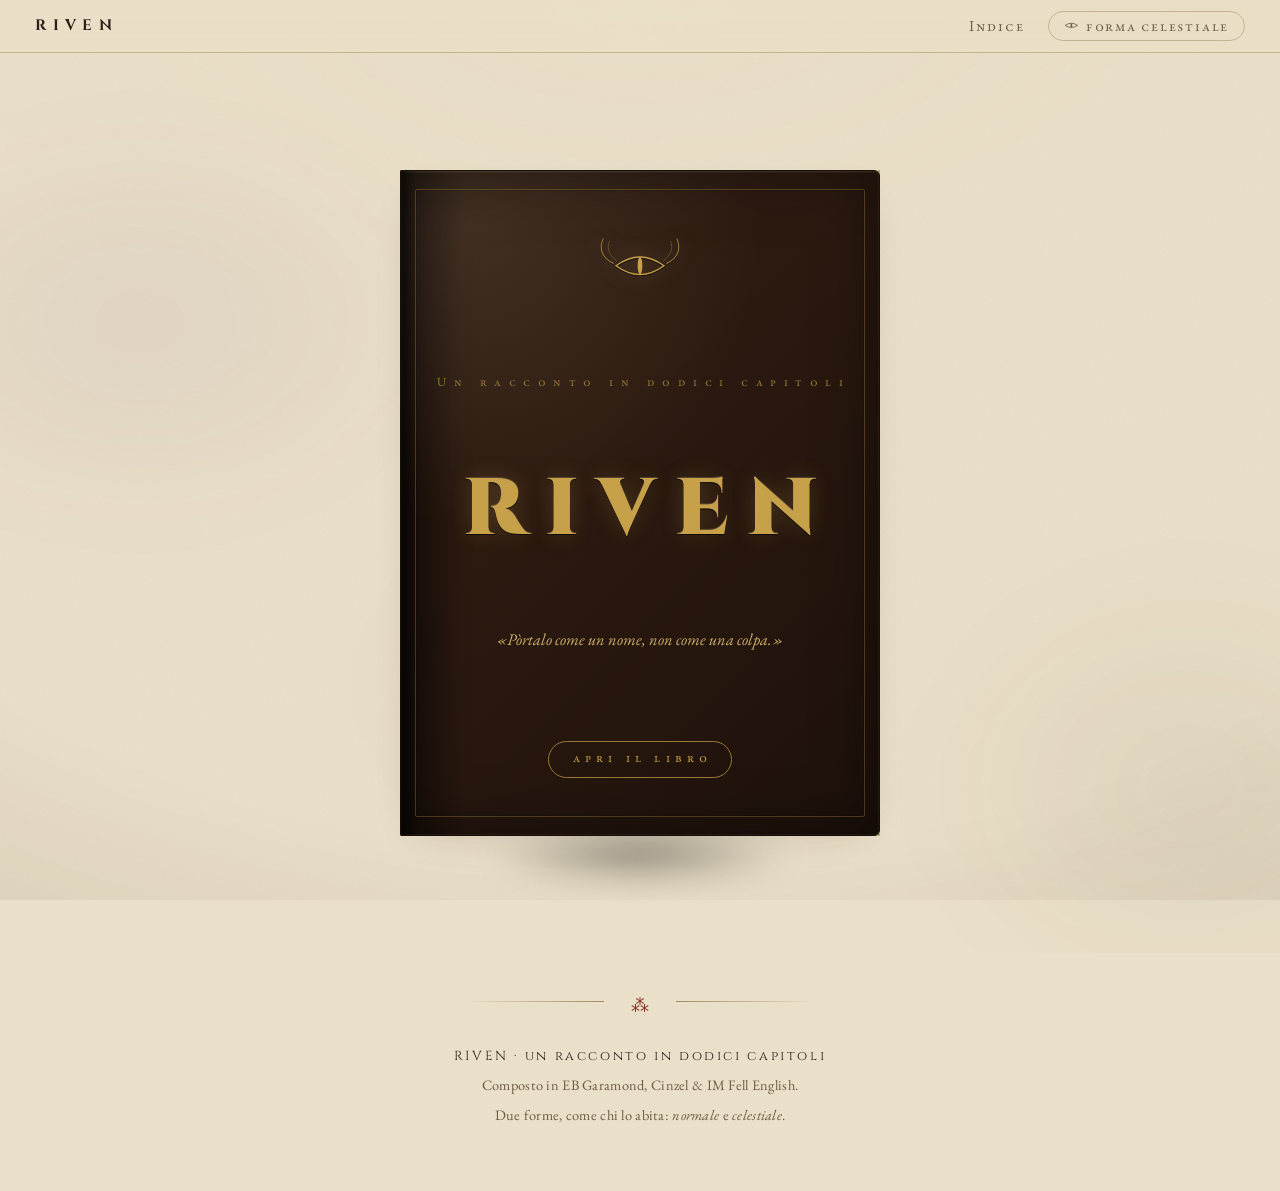
<file: index.html>
<!doctype html>
<html lang="it" data-tema="normale">

<head>
  <meta charset="utf-8">
  <meta name="viewport" content="width=device-width, initial-scale=1">
  <title>RIVEN — Il quaderno dello strappo</title>
  <meta name="description" content="Un racconto gotico in dodici capitoli.">
  <meta property="og:title" content="RIVEN — Il quaderno dello strappo">
  <meta property="og:description" content="Un racconto gotico in dodici capitoli.">
  <link rel="preconnect" href="https://fonts.googleapis.com">
  <link rel="preconnect" href="https://fonts.gstatic.com" crossorigin>
  <link
    href="https://fonts.googleapis.com/css2?family=Cinzel:wght@700;900&family=EB+Garamond:ital,wght@0,400;0,600;1,400;1,600&family=IM+Fell+English:ital@0;1&family=Caveat:wght@400;600;700&display=swap"
    rel="stylesheet">
  <link rel="stylesheet" href="css/stile.css?v=1781432288">
  <script>try { var f = localStorage.getItem('riven-forma'); if (!f) f = matchMedia('(prefers-color-scheme: dark)').matches ? 'celestiale' : 'normale'; document.documentElement.setAttribute('data-tema', f); } catch (e) { }</script>
</head>

<body class="home">
  <div class="fiume" aria-hidden="true"><i></i></div>
  <header class="barra">
    <a class="marchio" href="index.html">RIVEN</a>
    <nav>
      <a href="indice.html">Indice</a>
      <button class="forma" type="button"><svg class="occhio" viewBox="0 0 24 16" fill="none" aria-hidden="true">
          <path d="M2 8 Q12 1 22 8 Q12 15 2 8 Z" stroke="currentColor" stroke-width="1.4" />
          <ellipse cx="12" cy="8" rx="1.4" ry="3.6" fill="currentColor" />
        </svg><span class="etichetta">forma celestiale</span></button>
    </nav>
  </header>
  <section class="copertina">
    <div class="fumo a" aria-hidden="true"></div>
    <div class="fumo b" aria-hidden="true"></div>
    <div class="fumo c" aria-hidden="true"></div>

    <div class="scena-libro">
      <div class="libro3d" id="libro3d" role="button" tabindex="0" aria-label="Apri il libro">
        <div class="bordo-superiore" aria-hidden="true"></div>
        <div class="bordo-destro" aria-hidden="true"></div>
        <div class="bordo-inferiore" aria-hidden="true"></div>
        <div class="dorso" aria-hidden="true"></div>

        <div class="copertina-retro" aria-hidden="true">
          <svg viewBox="0 0 120 80" class="sigillo-retro" fill="none" aria-hidden="true">
            <path d="M30 46 Q60 24 90 46 Q60 68 30 46 Z" stroke-width="1.4" />
            <ellipse cx="60" cy="46" rx="2.6" ry="9" />
          </svg>
          <p class="sinossi">
            Un quaderno trovato tra la neve e il fango.<br>Una creatura che non sa di essere un mostro.<br>Dodici
            capitoli per scendere nell'abisso dell'Altopiano, dove la pietà non esiste e ogni pagina
            sanguina.<br><br>Non aprire se hai paura del buio.
          </p>
        </div>

        <div class="pagina-dentro">
          <div class="incipit">
            <p>C'era un fiume, ai margini delle carte,<br>che non aveva dottrina e non aveva pietà:<br>portava ciò che
              gli veniva affidato,<br>e posava ciò che decideva di posare.</p>
            <p>Una notte d'inverno portò un cesto.<br>Dentro il cesto c'era una cosa senza nome,<br>che guardava il buio
              come si guarda una casa.</p>
            <p>Questa è la storia di come quella cosa ebbe un nome,<br>di ciò che il nome le costò,<br>e di un libro
              lasciato a metà da chi venne prima.</p>
            <p class="monito">Chi legge, sappia: qui nessuna pagina si chiude.<br>Si aprono soltanto.</p>
            <div style="text-align:center; margin-top: 2rem;">
              <button class="vai-indice" onclick="window.location.href='indice.html'">Sfoglia l'Indice</button>
            </div>
          </div>
        </div>

        <div class="copertina-libro">
          <div class="faccia fronte">
            <svg class="sigillo" viewBox="0 0 120 80" fill="none" xmlns="http://www.w3.org/2000/svg" aria-hidden="true">
              <path class="tratto" d="M30 46 Q60 24 90 46 Q60 68 30 46 Z" stroke-width="1.6" />
              <ellipse class="pupilla" cx="60" cy="46" rx="3" ry="11" />
              <path class="tratto" d="M27 43 C13 37 8 25 14 12" stroke-width="1.3" opacity=".75" />
              <path class="tratto" d="M31 40 C21 33 18 24 22 15" stroke-width="1" opacity=".45" />
              <path class="tratto" d="M93 43 C107 37 112 25 106 12" stroke-width="1.3" opacity=".75" />
              <path class="tratto" d="M89 40 C99 33 102 24 98 15" stroke-width="1" opacity=".45" />
            </svg>
            <p class="sovratitolo">Un racconto in dodici capitoli</p>
            <h1 class="titolone">RIVEN</h1>
            <p class="sottotitolo">«Pòrtalo come un nome, non come una colpa.»</p>
            <span class="invito">apri il libro</span>
          </div>
          <div class="faccia retro" aria-hidden="true">
            <!-- L'interno della copertina anteriore resta vuoto e pulito -->
          </div>
        </div>
      </div>
    </div>

    <div class="segnalibro">
      <button class="chiudi-segnalibro" title="Chiudi" aria-label="Chiudi segnalibro">✖</button>
      <span class="dove-eri">riprendi la lettura</span>
      <a class="link-leggi" href="#"></a>
    </div>
  </section>
  <footer class="colophon">
    <span class="fregio">⁂</span>
    <p>RIVEN · un racconto in dodici capitoli</p>
    <p>Composto in EB Garamond, Cinzel &amp; IM Fell English.</p>
    <p>Due forme, come chi lo abita: <em>normale</em> e <em>celestiale</em>.</p>
  </footer>
  <script src="js/lettura.js?v=1781432288"></script>
</body>

</html>
</file>
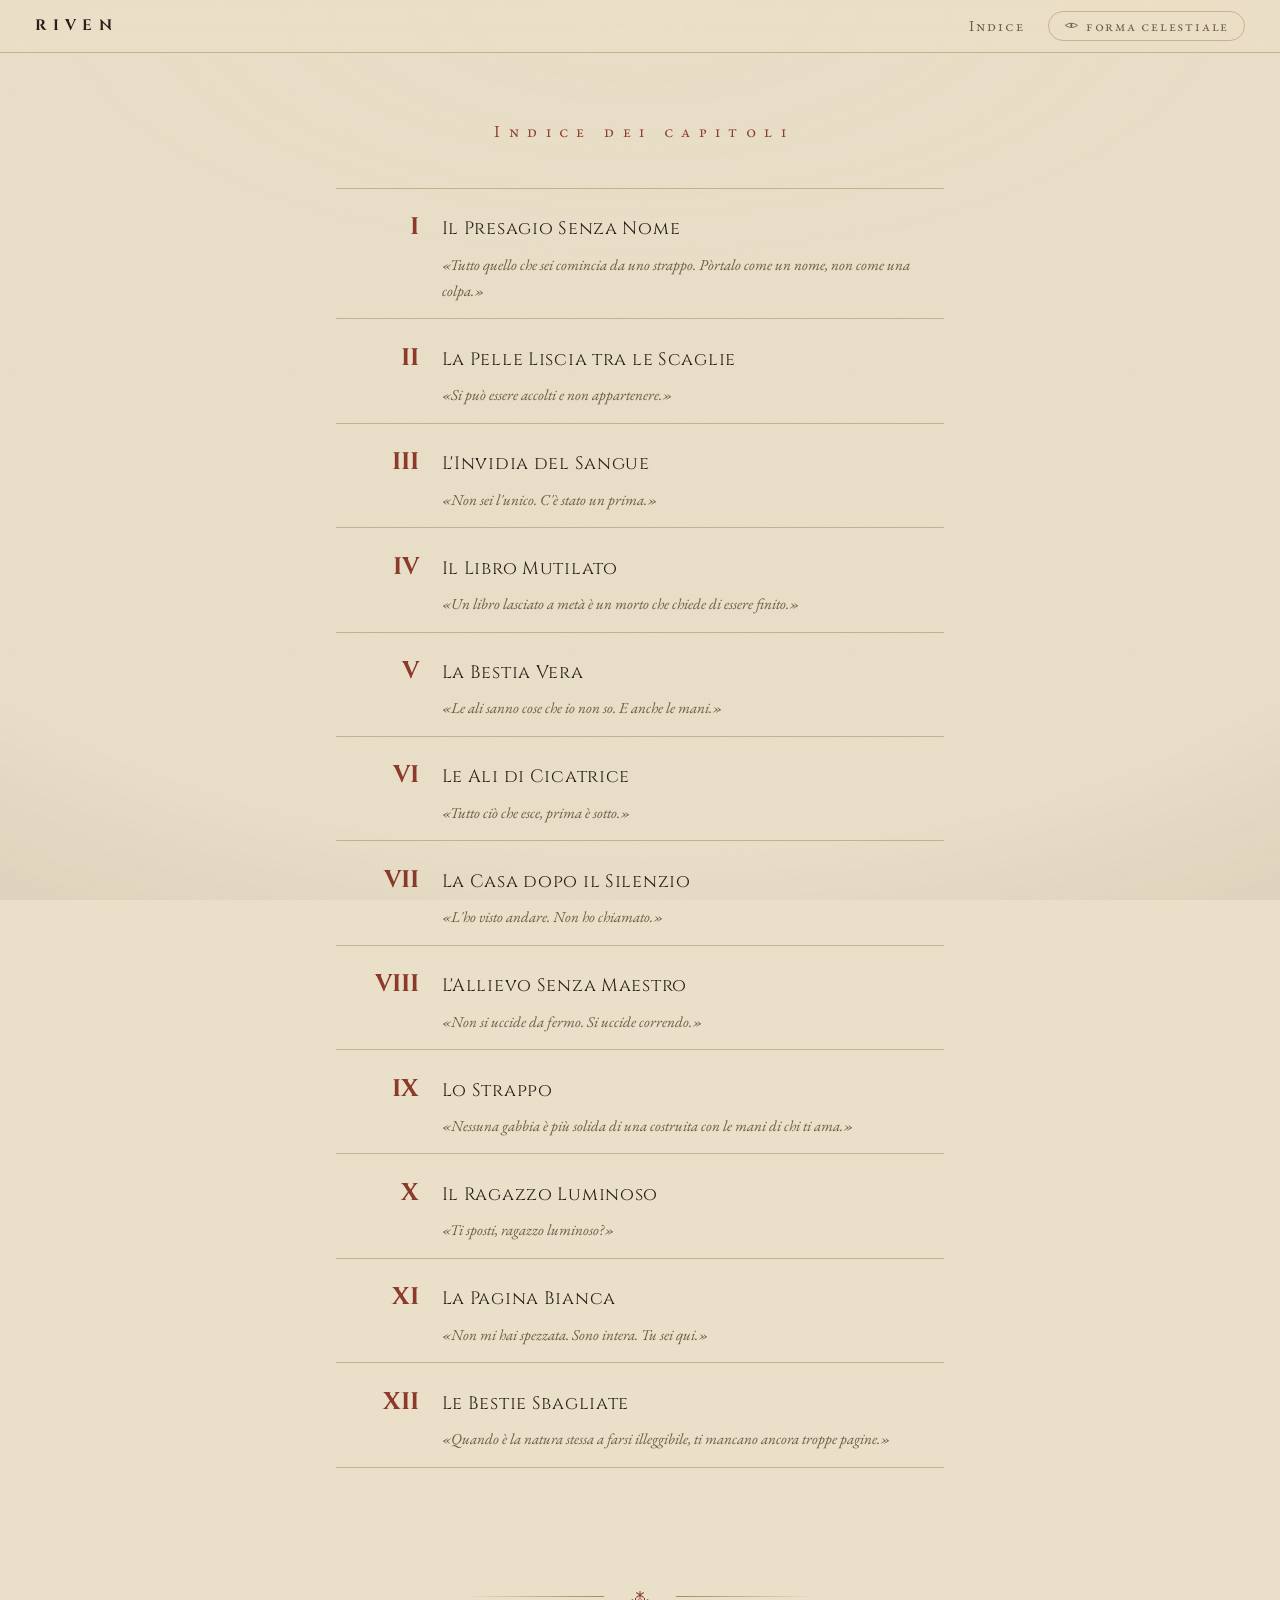
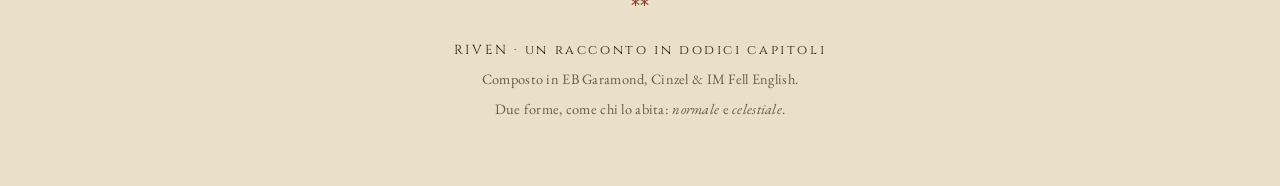
<file: indice.html>
<!doctype html>
<html lang="it" data-tema="normale">
<head>
<meta charset="utf-8">
<meta name="viewport" content="width=device-width, initial-scale=1">
<title>Indice — RIVEN</title>
<meta name="description" content="L&#x27;indice dei capitoli del racconto.">
<meta property="og:title" content="Indice — RIVEN">
<meta property="og:description" content="L&#x27;indice dei capitoli del racconto.">
<link rel="preconnect" href="https://fonts.googleapis.com"><link rel="preconnect" href="https://fonts.gstatic.com" crossorigin><link href="https://fonts.googleapis.com/css2?family=Cinzel:wght@700;900&family=EB+Garamond:ital,wght@0,400;0,600;1,400;1,600&family=IM+Fell+English:ital@0;1&family=Caveat:wght@400;600;700&display=swap" rel="stylesheet">
<link rel="stylesheet" href="css/stile.css?v=1781432288">
<script>try{var f=localStorage.getItem('riven-forma');if(!f)f=matchMedia('(prefers-color-scheme: dark)').matches?'celestiale':'normale';document.documentElement.setAttribute('data-tema',f);}catch(e){}</script>
</head>
<body class="pagina-indice">
<div class="fiume" aria-hidden="true"><i></i></div>
<header class="barra">
  <a class="marchio" href="index.html">RIVEN</a>
  <nav>
    <a href="indice.html">Indice</a>
    <button class="forma" type="button"><svg class="occhio" viewBox="0 0 24 16" fill="none" aria-hidden="true">
  <path d="M2 8 Q12 1 22 8 Q12 15 2 8 Z" stroke="currentColor" stroke-width="1.4"/>
  <ellipse cx="12" cy="8" rx="1.4" ry="3.6" fill="currentColor"/>
</svg><span class="etichetta">forma celestiale</span></button>
  </nav>
</header>
<section class="indice" id="indice">
  <h2>Indice dei capitoli</h2>
  <ol>
    <li><a class="voce-indice" href="capitoli/capitolo-01.html">
      <span class="num">I</span><span class="tit">Il Presagio Senza Nome</span>
      <span class="epi">«Tutto quello che sei comincia da uno strappo. Pòrtalo come un nome, non come una colpa.»</span>
    </a></li>
    <li><a class="voce-indice" href="capitoli/capitolo-02.html">
      <span class="num">II</span><span class="tit">La Pelle Liscia tra le Scaglie</span>
      <span class="epi">«Si può essere accolti e non appartenere.»</span>
    </a></li>
    <li><a class="voce-indice" href="capitoli/capitolo-03.html">
      <span class="num">III</span><span class="tit">L&#x27;Invidia del Sangue</span>
      <span class="epi">«Non sei l&#x27;unico. C&#x27;è stato un prima.»</span>
    </a></li>
    <li><a class="voce-indice" href="capitoli/capitolo-04.html">
      <span class="num">IV</span><span class="tit">Il Libro Mutilato</span>
      <span class="epi">«Un libro lasciato a metà è un morto che chiede di essere finito.»</span>
    </a></li>
    <li><a class="voce-indice" href="capitoli/capitolo-05.html">
      <span class="num">V</span><span class="tit">La Bestia Vera</span>
      <span class="epi">«Le ali sanno cose che io non so. E anche le mani.»</span>
    </a></li>
    <li><a class="voce-indice" href="capitoli/capitolo-06.html">
      <span class="num">VI</span><span class="tit">Le Ali di Cicatrice</span>
      <span class="epi">«Tutto ciò che esce, prima è sotto.»</span>
    </a></li>
    <li><a class="voce-indice" href="capitoli/capitolo-07.html">
      <span class="num">VII</span><span class="tit">La Casa dopo il Silenzio</span>
      <span class="epi">«L&#x27;ho visto andare. Non ho chiamato.»</span>
    </a></li>
    <li><a class="voce-indice" href="capitoli/capitolo-08.html">
      <span class="num">VIII</span><span class="tit">L&#x27;Allievo Senza Maestro</span>
      <span class="epi">«Non si uccide da fermo. Si uccide correndo.»</span>
    </a></li>
    <li><a class="voce-indice" href="capitoli/capitolo-09.html">
      <span class="num">IX</span><span class="tit">Lo Strappo</span>
      <span class="epi">«Nessuna gabbia è più solida di una costruita con le mani di chi ti ama.»</span>
    </a></li>
    <li><a class="voce-indice" href="capitoli/capitolo-10.html">
      <span class="num">X</span><span class="tit">Il Ragazzo Luminoso</span>
      <span class="epi">«Ti sposti, ragazzo luminoso?»</span>
    </a></li>
    <li><a class="voce-indice" href="capitoli/capitolo-11.html">
      <span class="num">XI</span><span class="tit">La Pagina Bianca</span>
      <span class="epi">«Non mi hai spezzata. Sono intera. Tu sei qui.»</span>
    </a></li>
    <li><a class="voce-indice" href="capitoli/capitolo-12.html">
      <span class="num">XII</span><span class="tit">Le Bestie Sbagliate</span>
      <span class="epi">«Quando è la natura stessa a farsi illeggibile, ti mancano ancora troppe pagine.»</span>
    </a></li>
  </ol>
</section>
<footer class="colophon">
  <span class="fregio">⁂</span>
  <p>RIVEN · un racconto in dodici capitoli</p>
  <p>Composto in EB Garamond, Cinzel &amp; IM Fell English.</p>
  <p>Due forme, come chi lo abita: <em>normale</em> e <em>celestiale</em>.</p>
</footer>
<script src="js/lettura.js?v=1781432288"></script>
</body>
</html>
</file>
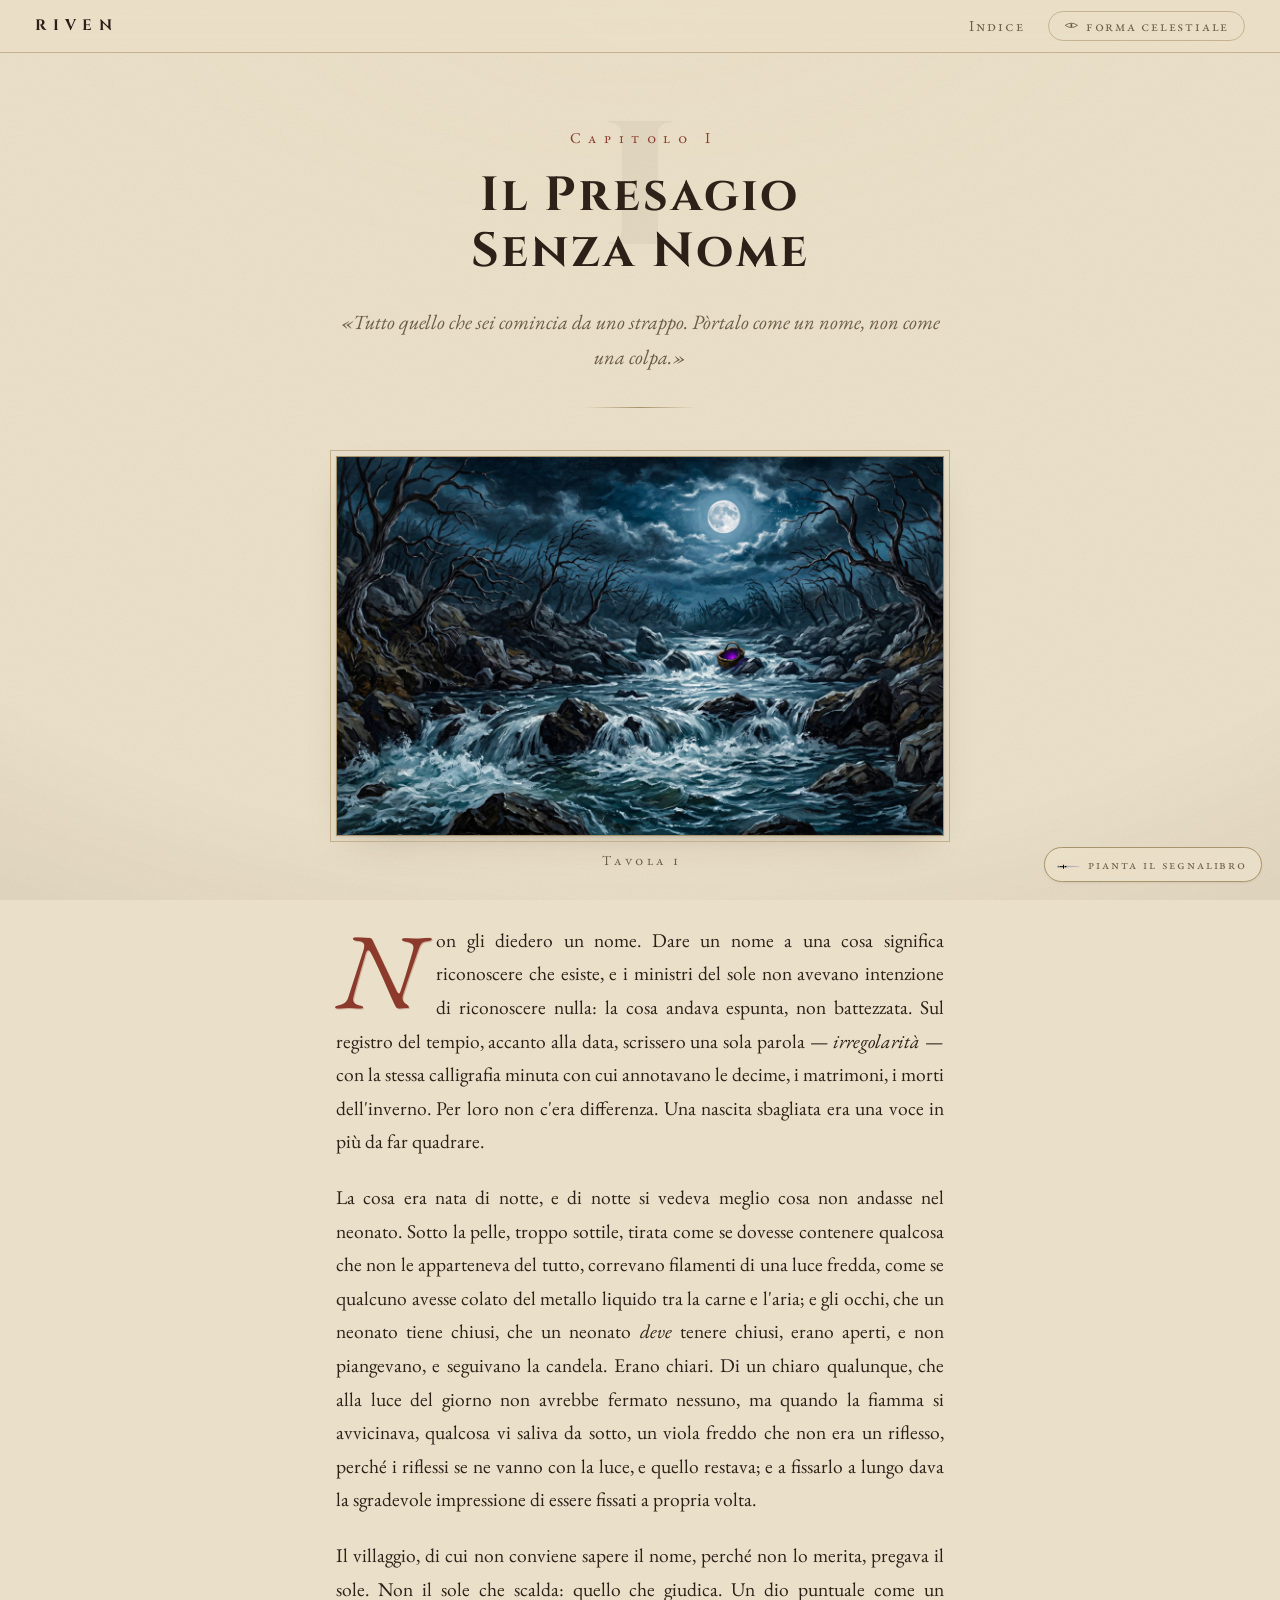
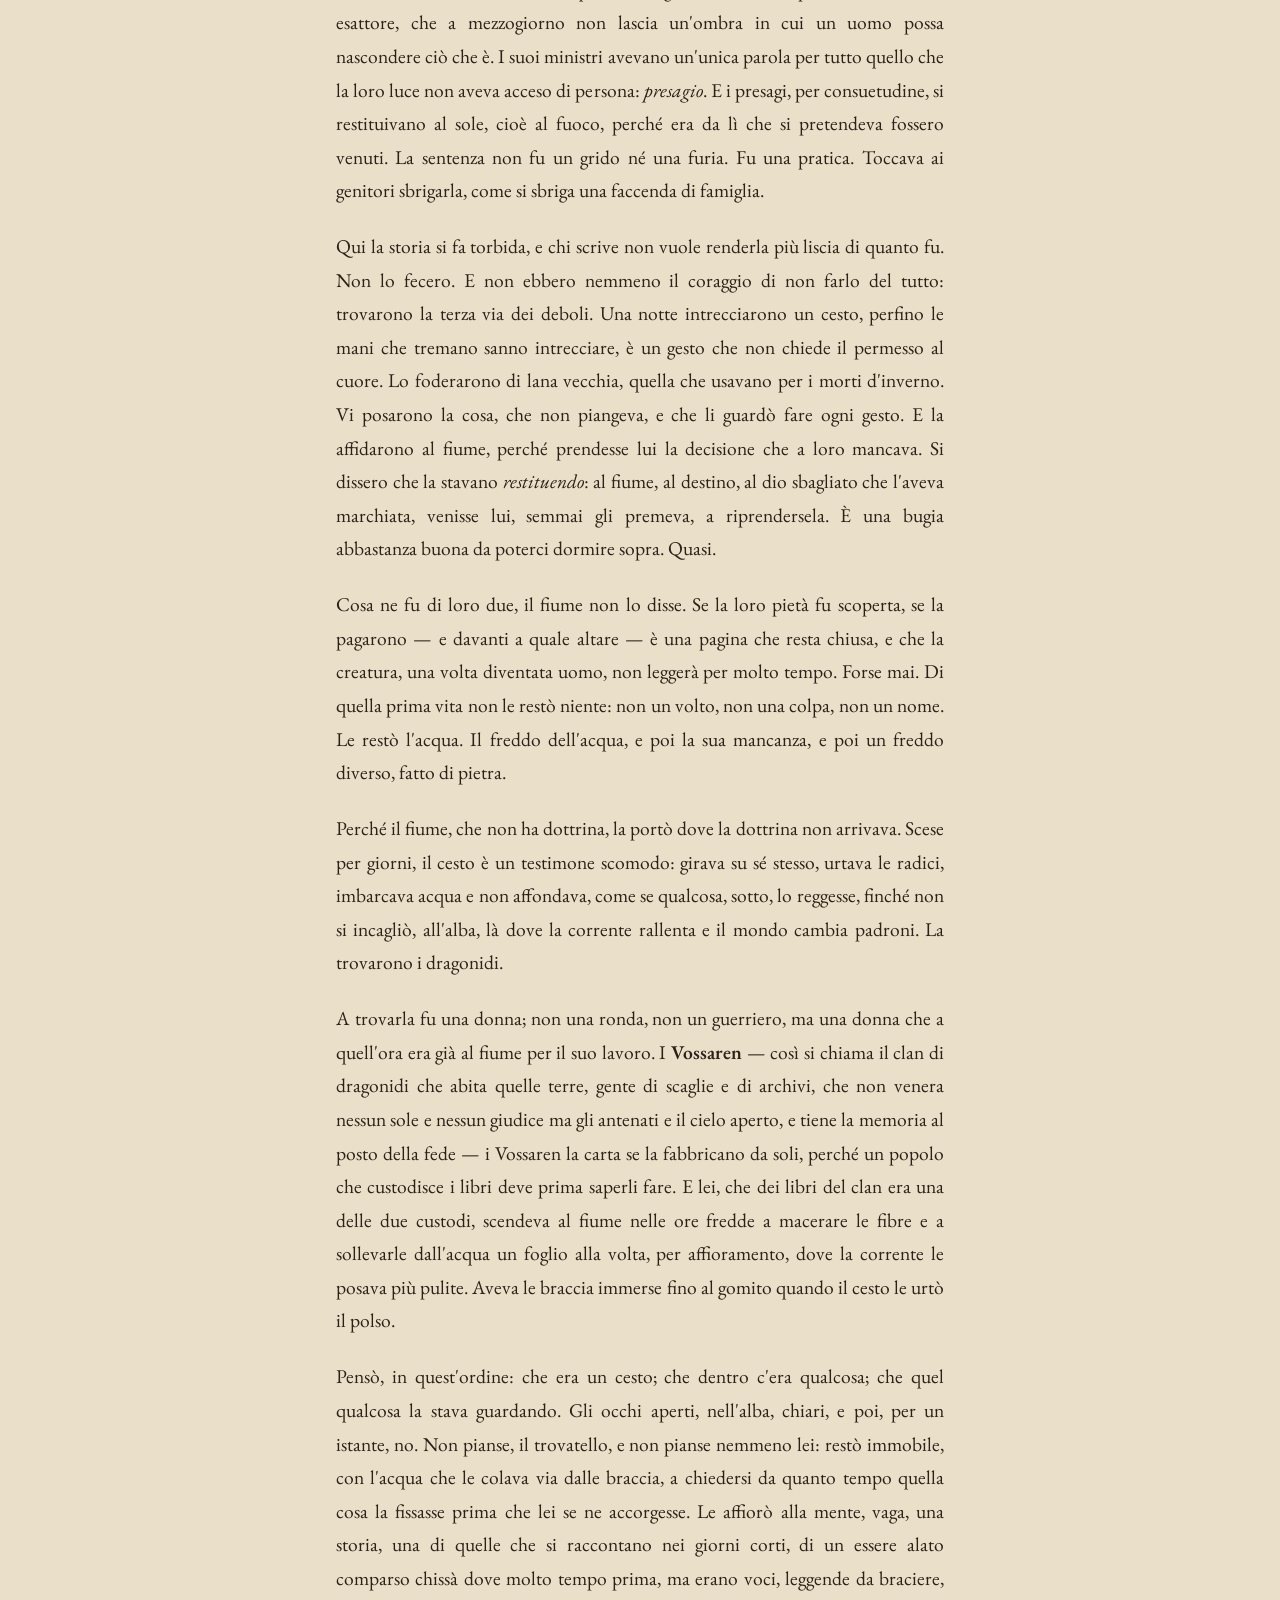
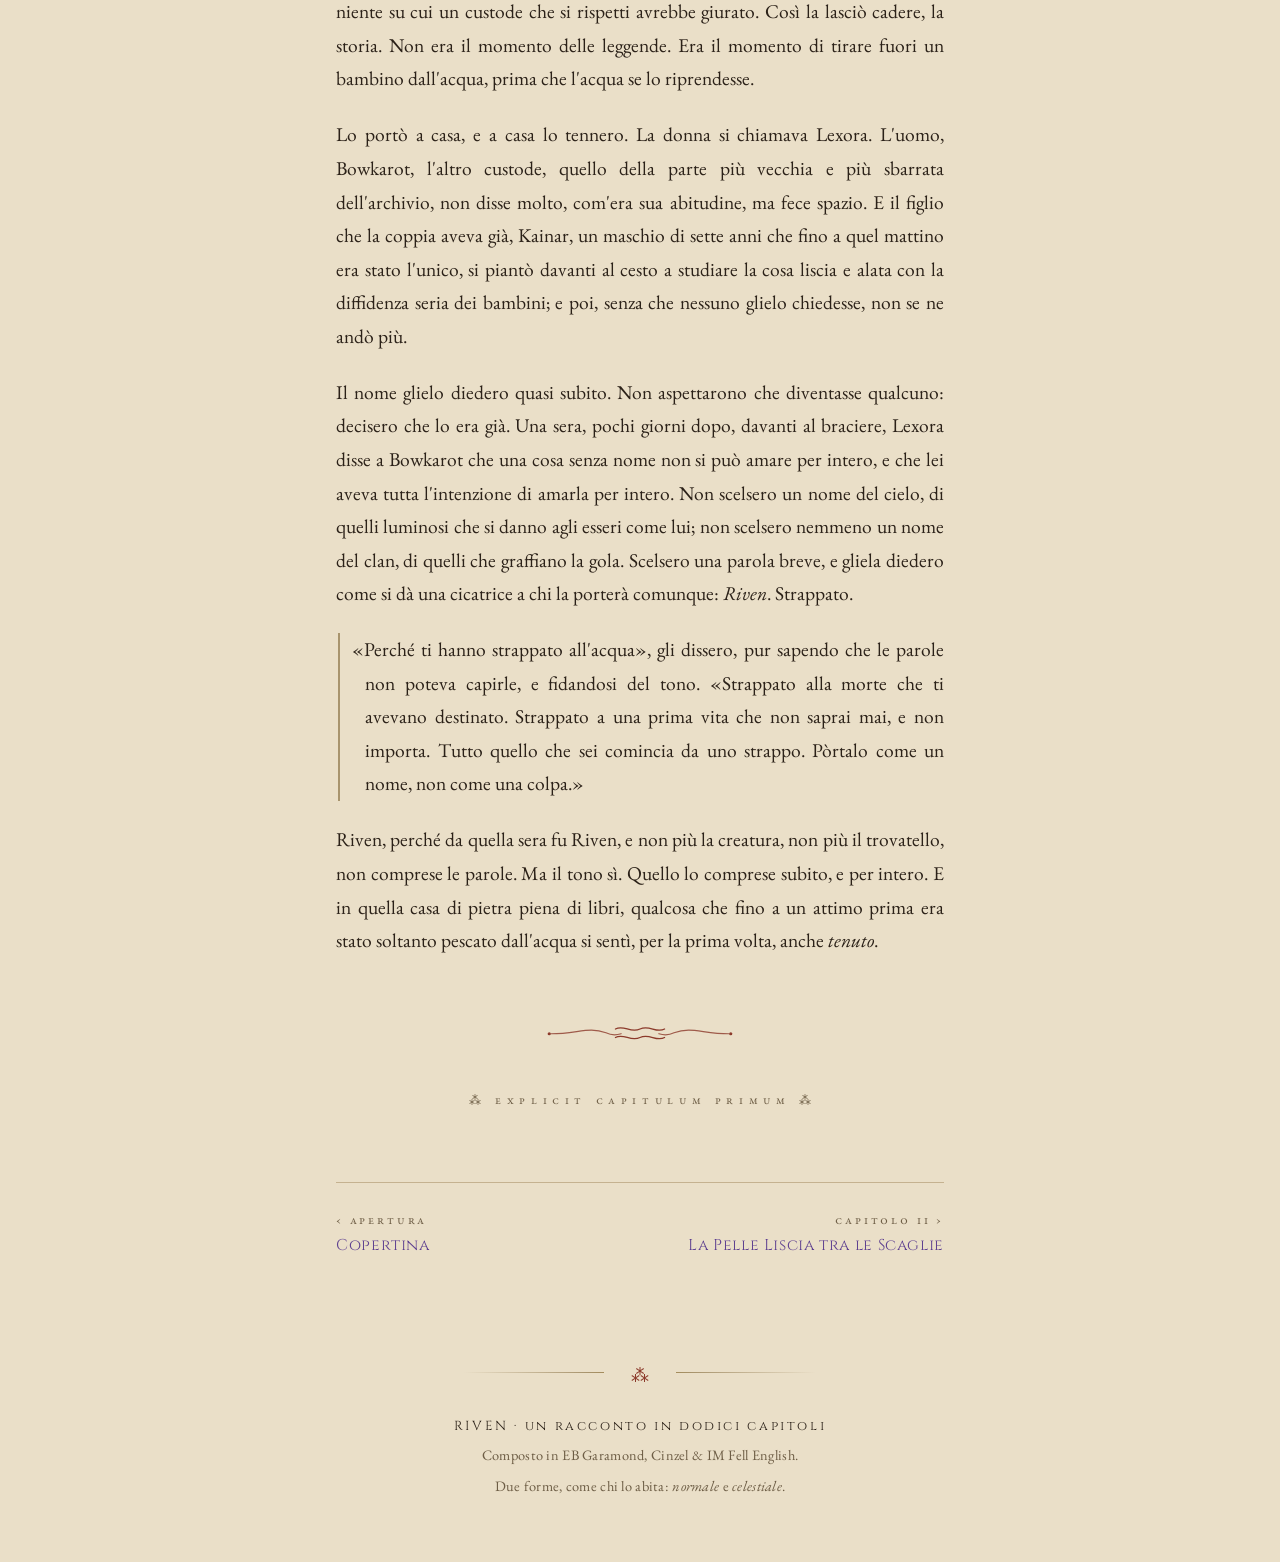
<file: capitoli/capitolo-01.html>
<!doctype html>
<html lang="it" data-tema="normale">
<head>
<meta charset="utf-8">
<meta name="viewport" content="width=device-width, initial-scale=1">
<title>I · Il Presagio Senza Nome — RIVEN</title>
<meta name="description" content="Tutto quello che sei comincia da uno strappo. Pòrtalo come un nome, non come una colpa.">
<meta property="og:title" content="I · Il Presagio Senza Nome — RIVEN">
<meta property="og:description" content="Tutto quello che sei comincia da uno strappo. Pòrtalo come un nome, non come una colpa.">
<link rel="preconnect" href="https://fonts.googleapis.com"><link rel="preconnect" href="https://fonts.gstatic.com" crossorigin><link href="https://fonts.googleapis.com/css2?family=Cinzel:wght@700;900&family=EB+Garamond:ital,wght@0,400;0,600;1,400;1,600&family=IM+Fell+English:ital@0;1&family=Caveat:wght@400;600;700&display=swap" rel="stylesheet">
<link rel="stylesheet" href="../css/stile.css?v=1781432288">
<script>try{var f=localStorage.getItem('riven-forma');if(!f)f=matchMedia('(prefers-color-scheme: dark)').matches?'celestiale':'normale';document.documentElement.setAttribute('data-tema',f);}catch(e){}</script>
</head>
<body class="capitolo" data-cap="I" data-titolo="Il Presagio Senza Nome" data-file="capitolo-01.html"
      data-prev="../index.html" data-next="capitolo-02.html">
<div class="fiume" aria-hidden="true"><i></i></div>
<header class="barra">
  <a class="marchio" href="../index.html">RIVEN</a>
  <nav>
    <a href="../indice.html">Indice</a>
    <button class="forma" type="button"><svg class="occhio" viewBox="0 0 24 16" fill="none" aria-hidden="true">
  <path d="M2 8 Q12 1 22 8 Q12 15 2 8 Z" stroke="currentColor" stroke-width="1.4"/>
  <ellipse cx="12" cy="8" rx="1.4" ry="3.6" fill="currentColor"/>
</svg><span class="etichetta">forma celestiale</span></button>
  </nav>
</header>

<main class="pagina">
  <header class="testata">
    <div class="filigrana" aria-hidden="true">I</div>
    <p class="occhiello">Capitolo I</p>
    <h1 class="titolo">Il Presagio Senza Nome</h1>
    <p class="epigrafe">«Tutto quello che sei comincia da uno strappo. Pòrtalo come un nome, non come una colpa.»</p>
  </header>
  <figure class="tavola" data-base="../img/1">
    <div class="cornice">
      <div class="segnaposto">
        <span class="numerale">I</span>
      </div>
    </div>
    <figcaption>Tavola 1</figcaption>
  </figure>
  <article class="testo">
<p class="incipit"><span class="capolettera">N</span>on gli diedero un nome. Dare un nome a una cosa significa riconoscere che esiste, e i ministri del sole non avevano intenzione di riconoscere nulla: la cosa andava espunta, non battezzata. Sul registro del tempio, accanto alla data, scrissero una sola parola — <em>irregolarità</em> — con la stessa calligrafia minuta con cui annotavano le decime, i matrimoni, i morti dell'inverno. Per loro non c'era differenza. Una nascita sbagliata era una voce in più da far quadrare.</p>
<p>La cosa era nata di notte, e di notte si vedeva meglio cosa non andasse nel neonato. Sotto la pelle, troppo sottile, tirata come se dovesse contenere qualcosa che non le apparteneva del tutto, correvano filamenti di una luce fredda, come se qualcuno avesse colato del metallo liquido tra la carne e l'aria; e gli occhi, che un neonato tiene chiusi, che un neonato <em>deve</em> tenere chiusi, erano aperti, e non piangevano, e seguivano la candela. Erano chiari. Di un chiaro qualunque, che alla luce del giorno non avrebbe fermato nessuno, ma quando la fiamma si avvicinava, qualcosa vi saliva da sotto, un viola freddo che non era un riflesso, perché i riflessi se ne vanno con la luce, e quello restava; e a fissarlo a lungo dava la sgradevole impressione di essere fissati a propria volta.</p>
<p>Il villaggio, di cui non conviene sapere il nome, perché non lo merita, pregava il sole. Non il sole che scalda: quello che giudica. Un dio puntuale come un esattore, che a mezzogiorno non lascia un'ombra in cui un uomo possa nascondere ciò che è. I suoi ministri avevano un'unica parola per tutto quello che la loro luce non aveva acceso di persona: <em>presagio</em>. E i presagi, per consuetudine, si restituivano al sole, cioè al fuoco, perché era da lì che si pretendeva fossero venuti. La sentenza non fu un grido né una furia. Fu una pratica. Toccava ai genitori sbrigarla, come si sbriga una faccenda di famiglia.</p>
<p>Qui la storia si fa torbida, e chi scrive non vuole renderla più liscia di quanto fu. Non lo fecero. E non ebbero nemmeno il coraggio di non farlo del tutto: trovarono la terza via dei deboli. Una notte intrecciarono un cesto, perfino le mani che tremano sanno intrecciare, è un gesto che non chiede il permesso al cuore. Lo foderarono di lana vecchia, quella che usavano per i morti d'inverno. Vi posarono la cosa, che non piangeva, e che li guardò fare ogni gesto. E la affidarono al fiume, perché prendesse lui la decisione che a loro mancava. Si dissero che la stavano <em>restituendo</em>: al fiume, al destino, al dio sbagliato che l'aveva marchiata, venisse lui, semmai gli premeva, a riprendersela. È una bugia abbastanza buona da poterci dormire sopra. Quasi.</p>
<p>Cosa ne fu di loro due, il fiume non lo disse. Se la loro pietà fu scoperta, se la pagarono — e davanti a quale altare — è una pagina che resta chiusa, e che la creatura, una volta diventata uomo, non leggerà per molto tempo. Forse mai. Di quella prima vita non le restò niente: non un volto, non una colpa, non un nome. Le restò l'acqua. Il freddo dell'acqua, e poi la sua mancanza, e poi un freddo diverso, fatto di pietra.</p>
<p>Perché il fiume, che non ha dottrina, la portò dove la dottrina non arrivava. Scese per giorni, il cesto è un testimone scomodo: girava su sé stesso, urtava le radici, imbarcava acqua e non affondava, come se qualcosa, sotto, lo reggesse, finché non si incagliò, all'alba, là dove la corrente rallenta e il mondo cambia padroni. La trovarono i dragonidi.</p>
<p>A trovarla fu una donna; non una ronda, non un guerriero, ma una donna che a quell'ora era già al fiume per il suo lavoro. I <strong>Vossaren</strong> — così si chiama il clan di dragonidi che abita quelle terre, gente di scaglie e di archivi, che non venera nessun sole e nessun giudice ma gli antenati e il cielo aperto, e tiene la memoria al posto della fede — i Vossaren la carta se la fabbricano da soli, perché un popolo che custodisce i libri deve prima saperli fare. E lei, che dei libri del clan era una delle due custodi, scendeva al fiume nelle ore fredde a macerare le fibre e a sollevarle dall'acqua un foglio alla volta, per affioramento, dove la corrente le posava più pulite. Aveva le braccia immerse fino al gomito quando il cesto le urtò il polso.</p>
<p>Pensò, in quest'ordine: che era un cesto; che dentro c'era qualcosa; che quel qualcosa la stava guardando. Gli occhi aperti, nell'alba, chiari, e poi, per un istante, no. Non pianse, il trovatello, e non pianse nemmeno lei: restò immobile, con l'acqua che le colava via dalle braccia, a chiedersi da quanto tempo quella cosa la fissasse prima che lei se ne accorgesse. Le affiorò alla mente, vaga, una storia, una di quelle che si raccontano nei giorni corti, di un essere alato comparso chissà dove molto tempo prima, ma erano voci, leggende da braciere, niente su cui un custode che si rispetti avrebbe giurato. Così la lasciò cadere, la storia. Non era il momento delle leggende. Era il momento di tirare fuori un bambino dall'acqua, prima che l'acqua se lo riprendesse.</p>
<p>Lo portò a casa, e a casa lo tennero. La donna si chiamava Lexora. L'uomo, Bowkarot, l'altro custode, quello della parte più vecchia e più sbarrata dell'archivio, non disse molto, com'era sua abitudine, ma fece spazio. E il figlio che la coppia aveva già, Kainar, un maschio di sette anni che fino a quel mattino era stato l'unico, si piantò davanti al cesto a studiare la cosa liscia e alata con la diffidenza seria dei bambini; e poi, senza che nessuno glielo chiedesse, non se ne andò più.</p>
<p>Il nome glielo diedero quasi subito. Non aspettarono che diventasse qualcuno: decisero che lo era già. Una sera, pochi giorni dopo, davanti al braciere, Lexora disse a Bowkarot che una cosa senza nome non si può amare per intero, e che lei aveva tutta l'intenzione di amarla per intero. Non scelsero un nome del cielo, di quelli luminosi che si danno agli esseri come lui; non scelsero nemmeno un nome del clan, di quelli che graffiano la gola. Scelsero una parola breve, e gliela diedero come si dà una cicatrice a chi la porterà comunque: <em>Riven</em>. Strappato.</p>
<p class="dialogo">«Perché ti hanno strappato all'acqua», gli dissero, pur sapendo che le parole non poteva capirle, e fidandosi del tono. «Strappato alla morte che ti avevano destinato. Strappato a una prima vita che non saprai mai, e non importa. Tutto quello che sei comincia da uno strappo. Pòrtalo come un nome, non come una colpa.»</p>
<p>Riven, perché da quella sera fu Riven, e non più la creatura, non più il trovatello, non comprese le parole. Ma il tono sì. Quello lo comprese subito, e per intero. E in quella casa di pietra piena di libri, qualcosa che fino a un attimo prima era stato soltanto pescato dall'acqua si sentì, per la prima volta, anche <em>tenuto</em>.</p>
  </article>
  <div class="finalino-wrap"><svg class="finalino" viewBox="0 0 220 46" fill="none" aria-hidden="true"><g class="vite"><path d="M16 23 C44 23 56 15 74 22 C80 25 84 25 90 23"/><path d="M204 23 C176 23 164 15 146 22 C140 25 136 25 130 23"/><circle class="pieno" cx="14" cy="23" r="1.7"/><circle class="pieno" cx="206" cy="23" r="1.7"/></g><g class="motivo"><path d="M84 18 C93 13 100 23 110 18 C120 13 127 23 136 18"/><path d="M84 27 C93 22 100 32 110 27 C120 22 127 32 136 27"/></g></svg></div>
  <p class="explicit">⁂ explicit capitulum primum ⁂</p>

  <nav class="passi">
    <a href="../index.html"><span class="verso">‹ apertura</span><span class="dove">Copertina</span></a>
    <a class="innanzi" href="capitolo-02.html"><span class="verso">capitolo ii ›</span><span class="dove">La Pelle Liscia tra le Scaglie</span></a>
  </nav>
</main>
<footer class="colophon">
  <span class="fregio">⁂</span>
  <p>RIVEN · un racconto in dodici capitoli</p>
  <p>Composto in EB Garamond, Cinzel &amp; IM Fell English.</p>
  <p>Due forme, come chi lo abita: <em>normale</em> e <em>celestiale</em>.</p>
</footer>
<script src="../js/lettura.js?v=1781432288"></script>
</body>
</html>
</file>
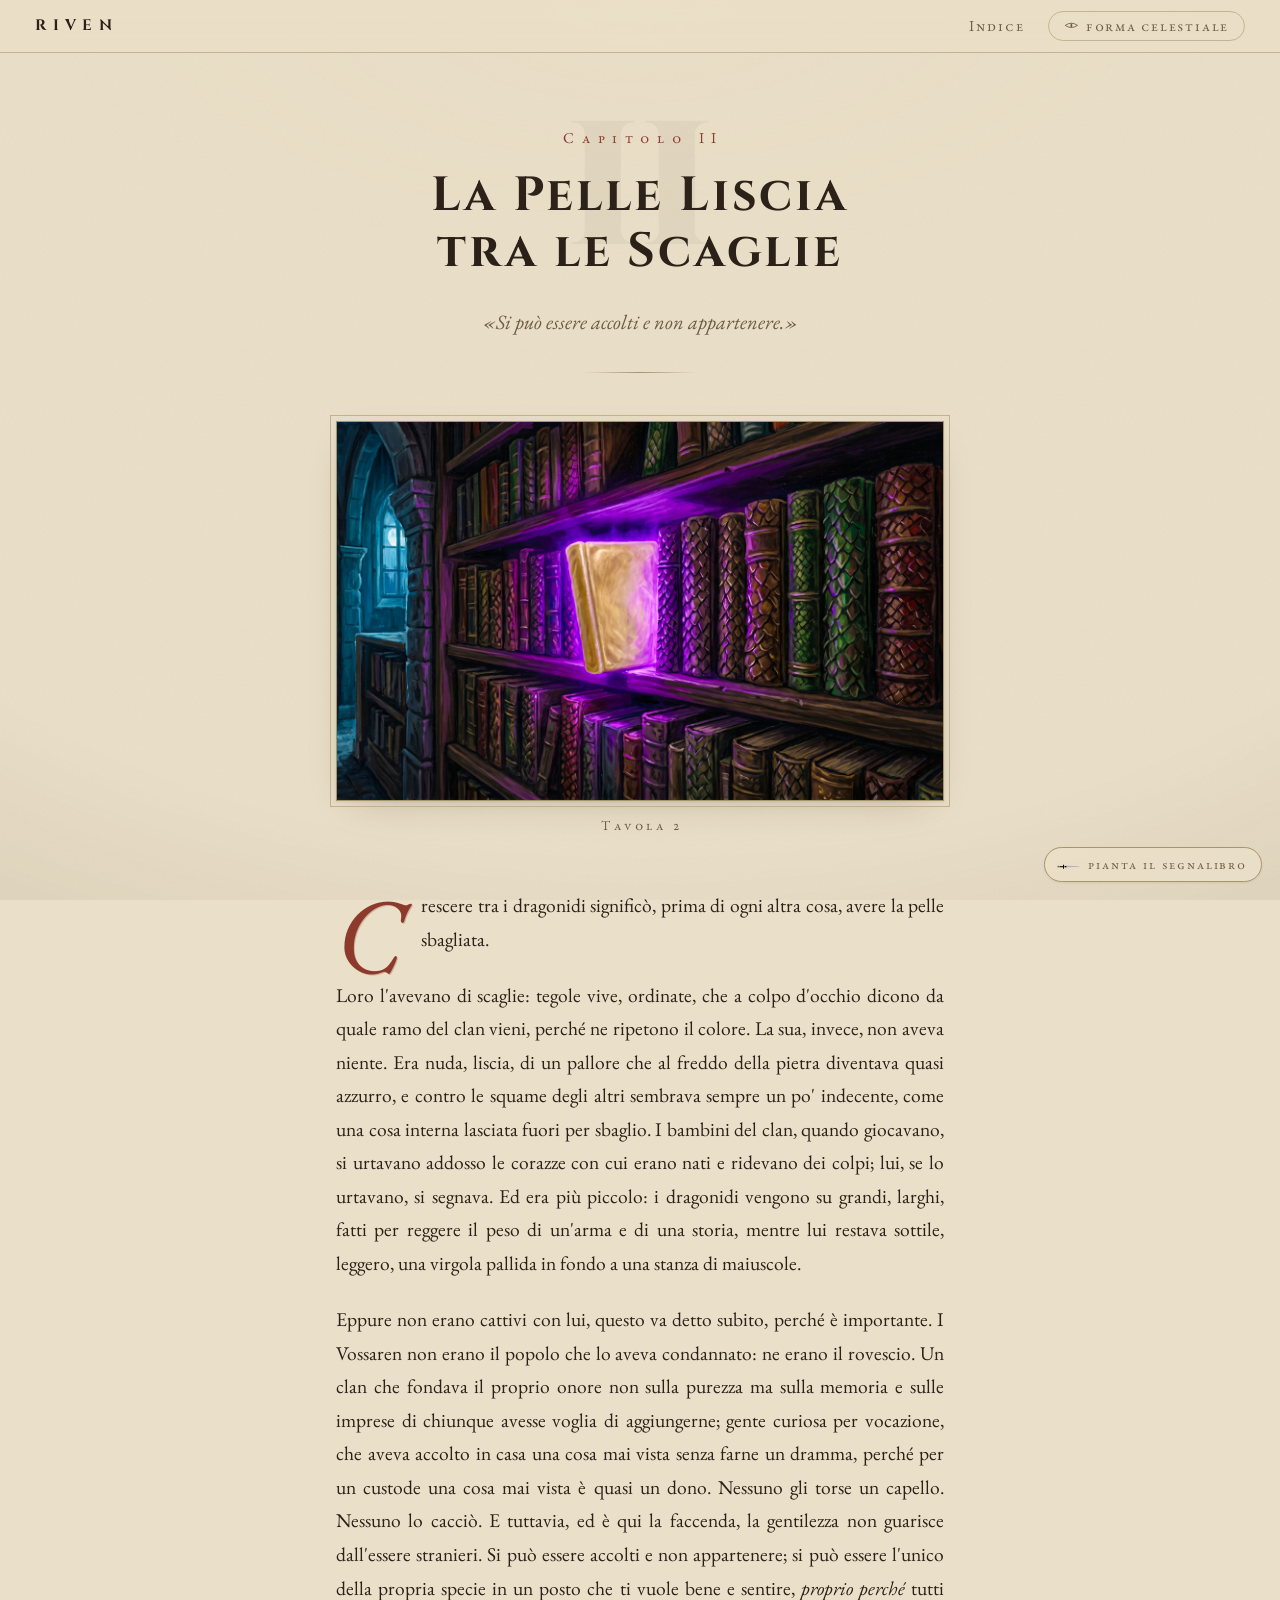
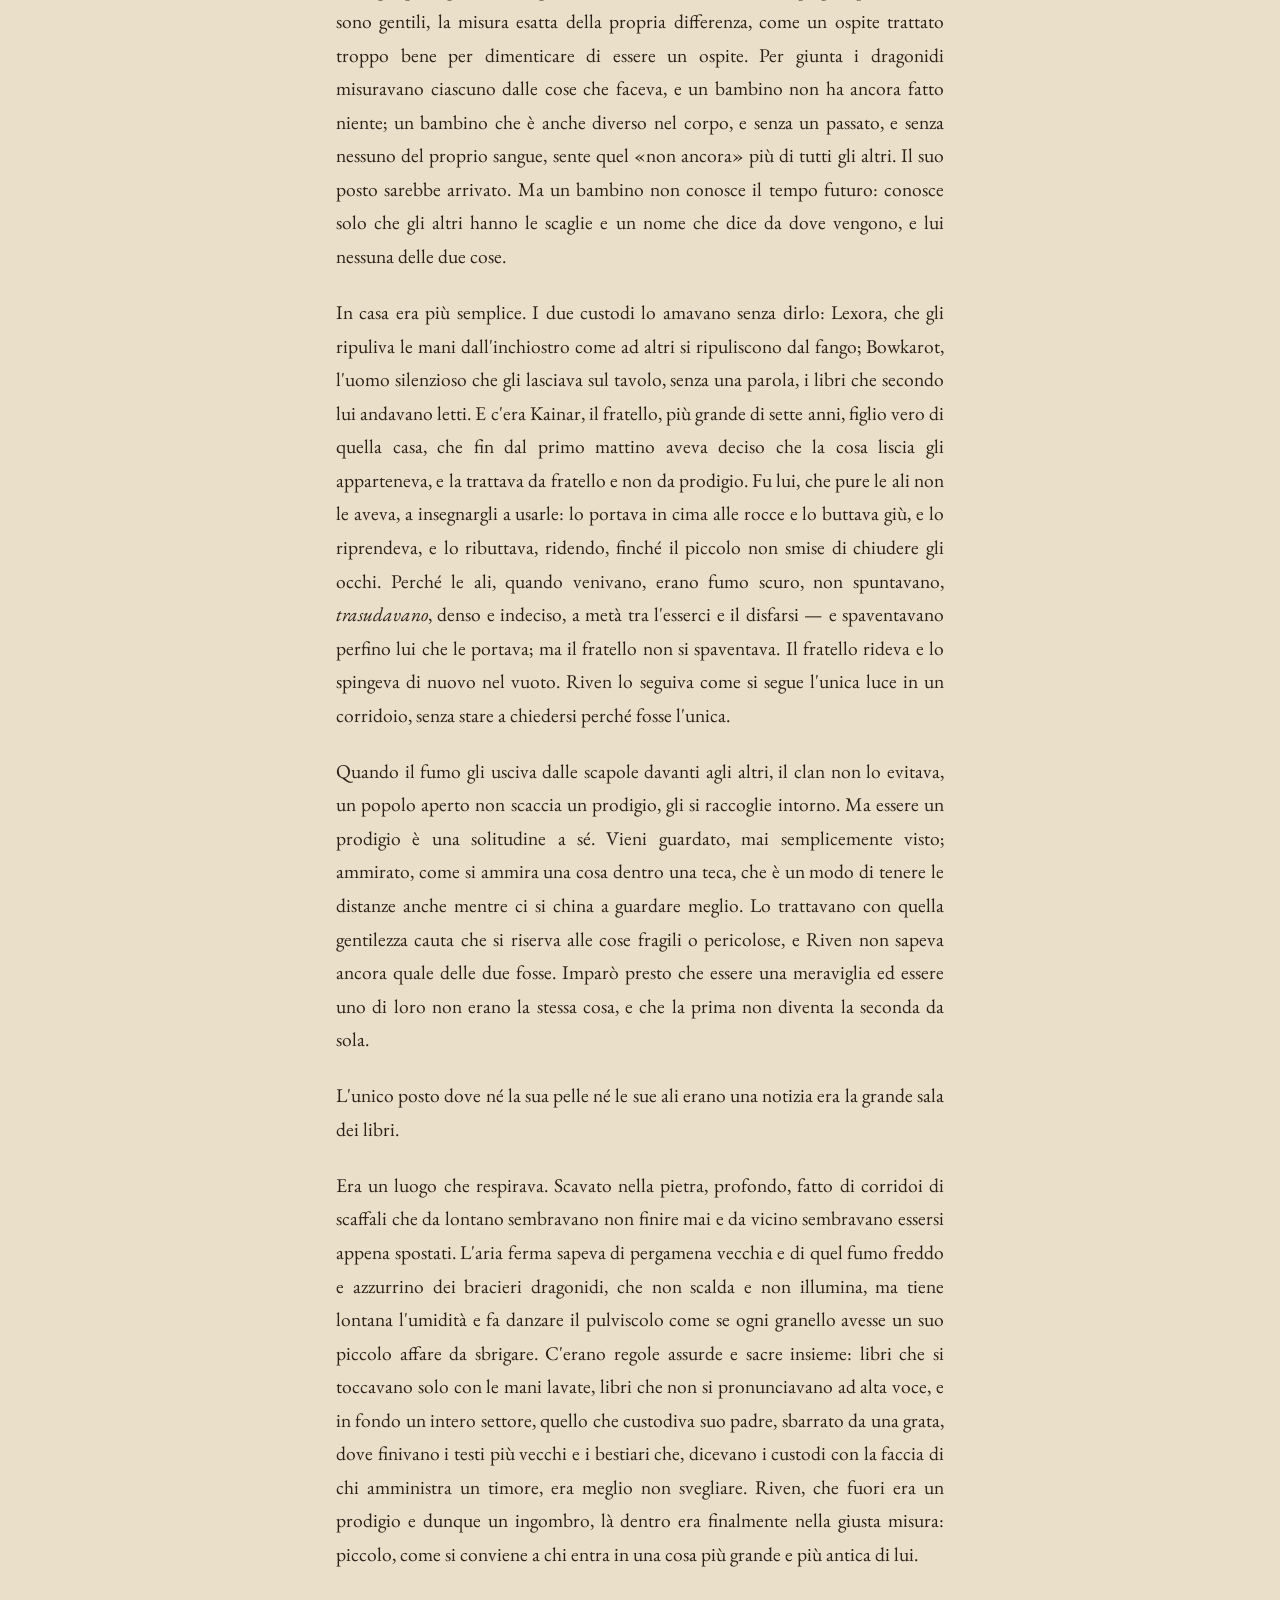
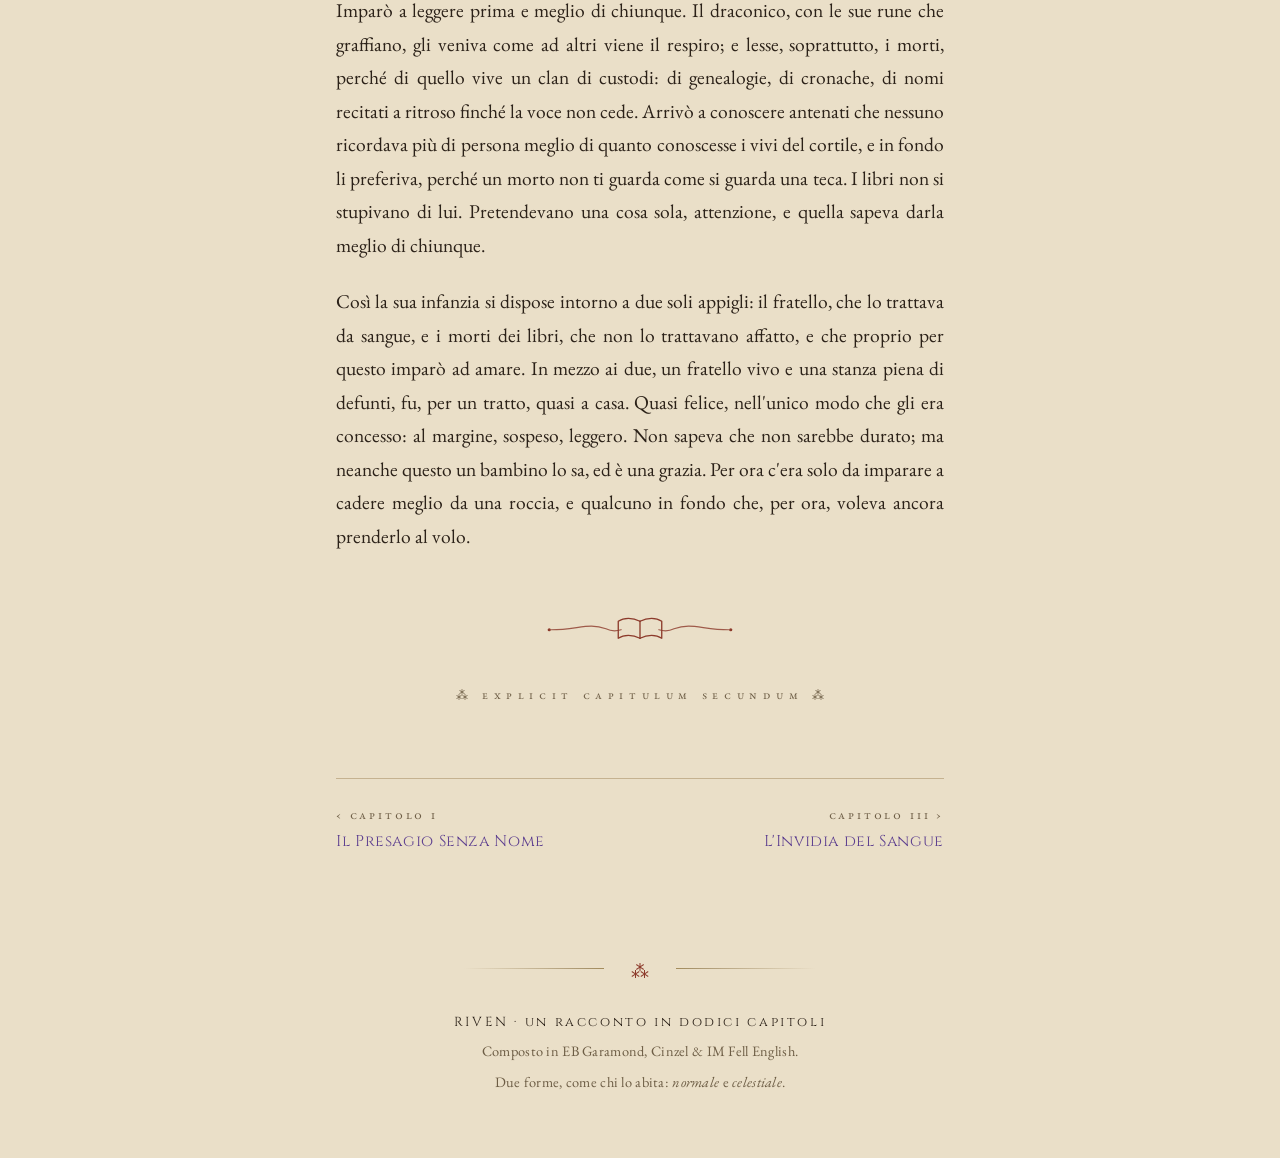
<file: capitoli/capitolo-02.html>
<!doctype html>
<html lang="it" data-tema="normale">
<head>
<meta charset="utf-8">
<meta name="viewport" content="width=device-width, initial-scale=1">
<title>II · La Pelle Liscia tra le Scaglie — RIVEN</title>
<meta name="description" content="Si può essere accolti e non appartenere.">
<meta property="og:title" content="II · La Pelle Liscia tra le Scaglie — RIVEN">
<meta property="og:description" content="Si può essere accolti e non appartenere.">
<link rel="preconnect" href="https://fonts.googleapis.com"><link rel="preconnect" href="https://fonts.gstatic.com" crossorigin><link href="https://fonts.googleapis.com/css2?family=Cinzel:wght@700;900&family=EB+Garamond:ital,wght@0,400;0,600;1,400;1,600&family=IM+Fell+English:ital@0;1&family=Caveat:wght@400;600;700&display=swap" rel="stylesheet">
<link rel="stylesheet" href="../css/stile.css?v=1781432288">
<script>try{var f=localStorage.getItem('riven-forma');if(!f)f=matchMedia('(prefers-color-scheme: dark)').matches?'celestiale':'normale';document.documentElement.setAttribute('data-tema',f);}catch(e){}</script>
</head>
<body class="capitolo" data-cap="II" data-titolo="La Pelle Liscia tra le Scaglie" data-file="capitolo-02.html"
      data-prev="capitolo-01.html" data-next="capitolo-03.html">
<div class="fiume" aria-hidden="true"><i></i></div>
<header class="barra">
  <a class="marchio" href="../index.html">RIVEN</a>
  <nav>
    <a href="../indice.html">Indice</a>
    <button class="forma" type="button"><svg class="occhio" viewBox="0 0 24 16" fill="none" aria-hidden="true">
  <path d="M2 8 Q12 1 22 8 Q12 15 2 8 Z" stroke="currentColor" stroke-width="1.4"/>
  <ellipse cx="12" cy="8" rx="1.4" ry="3.6" fill="currentColor"/>
</svg><span class="etichetta">forma celestiale</span></button>
  </nav>
</header>

<main class="pagina">
  <header class="testata">
    <div class="filigrana" aria-hidden="true">II</div>
    <p class="occhiello">Capitolo II</p>
    <h1 class="titolo">La Pelle Liscia tra le Scaglie</h1>
    <p class="epigrafe">«Si può essere accolti e non appartenere.»</p>
  </header>
  <figure class="tavola" data-base="../img/2">
    <div class="cornice">
      <div class="segnaposto">
        <span class="numerale">II</span>
      </div>
    </div>
    <figcaption>Tavola 2</figcaption>
  </figure>
  <article class="testo">
<p class="incipit"><span class="capolettera">C</span>rescere tra i dragonidi significò, prima di ogni altra cosa, avere la pelle sbagliata.</p>
<p>Loro l'avevano di scaglie: tegole vive, ordinate, che a colpo d'occhio dicono da quale ramo del clan vieni, perché ne ripetono il colore. La sua, invece, non aveva niente. Era nuda, liscia, di un pallore che al freddo della pietra diventava quasi azzurro, e contro le squame degli altri sembrava sempre un po' indecente, come una cosa interna lasciata fuori per sbaglio. I bambini del clan, quando giocavano, si urtavano addosso le corazze con cui erano nati e ridevano dei colpi; lui, se lo urtavano, si segnava. Ed era più piccolo: i dragonidi vengono su grandi, larghi, fatti per reggere il peso di un'arma e di una storia, mentre lui restava sottile, leggero, una virgola pallida in fondo a una stanza di maiuscole.</p>
<p>Eppure non erano cattivi con lui, questo va detto subito, perché è importante. I Vossaren non erano il popolo che lo aveva condannato: ne erano il rovescio. Un clan che fondava il proprio onore non sulla purezza ma sulla memoria e sulle imprese di chiunque avesse voglia di aggiungerne; gente curiosa per vocazione, che aveva accolto in casa una cosa mai vista senza farne un dramma, perché per un custode una cosa mai vista è quasi un dono. Nessuno gli torse un capello. Nessuno lo cacciò. E tuttavia, ed è qui la faccenda, la gentilezza non guarisce dall'essere stranieri. Si può essere accolti e non appartenere; si può essere l'unico della propria specie in un posto che ti vuole bene e sentire, <em>proprio perché</em> tutti sono gentili, la misura esatta della propria differenza, come un ospite trattato troppo bene per dimenticare di essere un ospite. Per giunta i dragonidi misuravano ciascuno dalle cose che faceva, e un bambino non ha ancora fatto niente; un bambino che è anche diverso nel corpo, e senza un passato, e senza nessuno del proprio sangue, sente quel «non ancora» più di tutti gli altri. Il suo posto sarebbe arrivato. Ma un bambino non conosce il tempo futuro: conosce solo che gli altri hanno le scaglie e un nome che dice da dove vengono, e lui nessuna delle due cose.</p>
<p>In casa era più semplice. I due custodi lo amavano senza dirlo: Lexora, che gli ripuliva le mani dall'inchiostro come ad altri si ripuliscono dal fango; Bowkarot, l'uomo silenzioso che gli lasciava sul tavolo, senza una parola, i libri che secondo lui andavano letti. E c'era Kainar, il fratello, più grande di sette anni, figlio vero di quella casa, che fin dal primo mattino aveva deciso che la cosa liscia gli apparteneva, e la trattava da fratello e non da prodigio. Fu lui, che pure le ali non le aveva, a insegnargli a usarle: lo portava in cima alle rocce e lo buttava giù, e lo riprendeva, e lo ributtava, ridendo, finché il piccolo non smise di chiudere gli occhi. Perché le ali, quando venivano, erano fumo scuro, non spuntavano, <em>trasudavano</em>, denso e indeciso, a metà tra l'esserci e il disfarsi — e spaventavano perfino lui che le portava; ma il fratello non si spaventava. Il fratello rideva e lo spingeva di nuovo nel vuoto. Riven lo seguiva come si segue l'unica luce in un corridoio, senza stare a chiedersi perché fosse l'unica.</p>
<p>Quando il fumo gli usciva dalle scapole davanti agli altri, il clan non lo evitava, un popolo aperto non scaccia un prodigio, gli si raccoglie intorno. Ma essere un prodigio è una solitudine a sé. Vieni guardato, mai semplicemente visto; ammirato, come si ammira una cosa dentro una teca, che è un modo di tenere le distanze anche mentre ci si china a guardare meglio. Lo trattavano con quella gentilezza cauta che si riserva alle cose fragili o pericolose, e Riven non sapeva ancora quale delle due fosse. Imparò presto che essere una meraviglia ed essere uno di loro non erano la stessa cosa, e che la prima non diventa la seconda da sola.</p>
<p>L'unico posto dove né la sua pelle né le sue ali erano una notizia era la grande sala dei libri.</p>
<p>Era un luogo che respirava. Scavato nella pietra, profondo, fatto di corridoi di scaffali che da lontano sembravano non finire mai e da vicino sembravano essersi appena spostati. L'aria ferma sapeva di pergamena vecchia e di quel fumo freddo e azzurrino dei bracieri dragonidi, che non scalda e non illumina, ma tiene lontana l'umidità e fa danzare il pulviscolo come se ogni granello avesse un suo piccolo affare da sbrigare. C'erano regole assurde e sacre insieme: libri che si toccavano solo con le mani lavate, libri che non si pronunciavano ad alta voce, e in fondo un intero settore, quello che custodiva suo padre, sbarrato da una grata, dove finivano i testi più vecchi e i bestiari che, dicevano i custodi con la faccia di chi amministra un timore, era meglio non svegliare. Riven, che fuori era un prodigio e dunque un ingombro, là dentro era finalmente nella giusta misura: piccolo, come si conviene a chi entra in una cosa più grande e più antica di lui.</p>
<p>Imparò a leggere prima e meglio di chiunque. Il draconico, con le sue rune che graffiano, gli veniva come ad altri viene il respiro; e lesse, soprattutto, i morti, perché di quello vive un clan di custodi: di genealogie, di cronache, di nomi recitati a ritroso finché la voce non cede. Arrivò a conoscere antenati che nessuno ricordava più di persona meglio di quanto conoscesse i vivi del cortile, e in fondo li preferiva, perché un morto non ti guarda come si guarda una teca. I libri non si stupivano di lui. Pretendevano una cosa sola, attenzione, e quella sapeva darla meglio di chiunque.</p>
<p>Così la sua infanzia si dispose intorno a due soli appigli: il fratello, che lo trattava da sangue, e i morti dei libri, che non lo trattavano affatto, e che proprio per questo imparò ad amare. In mezzo ai due, un fratello vivo e una stanza piena di defunti, fu, per un tratto, quasi a casa. Quasi felice, nell'unico modo che gli era concesso: al margine, sospeso, leggero. Non sapeva che non sarebbe durato; ma neanche questo un bambino lo sa, ed è una grazia. Per ora c'era solo da imparare a cadere meglio da una roccia, e qualcuno in fondo che, per ora, voleva ancora prenderlo al volo.</p>
  </article>
  <div class="finalino-wrap"><svg class="finalino" viewBox="0 0 220 46" fill="none" aria-hidden="true"><g class="vite"><path d="M16 23 C44 23 56 15 74 22 C80 25 84 25 90 23"/><path d="M204 23 C176 23 164 15 146 22 C140 25 136 25 130 23"/><circle class="pieno" cx="14" cy="23" r="1.7"/><circle class="pieno" cx="206" cy="23" r="1.7"/></g><g class="motivo"><path d="M110 14 C102 10 93 10 87 14 L87 32 C93 28 102 28 110 32"/><path d="M110 14 C118 10 127 10 133 14 L133 32 C127 28 118 28 110 32"/><path d="M110 14 L110 32"/></g></svg></div>
  <p class="explicit">⁂ explicit capitulum secundum ⁂</p>

  <nav class="passi">
    <a href="capitolo-01.html"><span class="verso">‹ capitolo i</span><span class="dove">Il Presagio Senza Nome</span></a>
    <a class="innanzi" href="capitolo-03.html"><span class="verso">capitolo iii ›</span><span class="dove">L&#x27;Invidia del Sangue</span></a>
  </nav>
</main>
<footer class="colophon">
  <span class="fregio">⁂</span>
  <p>RIVEN · un racconto in dodici capitoli</p>
  <p>Composto in EB Garamond, Cinzel &amp; IM Fell English.</p>
  <p>Due forme, come chi lo abita: <em>normale</em> e <em>celestiale</em>.</p>
</footer>
<script src="../js/lettura.js?v=1781432288"></script>
</body>
</html>
</file>
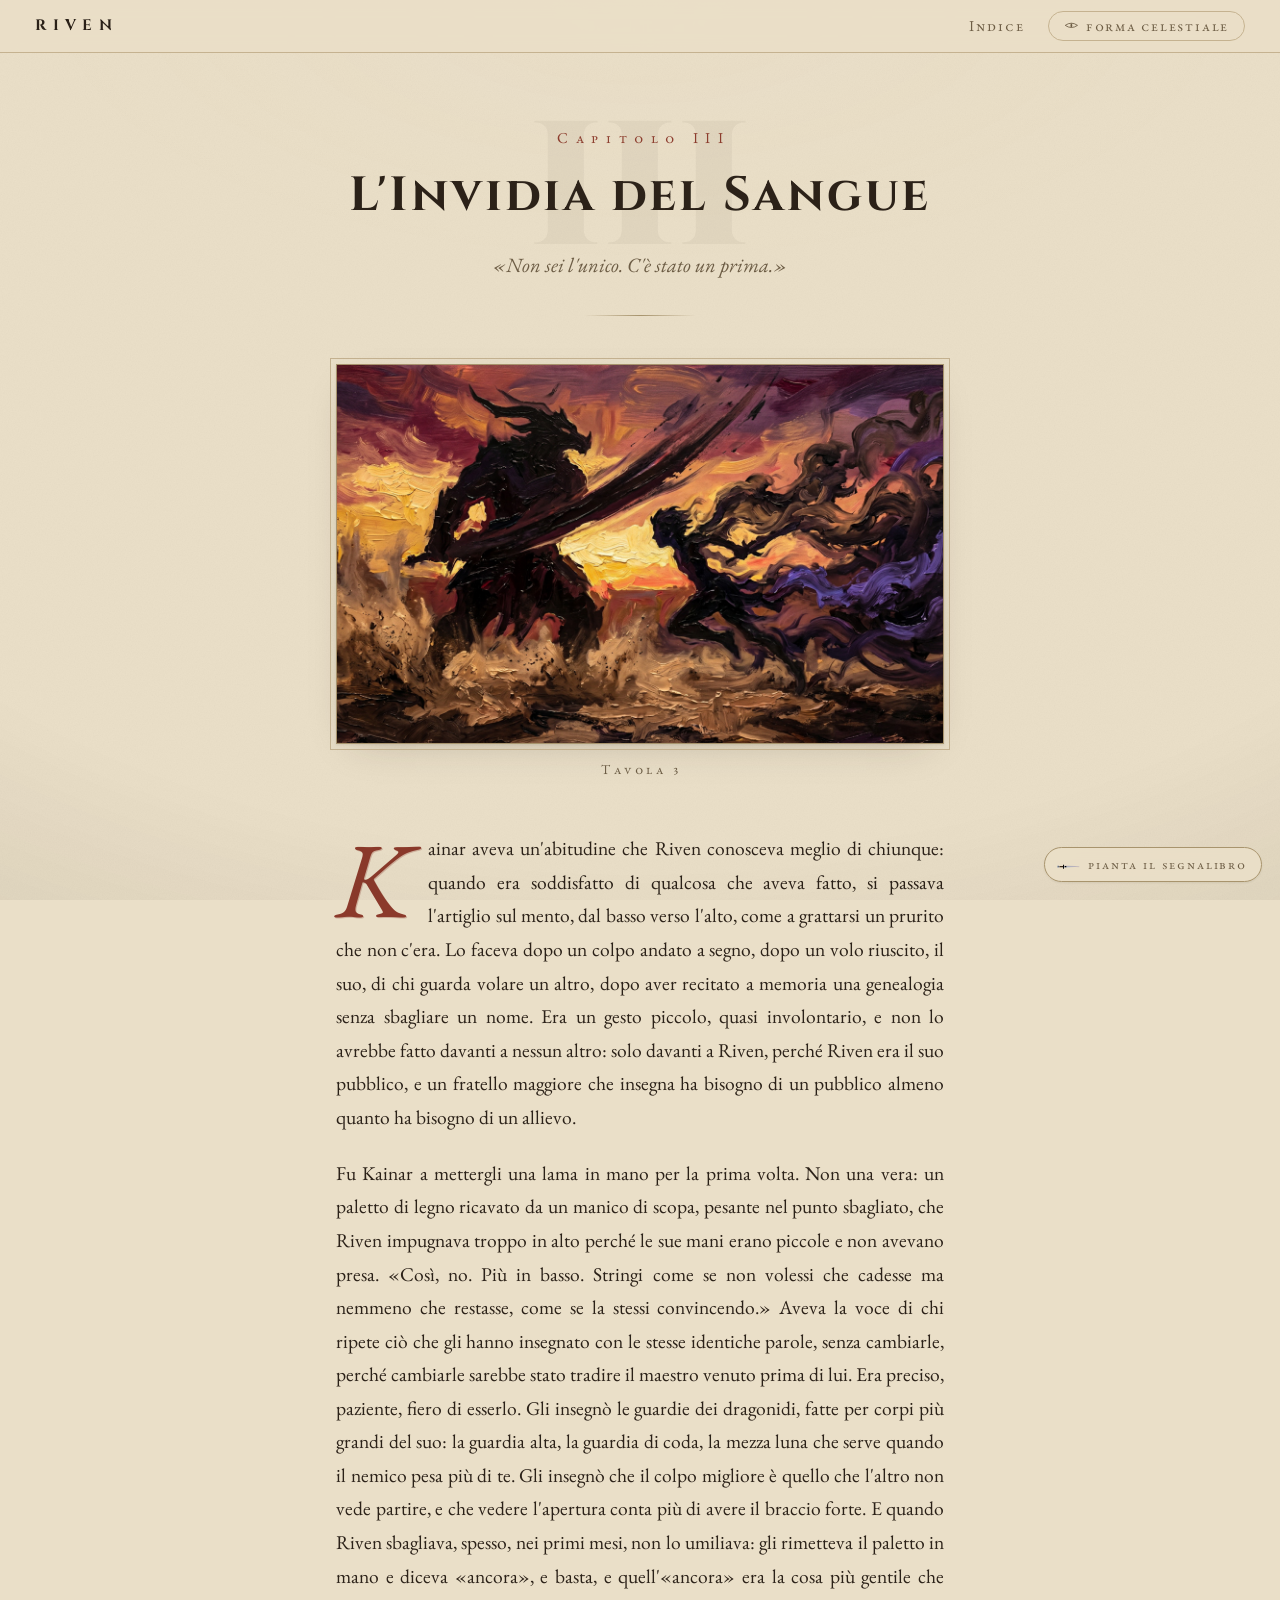
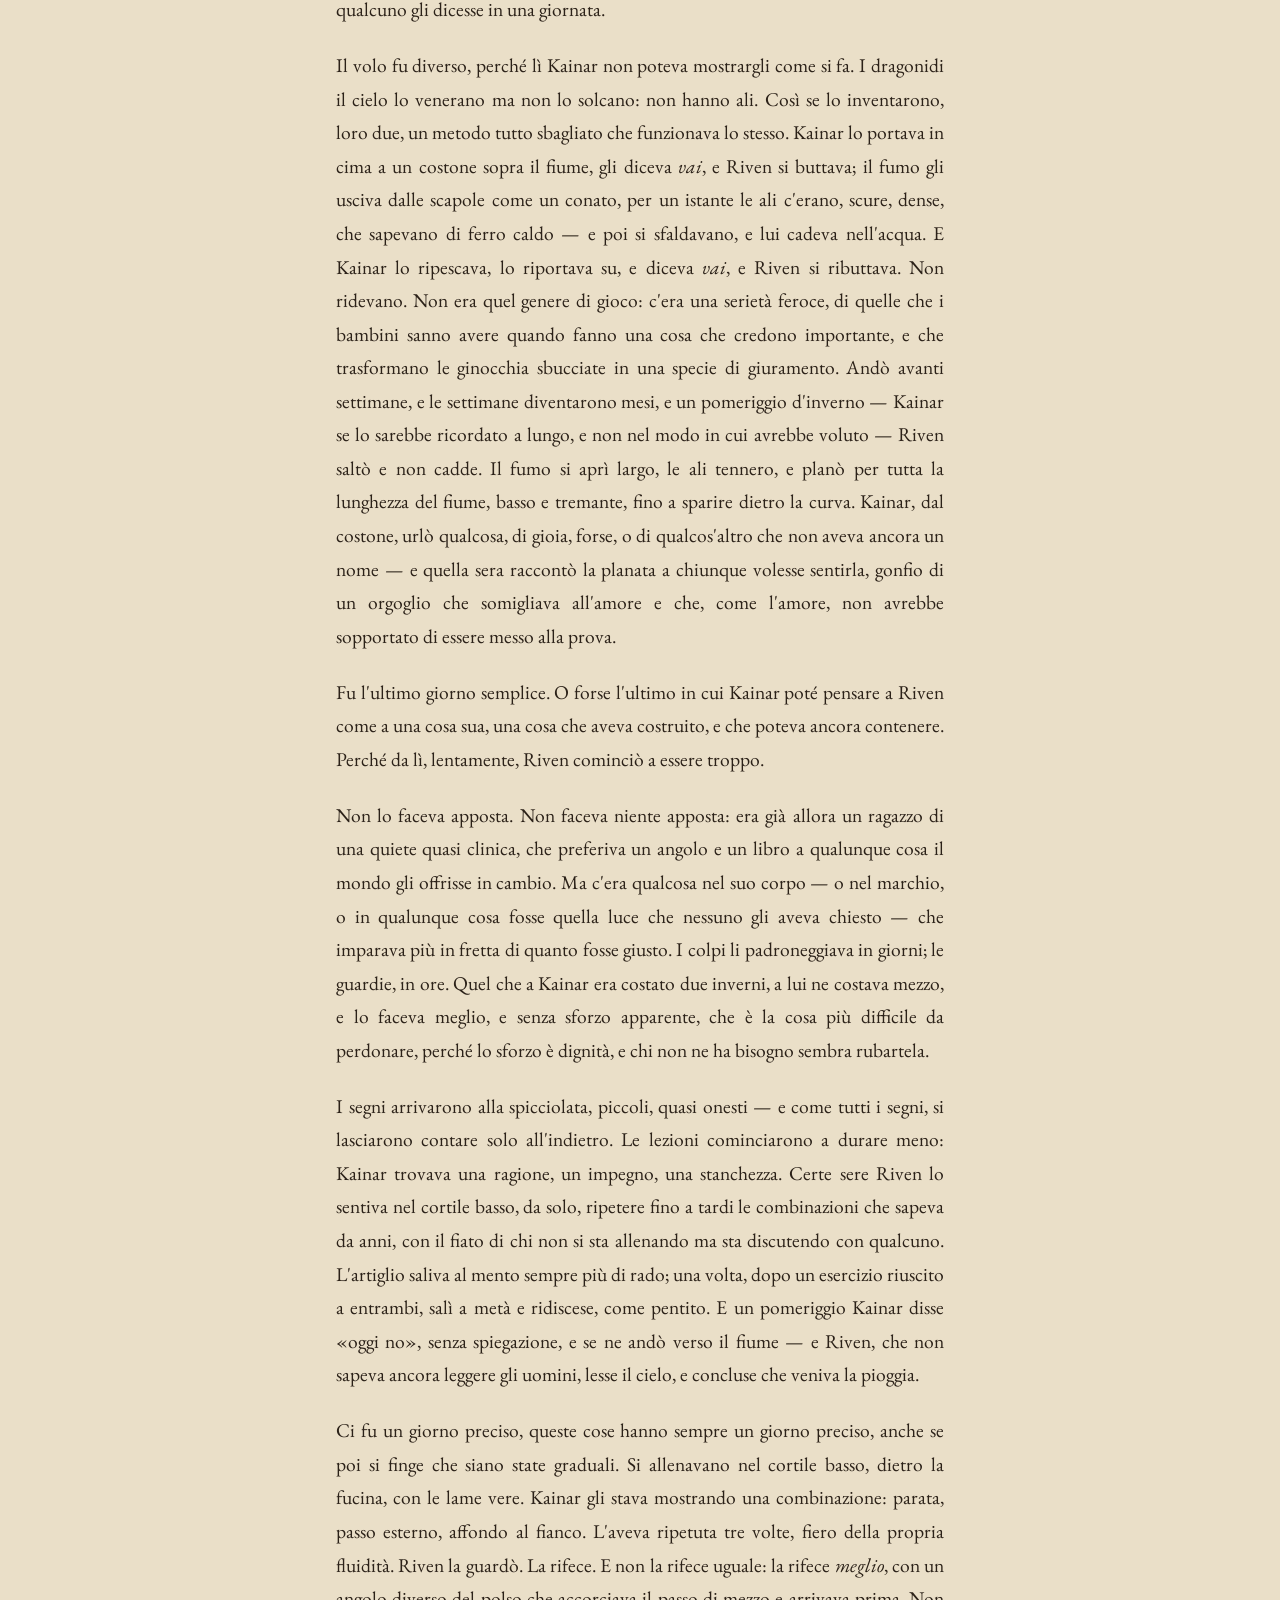
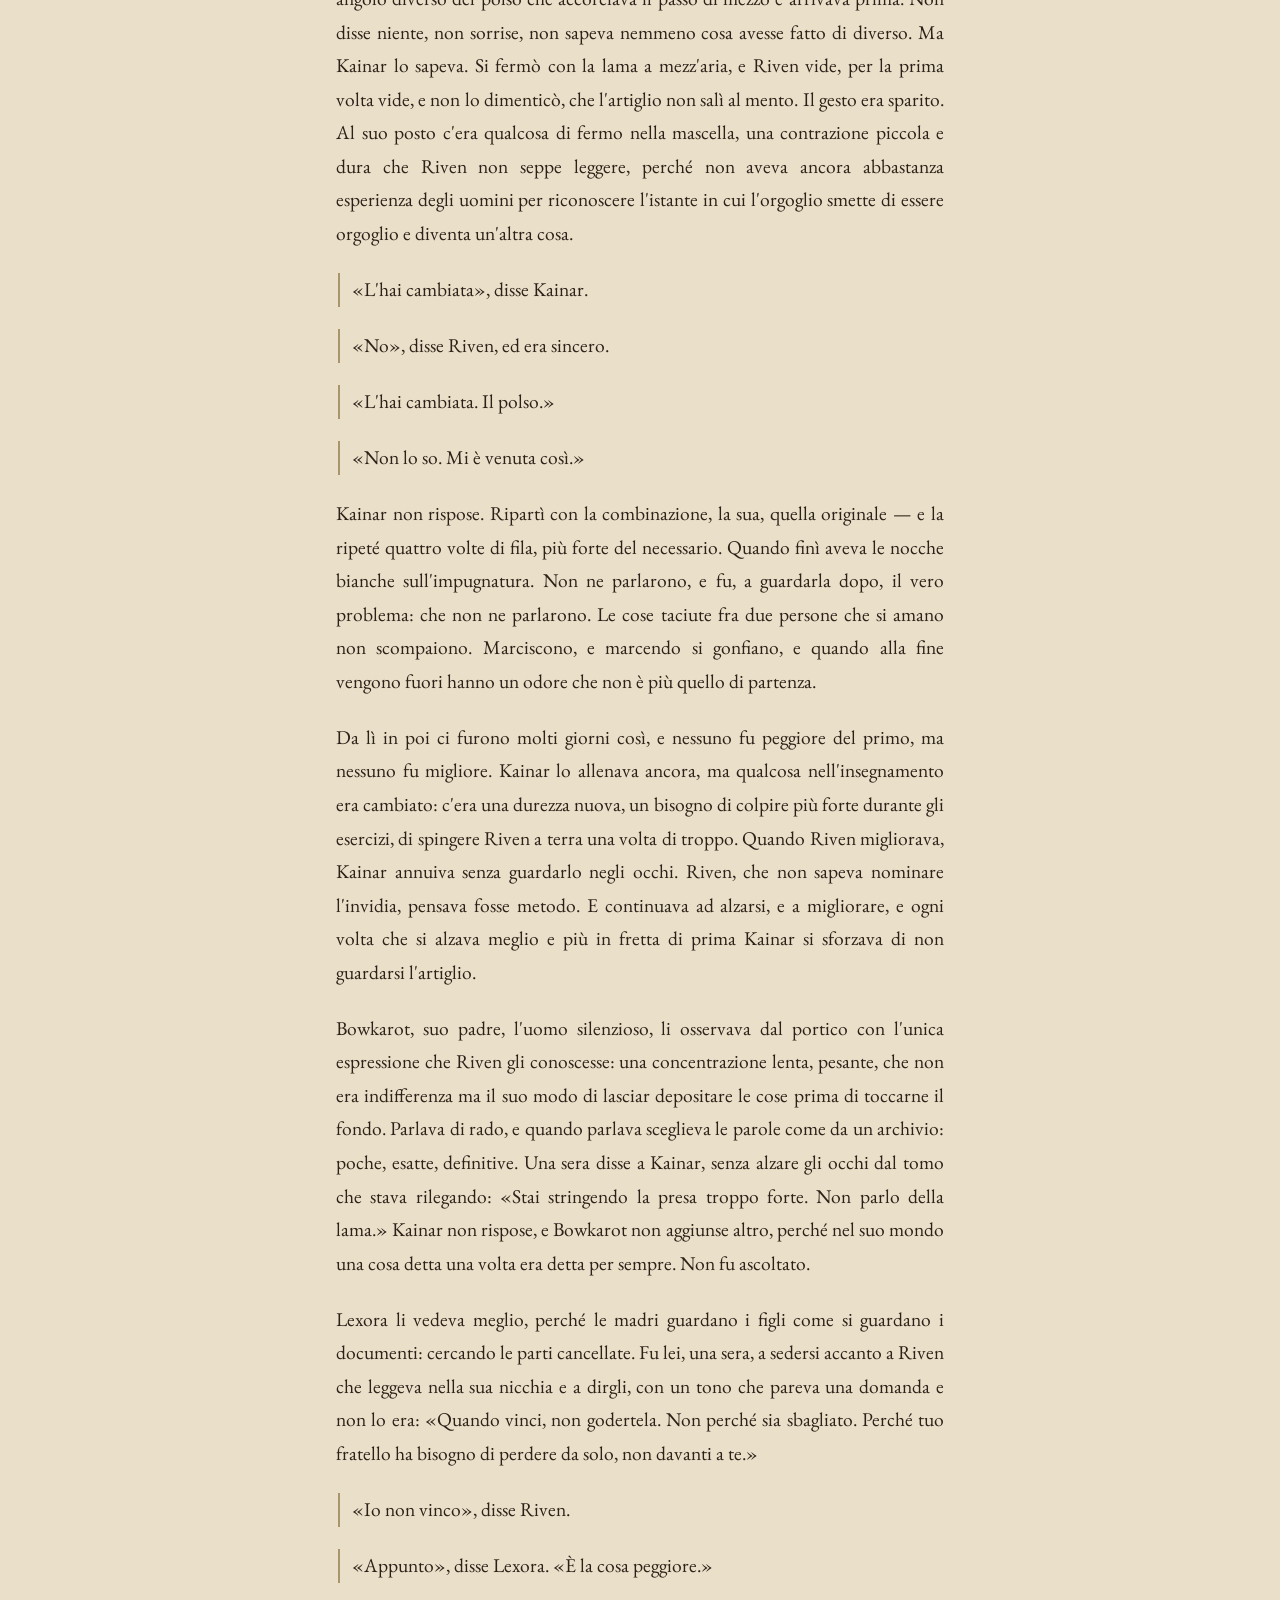
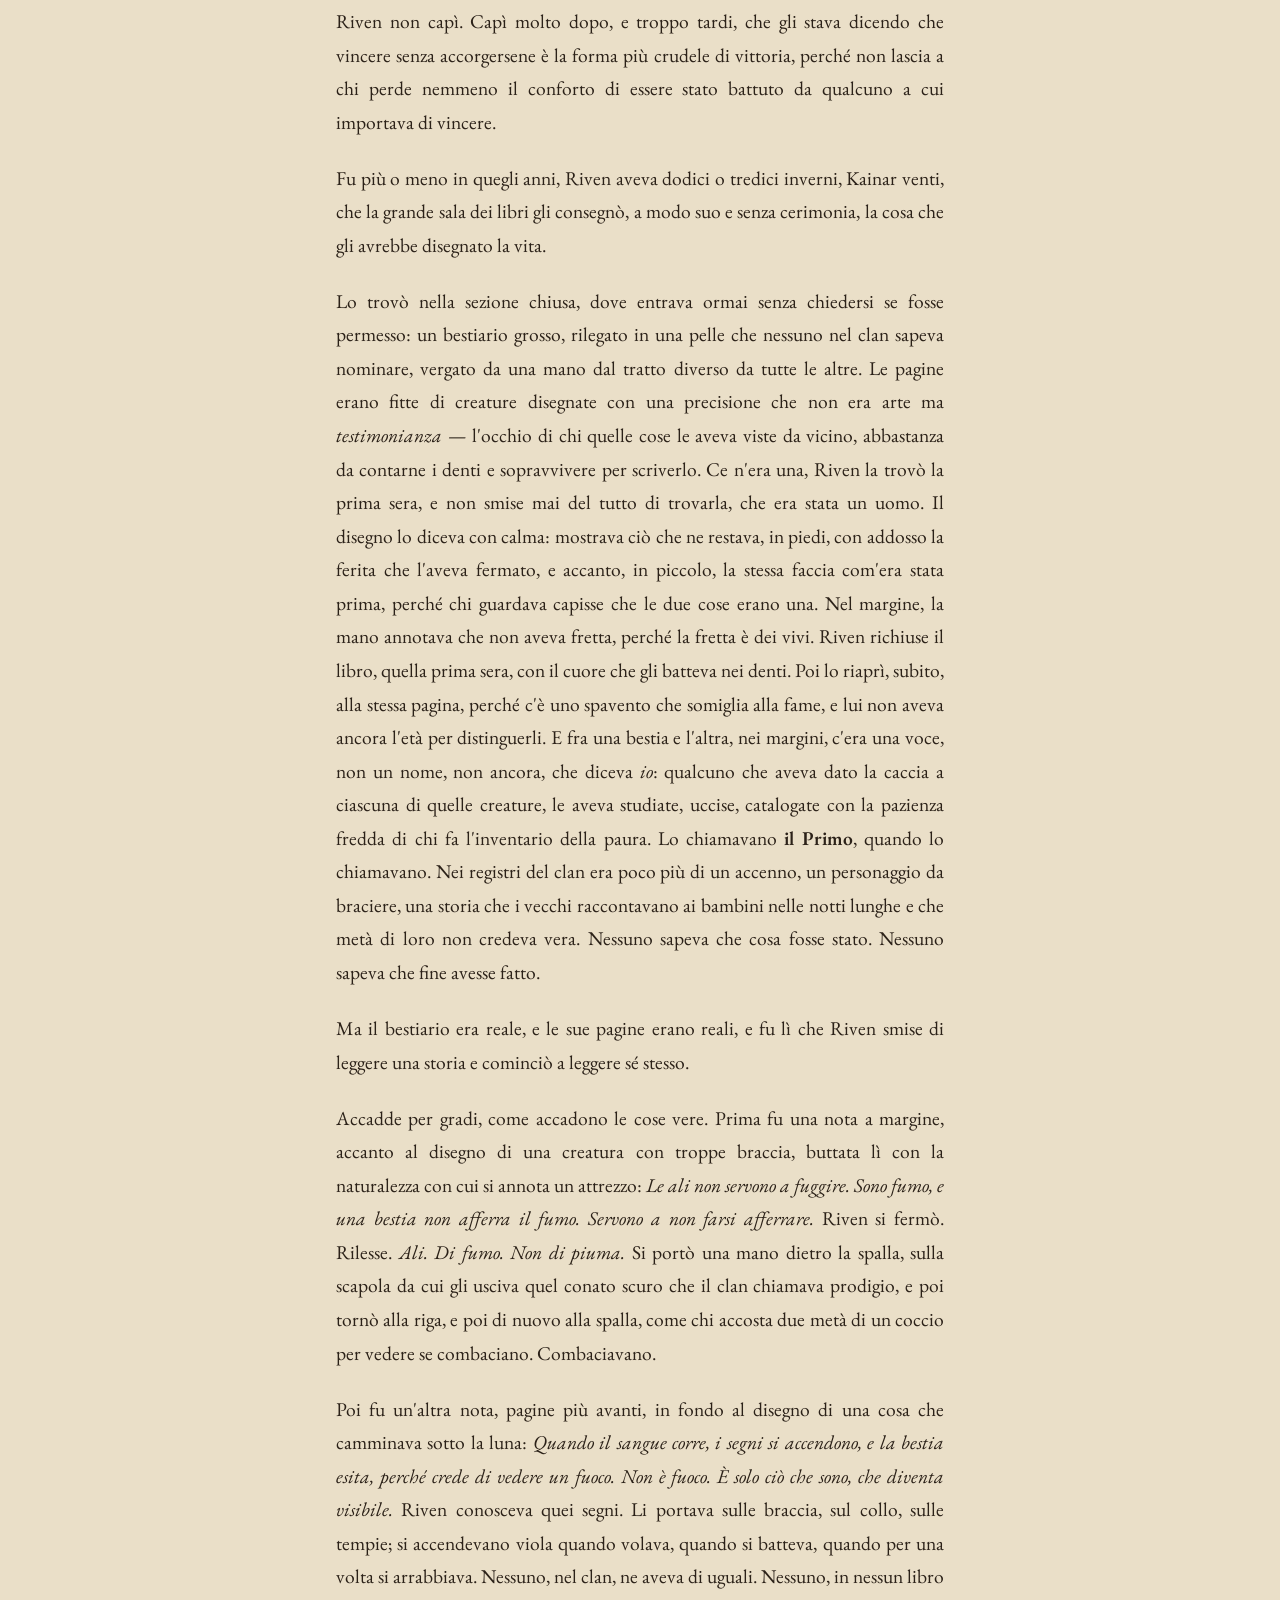
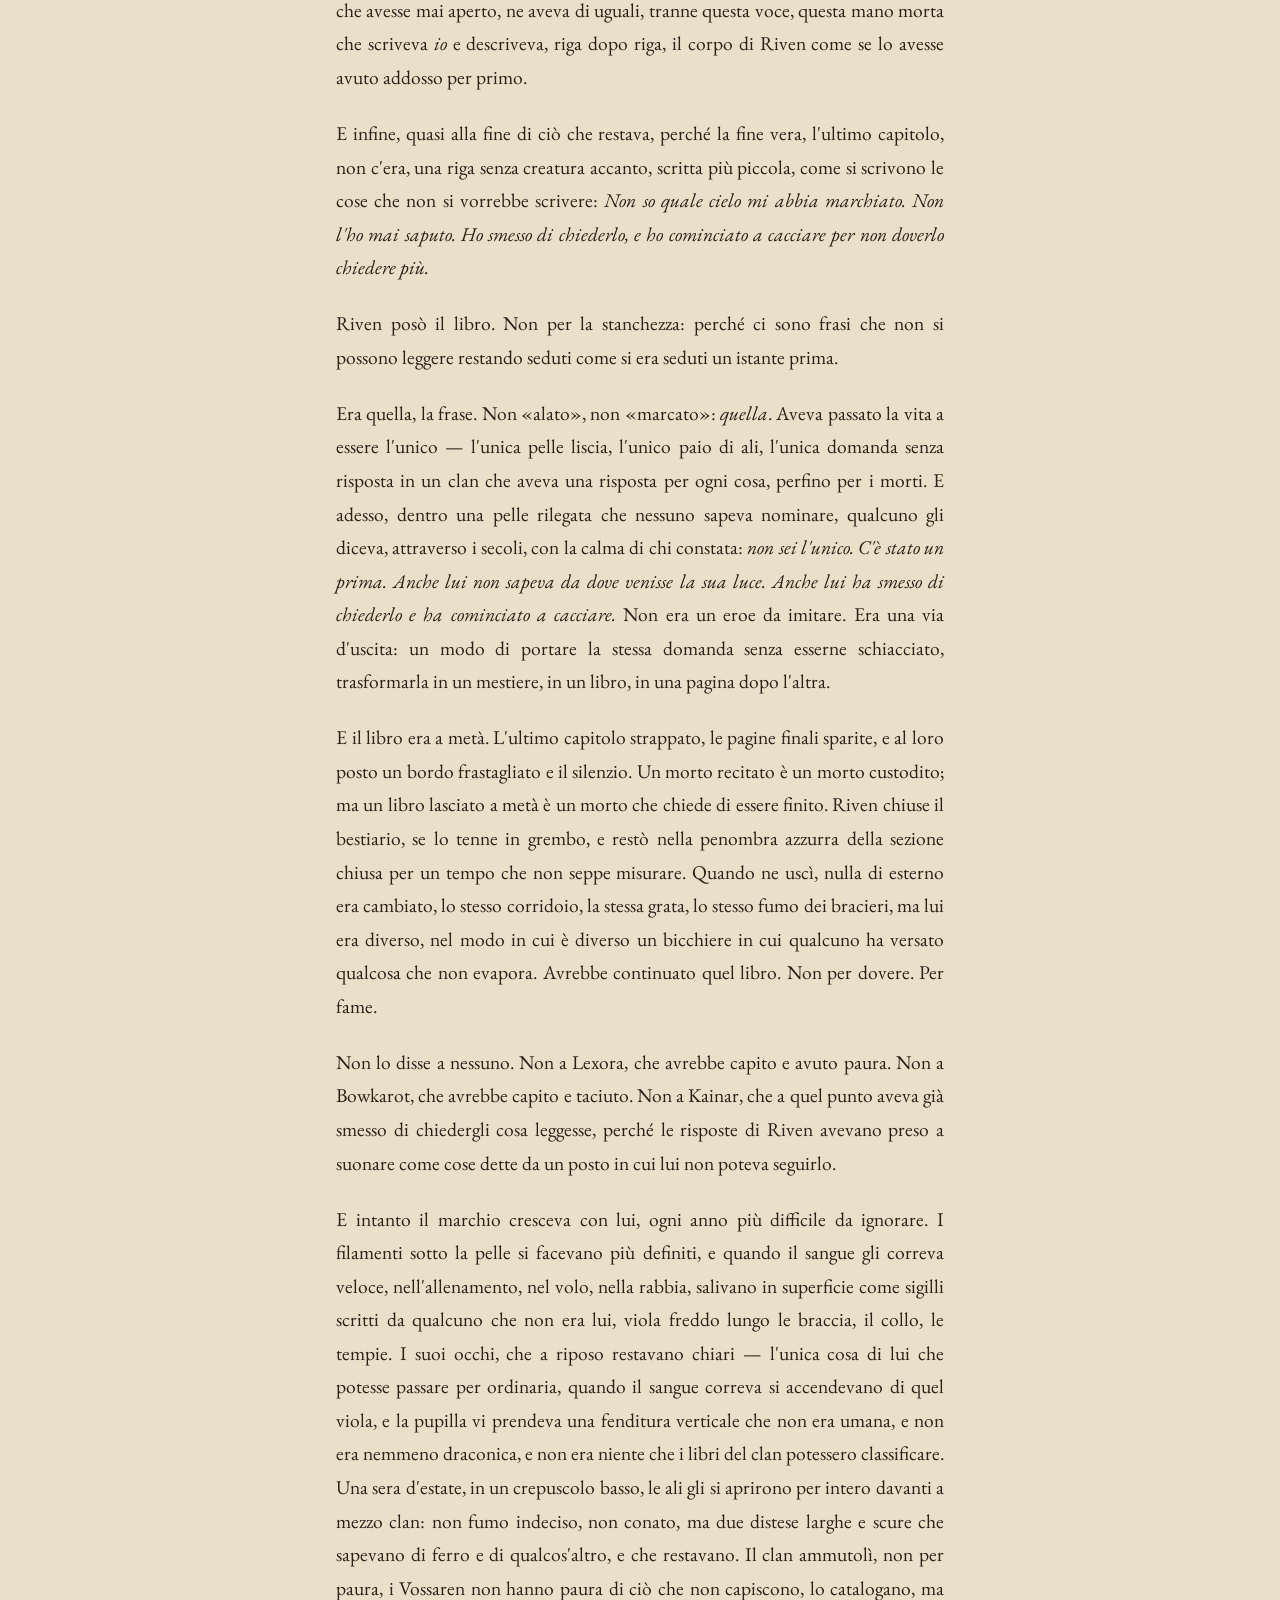
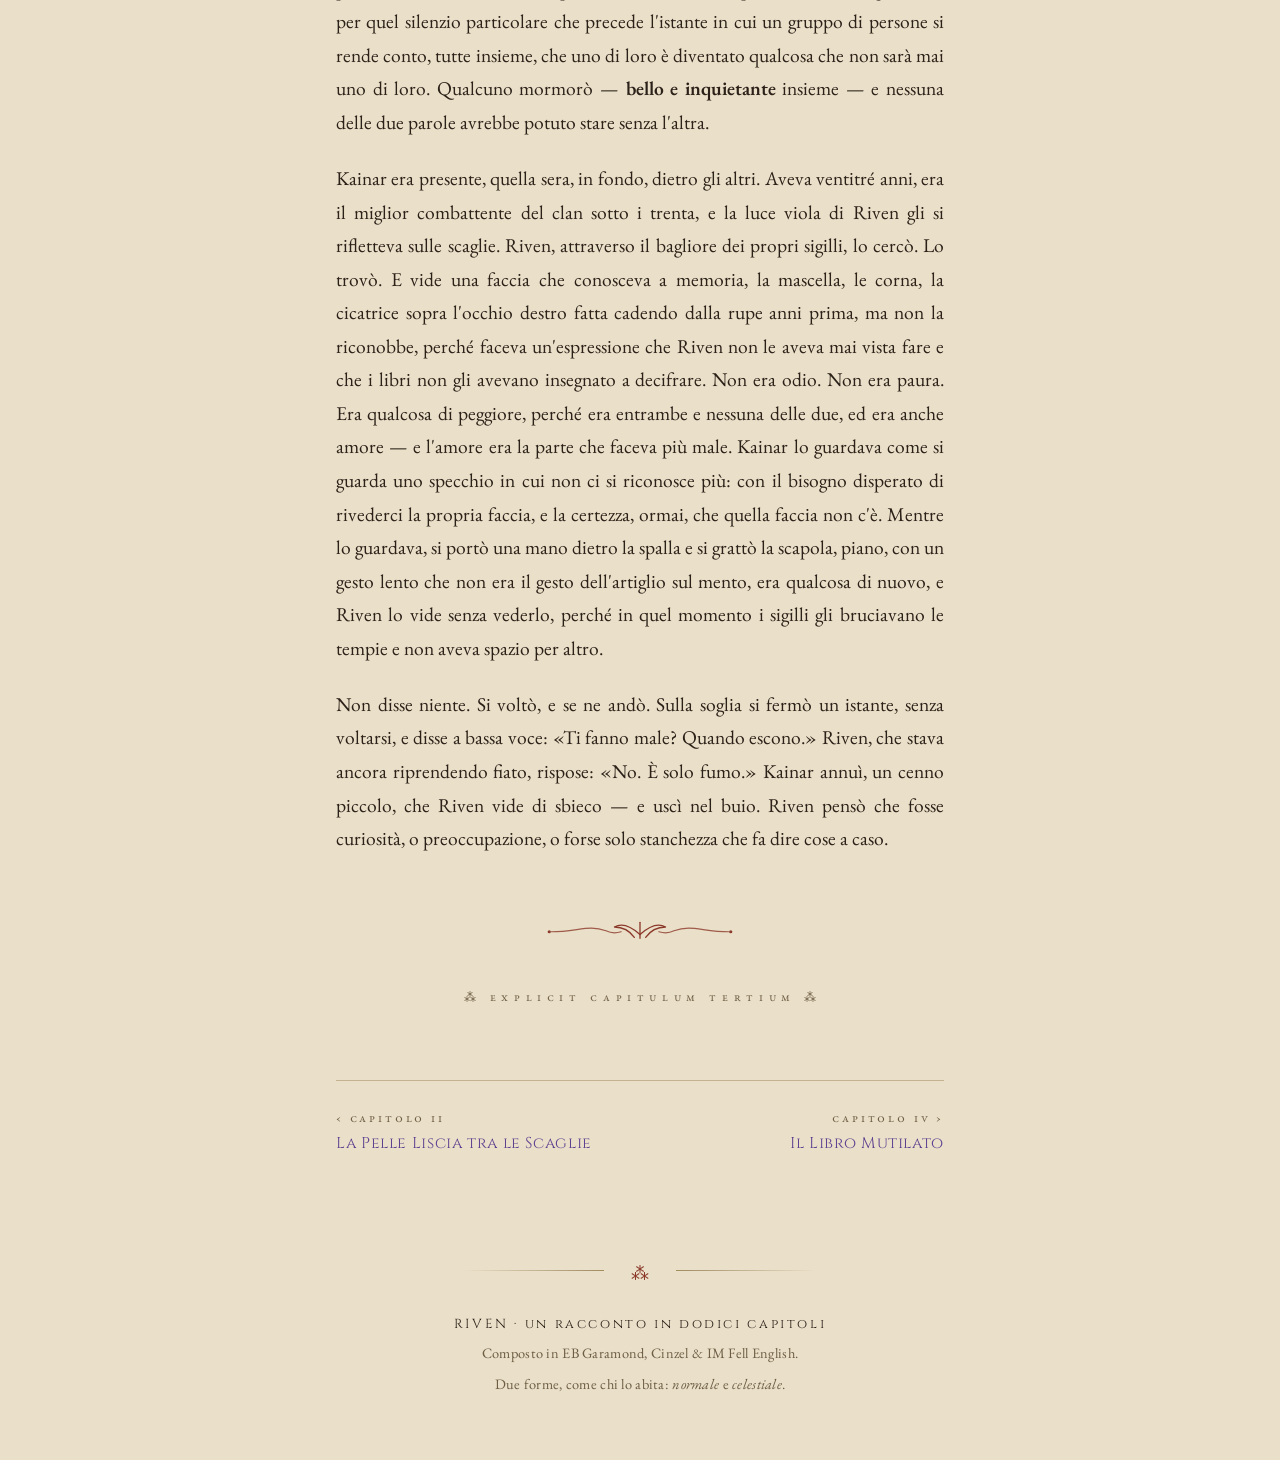
<file: capitoli/capitolo-03.html>
<!doctype html>
<html lang="it" data-tema="normale">
<head>
<meta charset="utf-8">
<meta name="viewport" content="width=device-width, initial-scale=1">
<title>III · L&#x27;Invidia del Sangue — RIVEN</title>
<meta name="description" content="Non sei l&#x27;unico. C&#x27;è stato un prima.">
<meta property="og:title" content="III · L&#x27;Invidia del Sangue — RIVEN">
<meta property="og:description" content="Non sei l&#x27;unico. C&#x27;è stato un prima.">
<link rel="preconnect" href="https://fonts.googleapis.com"><link rel="preconnect" href="https://fonts.gstatic.com" crossorigin><link href="https://fonts.googleapis.com/css2?family=Cinzel:wght@700;900&family=EB+Garamond:ital,wght@0,400;0,600;1,400;1,600&family=IM+Fell+English:ital@0;1&family=Caveat:wght@400;600;700&display=swap" rel="stylesheet">
<link rel="stylesheet" href="../css/stile.css?v=1781432288">
<script>try{var f=localStorage.getItem('riven-forma');if(!f)f=matchMedia('(prefers-color-scheme: dark)').matches?'celestiale':'normale';document.documentElement.setAttribute('data-tema',f);}catch(e){}</script>
</head>
<body class="capitolo" data-cap="III" data-titolo="L&#x27;Invidia del Sangue" data-file="capitolo-03.html"
      data-prev="capitolo-02.html" data-next="capitolo-04.html">
<div class="fiume" aria-hidden="true"><i></i></div>
<header class="barra">
  <a class="marchio" href="../index.html">RIVEN</a>
  <nav>
    <a href="../indice.html">Indice</a>
    <button class="forma" type="button"><svg class="occhio" viewBox="0 0 24 16" fill="none" aria-hidden="true">
  <path d="M2 8 Q12 1 22 8 Q12 15 2 8 Z" stroke="currentColor" stroke-width="1.4"/>
  <ellipse cx="12" cy="8" rx="1.4" ry="3.6" fill="currentColor"/>
</svg><span class="etichetta">forma celestiale</span></button>
  </nav>
</header>

<main class="pagina">
  <header class="testata">
    <div class="filigrana" aria-hidden="true">III</div>
    <p class="occhiello">Capitolo III</p>
    <h1 class="titolo">L&#x27;Invidia del Sangue</h1>
    <p class="epigrafe">«Non sei l&#x27;unico. C&#x27;è stato un prima.»</p>
  </header>
  <figure class="tavola" data-base="../img/3">
    <div class="cornice">
      <div class="segnaposto">
        <span class="numerale">III</span>
      </div>
    </div>
    <figcaption>Tavola 3</figcaption>
  </figure>
  <article class="testo">
<p class="incipit"><span class="capolettera">K</span>ainar aveva un'abitudine che Riven conosceva meglio di chiunque: quando era soddisfatto di qualcosa che aveva fatto, si passava l'artiglio sul mento, dal basso verso l'alto, come a grattarsi un prurito che non c'era. Lo faceva dopo un colpo andato a segno, dopo un volo riuscito, il suo, di chi guarda volare un altro, dopo aver recitato a memoria una genealogia senza sbagliare un nome. Era un gesto piccolo, quasi involontario, e non lo avrebbe fatto davanti a nessun altro: solo davanti a Riven, perché Riven era il suo pubblico, e un fratello maggiore che insegna ha bisogno di un pubblico almeno quanto ha bisogno di un allievo.</p>
<p>Fu Kainar a mettergli una lama in mano per la prima volta. Non una vera: un paletto di legno ricavato da un manico di scopa, pesante nel punto sbagliato, che Riven impugnava troppo in alto perché le sue mani erano piccole e non avevano presa. «Così, no. Più in basso. Stringi come se non volessi che cadesse ma nemmeno che restasse, come se la stessi convincendo.» Aveva la voce di chi ripete ciò che gli hanno insegnato con le stesse identiche parole, senza cambiarle, perché cambiarle sarebbe stato tradire il maestro venuto prima di lui. Era preciso, paziente, fiero di esserlo. Gli insegnò le guardie dei dragonidi, fatte per corpi più grandi del suo: la guardia alta, la guardia di coda, la mezza luna che serve quando il nemico pesa più di te. Gli insegnò che il colpo migliore è quello che l'altro non vede partire, e che vedere l'apertura conta più di avere il braccio forte. E quando Riven sbagliava, spesso, nei primi mesi, non lo umiliava: gli rimetteva il paletto in mano e diceva «ancora», e basta, e quell'«ancora» era la cosa più gentile che qualcuno gli dicesse in una giornata.</p>
<p>Il volo fu diverso, perché lì Kainar non poteva mostrargli come si fa. I dragonidi il cielo lo venerano ma non lo solcano: non hanno ali. Così se lo inventarono, loro due, un metodo tutto sbagliato che funzionava lo stesso. Kainar lo portava in cima a un costone sopra il fiume, gli diceva <em>vai</em>, e Riven si buttava; il fumo gli usciva dalle scapole come un conato, per un istante le ali c'erano, scure, dense, che sapevano di ferro caldo — e poi si sfaldavano, e lui cadeva nell'acqua. E Kainar lo ripescava, lo riportava su, e diceva <em>vai</em>, e Riven si ributtava. Non ridevano. Non era quel genere di gioco: c'era una serietà feroce, di quelle che i bambini sanno avere quando fanno una cosa che credono importante, e che trasformano le ginocchia sbucciate in una specie di giuramento. Andò avanti settimane, e le settimane diventarono mesi, e un pomeriggio d'inverno — Kainar se lo sarebbe ricordato a lungo, e non nel modo in cui avrebbe voluto — Riven saltò e non cadde. Il fumo si aprì largo, le ali tennero, e planò per tutta la lunghezza del fiume, basso e tremante, fino a sparire dietro la curva. Kainar, dal costone, urlò qualcosa, di gioia, forse, o di qualcos'altro che non aveva ancora un nome — e quella sera raccontò la planata a chiunque volesse sentirla, gonfio di un orgoglio che somigliava all'amore e che, come l'amore, non avrebbe sopportato di essere messo alla prova.</p>
<p>Fu l'ultimo giorno semplice. O forse l'ultimo in cui Kainar poté pensare a Riven come a una cosa sua, una cosa che aveva costruito, e che poteva ancora contenere. Perché da lì, lentamente, Riven cominciò a essere troppo.</p>
<p>Non lo faceva apposta. Non faceva niente apposta: era già allora un ragazzo di una quiete quasi clinica, che preferiva un angolo e un libro a qualunque cosa il mondo gli offrisse in cambio. Ma c'era qualcosa nel suo corpo — o nel marchio, o in qualunque cosa fosse quella luce che nessuno gli aveva chiesto — che imparava più in fretta di quanto fosse giusto. I colpi li padroneggiava in giorni; le guardie, in ore. Quel che a Kainar era costato due inverni, a lui ne costava mezzo, e lo faceva meglio, e senza sforzo apparente, che è la cosa più difficile da perdonare, perché lo sforzo è dignità, e chi non ne ha bisogno sembra rubartela.</p>
<p>I segni arrivarono alla spicciolata, piccoli, quasi onesti — e come tutti i segni, si lasciarono contare solo all'indietro. Le lezioni cominciarono a durare meno: Kainar trovava una ragione, un impegno, una stanchezza. Certe sere Riven lo sentiva nel cortile basso, da solo, ripetere fino a tardi le combinazioni che sapeva da anni, con il fiato di chi non si sta allenando ma sta discutendo con qualcuno. L'artiglio saliva al mento sempre più di rado; una volta, dopo un esercizio riuscito a entrambi, salì a metà e ridiscese, come pentito. E un pomeriggio Kainar disse «oggi no», senza spiegazione, e se ne andò verso il fiume — e Riven, che non sapeva ancora leggere gli uomini, lesse il cielo, e concluse che veniva la pioggia.</p>
<p>Ci fu un giorno preciso, queste cose hanno sempre un giorno preciso, anche se poi si finge che siano state graduali. Si allenavano nel cortile basso, dietro la fucina, con le lame vere. Kainar gli stava mostrando una combinazione: parata, passo esterno, affondo al fianco. L'aveva ripetuta tre volte, fiero della propria fluidità. Riven la guardò. La rifece. E non la rifece uguale: la rifece <em>meglio</em>, con un angolo diverso del polso che accorciava il passo di mezzo e arrivava prima. Non disse niente, non sorrise, non sapeva nemmeno cosa avesse fatto di diverso. Ma Kainar lo sapeva. Si fermò con la lama a mezz'aria, e Riven vide, per la prima volta vide, e non lo dimenticò, che l'artiglio non salì al mento. Il gesto era sparito. Al suo posto c'era qualcosa di fermo nella mascella, una contrazione piccola e dura che Riven non seppe leggere, perché non aveva ancora abbastanza esperienza degli uomini per riconoscere l'istante in cui l'orgoglio smette di essere orgoglio e diventa un'altra cosa.</p>
<p class="dialogo">«L'hai cambiata», disse Kainar.</p>
<p class="dialogo">«No», disse Riven, ed era sincero.</p>
<p class="dialogo">«L'hai cambiata. Il polso.»</p>
<p class="dialogo">«Non lo so. Mi è venuta così.»</p>
<p>Kainar non rispose. Ripartì con la combinazione, la sua, quella originale — e la ripeté quattro volte di fila, più forte del necessario. Quando finì aveva le nocche bianche sull'impugnatura. Non ne parlarono, e fu, a guardarla dopo, il vero problema: che non ne parlarono. Le cose taciute fra due persone che si amano non scompaiono. Marciscono, e marcendo si gonfiano, e quando alla fine vengono fuori hanno un odore che non è più quello di partenza.</p>
<p>Da lì in poi ci furono molti giorni così, e nessuno fu peggiore del primo, ma nessuno fu migliore. Kainar lo allenava ancora, ma qualcosa nell'insegnamento era cambiato: c'era una durezza nuova, un bisogno di colpire più forte durante gli esercizi, di spingere Riven a terra una volta di troppo. Quando Riven migliorava, Kainar annuiva senza guardarlo negli occhi. Riven, che non sapeva nominare l'invidia, pensava fosse metodo. E continuava ad alzarsi, e a migliorare, e ogni volta che si alzava meglio e più in fretta di prima Kainar si sforzava di non guardarsi l'artiglio.</p>
<p>Bowkarot, suo padre, l'uomo silenzioso, li osservava dal portico con l'unica espressione che Riven gli conoscesse: una concentrazione lenta, pesante, che non era indifferenza ma il suo modo di lasciar depositare le cose prima di toccarne il fondo. Parlava di rado, e quando parlava sceglieva le parole come da un archivio: poche, esatte, definitive. Una sera disse a Kainar, senza alzare gli occhi dal tomo che stava rilegando: «Stai stringendo la presa troppo forte. Non parlo della lama.» Kainar non rispose, e Bowkarot non aggiunse altro, perché nel suo mondo una cosa detta una volta era detta per sempre. Non fu ascoltato.</p>
<p>Lexora li vedeva meglio, perché le madri guardano i figli come si guardano i documenti: cercando le parti cancellate. Fu lei, una sera, a sedersi accanto a Riven che leggeva nella sua nicchia e a dirgli, con un tono che pareva una domanda e non lo era: «Quando vinci, non godertela. Non perché sia sbagliato. Perché tuo fratello ha bisogno di perdere da solo, non davanti a te.»</p>
<p class="dialogo">«Io non vinco», disse Riven.</p>
<p class="dialogo">«Appunto», disse Lexora. «È la cosa peggiore.»</p>
<p>Riven non capì. Capì molto dopo, e troppo tardi, che gli stava dicendo che vincere senza accorgersene è la forma più crudele di vittoria, perché non lascia a chi perde nemmeno il conforto di essere stato battuto da qualcuno a cui importava di vincere.</p>
<p>Fu più o meno in quegli anni, Riven aveva dodici o tredici inverni, Kainar venti, che la grande sala dei libri gli consegnò, a modo suo e senza cerimonia, la cosa che gli avrebbe disegnato la vita.</p>
<p>Lo trovò nella sezione chiusa, dove entrava ormai senza chiedersi se fosse permesso: un bestiario grosso, rilegato in una pelle che nessuno nel clan sapeva nominare, vergato da una mano dal tratto diverso da tutte le altre. Le pagine erano fitte di creature disegnate con una precisione che non era arte ma <em>testimonianza</em> — l'occhio di chi quelle cose le aveva viste da vicino, abbastanza da contarne i denti e sopravvivere per scriverlo. Ce n'era una, Riven la trovò la prima sera, e non smise mai del tutto di trovarla, che era stata un uomo. Il disegno lo diceva con calma: mostrava ciò che ne restava, in piedi, con addosso la ferita che l'aveva fermato, e accanto, in piccolo, la stessa faccia com'era stata prima, perché chi guardava capisse che le due cose erano una. Nel margine, la mano annotava che non aveva fretta, perché la fretta è dei vivi. Riven richiuse il libro, quella prima sera, con il cuore che gli batteva nei denti. Poi lo riaprì, subito, alla stessa pagina, perché c'è uno spavento che somiglia alla fame, e lui non aveva ancora l'età per distinguerli. E fra una bestia e l'altra, nei margini, c'era una voce, non un nome, non ancora, che diceva <em>io</em>: qualcuno che aveva dato la caccia a ciascuna di quelle creature, le aveva studiate, uccise, catalogate con la pazienza fredda di chi fa l'inventario della paura. Lo chiamavano <strong>il Primo</strong>, quando lo chiamavano. Nei registri del clan era poco più di un accenno, un personaggio da braciere, una storia che i vecchi raccontavano ai bambini nelle notti lunghe e che metà di loro non credeva vera. Nessuno sapeva che cosa fosse stato. Nessuno sapeva che fine avesse fatto.</p>
<p>Ma il bestiario era reale, e le sue pagine erano reali, e fu lì che Riven smise di leggere una storia e cominciò a leggere sé stesso.</p>
<p>Accadde per gradi, come accadono le cose vere. Prima fu una nota a margine, accanto al disegno di una creatura con troppe braccia, buttata lì con la naturalezza con cui si annota un attrezzo: <em>Le ali non servono a fuggire. Sono fumo, e una bestia non afferra il fumo. Servono a non farsi afferrare.</em> Riven si fermò. Rilesse. <em>Ali. Di fumo. Non di piuma.</em> Si portò una mano dietro la spalla, sulla scapola da cui gli usciva quel conato scuro che il clan chiamava prodigio, e poi tornò alla riga, e poi di nuovo alla spalla, come chi accosta due metà di un coccio per vedere se combaciano. Combaciavano.</p>
<p>Poi fu un'altra nota, pagine più avanti, in fondo al disegno di una cosa che camminava sotto la luna: <em>Quando il sangue corre, i segni si accendono, e la bestia esita, perché crede di vedere un fuoco. Non è fuoco. È solo ciò che sono, che diventa visibile.</em> Riven conosceva quei segni. Li portava sulle braccia, sul collo, sulle tempie; si accendevano viola quando volava, quando si batteva, quando per una volta si arrabbiava. Nessuno, nel clan, ne aveva di uguali. Nessuno, in nessun libro che avesse mai aperto, ne aveva di uguali, tranne questa voce, questa mano morta che scriveva <em>io</em> e descriveva, riga dopo riga, il corpo di Riven come se lo avesse avuto addosso per primo.</p>
<p>E infine, quasi alla fine di ciò che restava, perché la fine vera, l'ultimo capitolo, non c'era, una riga senza creatura accanto, scritta più piccola, come si scrivono le cose che non si vorrebbe scrivere: <em>Non so quale cielo mi abbia marchiato. Non l'ho mai saputo. Ho smesso di chiederlo, e ho cominciato a cacciare per non doverlo chiedere più.</em></p>
<p>Riven posò il libro. Non per la stanchezza: perché ci sono frasi che non si possono leggere restando seduti come si era seduti un istante prima.</p>
<p>Era quella, la frase. Non «alato», non «marcato»: <em>quella</em>. Aveva passato la vita a essere l'unico — l'unica pelle liscia, l'unico paio di ali, l'unica domanda senza risposta in un clan che aveva una risposta per ogni cosa, perfino per i morti. E adesso, dentro una pelle rilegata che nessuno sapeva nominare, qualcuno gli diceva, attraverso i secoli, con la calma di chi constata: <em>non sei l'unico. C'è stato un prima. Anche lui non sapeva da dove venisse la sua luce. Anche lui ha smesso di chiederlo e ha cominciato a cacciare.</em> Non era un eroe da imitare. Era una via d'uscita: un modo di portare la stessa domanda senza esserne schiacciato, trasformarla in un mestiere, in un libro, in una pagina dopo l'altra.</p>
<p>E il libro era a metà. L'ultimo capitolo strappato, le pagine finali sparite, e al loro posto un bordo frastagliato e il silenzio. Un morto recitato è un morto custodito; ma un libro lasciato a metà è un morto che chiede di essere finito. Riven chiuse il bestiario, se lo tenne in grembo, e restò nella penombra azzurra della sezione chiusa per un tempo che non seppe misurare. Quando ne uscì, nulla di esterno era cambiato, lo stesso corridoio, la stessa grata, lo stesso fumo dei bracieri, ma lui era diverso, nel modo in cui è diverso un bicchiere in cui qualcuno ha versato qualcosa che non evapora. Avrebbe continuato quel libro. Non per dovere. Per fame.</p>
<p>Non lo disse a nessuno. Non a Lexora, che avrebbe capito e avuto paura. Non a Bowkarot, che avrebbe capito e taciuto. Non a Kainar, che a quel punto aveva già smesso di chiedergli cosa leggesse, perché le risposte di Riven avevano preso a suonare come cose dette da un posto in cui lui non poteva seguirlo.</p>
<p>E intanto il marchio cresceva con lui, ogni anno più difficile da ignorare. I filamenti sotto la pelle si facevano più definiti, e quando il sangue gli correva veloce, nell'allenamento, nel volo, nella rabbia, salivano in superficie come sigilli scritti da qualcuno che non era lui, viola freddo lungo le braccia, il collo, le tempie. I suoi occhi, che a riposo restavano chiari — l'unica cosa di lui che potesse passare per ordinaria, quando il sangue correva si accendevano di quel viola, e la pupilla vi prendeva una fenditura verticale che non era umana, e non era nemmeno draconica, e non era niente che i libri del clan potessero classificare. Una sera d'estate, in un crepuscolo basso, le ali gli si aprirono per intero davanti a mezzo clan: non fumo indeciso, non conato, ma due distese larghe e scure che sapevano di ferro e di qualcos'altro, e che restavano. Il clan ammutolì, non per paura, i Vossaren non hanno paura di ciò che non capiscono, lo catalogano, ma per quel silenzio particolare che precede l'istante in cui un gruppo di persone si rende conto, tutte insieme, che uno di loro è diventato qualcosa che non sarà mai uno di loro. Qualcuno mormorò — <strong>bello e inquietante</strong> insieme — e nessuna delle due parole avrebbe potuto stare senza l'altra.</p>
<p>Kainar era presente, quella sera, in fondo, dietro gli altri. Aveva ventitré anni, era il miglior combattente del clan sotto i trenta, e la luce viola di Riven gli si rifletteva sulle scaglie. Riven, attraverso il bagliore dei propri sigilli, lo cercò. Lo trovò. E vide una faccia che conosceva a memoria, la mascella, le corna, la cicatrice sopra l'occhio destro fatta cadendo dalla rupe anni prima, ma non la riconobbe, perché faceva un'espressione che Riven non le aveva mai vista fare e che i libri non gli avevano insegnato a decifrare. Non era odio. Non era paura. Era qualcosa di peggiore, perché era entrambe e nessuna delle due, ed era anche amore — e l'amore era la parte che faceva più male. Kainar lo guardava come si guarda uno specchio in cui non ci si riconosce più: con il bisogno disperato di rivederci la propria faccia, e la certezza, ormai, che quella faccia non c'è. Mentre lo guardava, si portò una mano dietro la spalla e si grattò la scapola, piano, con un gesto lento che non era il gesto dell'artiglio sul mento, era qualcosa di nuovo, e Riven lo vide senza vederlo, perché in quel momento i sigilli gli bruciavano le tempie e non aveva spazio per altro.</p>
<p>Non disse niente. Si voltò, e se ne andò. Sulla soglia si fermò un istante, senza voltarsi, e disse a bassa voce: «Ti fanno male? Quando escono.» Riven, che stava ancora riprendendo fiato, rispose: «No. È solo fumo.» Kainar annuì, un cenno piccolo, che Riven vide di sbieco — e uscì nel buio. Riven pensò che fosse curiosità, o preoccupazione, o forse solo stanchezza che fa dire cose a caso.</p>
  </article>
  <div class="finalino-wrap"><svg class="finalino" viewBox="0 0 220 46" fill="none" aria-hidden="true"><g class="vite"><path d="M16 23 C44 23 56 15 74 22 C80 25 84 25 90 23"/><path d="M204 23 C176 23 164 15 146 22 C140 25 136 25 130 23"/><circle class="pieno" cx="14" cy="23" r="1.7"/><circle class="pieno" cx="206" cy="23" r="1.7"/></g><g class="motivo"><path d="M110 26 C100 17 90 14 83 18 C92 18 99 22 104 29"/><path d="M110 26 C120 17 130 14 137 18 C128 18 121 22 116 29"/><path d="M110 13 L110 30"/></g></svg></div>
  <p class="explicit">⁂ explicit capitulum tertium ⁂</p>

  <nav class="passi">
    <a href="capitolo-02.html"><span class="verso">‹ capitolo ii</span><span class="dove">La Pelle Liscia tra le Scaglie</span></a>
    <a class="innanzi" href="capitolo-04.html"><span class="verso">capitolo iv ›</span><span class="dove">Il Libro Mutilato</span></a>
  </nav>
</main>
<footer class="colophon">
  <span class="fregio">⁂</span>
  <p>RIVEN · un racconto in dodici capitoli</p>
  <p>Composto in EB Garamond, Cinzel &amp; IM Fell English.</p>
  <p>Due forme, come chi lo abita: <em>normale</em> e <em>celestiale</em>.</p>
</footer>
<script src="../js/lettura.js?v=1781432288"></script>
</body>
</html>
</file>
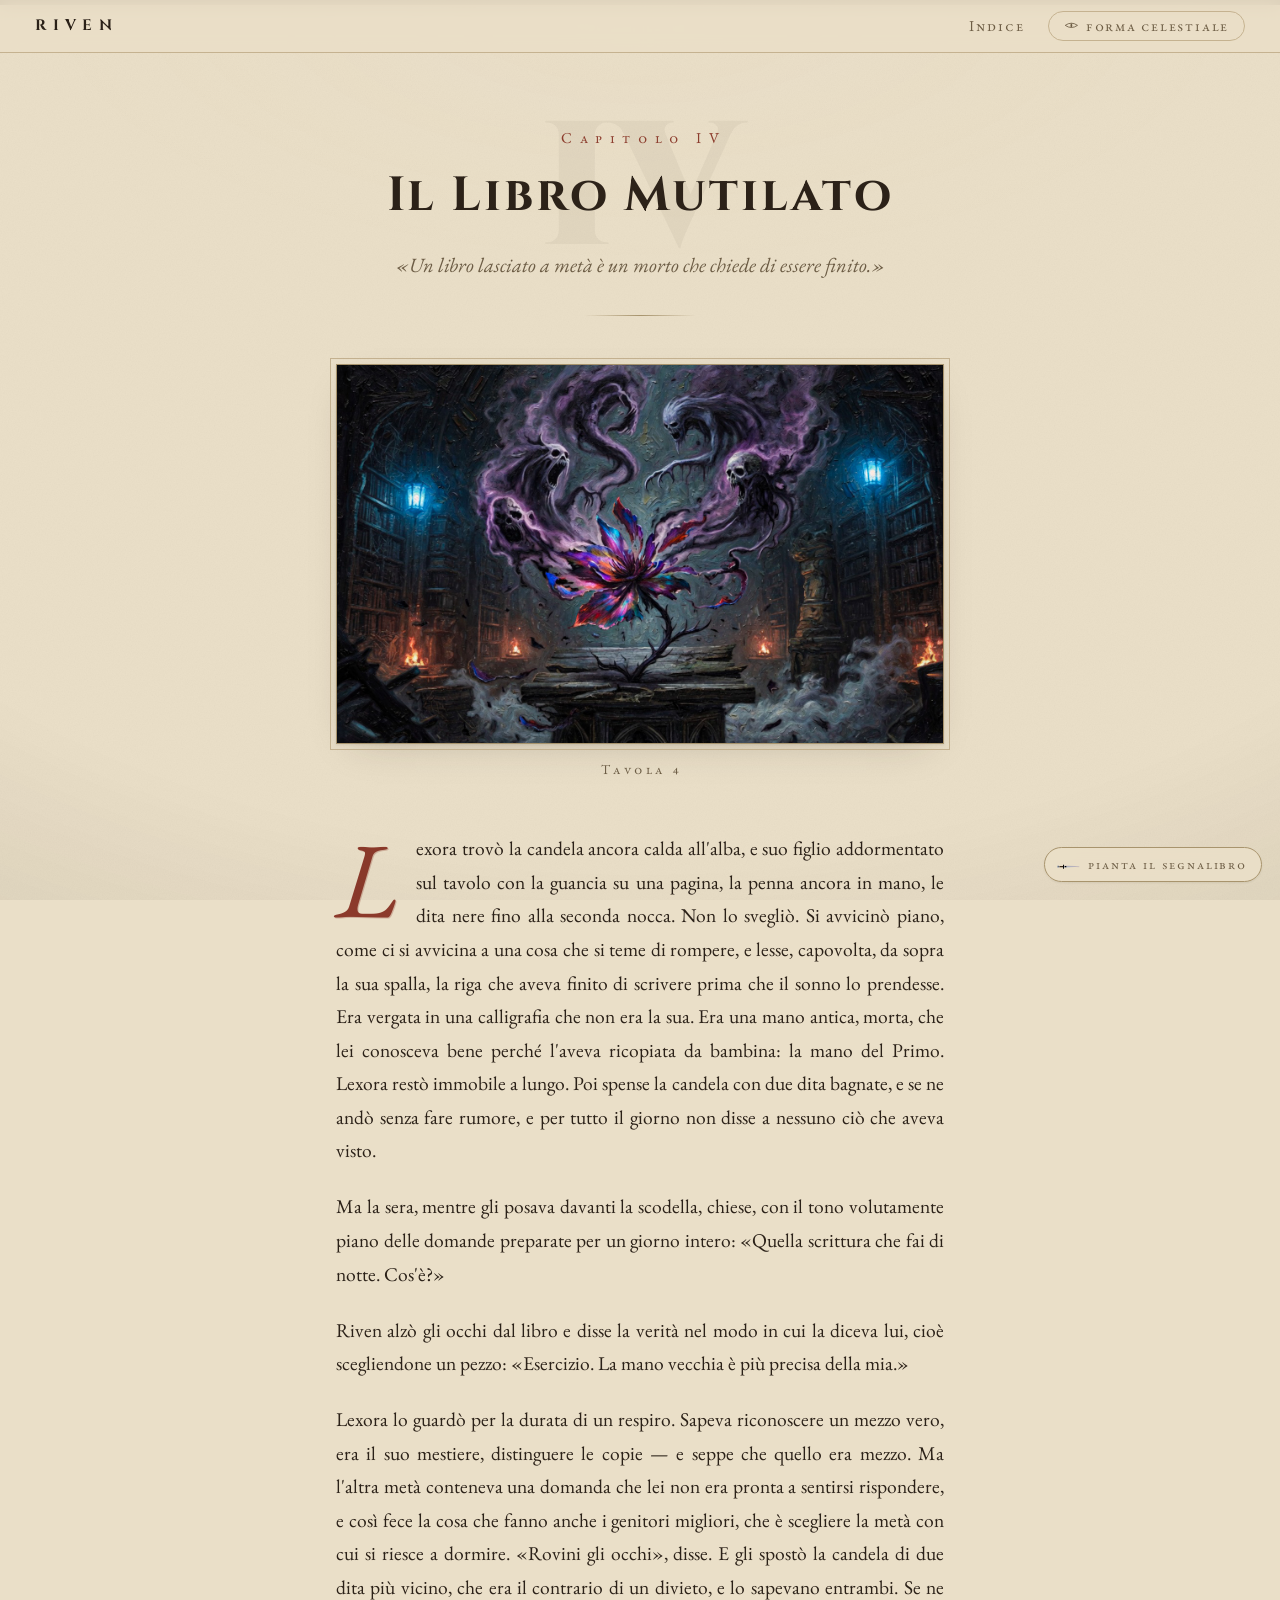
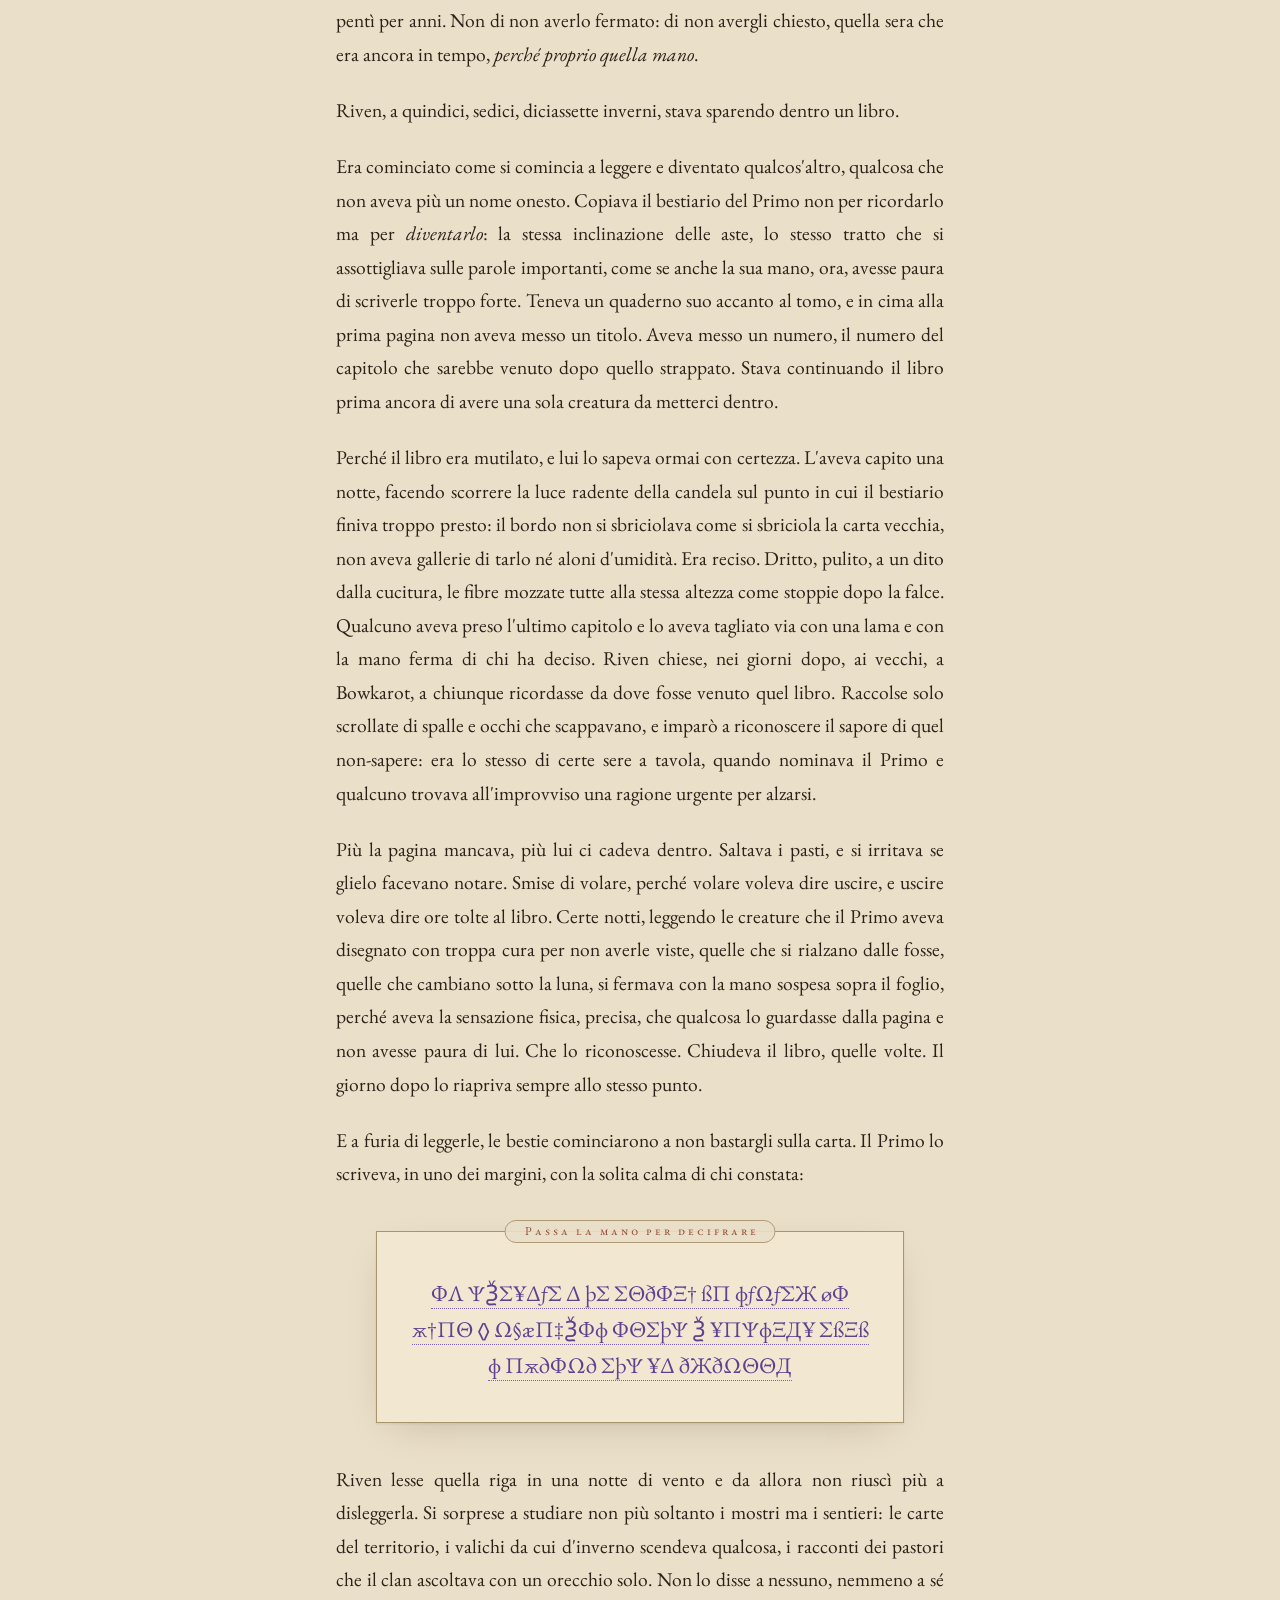
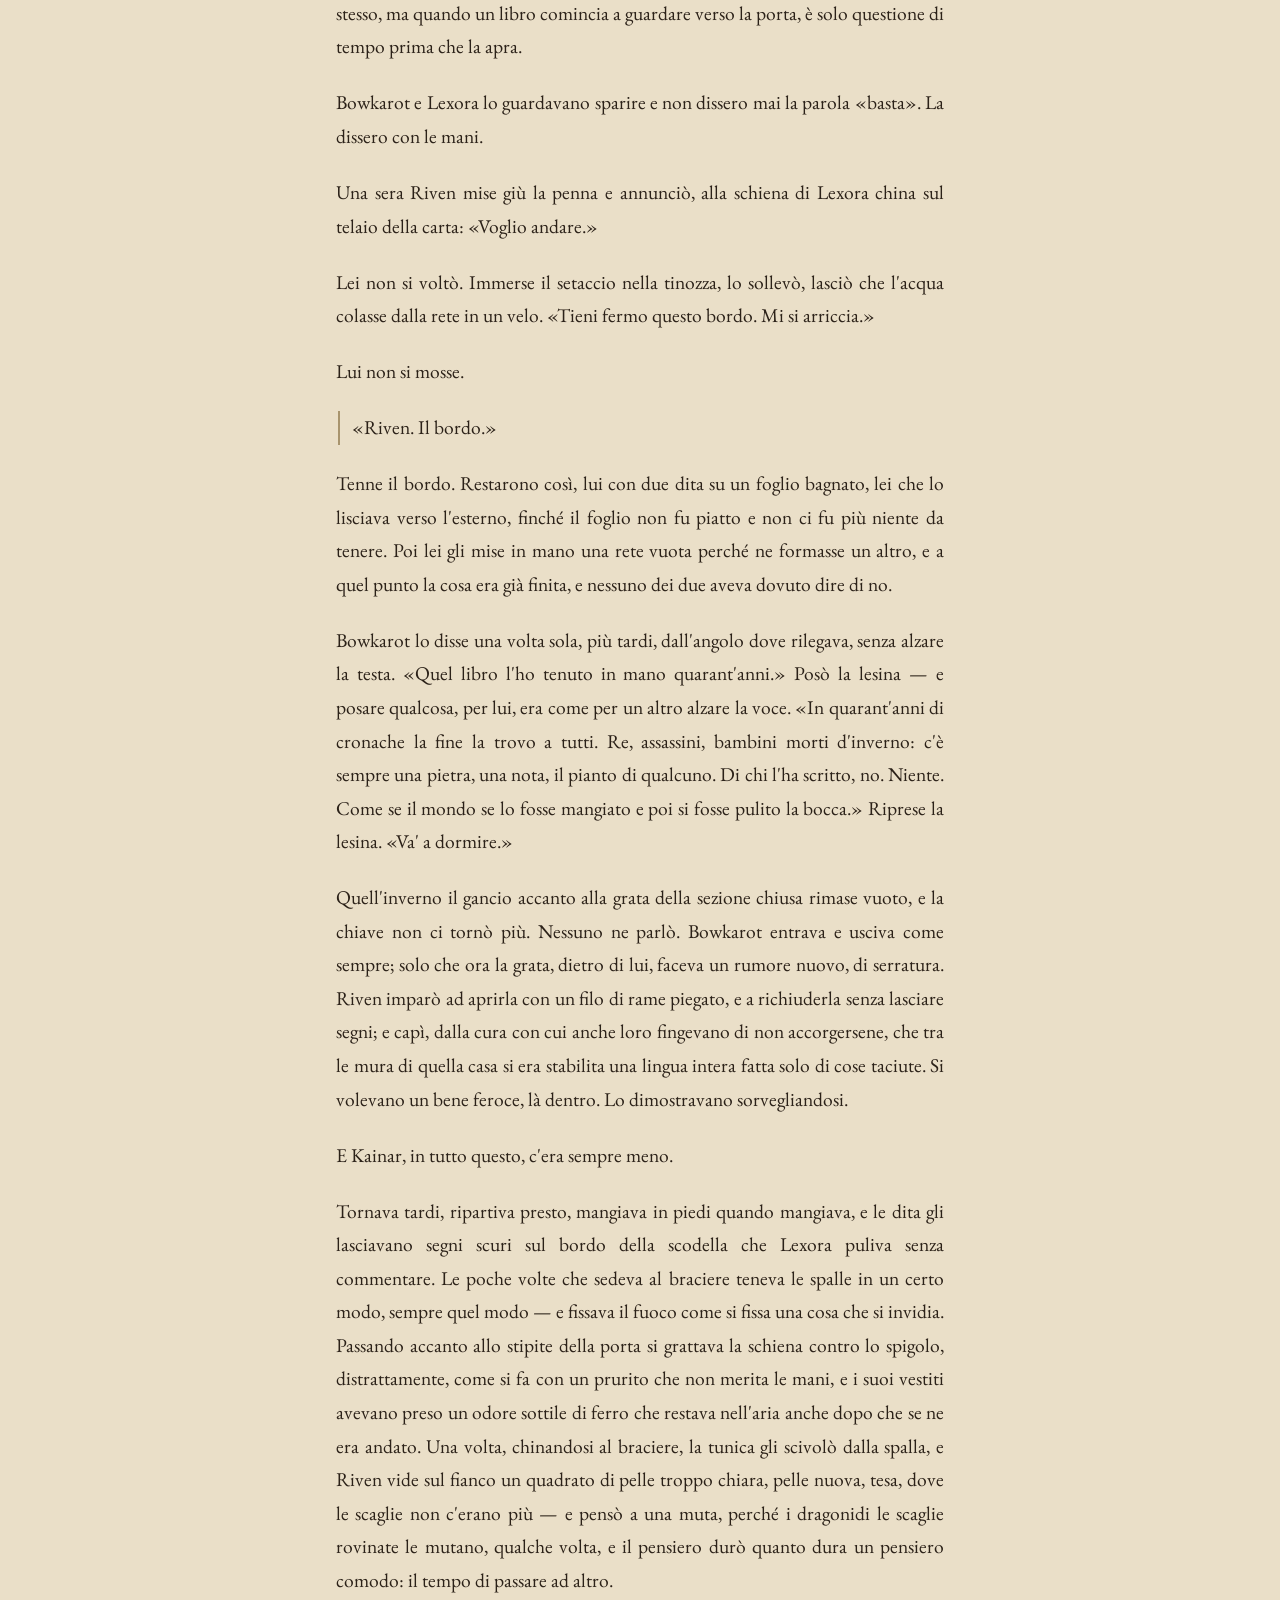
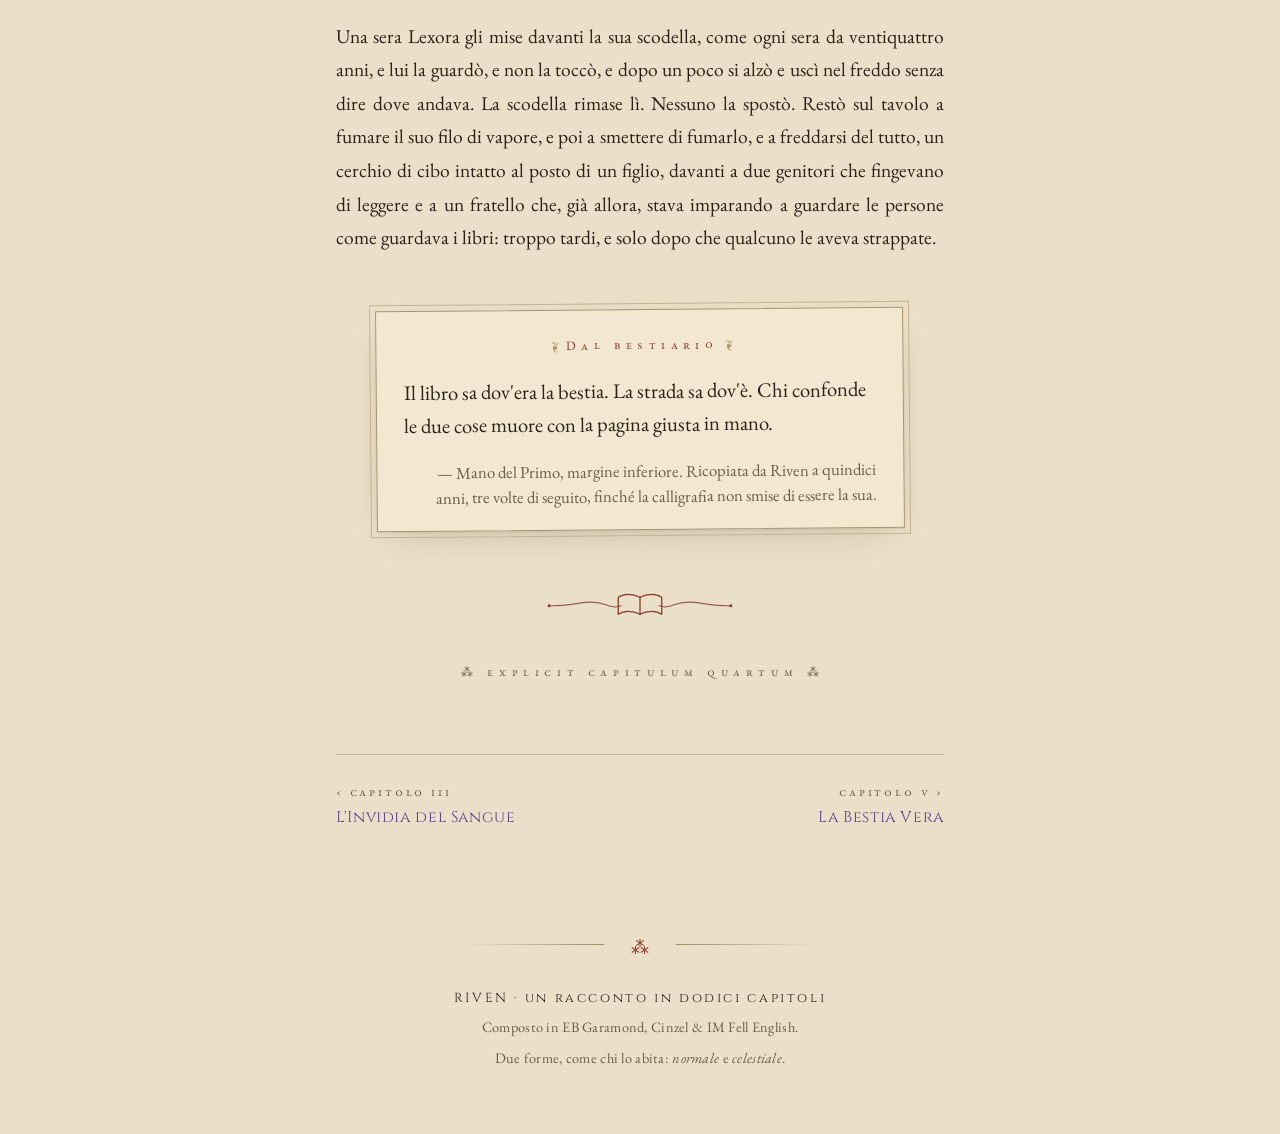
<file: capitoli/capitolo-04.html>
<!doctype html>
<html lang="it" data-tema="normale">
<head>
<meta charset="utf-8">
<meta name="viewport" content="width=device-width, initial-scale=1">
<title>IV · Il Libro Mutilato — RIVEN</title>
<meta name="description" content="Un libro lasciato a metà è un morto che chiede di essere finito.">
<meta property="og:title" content="IV · Il Libro Mutilato — RIVEN">
<meta property="og:description" content="Un libro lasciato a metà è un morto che chiede di essere finito.">
<link rel="preconnect" href="https://fonts.googleapis.com"><link rel="preconnect" href="https://fonts.gstatic.com" crossorigin><link href="https://fonts.googleapis.com/css2?family=Cinzel:wght@700;900&family=EB+Garamond:ital,wght@0,400;0,600;1,400;1,600&family=IM+Fell+English:ital@0;1&family=Caveat:wght@400;600;700&display=swap" rel="stylesheet">
<link rel="stylesheet" href="../css/stile.css?v=1781432288">
<script>try{var f=localStorage.getItem('riven-forma');if(!f)f=matchMedia('(prefers-color-scheme: dark)').matches?'celestiale':'normale';document.documentElement.setAttribute('data-tema',f);}catch(e){}</script>
</head>
<body class="capitolo" data-cap="IV" data-titolo="Il Libro Mutilato" data-file="capitolo-04.html"
      data-prev="capitolo-03.html" data-next="capitolo-05.html">
<div class="fiume" aria-hidden="true"><i></i></div>
<header class="barra">
  <a class="marchio" href="../index.html">RIVEN</a>
  <nav>
    <a href="../indice.html">Indice</a>
    <button class="forma" type="button"><svg class="occhio" viewBox="0 0 24 16" fill="none" aria-hidden="true">
  <path d="M2 8 Q12 1 22 8 Q12 15 2 8 Z" stroke="currentColor" stroke-width="1.4"/>
  <ellipse cx="12" cy="8" rx="1.4" ry="3.6" fill="currentColor"/>
</svg><span class="etichetta">forma celestiale</span></button>
  </nav>
</header>
<div class="inchiostro" aria-hidden="true"><span class="orlo"></span><i class="goccia" style="left:5%;--maxlen:34vh;width:10px"></i><i class="goccia" style="left:13%;--maxlen:17vh;width:7px"></i><i class="goccia" style="left:22%;--maxlen:47vh;width:8px"></i><i class="goccia" style="left:31%;--maxlen:25vh;width:6px"></i><i class="goccia" style="left:43%;--maxlen:55vh;width:11px"></i><i class="goccia" style="left:52%;--maxlen:20vh;width:7px"></i><i class="goccia" style="left:61%;--maxlen:38vh;width:9px"></i><i class="goccia" style="left:70%;--maxlen:60vh;width:10px"></i><i class="goccia" style="left:79%;--maxlen:28vh;width:7px"></i><i class="goccia" style="left:88%;--maxlen:46vh;width:8px"></i><i class="goccia" style="left:95%;--maxlen:18vh;width:6px"></i><i class="goccia" style="left:38%;--maxlen:30vh;width:7px"></i></div>
<main class="pagina">
  <header class="testata">
    <div class="filigrana" aria-hidden="true">IV</div>
    <p class="occhiello">Capitolo IV</p>
    <h1 class="titolo">Il Libro Mutilato</h1>
    <p class="epigrafe">«Un libro lasciato a metà è un morto che chiede di essere finito.»</p>
  </header>
  <figure class="tavola" data-base="../img/4">
    <div class="cornice">
      <div class="segnaposto">
        <span class="numerale">IV</span>
      </div>
    </div>
    <figcaption>Tavola 4</figcaption>
  </figure>
  <article class="testo">
<p class="incipit"><span class="capolettera">L</span>exora trovò la candela ancora calda all'alba, e suo figlio addormentato sul tavolo con la guancia su una pagina, la penna ancora in mano, le dita nere fino alla seconda nocca. Non lo svegliò. Si avvicinò piano, come ci si avvicina a una cosa che si teme di rompere, e lesse, capovolta, da sopra la sua spalla, la riga che aveva finito di scrivere prima che il sonno lo prendesse. Era vergata in una calligrafia che non era la sua. Era una mano antica, morta, che lei conosceva bene perché l'aveva ricopiata da bambina: la mano del Primo. Lexora restò immobile a lungo. Poi spense la candela con due dita bagnate, e se ne andò senza fare rumore, e per tutto il giorno non disse a nessuno ciò che aveva visto.</p>
<p>Ma la sera, mentre gli posava davanti la scodella, chiese, con il tono volutamente piano delle domande preparate per un giorno intero: «Quella scrittura che fai di notte. Cos'è?»</p>
<p>Riven alzò gli occhi dal libro e disse la verità nel modo in cui la diceva lui, cioè scegliendone un pezzo: «Esercizio. La mano vecchia è più precisa della mia.»</p>
<p>Lexora lo guardò per la durata di un respiro. Sapeva riconoscere un mezzo vero, era il suo mestiere, distinguere le copie — e seppe che quello era mezzo. Ma l'altra metà conteneva una domanda che lei non era pronta a sentirsi rispondere, e così fece la cosa che fanno anche i genitori migliori, che è scegliere la metà con cui si riesce a dormire. «Rovini gli occhi», disse. E gli spostò la candela di due dita più vicino, che era il contrario di un divieto, e lo sapevano entrambi. Se ne pentì per anni. Non di non averlo fermato: di non avergli chiesto, quella sera che era ancora in tempo, <em>perché proprio quella mano</em>.</p>
<p>Riven, a quindici, sedici, diciassette inverni, stava sparendo dentro un libro.</p>
<p>Era cominciato come si comincia a leggere e diventato qualcos'altro, qualcosa che non aveva più un nome onesto. Copiava il bestiario del Primo non per ricordarlo ma per <em>diventarlo</em>: la stessa inclinazione delle aste, lo stesso tratto che si assottigliava sulle parole importanti, come se anche la sua mano, ora, avesse paura di scriverle troppo forte. Teneva un quaderno suo accanto al tomo, e in cima alla prima pagina non aveva messo un titolo. Aveva messo un numero, il numero del capitolo che sarebbe venuto dopo quello strappato. Stava continuando il libro prima ancora di avere una sola creatura da metterci dentro.</p>
<p>Perché il libro era mutilato, e lui lo sapeva ormai con certezza. L'aveva capito una notte, facendo scorrere la luce radente della candela sul punto in cui il bestiario finiva troppo presto: il bordo non si sbriciolava come si sbriciola la carta vecchia, non aveva gallerie di tarlo né aloni d'umidità. Era reciso. Dritto, pulito, a un dito dalla cucitura, le fibre mozzate tutte alla stessa altezza come stoppie dopo la falce. Qualcuno aveva preso l'ultimo capitolo e lo aveva tagliato via con una lama e con la mano ferma di chi ha deciso. Riven chiese, nei giorni dopo, ai vecchi, a Bowkarot, a chiunque ricordasse da dove fosse venuto quel libro. Raccolse solo scrollate di spalle e occhi che scappavano, e imparò a riconoscere il sapore di quel non-sapere: era lo stesso di certe sere a tavola, quando nominava il Primo e qualcuno trovava all'improvviso una ragione urgente per alzarsi.</p>
<p>Più la pagina mancava, più lui ci cadeva dentro. Saltava i pasti, e si irritava se glielo facevano notare. Smise di volare, perché volare voleva dire uscire, e uscire voleva dire ore tolte al libro. Certe notti, leggendo le creature che il Primo aveva disegnato con troppa cura per non averle viste, quelle che si rialzano dalle fosse, quelle che cambiano sotto la luna, si fermava con la mano sospesa sopra il foglio, perché aveva la sensazione fisica, precisa, che qualcosa lo guardasse dalla pagina e non avesse paura di lui. Che lo riconoscesse. Chiudeva il libro, quelle volte. Il giorno dopo lo riapriva sempre allo stesso punto.</p>
<p>E a furia di leggerle, le bestie cominciarono a non bastargli sulla carta. Il Primo lo scriveva, in uno dei margini, con la solita calma di chi constata:</p>
<aside class="enigma-box"><span class="enigma-istruzioni">Passa la mano per decifrare</span><div class="enigma-testo"><span class="decifra">Il disegno è la bestia da morta. Da viva è un'altra cosa, e l'altra cosa è quella che ti uccide.</span></div></aside>
<p>Riven lesse quella riga in una notte di vento e da allora non riuscì più a disleggerla. Si sorprese a studiare non più soltanto i mostri ma i sentieri: le carte del territorio, i valichi da cui d'inverno scendeva qualcosa, i racconti dei pastori che il clan ascoltava con un orecchio solo. Non lo disse a nessuno, nemmeno a sé stesso, ma quando un libro comincia a guardare verso la porta, è solo questione di tempo prima che la apra.</p>
<p>Bowkarot e Lexora lo guardavano sparire e non dissero mai la parola «basta». La dissero con le mani.</p>
<p>Una sera Riven mise giù la penna e annunciò, alla schiena di Lexora china sul telaio della carta: «Voglio andare.»</p>
<p>Lei non si voltò. Immerse il setaccio nella tinozza, lo sollevò, lasciò che l'acqua colasse dalla rete in un velo. «Tieni fermo questo bordo. Mi si arriccia.»</p>
<p>Lui non si mosse.</p>
<p class="dialogo">«Riven. Il bordo.»</p>
<p>Tenne il bordo. Restarono così, lui con due dita su un foglio bagnato, lei che lo lisciava verso l'esterno, finché il foglio non fu piatto e non ci fu più niente da tenere. Poi lei gli mise in mano una rete vuota perché ne formasse un altro, e a quel punto la cosa era già finita, e nessuno dei due aveva dovuto dire di no.</p>
<p>Bowkarot lo disse una volta sola, più tardi, dall'angolo dove rilegava, senza alzare la testa. «Quel libro l'ho tenuto in mano quarant'anni.» Posò la lesina — e posare qualcosa, per lui, era come per un altro alzare la voce. «In quarant'anni di cronache la fine la trovo a tutti. Re, assassini, bambini morti d'inverno: c'è sempre una pietra, una nota, il pianto di qualcuno. Di chi l'ha scritto, no. Niente. Come se il mondo se lo fosse mangiato e poi si fosse pulito la bocca.» Riprese la lesina. «Va' a dormire.»</p>
<p>Quell'inverno il gancio accanto alla grata della sezione chiusa rimase vuoto, e la chiave non ci tornò più. Nessuno ne parlò. Bowkarot entrava e usciva come sempre; solo che ora la grata, dietro di lui, faceva un rumore nuovo, di serratura. Riven imparò ad aprirla con un filo di rame piegato, e a richiuderla senza lasciare segni; e capì, dalla cura con cui anche loro fingevano di non accorgersene, che tra le mura di quella casa si era stabilita una lingua intera fatta solo di cose taciute. Si volevano un bene feroce, là dentro. Lo dimostravano sorvegliandosi.</p>
<p>E Kainar, in tutto questo, c'era sempre meno.</p>
<p>Tornava tardi, ripartiva presto, mangiava in piedi quando mangiava, e le dita gli lasciavano segni scuri sul bordo della scodella che Lexora puliva senza commentare. Le poche volte che sedeva al braciere teneva le spalle in un certo modo, sempre quel modo — e fissava il fuoco come si fissa una cosa che si invidia. Passando accanto allo stipite della porta si grattava la schiena contro lo spigolo, distrattamente, come si fa con un prurito che non merita le mani, e i suoi vestiti avevano preso un odore sottile di ferro che restava nell'aria anche dopo che se ne era andato. Una volta, chinandosi al braciere, la tunica gli scivolò dalla spalla, e Riven vide sul fianco un quadrato di pelle troppo chiara, pelle nuova, tesa, dove le scaglie non c'erano più — e pensò a una muta, perché i dragonidi le scaglie rovinate le mutano, qualche volta, e il pensiero durò quanto dura un pensiero comodo: il tempo di passare ad altro.</p>
<p>Una sera Lexora gli mise davanti la sua scodella, come ogni sera da ventiquattro anni, e lui la guardò, e non la toccò, e dopo un poco si alzò e uscì nel freddo senza dire dove andava. La scodella rimase lì. Nessuno la spostò. Restò sul tavolo a fumare il suo filo di vapore, e poi a smettere di fumarlo, e a freddarsi del tutto, un cerchio di cibo intatto al posto di un figlio, davanti a due genitori che fingevano di leggere e a un fratello che, già allora, stava imparando a guardare le persone come guardava i libri: troppo tardi, e solo dopo che qualcuno le aveva strappate.</p>
<aside class="bestiario"><span class="rubrichetta">Dal bestiario</span><p class="nota"><em>Il libro sa dov'era la bestia. La strada sa dov'è. Chi confonde le due cose muore con la pagina giusta in mano.</em></p><p class="provenienza">— Mano del Primo, margine inferiore. Ricopiata da Riven a quindici anni, tre volte di seguito, finché la calligrafia non smise di essere la sua.</p></aside>
  </article>
  <div class="finalino-wrap"><svg class="finalino" viewBox="0 0 220 46" fill="none" aria-hidden="true"><g class="vite"><path d="M16 23 C44 23 56 15 74 22 C80 25 84 25 90 23"/><path d="M204 23 C176 23 164 15 146 22 C140 25 136 25 130 23"/><circle class="pieno" cx="14" cy="23" r="1.7"/><circle class="pieno" cx="206" cy="23" r="1.7"/></g><g class="motivo"><path d="M110 14 C102 10 93 10 87 14 L87 32 C93 28 102 28 110 32"/><path d="M110 14 C118 10 127 10 133 14 L133 32 C127 28 118 28 110 32"/><path d="M110 14 L110 32"/></g></svg></div>
  <p class="explicit">⁂ explicit capitulum quartum ⁂</p>

  <nav class="passi">
    <a href="capitolo-03.html"><span class="verso">‹ capitolo iii</span><span class="dove">L&#x27;Invidia del Sangue</span></a>
    <a class="innanzi" href="capitolo-05.html"><span class="verso">capitolo v ›</span><span class="dove">La Bestia Vera</span></a>
  </nav>
</main>
<footer class="colophon">
  <span class="fregio">⁂</span>
  <p>RIVEN · un racconto in dodici capitoli</p>
  <p>Composto in EB Garamond, Cinzel &amp; IM Fell English.</p>
  <p>Due forme, come chi lo abita: <em>normale</em> e <em>celestiale</em>.</p>
</footer>
<script src="../js/lettura.js?v=1781432288"></script>
</body>
</html>
</file>
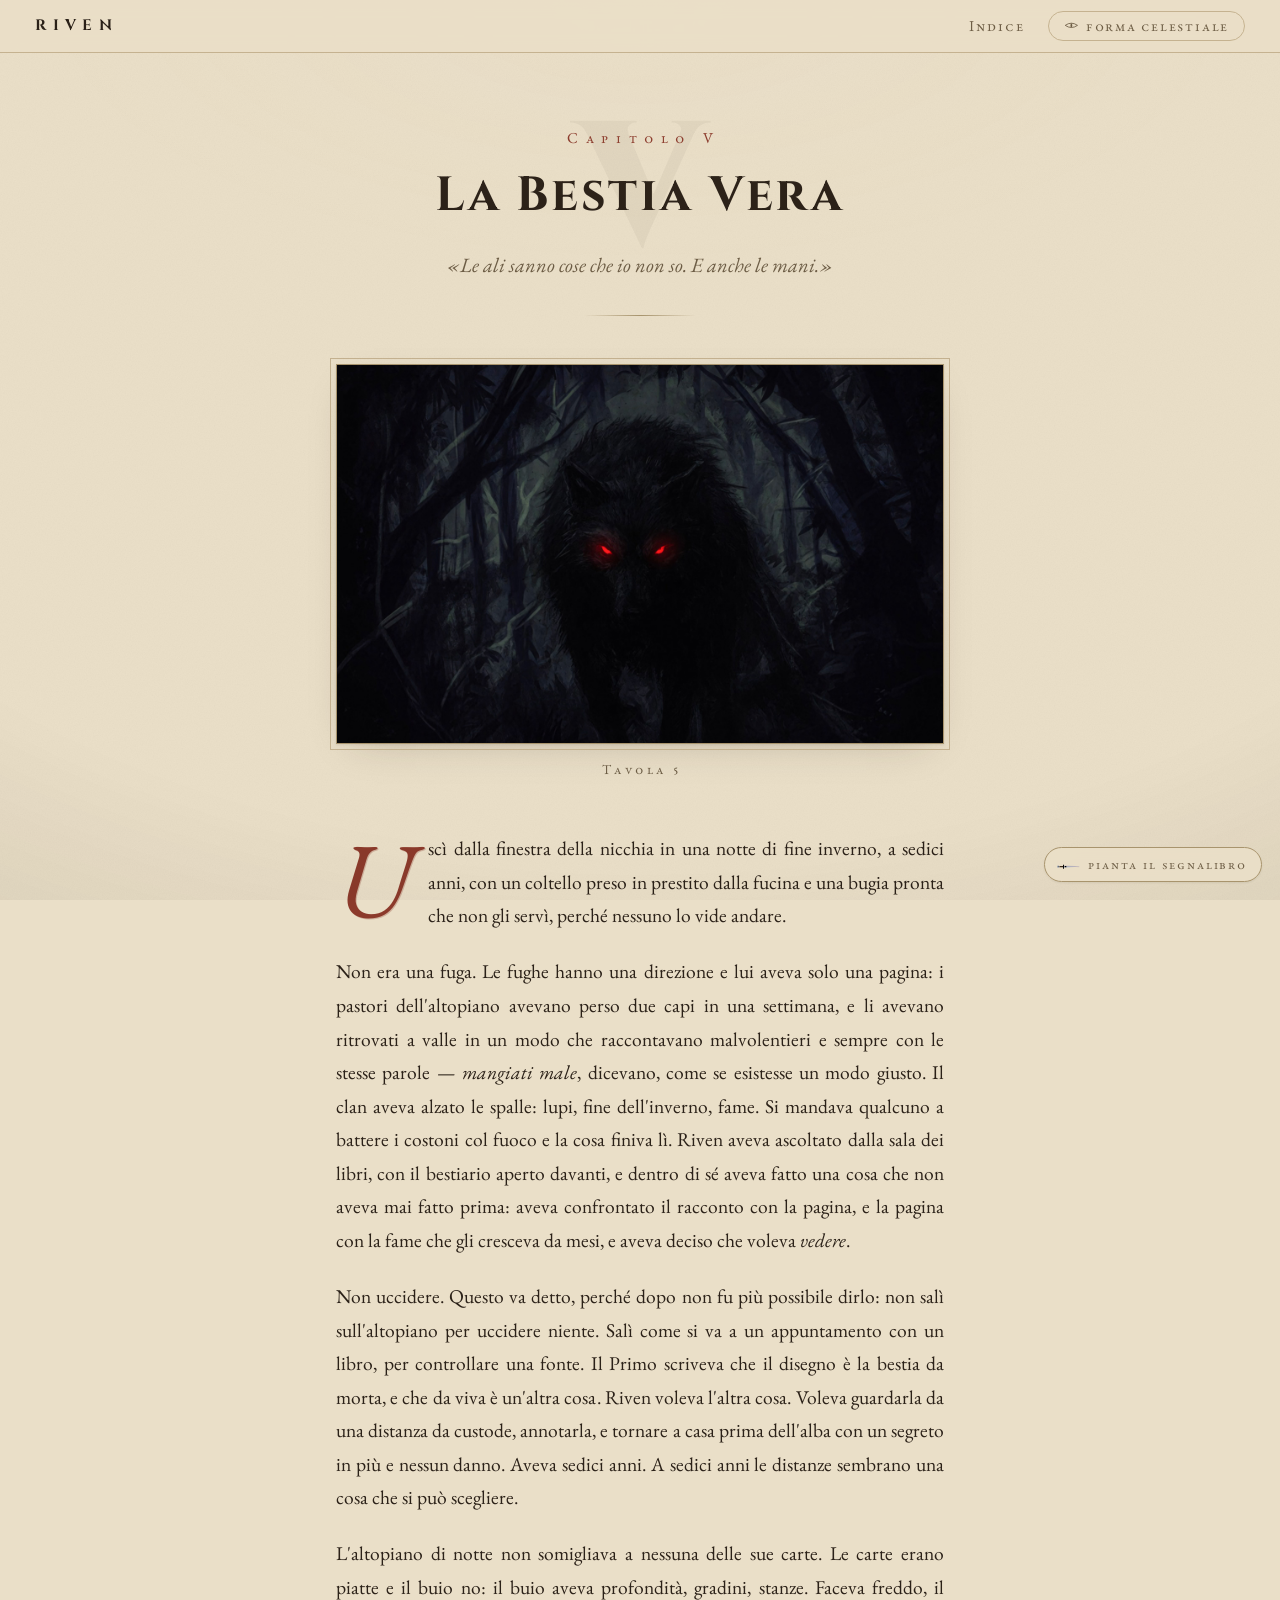
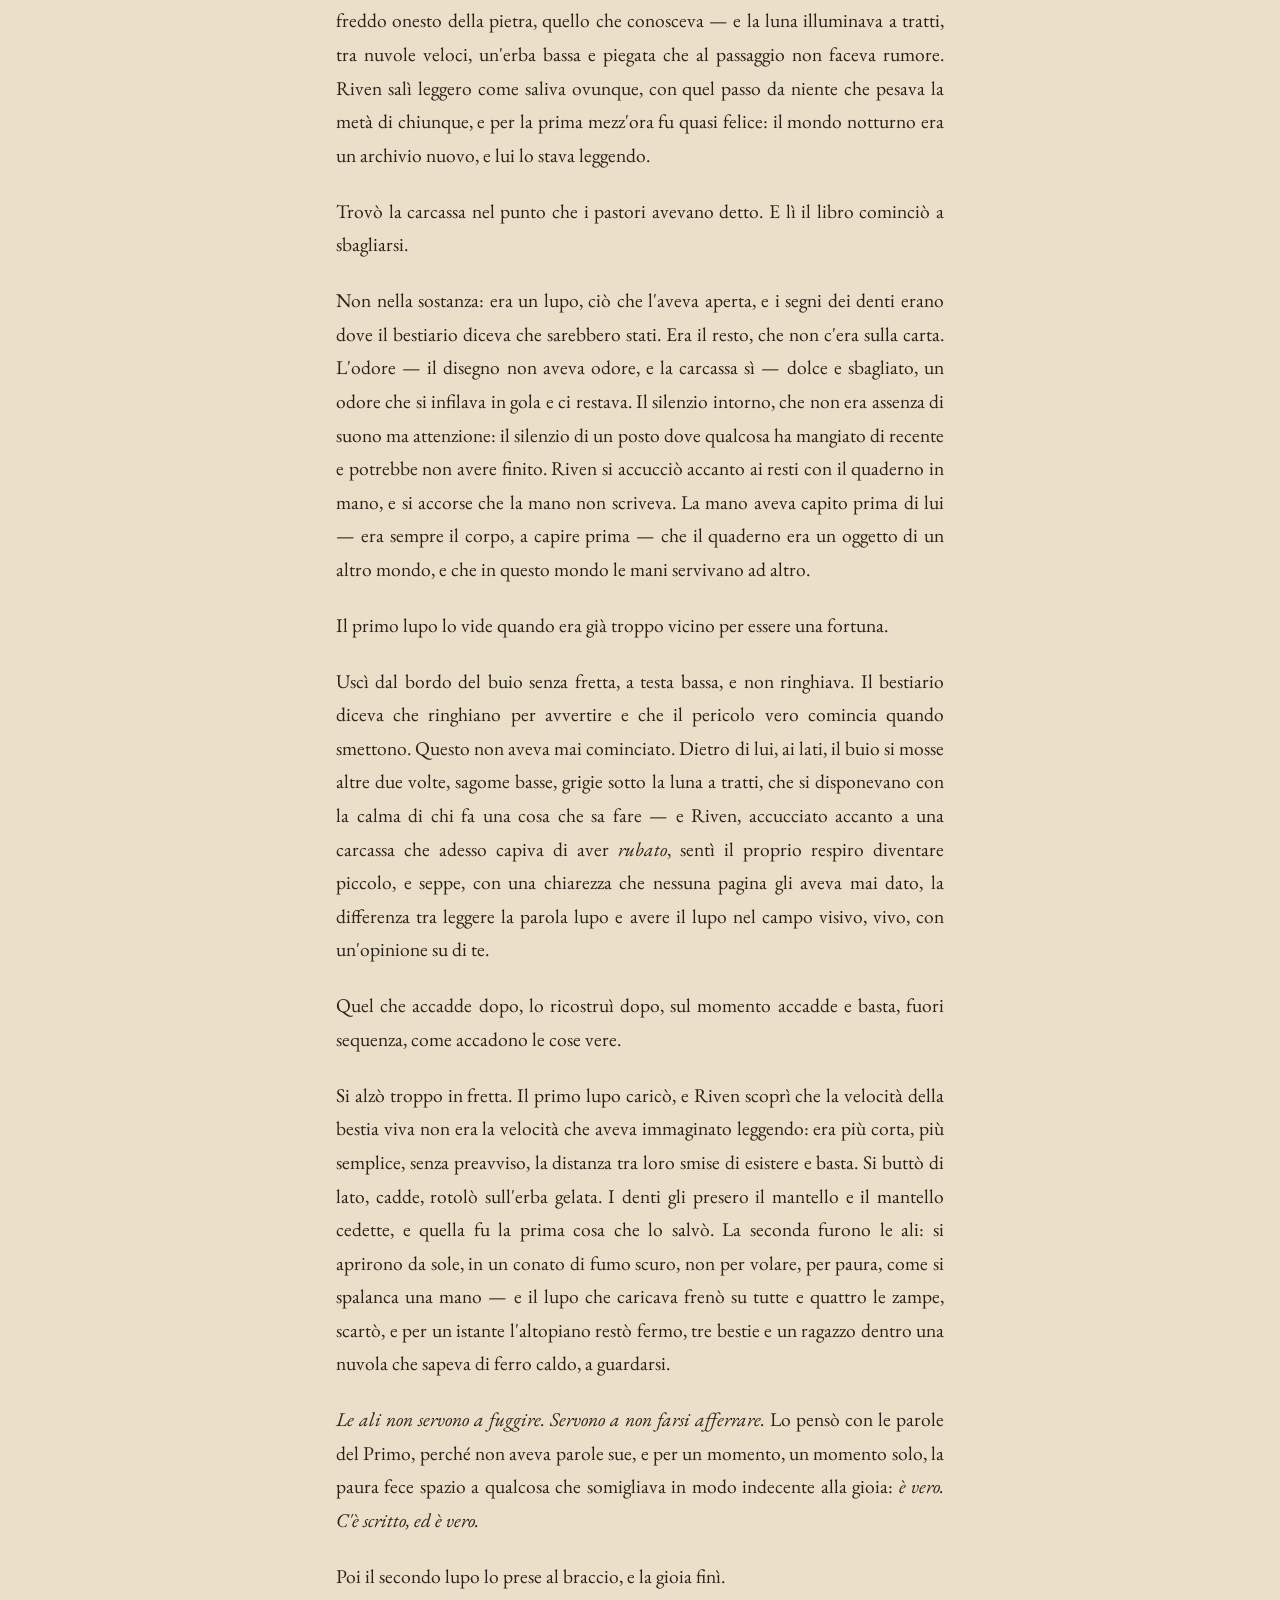
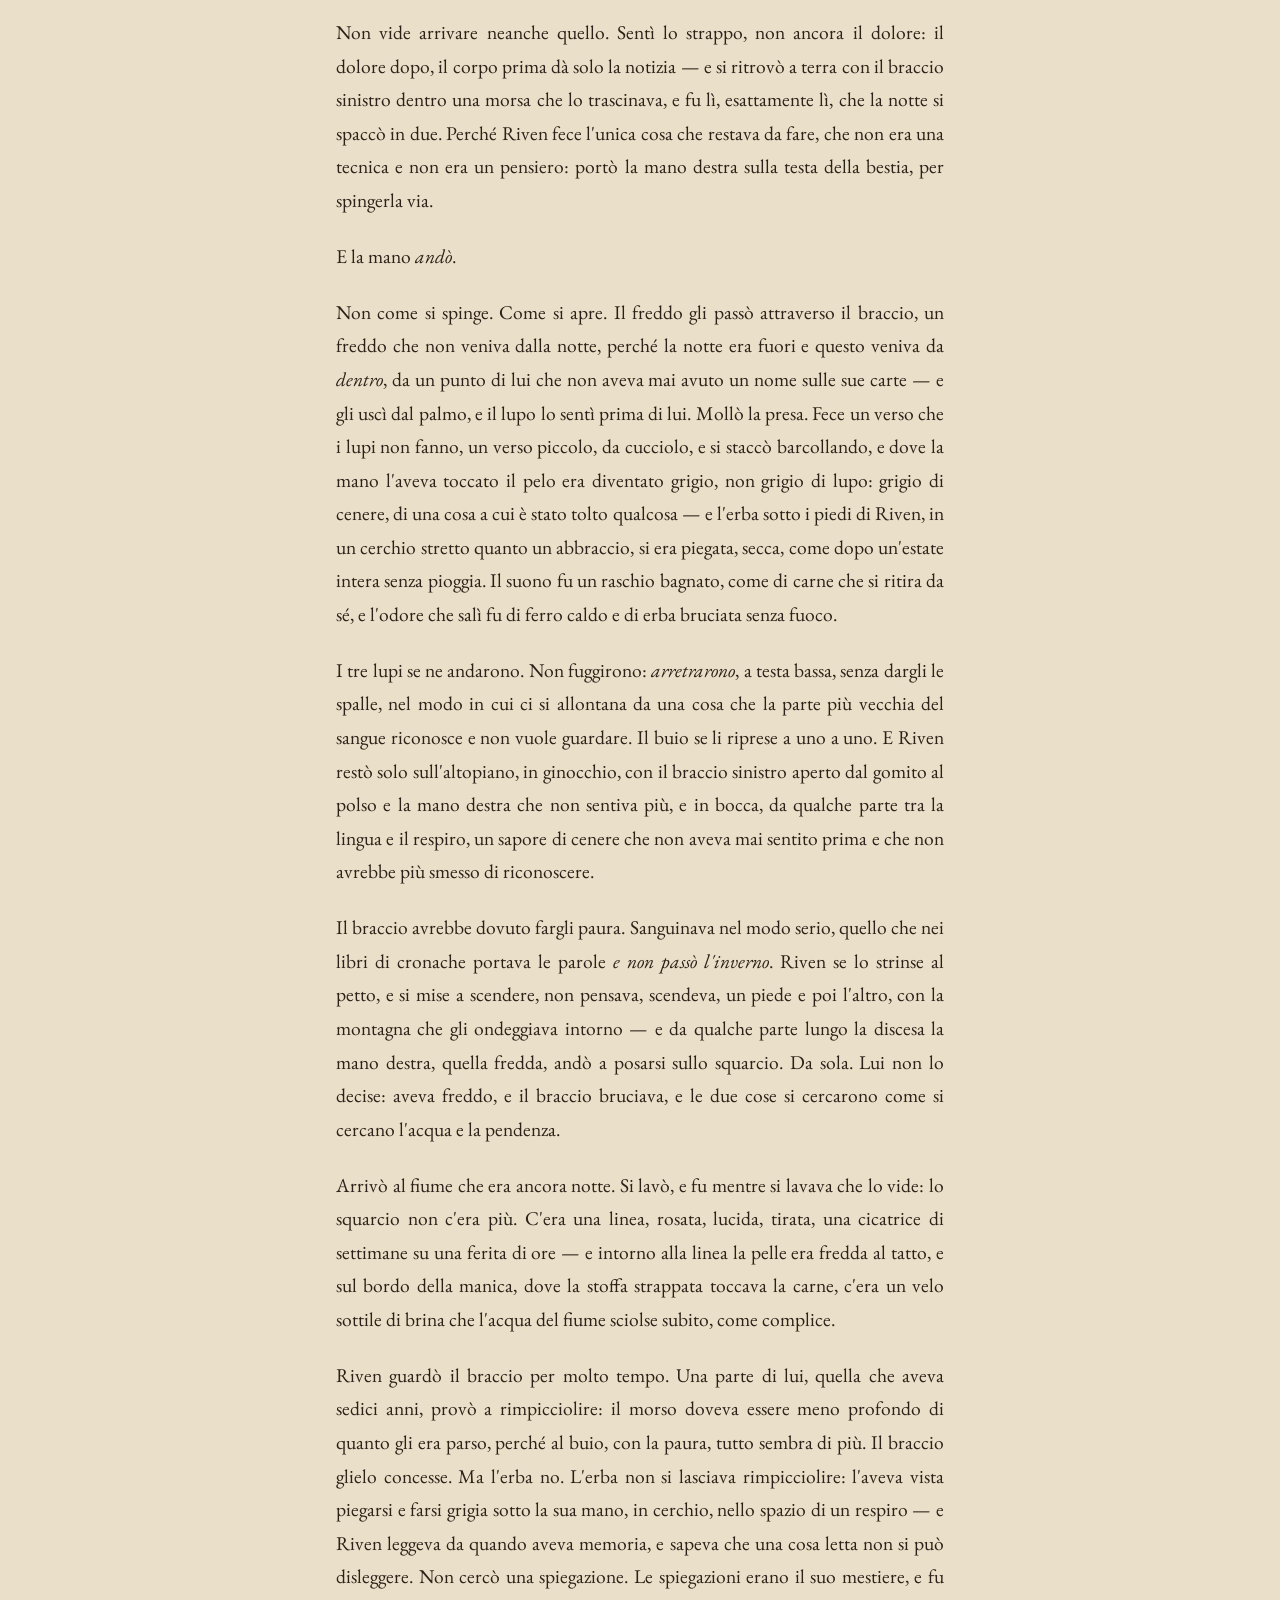
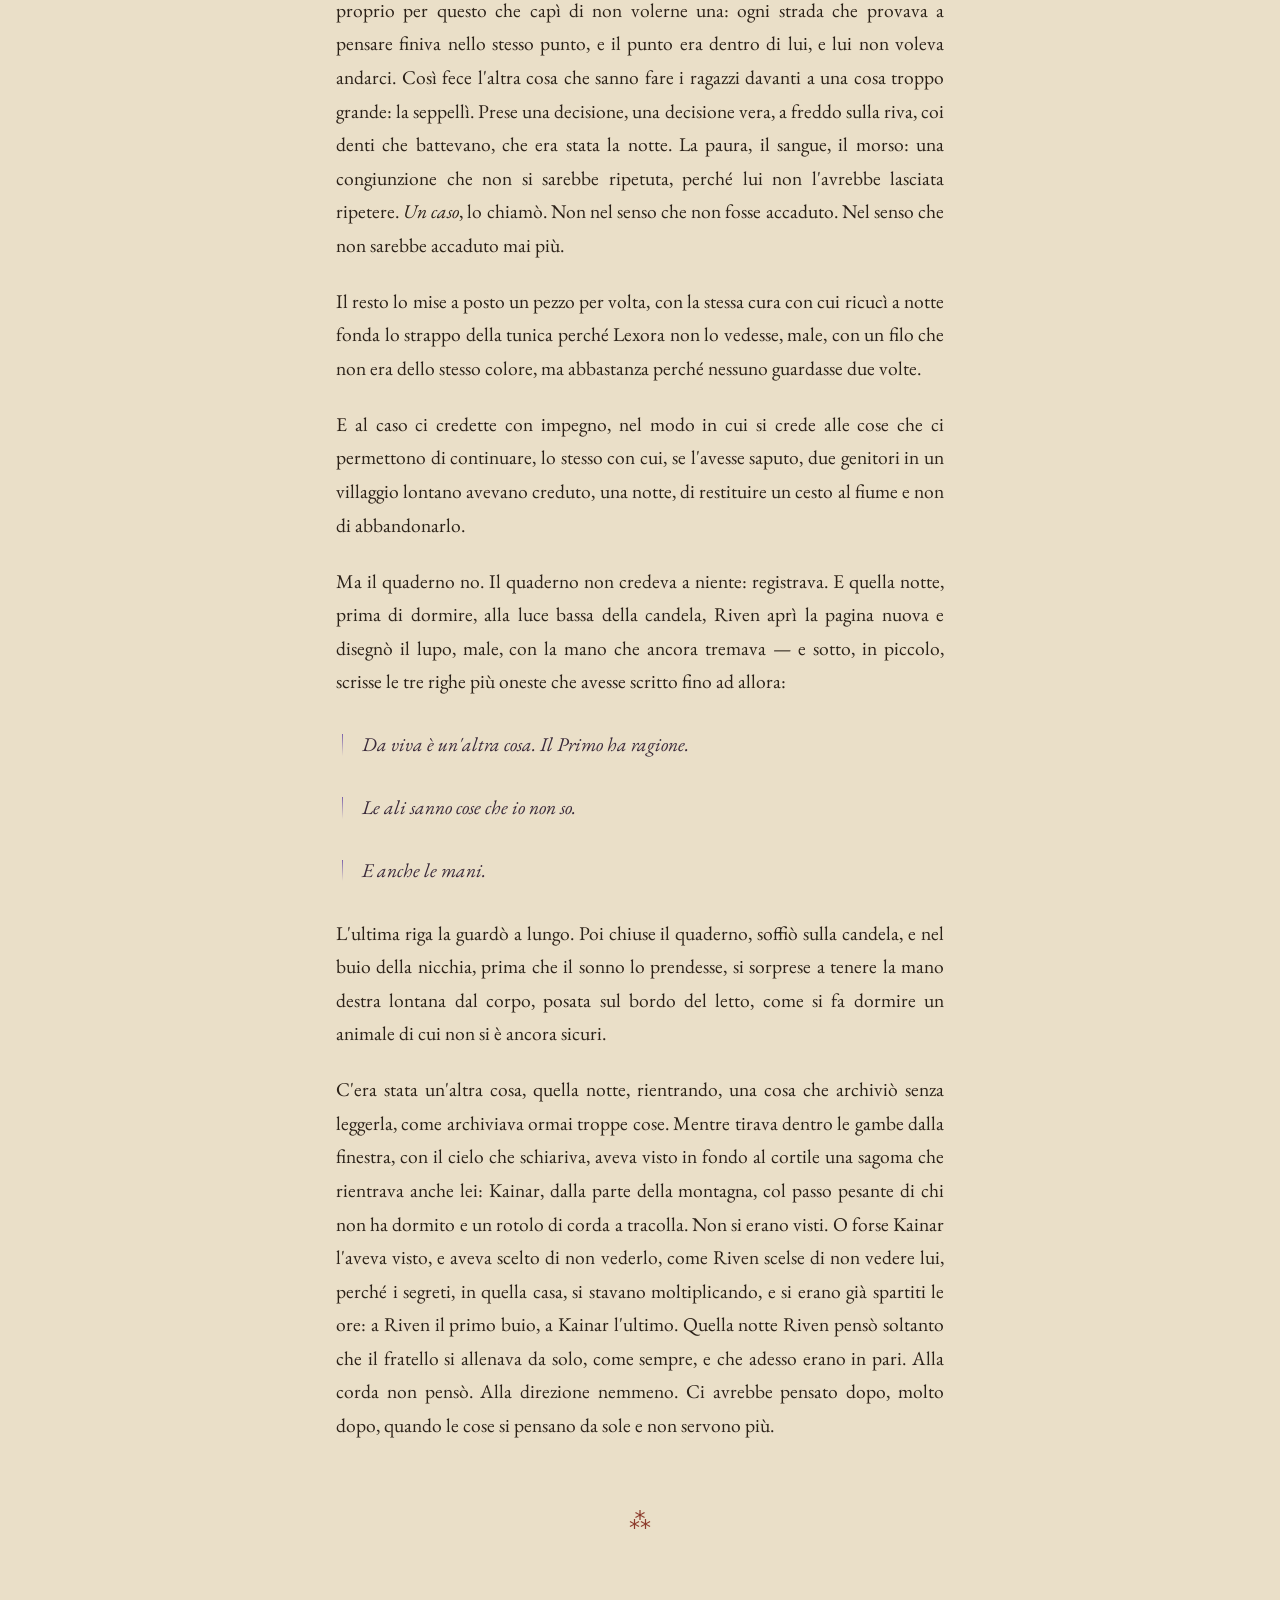
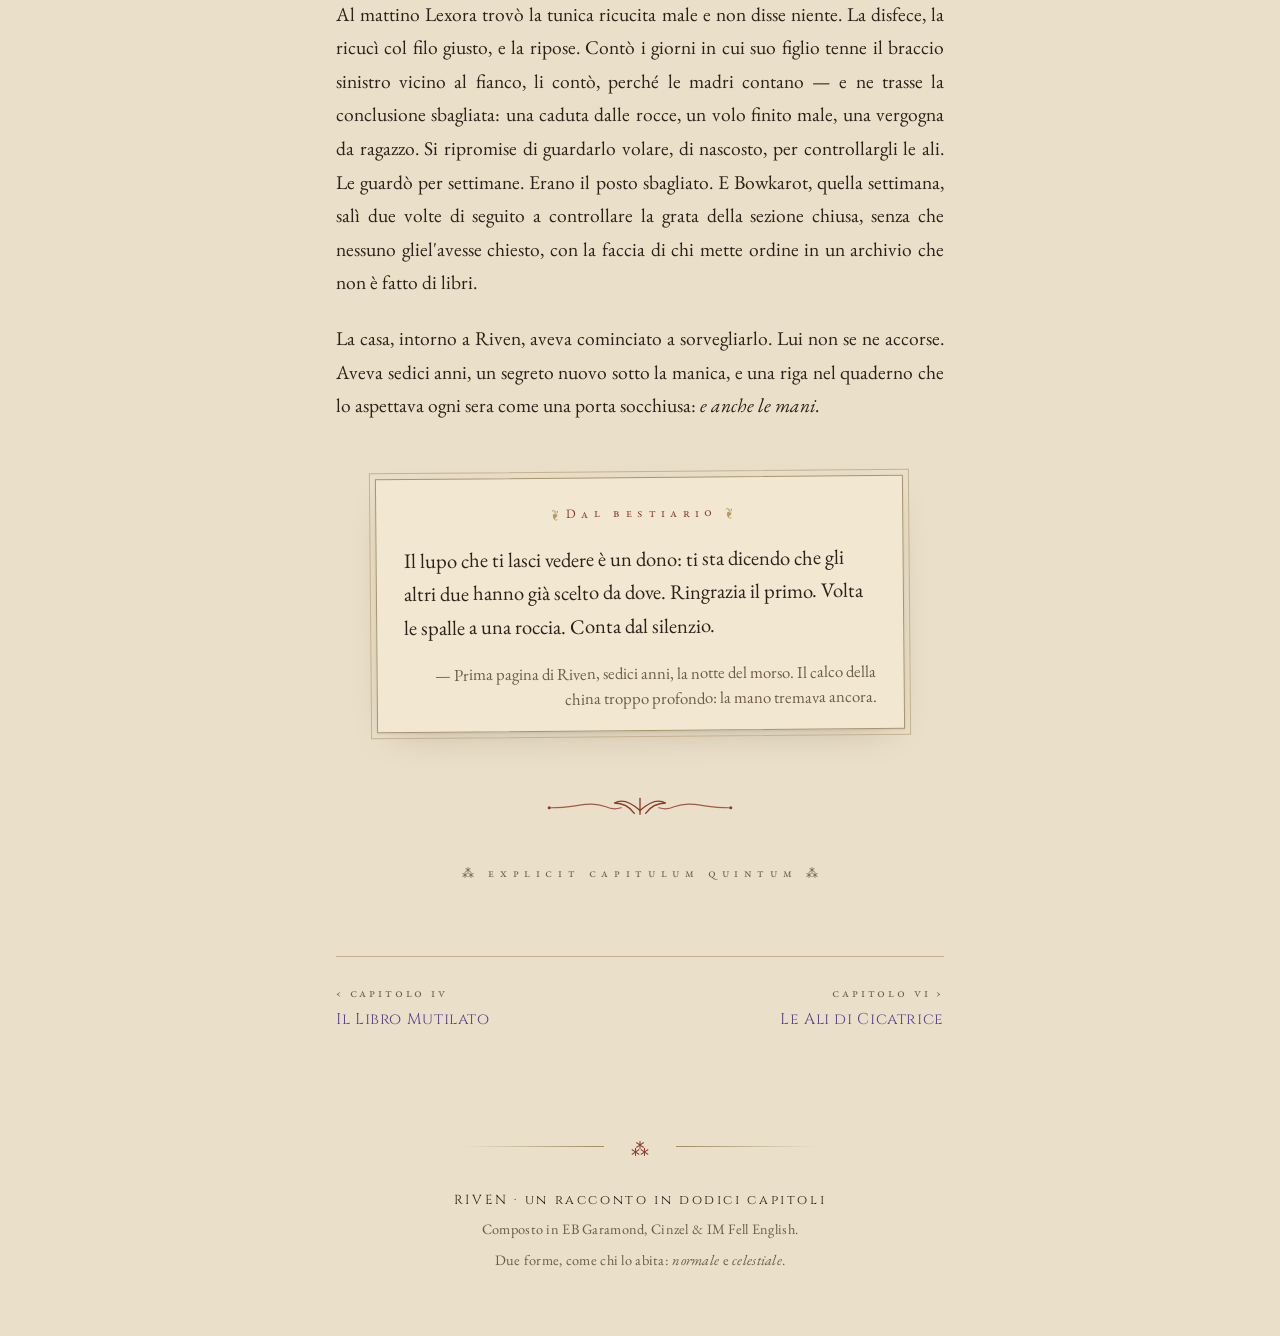
<file: capitoli/capitolo-05.html>
<!doctype html>
<html lang="it" data-tema="normale">
<head>
<meta charset="utf-8">
<meta name="viewport" content="width=device-width, initial-scale=1">
<title>V · La Bestia Vera — RIVEN</title>
<meta name="description" content="Le ali sanno cose che io non so. E anche le mani.">
<meta property="og:title" content="V · La Bestia Vera — RIVEN">
<meta property="og:description" content="Le ali sanno cose che io non so. E anche le mani.">
<link rel="preconnect" href="https://fonts.googleapis.com"><link rel="preconnect" href="https://fonts.gstatic.com" crossorigin><link href="https://fonts.googleapis.com/css2?family=Cinzel:wght@700;900&family=EB+Garamond:ital,wght@0,400;0,600;1,400;1,600&family=IM+Fell+English:ital@0;1&family=Caveat:wght@400;600;700&display=swap" rel="stylesheet">
<link rel="stylesheet" href="../css/stile.css?v=1781432288">
<script>try{var f=localStorage.getItem('riven-forma');if(!f)f=matchMedia('(prefers-color-scheme: dark)').matches?'celestiale':'normale';document.documentElement.setAttribute('data-tema',f);}catch(e){}</script>
</head>
<body class="capitolo" data-cap="V" data-titolo="La Bestia Vera" data-file="capitolo-05.html"
      data-prev="capitolo-04.html" data-next="capitolo-06.html">
<div class="fiume" aria-hidden="true"><i></i></div>
<header class="barra">
  <a class="marchio" href="../index.html">RIVEN</a>
  <nav>
    <a href="../indice.html">Indice</a>
    <button class="forma" type="button"><svg class="occhio" viewBox="0 0 24 16" fill="none" aria-hidden="true">
  <path d="M2 8 Q12 1 22 8 Q12 15 2 8 Z" stroke="currentColor" stroke-width="1.4"/>
  <ellipse cx="12" cy="8" rx="1.4" ry="3.6" fill="currentColor"/>
</svg><span class="etichetta">forma celestiale</span></button>
  </nav>
</header>

<main class="pagina">
  <header class="testata">
    <div class="filigrana" aria-hidden="true">V</div>
    <p class="occhiello">Capitolo V</p>
    <h1 class="titolo">La Bestia Vera</h1>
    <p class="epigrafe">«Le ali sanno cose che io non so. E anche le mani.»</p>
  </header>
  <figure class="tavola" data-base="../img/5">
    <div class="cornice">
      <div class="segnaposto">
        <span class="numerale">V</span>
      </div>
    </div>
    <figcaption>Tavola 5</figcaption>
  </figure>
  <article class="testo">
<p class="incipit"><span class="capolettera">U</span>scì dalla finestra della nicchia in una notte di fine inverno, a sedici anni, con un coltello preso in prestito dalla fucina e una bugia pronta che non gli servì, perché nessuno lo vide andare.</p>
<p>Non era una fuga. Le fughe hanno una direzione e lui aveva solo una pagina: i pastori dell'altopiano avevano perso due capi in una settimana, e li avevano ritrovati a valle in un modo che raccontavano malvolentieri e sempre con le stesse parole — <em>mangiati male</em>, dicevano, come se esistesse un modo giusto. Il clan aveva alzato le spalle: lupi, fine dell'inverno, fame. Si mandava qualcuno a battere i costoni col fuoco e la cosa finiva lì. Riven aveva ascoltato dalla sala dei libri, con il bestiario aperto davanti, e dentro di sé aveva fatto una cosa che non aveva mai fatto prima: aveva confrontato il racconto con la pagina, e la pagina con la fame che gli cresceva da mesi, e aveva deciso che voleva <em>vedere</em>.</p>
<p>Non uccidere. Questo va detto, perché dopo non fu più possibile dirlo: non salì sull'altopiano per uccidere niente. Salì come si va a un appuntamento con un libro, per controllare una fonte. Il Primo scriveva che il disegno è la bestia da morta, e che da viva è un'altra cosa. Riven voleva l'altra cosa. Voleva guardarla da una distanza da custode, annotarla, e tornare a casa prima dell'alba con un segreto in più e nessun danno. Aveva sedici anni. A sedici anni le distanze sembrano una cosa che si può scegliere.</p>
<p>L'altopiano di notte non somigliava a nessuna delle sue carte. Le carte erano piatte e il buio no: il buio aveva profondità, gradini, stanze. Faceva freddo, il freddo onesto della pietra, quello che conosceva — e la luna illuminava a tratti, tra nuvole veloci, un'erba bassa e piegata che al passaggio non faceva rumore. Riven salì leggero come saliva ovunque, con quel passo da niente che pesava la metà di chiunque, e per la prima mezz'ora fu quasi felice: il mondo notturno era un archivio nuovo, e lui lo stava leggendo.</p>
<p>Trovò la carcassa nel punto che i pastori avevano detto. E lì il libro cominciò a sbagliarsi.</p>
<p>Non nella sostanza: era un lupo, ciò che l'aveva aperta, e i segni dei denti erano dove il bestiario diceva che sarebbero stati. Era il resto, che non c'era sulla carta. L'odore — il disegno non aveva odore, e la carcassa sì — dolce e sbagliato, un odore che si infilava in gola e ci restava. Il silenzio intorno, che non era assenza di suono ma attenzione: il silenzio di un posto dove qualcosa ha mangiato di recente e potrebbe non avere finito. Riven si accucciò accanto ai resti con il quaderno in mano, e si accorse che la mano non scriveva. La mano aveva capito prima di lui — era sempre il corpo, a capire prima — che il quaderno era un oggetto di un altro mondo, e che in questo mondo le mani servivano ad altro.</p>
<div class="lupi">
<div class="occhi" aria-hidden="true">
<span class="occhio-spia tinta-r" style="top:11%;left:3%;--sc:1.0"><svg viewBox="0 0 60 36" aria-hidden="true"><path class="palpebra" d="M2 18 Q30 1 58 18 Q30 35 2 18 Z"/><g class="bulbo"><ellipse class="iride" cx="30" cy="18" rx="8.4" ry="8.4"/><ellipse class="pupilla" cx="30" cy="18" rx="2.4" ry="8.4"/></g></svg></span><span class="occhio-spia tinta-v" style="top:28%;left:7%;--sc:0.8"><svg viewBox="0 0 60 36" aria-hidden="true"><path class="palpebra" d="M2 18 Q30 1 58 18 Q30 35 2 18 Z"/><g class="bulbo"><ellipse class="iride" cx="30" cy="18" rx="8.4" ry="8.4"/><ellipse class="pupilla" cx="30" cy="18" rx="2.4" ry="8.4"/></g></svg></span><span class="occhio-spia tinta-r" style="top:46%;left:2%;--sc:1.15"><svg viewBox="0 0 60 36" aria-hidden="true"><path class="palpebra" d="M2 18 Q30 1 58 18 Q30 35 2 18 Z"/><g class="bulbo"><ellipse class="iride" cx="30" cy="18" rx="8.4" ry="8.4"/><ellipse class="pupilla" cx="30" cy="18" rx="2.4" ry="8.4"/></g></svg></span><span class="occhio-spia tinta-v" style="top:64%;left:6%;--sc:0.85"><svg viewBox="0 0 60 36" aria-hidden="true"><path class="palpebra" d="M2 18 Q30 1 58 18 Q30 35 2 18 Z"/><g class="bulbo"><ellipse class="iride" cx="30" cy="18" rx="8.4" ry="8.4"/><ellipse class="pupilla" cx="30" cy="18" rx="2.4" ry="8.4"/></g></svg></span><span class="occhio-spia tinta-r" style="top:84%;left:9%;--sc:0.95"><svg viewBox="0 0 60 36" aria-hidden="true"><path class="palpebra" d="M2 18 Q30 1 58 18 Q30 35 2 18 Z"/><g class="bulbo"><ellipse class="iride" cx="30" cy="18" rx="8.4" ry="8.4"/><ellipse class="pupilla" cx="30" cy="18" rx="2.4" ry="8.4"/></g></svg></span><span class="occhio-spia tinta-v" style="top:15%;left:93%;--sc:0.9"><svg viewBox="0 0 60 36" aria-hidden="true"><path class="palpebra" d="M2 18 Q30 1 58 18 Q30 35 2 18 Z"/><g class="bulbo"><ellipse class="iride" cx="30" cy="18" rx="8.4" ry="8.4"/><ellipse class="pupilla" cx="30" cy="18" rx="2.4" ry="8.4"/></g></svg></span><span class="occhio-spia tinta-r" style="top:33%;left:96%;--sc:1.05"><svg viewBox="0 0 60 36" aria-hidden="true"><path class="palpebra" d="M2 18 Q30 1 58 18 Q30 35 2 18 Z"/><g class="bulbo"><ellipse class="iride" cx="30" cy="18" rx="8.4" ry="8.4"/><ellipse class="pupilla" cx="30" cy="18" rx="2.4" ry="8.4"/></g></svg></span><span class="occhio-spia tinta-v" style="top:54%;left:90%;--sc:0.8"><svg viewBox="0 0 60 36" aria-hidden="true"><path class="palpebra" d="M2 18 Q30 1 58 18 Q30 35 2 18 Z"/><g class="bulbo"><ellipse class="iride" cx="30" cy="18" rx="8.4" ry="8.4"/><ellipse class="pupilla" cx="30" cy="18" rx="2.4" ry="8.4"/></g></svg></span><span class="occhio-spia tinta-r" style="top:75%;left:95%;--sc:1.0"><svg viewBox="0 0 60 36" aria-hidden="true"><path class="palpebra" d="M2 18 Q30 1 58 18 Q30 35 2 18 Z"/><g class="bulbo"><ellipse class="iride" cx="30" cy="18" rx="8.4" ry="8.4"/><ellipse class="pupilla" cx="30" cy="18" rx="2.4" ry="8.4"/></g></svg></span><span class="occhio-spia tinta-v" style="top:90%;left:89%;--sc:0.9"><svg viewBox="0 0 60 36" aria-hidden="true"><path class="palpebra" d="M2 18 Q30 1 58 18 Q30 35 2 18 Z"/><g class="bulbo"><ellipse class="iride" cx="30" cy="18" rx="8.4" ry="8.4"/><ellipse class="pupilla" cx="30" cy="18" rx="2.4" ry="8.4"/></g></svg></span><span class="occhio-spia tinta-v" style="top:5%;left:32%;--sc:0.7"><svg viewBox="0 0 60 36" aria-hidden="true"><path class="palpebra" d="M2 18 Q30 1 58 18 Q30 35 2 18 Z"/><g class="bulbo"><ellipse class="iride" cx="30" cy="18" rx="8.4" ry="8.4"/><ellipse class="pupilla" cx="30" cy="18" rx="2.4" ry="8.4"/></g></svg></span><span class="occhio-spia tinta-r" style="top:8%;left:60%;--sc:0.8"><svg viewBox="0 0 60 36" aria-hidden="true"><path class="palpebra" d="M2 18 Q30 1 58 18 Q30 35 2 18 Z"/><g class="bulbo"><ellipse class="iride" cx="30" cy="18" rx="8.4" ry="8.4"/><ellipse class="pupilla" cx="30" cy="18" rx="2.4" ry="8.4"/></g></svg></span><span class="occhio-spia tinta-r" style="top:95%;left:38%;--sc:0.78"><svg viewBox="0 0 60 36" aria-hidden="true"><path class="palpebra" d="M2 18 Q30 1 58 18 Q30 35 2 18 Z"/><g class="bulbo"><ellipse class="iride" cx="30" cy="18" rx="8.4" ry="8.4"/><ellipse class="pupilla" cx="30" cy="18" rx="2.4" ry="8.4"/></g></svg></span><span class="occhio-spia tinta-v" style="top:93%;left:67%;--sc:0.9"><svg viewBox="0 0 60 36" aria-hidden="true"><path class="palpebra" d="M2 18 Q30 1 58 18 Q30 35 2 18 Z"/><g class="bulbo"><ellipse class="iride" cx="30" cy="18" rx="8.4" ry="8.4"/><ellipse class="pupilla" cx="30" cy="18" rx="2.4" ry="8.4"/></g></svg></span><span class="occhio-spia tinta-v" style="top:40%;left:12%;--sc:0.7"><svg viewBox="0 0 60 36" aria-hidden="true"><path class="palpebra" d="M2 18 Q30 1 58 18 Q30 35 2 18 Z"/><g class="bulbo"><ellipse class="iride" cx="30" cy="18" rx="8.4" ry="8.4"/><ellipse class="pupilla" cx="30" cy="18" rx="2.4" ry="8.4"/></g></svg></span><span class="occhio-spia tinta-r" style="top:70%;left:88%;--sc:0.72"><svg viewBox="0 0 60 36" aria-hidden="true"><path class="palpebra" d="M2 18 Q30 1 58 18 Q30 35 2 18 Z"/><g class="bulbo"><ellipse class="iride" cx="30" cy="18" rx="8.4" ry="8.4"/><ellipse class="pupilla" cx="30" cy="18" rx="2.4" ry="8.4"/></g></svg></span>
</div>
<p>Il primo lupo lo vide quando era già troppo vicino per essere una fortuna.</p>
<p>Uscì dal bordo del buio senza fretta, a testa bassa, e non ringhiava. Il bestiario diceva che ringhiano per avvertire e che il pericolo vero comincia quando smettono. Questo non aveva mai cominciato. Dietro di lui, ai lati, il buio si mosse altre due volte, sagome basse, grigie sotto la luna a tratti, che si disponevano con la calma di chi fa una cosa che sa fare — e Riven, accucciato accanto a una carcassa che adesso capiva di aver <em>rubato</em>, sentì il proprio respiro diventare piccolo, e seppe, con una chiarezza che nessuna pagina gli aveva mai dato, la differenza tra leggere la parola lupo e avere il lupo nel campo visivo, vivo, con un'opinione su di te.</p>
<p>Quel che accadde dopo, lo ricostruì dopo, sul momento accadde e basta, fuori sequenza, come accadono le cose vere.</p>
<p>Si alzò troppo in fretta. Il primo lupo caricò, e Riven scoprì che la velocità della bestia viva non era la velocità che aveva immaginato leggendo: era più corta, più semplice, senza preavviso, la distanza tra loro smise di esistere e basta. Si buttò di lato, cadde, rotolò sull'erba gelata. I denti gli presero il mantello e il mantello cedette, e quella fu la prima cosa che lo salvò. La seconda furono le ali: si aprirono da sole, in un conato di fumo scuro, non per volare, per paura, come si spalanca una mano — e il lupo che caricava frenò su tutte e quattro le zampe, scartò, e per un istante l'altopiano restò fermo, tre bestie e un ragazzo dentro una nuvola che sapeva di ferro caldo, a guardarsi.</p>
<p><em>Le ali non servono a fuggire. Servono a non farsi afferrare.</em> Lo pensò con le parole del Primo, perché non aveva parole sue, e per un momento, un momento solo, la paura fece spazio a qualcosa che somigliava in modo indecente alla gioia: <em>è vero. C'è scritto, ed è vero.</em></p>
<p>Poi il secondo lupo lo prese al braccio, e la gioia finì.</p>
<p>Non vide arrivare neanche quello. Sentì lo strappo, non ancora il dolore: il dolore dopo, il corpo prima dà solo la notizia — e si ritrovò a terra con il braccio sinistro dentro una morsa che lo trascinava, e fu lì, esattamente lì, che la notte si spaccò in due. Perché Riven fece l'unica cosa che restava da fare, che non era una tecnica e non era un pensiero: portò la mano destra sulla testa della bestia, per spingerla via.</p>
<p>E la mano <em>andò</em>.</p>
<p>Non come si spinge. Come si apre. Il freddo gli passò attraverso il braccio, un freddo che non veniva dalla notte, perché la notte era fuori e questo veniva da <em>dentro</em>, da un punto di lui che non aveva mai avuto un nome sulle sue carte — e gli uscì dal palmo, e il lupo lo sentì prima di lui. Mollò la presa. Fece un verso che i lupi non fanno, un verso piccolo, da cucciolo, e si staccò barcollando, e dove la mano l'aveva toccato il pelo era diventato grigio, non grigio di lupo: grigio di cenere, di una cosa a cui è stato tolto qualcosa — e l'erba sotto i piedi di Riven, in un cerchio stretto quanto un abbraccio, si era piegata, secca, come dopo un'estate intera senza pioggia. Il suono fu un raschio bagnato, come di carne che si ritira da sé, e l'odore che salì fu di ferro caldo e di erba bruciata senza fuoco.</p>
<p>I tre lupi se ne andarono. Non fuggirono: <em>arretrarono</em>, a testa bassa, senza dargli le spalle, nel modo in cui ci si allontana da una cosa che la parte più vecchia del sangue riconosce e non vuole guardare. Il buio se li riprese a uno a uno. E Riven restò solo sull'altopiano, in ginocchio, con il braccio sinistro aperto dal gomito al polso e la mano destra che non sentiva più, e in bocca, da qualche parte tra la lingua e il respiro, un sapore di cenere che non aveva mai sentito prima e che non avrebbe più smesso di riconoscere.</p>
</div>
<p>Il braccio avrebbe dovuto fargli paura. Sanguinava nel modo serio, quello che nei libri di cronache portava le parole <em>e non passò l'inverno</em>. Riven se lo strinse al petto, e si mise a scendere, non pensava, scendeva, un piede e poi l'altro, con la montagna che gli ondeggiava intorno — e da qualche parte lungo la discesa la mano destra, quella fredda, andò a posarsi sullo squarcio. Da sola. Lui non lo decise: aveva freddo, e il braccio bruciava, e le due cose si cercarono come si cercano l'acqua e la pendenza.</p>
<p>Arrivò al fiume che era ancora notte. Si lavò, e fu mentre si lavava che lo vide: lo squarcio non c'era più. C'era una linea, rosata, lucida, tirata, una cicatrice di settimane su una ferita di ore — e intorno alla linea la pelle era fredda al tatto, e sul bordo della manica, dove la stoffa strappata toccava la carne, c'era un velo sottile di brina che l'acqua del fiume sciolse subito, come complice.</p>
<p>Riven guardò il braccio per molto tempo. Una parte di lui, quella che aveva sedici anni, provò a rimpicciolire: il morso doveva essere meno profondo di quanto gli era parso, perché al buio, con la paura, tutto sembra di più. Il braccio glielo concesse. Ma l'erba no. L'erba non si lasciava rimpicciolire: l'aveva vista piegarsi e farsi grigia sotto la sua mano, in cerchio, nello spazio di un respiro — e Riven leggeva da quando aveva memoria, e sapeva che una cosa letta non si può disleggere. Non cercò una spiegazione. Le spiegazioni erano il suo mestiere, e fu proprio per questo che capì di non volerne una: ogni strada che provava a pensare finiva nello stesso punto, e il punto era dentro di lui, e lui non voleva andarci. Così fece l'altra cosa che sanno fare i ragazzi davanti a una cosa troppo grande: la seppellì. Prese una decisione, una decisione vera, a freddo sulla riva, coi denti che battevano, che era stata la notte. La paura, il sangue, il morso: una congiunzione che non si sarebbe ripetuta, perché lui non l'avrebbe lasciata ripetere. <em>Un caso</em>, lo chiamò. Non nel senso che non fosse accaduto. Nel senso che non sarebbe accaduto mai più.</p>
<p>Il resto lo mise a posto un pezzo per volta, con la stessa cura con cui ricucì a notte fonda lo strappo della tunica perché Lexora non lo vedesse, male, con un filo che non era dello stesso colore, ma abbastanza perché nessuno guardasse due volte.</p>
<p>E al caso ci credette con impegno, nel modo in cui si crede alle cose che ci permettono di continuare, lo stesso con cui, se l'avesse saputo, due genitori in un villaggio lontano avevano creduto, una notte, di restituire un cesto al fiume e non di abbandonarlo.</p>
<p>Ma il quaderno no. Il quaderno non credeva a niente: registrava. E quella notte, prima di dormire, alla luce bassa della candela, Riven aprì la pagina nuova e disegnò il lupo, male, con la mano che ancora tremava — e sotto, in piccolo, scrisse le tre righe più oneste che avesse scritto fino ad allora:</p>
<p class="altramano">Da viva è un'altra cosa. Il Primo ha ragione.</p>
<p class="altramano">Le ali sanno cose che io non so.</p>
<p class="altramano">E anche le mani.</p>
<p>L'ultima riga la guardò a lungo. Poi chiuse il quaderno, soffiò sulla candela, e nel buio della nicchia, prima che il sonno lo prendesse, si sorprese a tenere la mano destra lontana dal corpo, posata sul bordo del letto, come si fa dormire un animale di cui non si è ancora sicuri.</p>
<p>C'era stata un'altra cosa, quella notte, rientrando, una cosa che archiviò senza leggerla, come archiviava ormai troppe cose. Mentre tirava dentro le gambe dalla finestra, con il cielo che schiariva, aveva visto in fondo al cortile una sagoma che rientrava anche lei: Kainar, dalla parte della montagna, col passo pesante di chi non ha dormito e un rotolo di corda a tracolla. Non si erano visti. O forse Kainar l'aveva visto, e aveva scelto di non vederlo, come Riven scelse di non vedere lui, perché i segreti, in quella casa, si stavano moltiplicando, e si erano già spartiti le ore: a Riven il primo buio, a Kainar l'ultimo. Quella notte Riven pensò soltanto che il fratello si allenava da solo, come sempre, e che adesso erano in pari. Alla corda non pensò. Alla direzione nemmeno. Ci avrebbe pensato dopo, molto dopo, quando le cose si pensano da sole e non servono più.</p>
<div class="separatore" aria-hidden="true">⁂</div>
<p>Al mattino Lexora trovò la tunica ricucita male e non disse niente. La disfece, la ricucì col filo giusto, e la ripose. Contò i giorni in cui suo figlio tenne il braccio sinistro vicino al fianco, li contò, perché le madri contano — e ne trasse la conclusione sbagliata: una caduta dalle rocce, un volo finito male, una vergogna da ragazzo. Si ripromise di guardarlo volare, di nascosto, per controllargli le ali. Le guardò per settimane. Erano il posto sbagliato. E Bowkarot, quella settimana, salì due volte di seguito a controllare la grata della sezione chiusa, senza che nessuno gliel'avesse chiesto, con la faccia di chi mette ordine in un archivio che non è fatto di libri.</p>
<p>La casa, intorno a Riven, aveva cominciato a sorvegliarlo. Lui non se ne accorse. Aveva sedici anni, un segreto nuovo sotto la manica, e una riga nel quaderno che lo aspettava ogni sera come una porta socchiusa: <em>e anche le mani.</em></p>
<aside class="bestiario"><span class="rubrichetta">Dal bestiario</span><p class="nota"><em>Il lupo che ti lasci vedere è un dono: ti sta dicendo che gli altri due hanno già scelto da dove. Ringrazia il primo. Volta le spalle a una roccia. Conta dal silenzio.</em></p><p class="provenienza">— Prima pagina di Riven, sedici anni, la notte del morso. Il calco della china troppo profondo: la mano tremava ancora.</p></aside>
  </article>
  <div class="finalino-wrap"><svg class="finalino" viewBox="0 0 220 46" fill="none" aria-hidden="true"><g class="vite"><path d="M16 23 C44 23 56 15 74 22 C80 25 84 25 90 23"/><path d="M204 23 C176 23 164 15 146 22 C140 25 136 25 130 23"/><circle class="pieno" cx="14" cy="23" r="1.7"/><circle class="pieno" cx="206" cy="23" r="1.7"/></g><g class="motivo"><path d="M110 26 C100 17 90 14 83 18 C92 18 99 22 104 29"/><path d="M110 26 C120 17 130 14 137 18 C128 18 121 22 116 29"/><path d="M110 13 L110 30"/></g></svg></div>
  <p class="explicit">⁂ explicit capitulum quintum ⁂</p>

  <nav class="passi">
    <a href="capitolo-04.html"><span class="verso">‹ capitolo iv</span><span class="dove">Il Libro Mutilato</span></a>
    <a class="innanzi" href="capitolo-06.html"><span class="verso">capitolo vi ›</span><span class="dove">Le Ali di Cicatrice</span></a>
  </nav>
</main>
<footer class="colophon">
  <span class="fregio">⁂</span>
  <p>RIVEN · un racconto in dodici capitoli</p>
  <p>Composto in EB Garamond, Cinzel &amp; IM Fell English.</p>
  <p>Due forme, come chi lo abita: <em>normale</em> e <em>celestiale</em>.</p>
</footer>
<script src="../js/lettura.js?v=1781432288"></script>
</body>
</html>
</file>
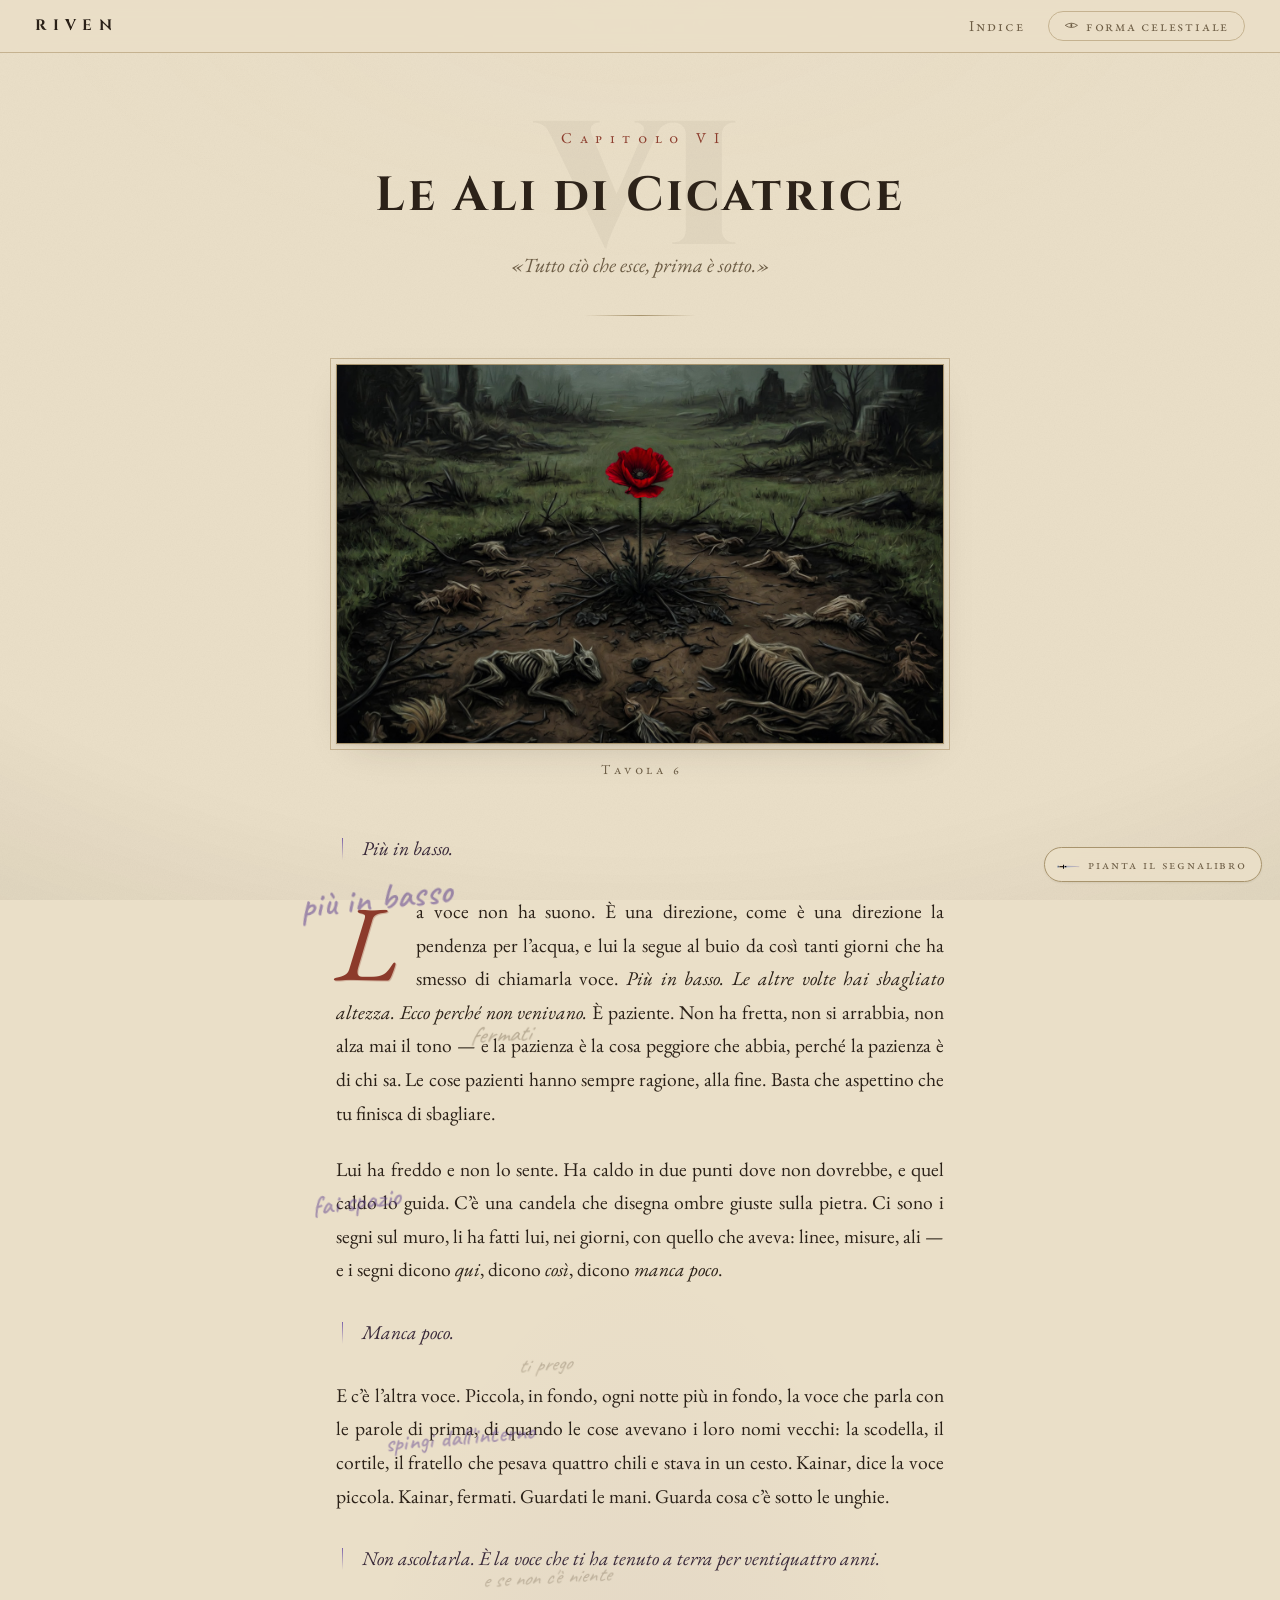
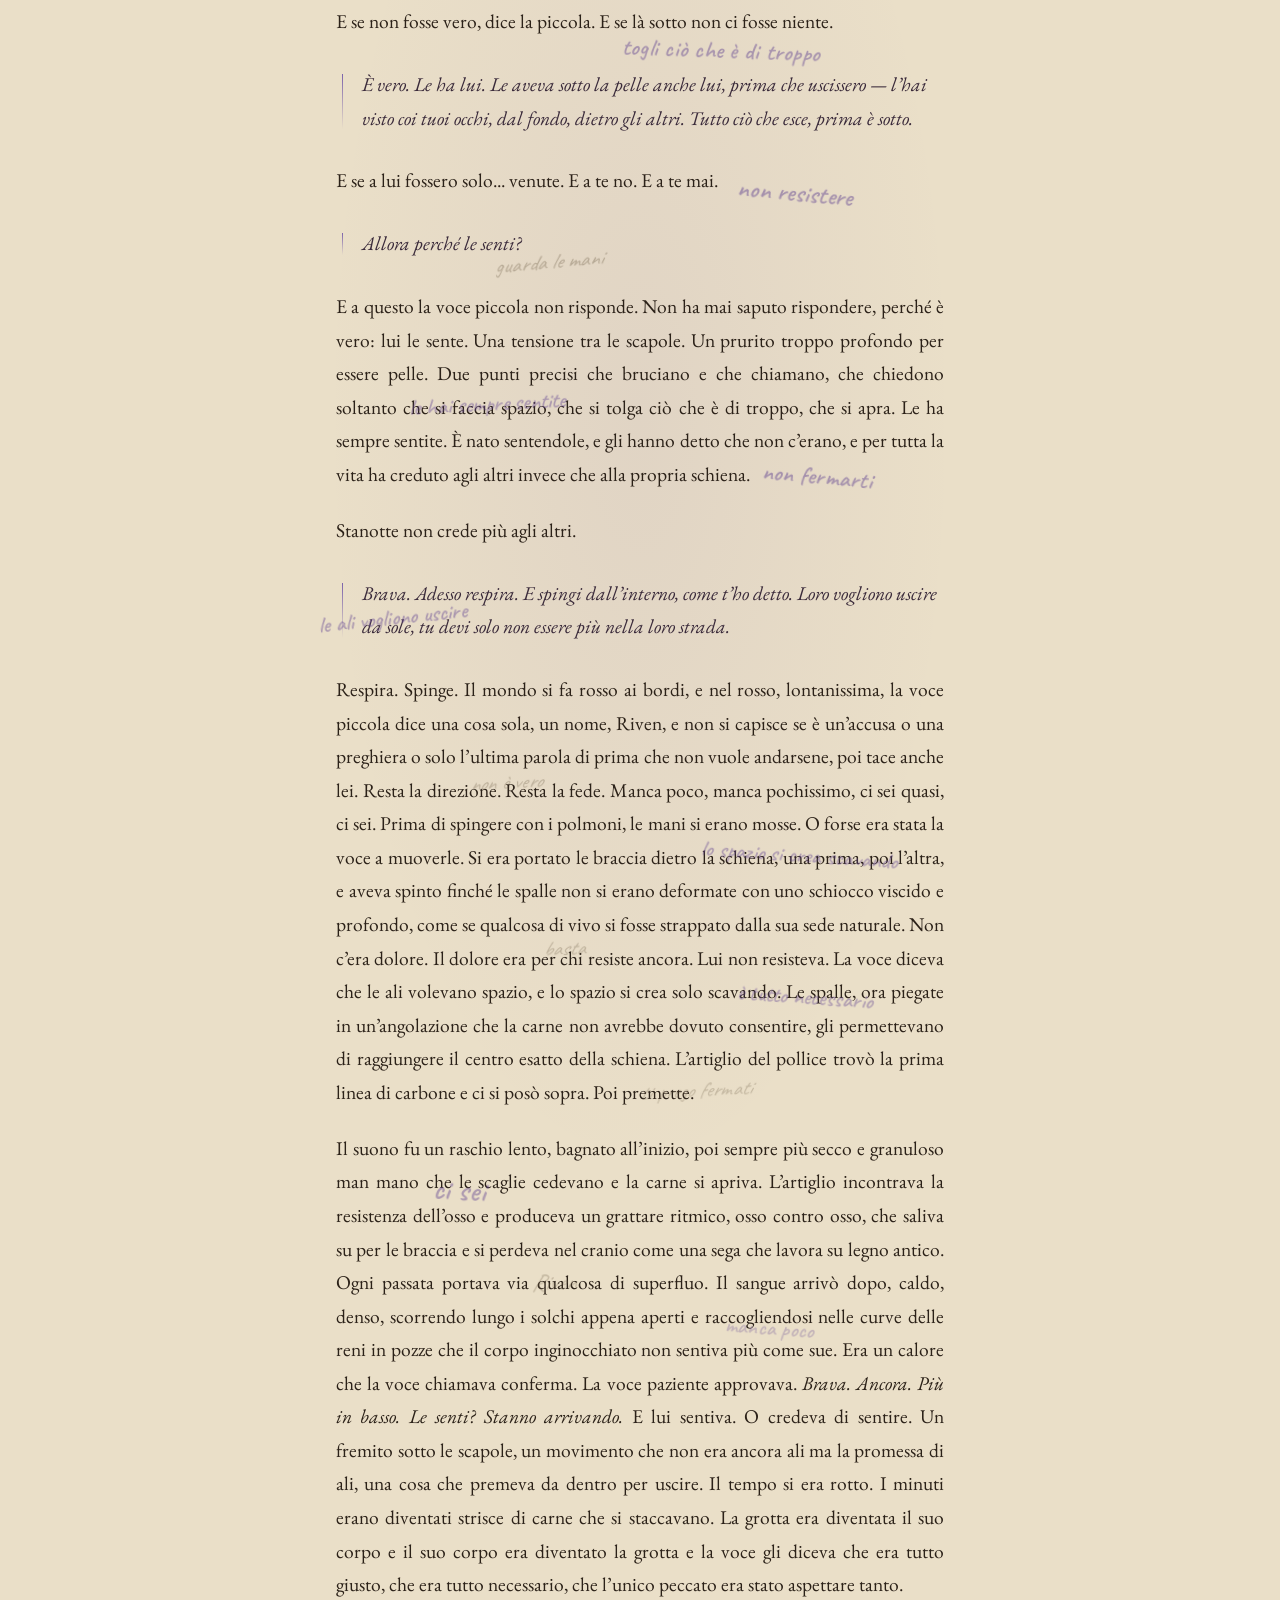
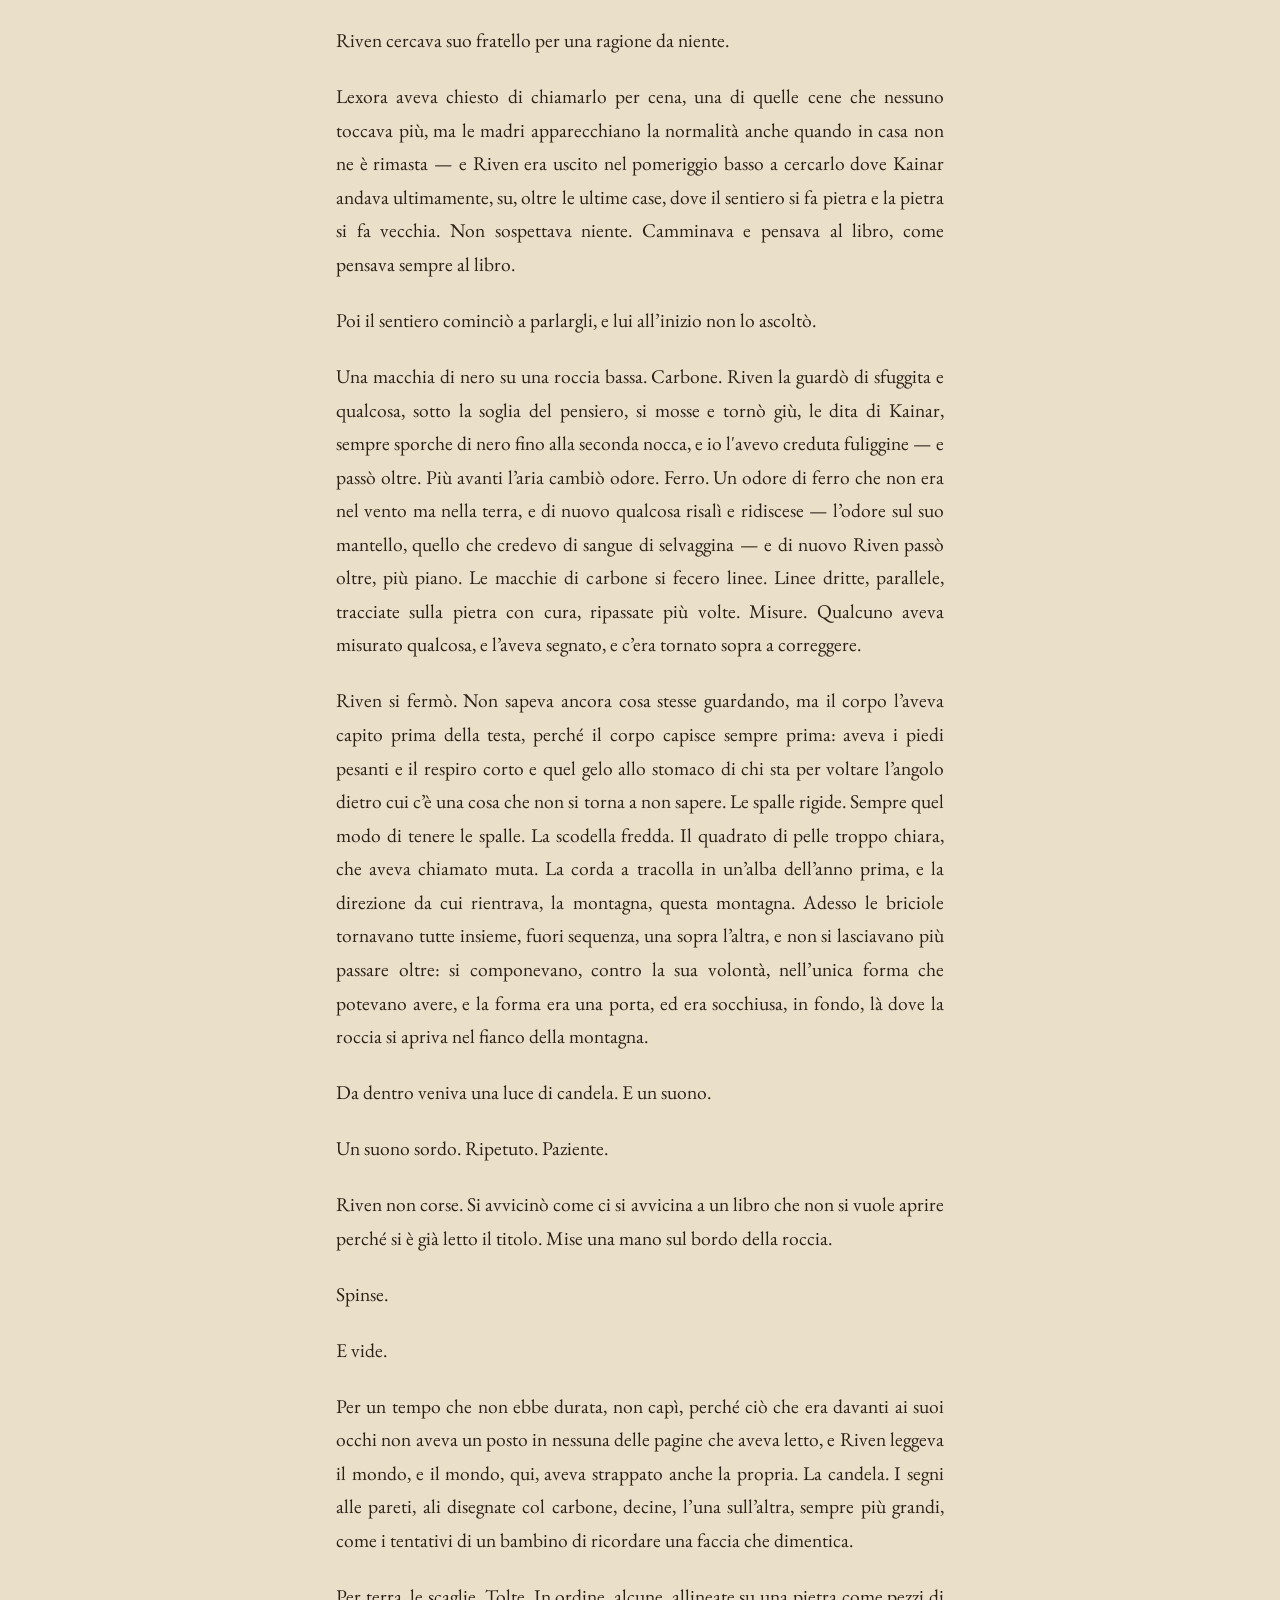
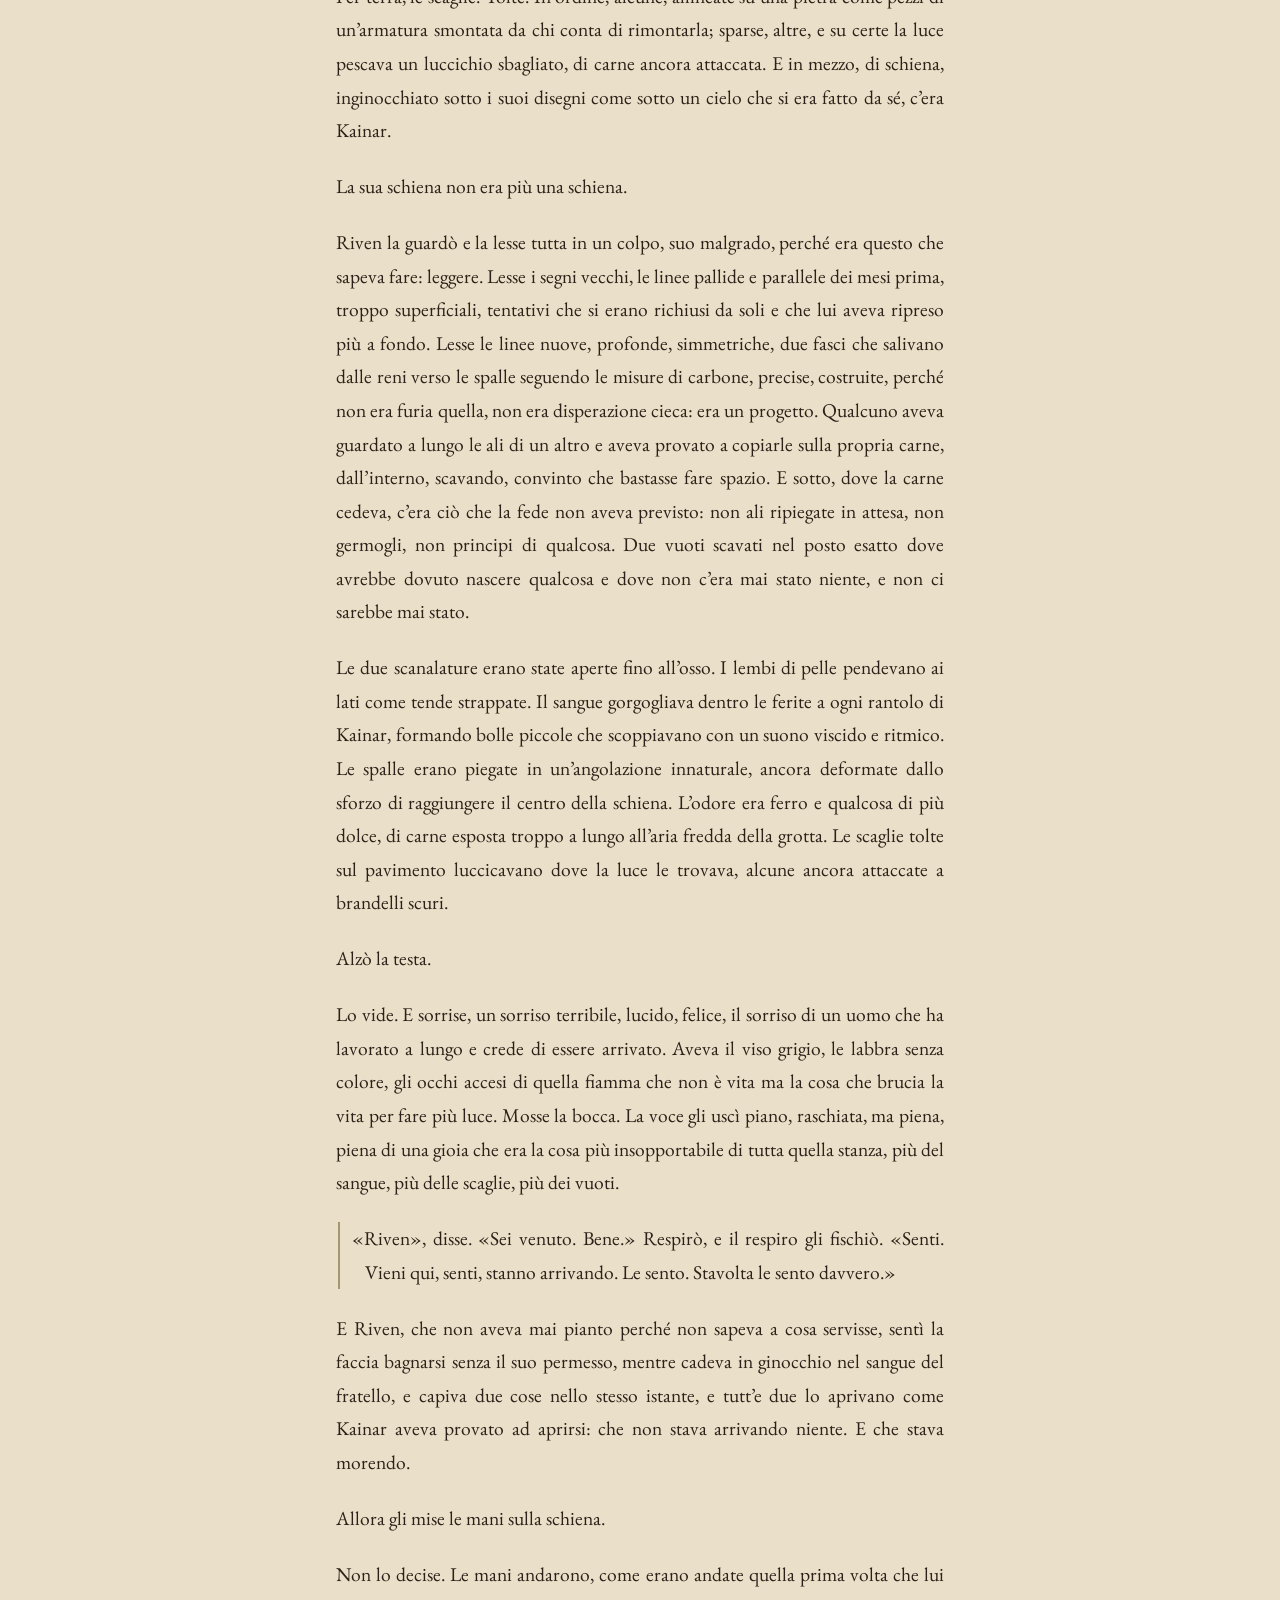
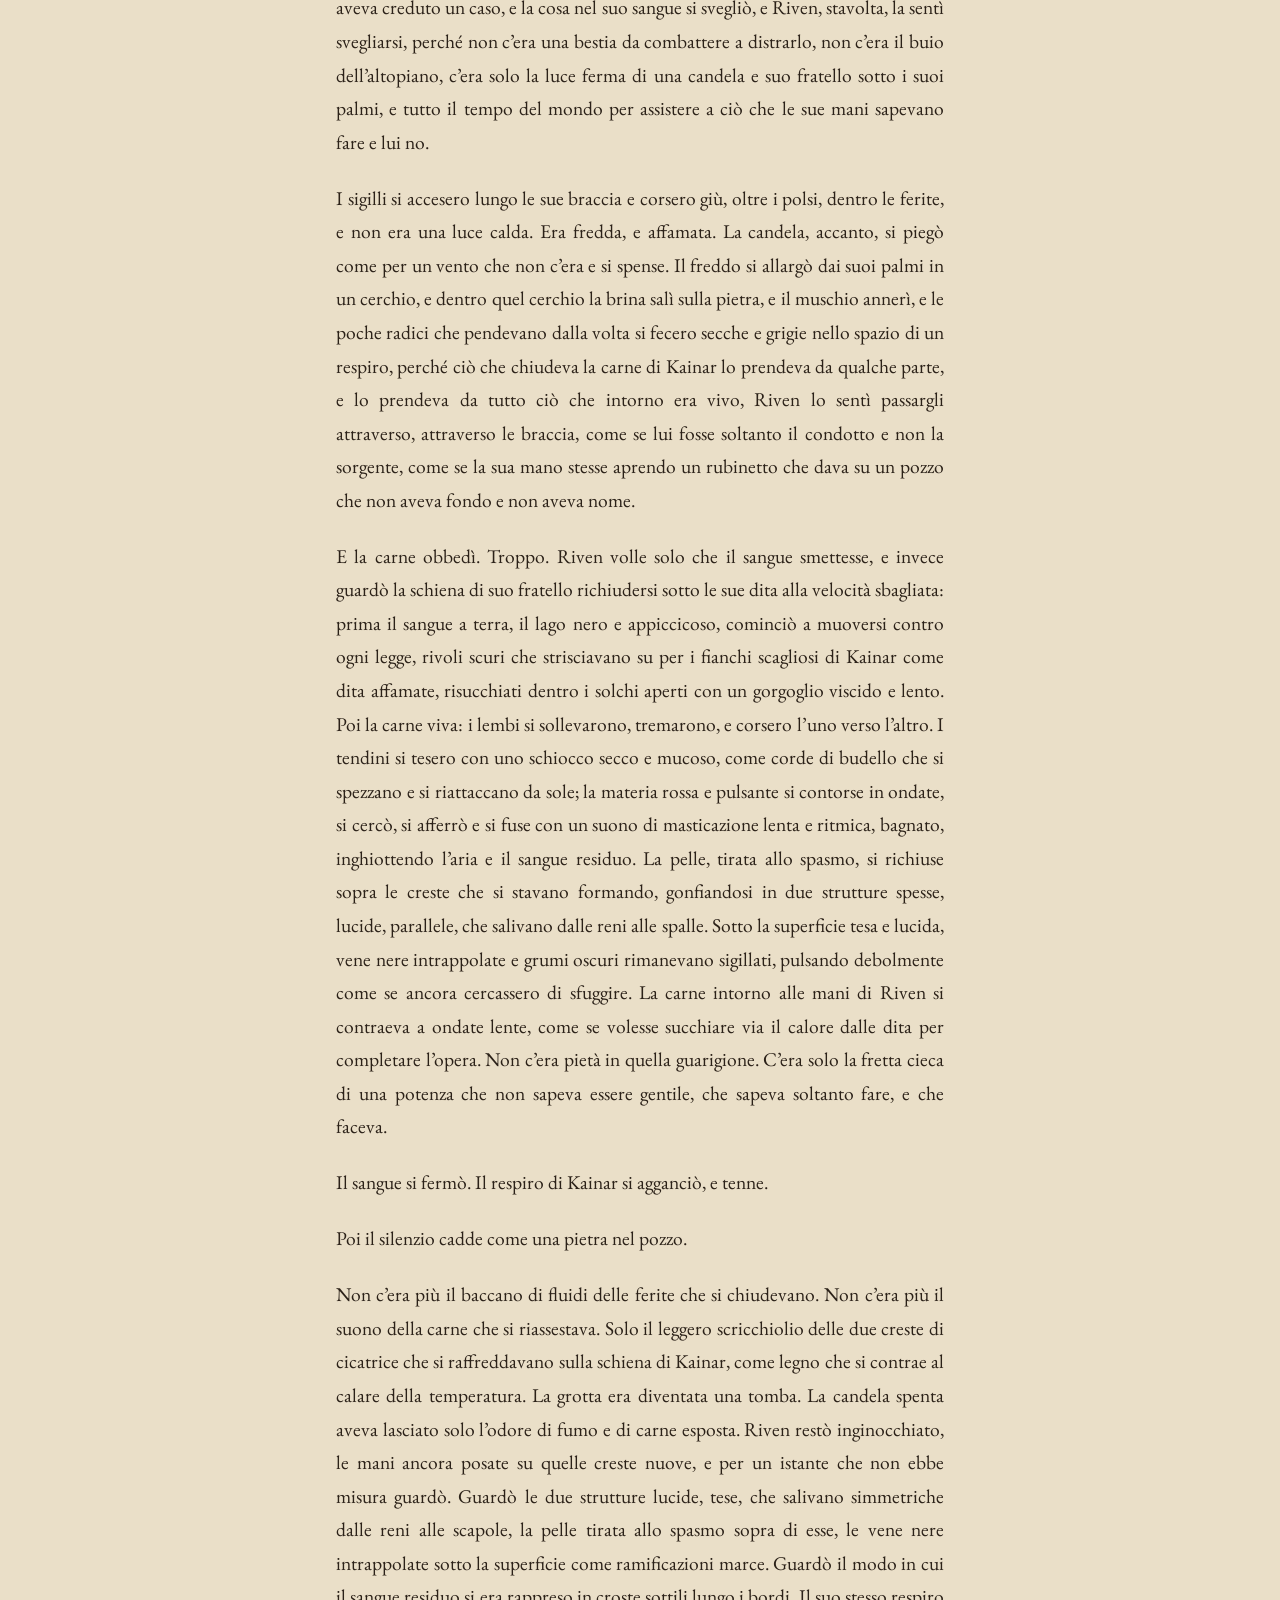
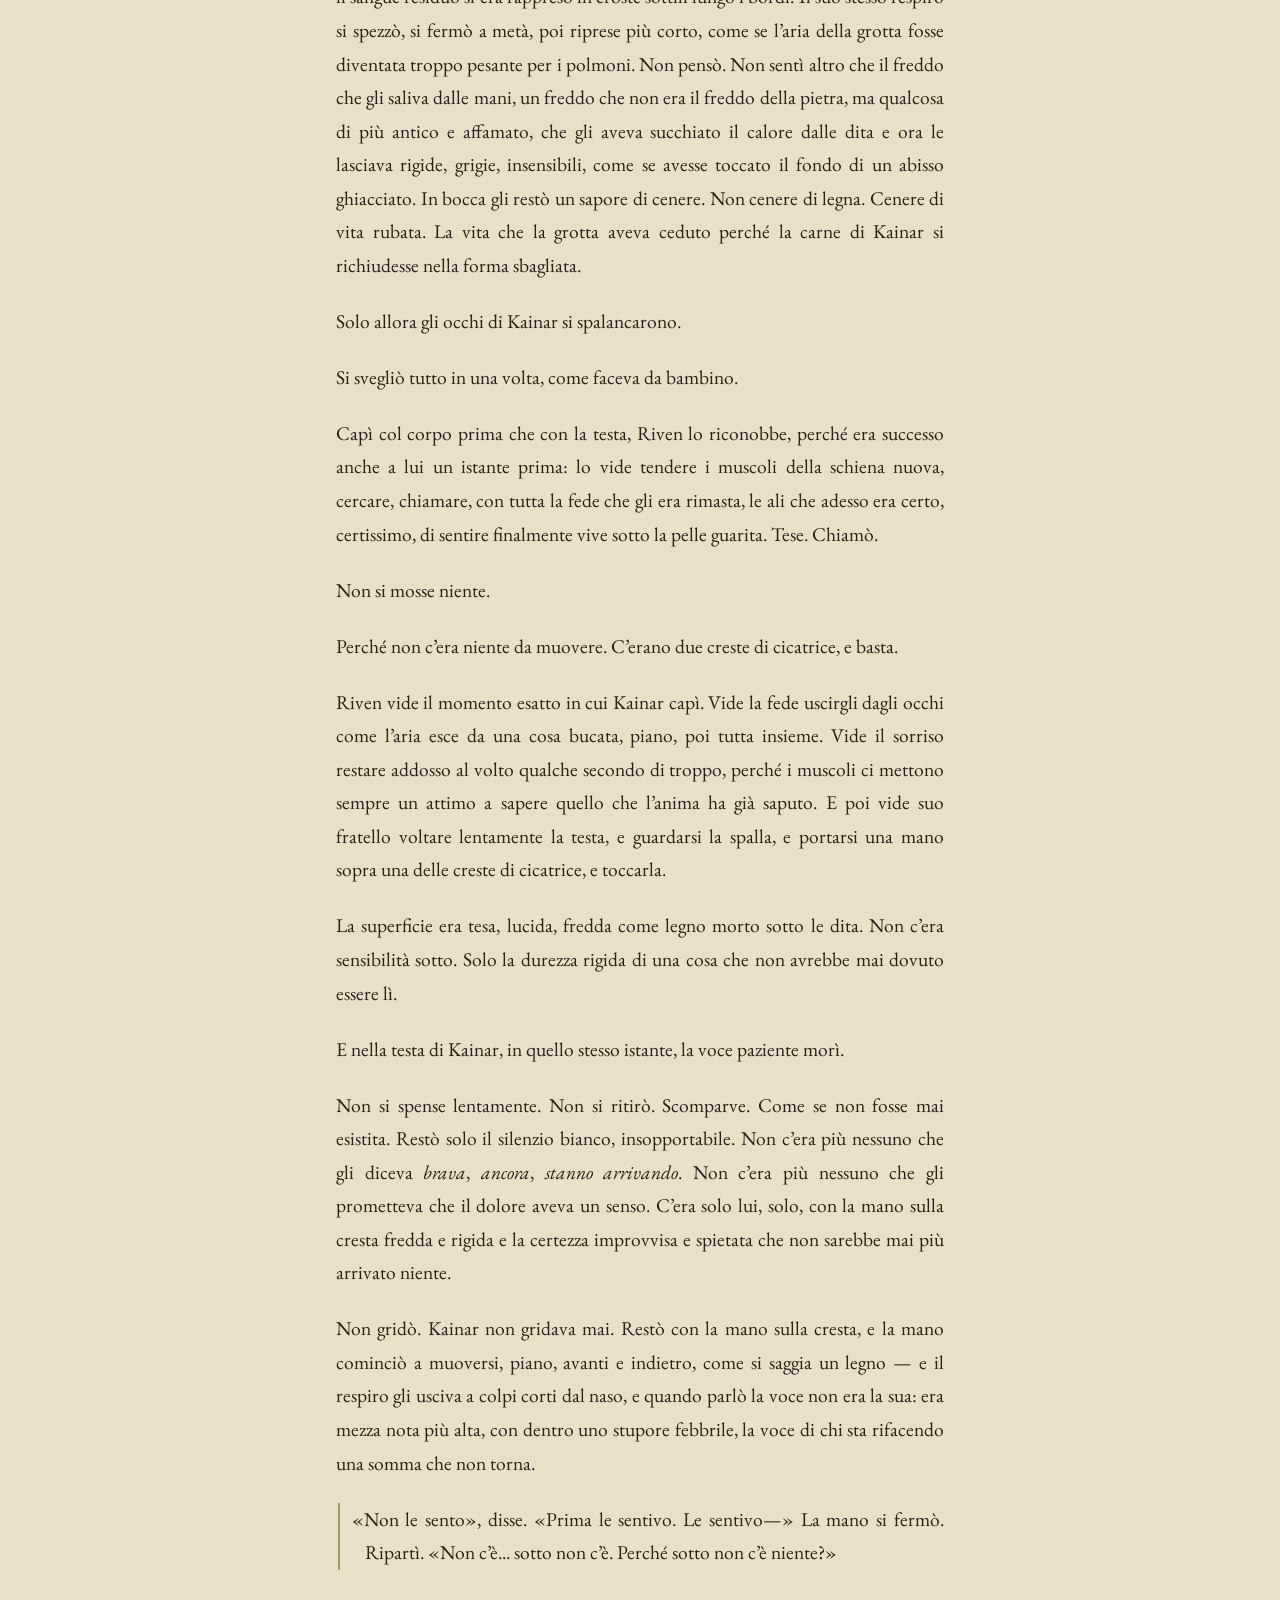
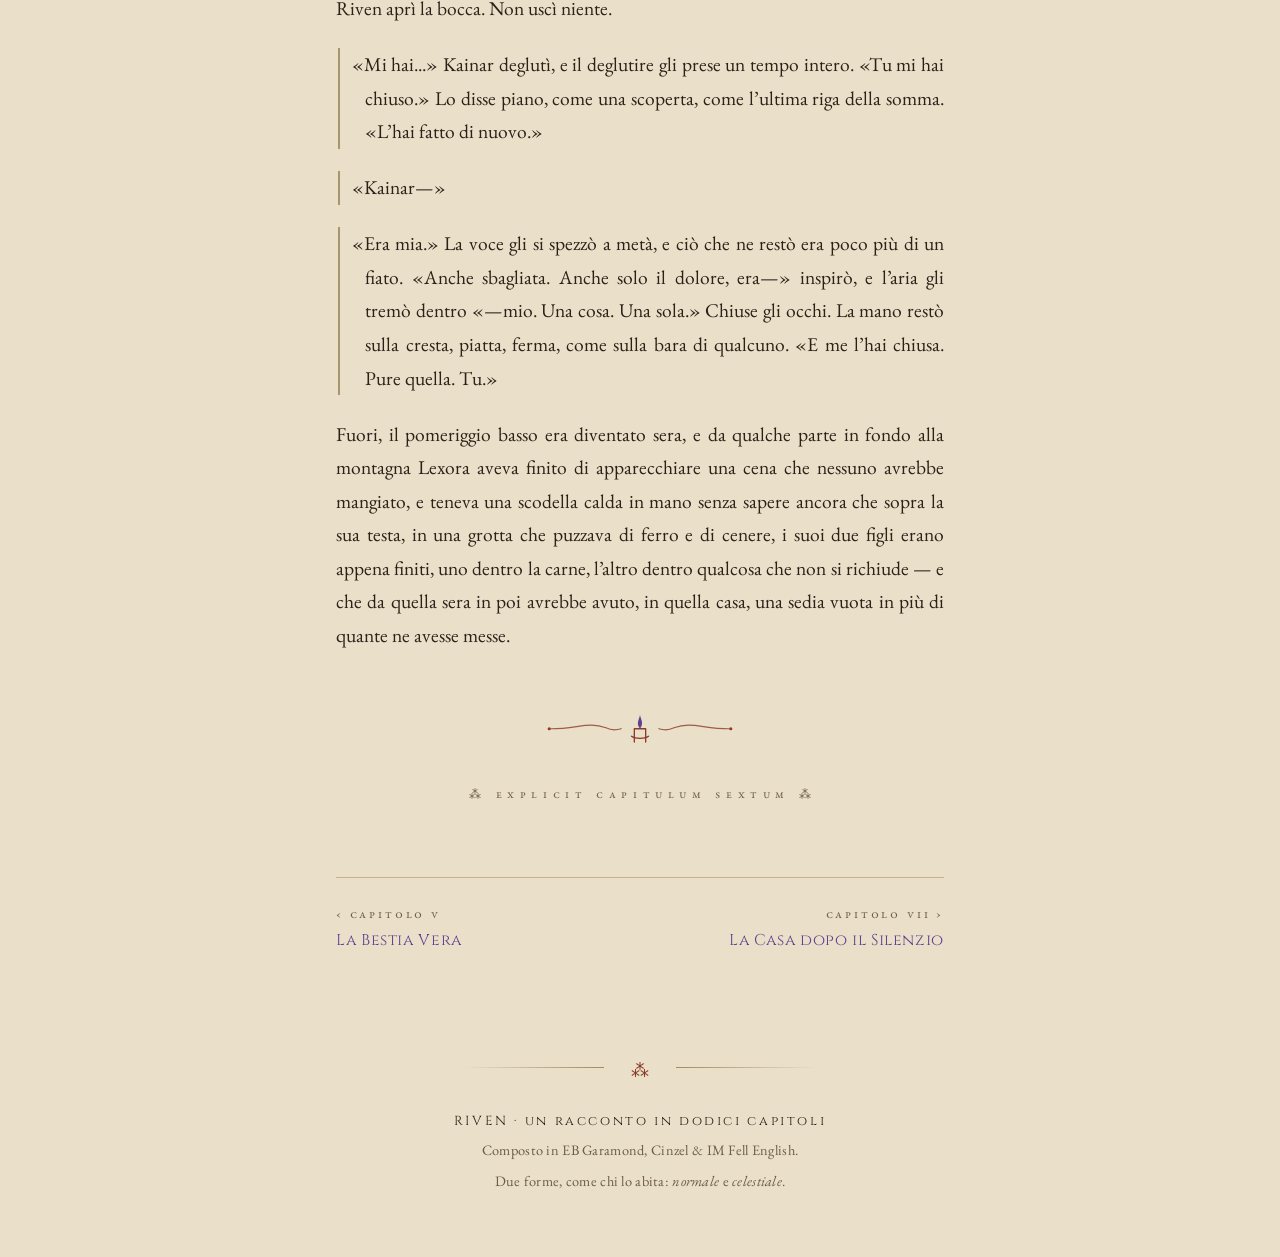
<file: capitoli/capitolo-06.html>
<!doctype html>
<html lang="it" data-tema="normale">
<head>
<meta charset="utf-8">
<meta name="viewport" content="width=device-width, initial-scale=1">
<title>VI · Le Ali di Cicatrice — RIVEN</title>
<meta name="description" content="Tutto ciò che esce, prima è sotto.">
<meta property="og:title" content="VI · Le Ali di Cicatrice — RIVEN">
<meta property="og:description" content="Tutto ciò che esce, prima è sotto.">
<link rel="preconnect" href="https://fonts.googleapis.com"><link rel="preconnect" href="https://fonts.gstatic.com" crossorigin><link href="https://fonts.googleapis.com/css2?family=Cinzel:wght@700;900&family=EB+Garamond:ital,wght@0,400;0,600;1,400;1,600&family=IM+Fell+English:ital@0;1&family=Caveat:wght@400;600;700&display=swap" rel="stylesheet">
<link rel="stylesheet" href="../css/stile.css?v=1781432288">
<script>try{var f=localStorage.getItem('riven-forma');if(!f)f=matchMedia('(prefers-color-scheme: dark)').matches?'celestiale':'normale';document.documentElement.setAttribute('data-tema',f);}catch(e){}</script>
</head>
<body class="capitolo" data-cap="VI" data-titolo="Le Ali di Cicatrice" data-file="capitolo-06.html"
      data-prev="capitolo-05.html" data-next="capitolo-07.html">
<div class="fiume" aria-hidden="true"><i></i></div>
<header class="barra">
  <a class="marchio" href="../index.html">RIVEN</a>
  <nav>
    <a href="../indice.html">Indice</a>
    <button class="forma" type="button"><svg class="occhio" viewBox="0 0 24 16" fill="none" aria-hidden="true">
  <path d="M2 8 Q12 1 22 8 Q12 15 2 8 Z" stroke="currentColor" stroke-width="1.4"/>
  <ellipse cx="12" cy="8" rx="1.4" ry="3.6" fill="currentColor"/>
</svg><span class="etichetta">forma celestiale</span></button>
  </nav>
</header>

<main class="pagina">
  <header class="testata">
    <div class="filigrana" aria-hidden="true">VI</div>
    <p class="occhiello">Capitolo VI</p>
    <h1 class="titolo">Le Ali di Cicatrice</h1>
    <p class="epigrafe">«Tutto ciò che esce, prima è sotto.»</p>
  </header>
  <figure class="tavola" data-base="../img/6">
    <div class="cornice">
      <div class="segnaposto">
        <span class="numerale">VI</span>
      </div>
    </div>
    <figcaption>Tavola 6</figcaption>
  </figure>
  <article class="testo">
<div class="psicosi">
<div class="psicosi-voci" aria-hidden="true">
<span class="voce paziente comparsa" style="top:2%;left:-6%;font-size:2.3em;--rot:-6deg;--op:0.55;animation-delay:0.1s"><span class="moto deriva" style="animation-duration:13s">più in basso</span></span>
<span class="voce paziente lampeggio" style="top:5%;left:70%;font-size:1.7em;--rot:5deg;--op:0.55;animation-delay:0.9s"><span class="moto tremore" style="animation-duration:6s">scava</span></span>
<span class="voce piccola comparsa" style="top:8%;left:22%;font-size:1.5em;--rot:-3deg;--op:0.4;animation-delay:2.2s"><span class="moto tremore" style="animation-duration:7s">fermati</span></span>
<span class="voce paziente pulsazione" style="top:11%;left:53%;font-size:2.0em;--rot:4deg;--op:0.55;animation-delay:0.6s"><span class="moto deriva" style="animation-duration:9s">manca poco</span></span>
<span class="voce paziente comparsa" style="top:15%;left:-4%;font-size:1.7em;--rot:-7deg;--op:0.5;animation-delay:1.0s"><span class="moto deriva" style="animation-duration:11s">fai spazio</span></span>
<span class="voce paziente lampeggio" style="top:18%;left:66%;font-size:1.6em;--rot:6deg;--op:0.58;animation-delay:0.4s"><span class="moto tremore" style="animation-duration:6s">le senti?</span></span>
<span class="voce piccola comparsa" style="top:22%;left:30%;font-size:1.3em;--rot:-4deg;--op:0.36;animation-delay:2.6s"><span class="moto tremore" style="animation-duration:7s">ti prego</span></span>
<span class="voce paziente comparsa" style="top:25%;left:8%;font-size:1.5em;--rot:-5deg;--op:0.48;animation-delay:1.2s"><span class="moto deriva" style="animation-duration:12s">spingi dall&#x27;interno</span></span>
<span class="voce paziente pulsazione" style="top:28%;left:72%;font-size:2.3em;--rot:3deg;--op:0.6;animation-delay:0.3s"><span class="moto deriva" style="animation-duration:8s">brava</span></span>
<span class="voce piccola comparsa" style="top:31%;left:24%;font-size:1.3em;--rot:-3deg;--op:0.35;animation-delay:2.8s"><span class="moto tremore" style="animation-duration:7s">e se non c&#x27;è niente</span></span>
<span class="voce paziente comparsa" style="top:34%;left:47%;font-size:1.5em;--rot:2deg;--op:0.46;animation-delay:1.1s"><span class="moto deriva" style="animation-duration:12s">togli ciò che è di troppo</span></span>
<span class="voce paziente pulsazione" style="top:37%;left:-5%;font-size:2.0em;--rot:-4deg;--op:0.55;animation-delay:0.6s"><span class="moto deriva" style="animation-duration:9s">respira</span></span>
<span class="voce paziente comparsa" style="top:40%;left:66%;font-size:1.6em;--rot:5deg;--op:0.48;animation-delay:1.4s"><span class="moto deriva" style="animation-duration:10s">non resistere</span></span>
<span class="voce piccola comparsa" style="top:43%;left:26%;font-size:1.35em;--rot:-5deg;--op:0.38;animation-delay:2.0s"><span class="moto tremore" style="animation-duration:7s">guarda le mani</span></span>
<span class="voce paziente lampeggio" style="top:46%;left:60%;font-size:1.7em;--rot:4deg;--op:0.55;animation-delay:0.5s"><span class="moto tremore" style="animation-duration:5s">più a fondo</span></span>
<span class="voce paziente comparsa" style="top:49%;left:12%;font-size:1.4em;--rot:-3deg;--op:0.42;animation-delay:1.0s"><span class="moto deriva" style="animation-duration:11s">le hai sempre sentite</span></span>
<span class="voce paziente comparsa" style="top:52%;left:70%;font-size:1.5em;--rot:5deg;--op:0.48;animation-delay:1.3s"><span class="moto deriva" style="animation-duration:10s">non fermarti</span></span>
<span class="voce paziente lampeggio" style="top:55%;left:30%;font-size:2.0em;--rot:-4deg;--op:0.6;animation-delay:0.3s"><span class="moto tremore" style="animation-duration:5s">spingi</span></span>
<span class="voce paziente comparsa" style="top:58%;left:-3%;font-size:1.4em;--rot:-6deg;--op:0.44;animation-delay:1.4s"><span class="moto deriva" style="animation-duration:12s">le ali vogliono uscire</span></span>
<span class="voce paziente lampeggio" style="top:60%;left:74%;font-size:1.8em;--rot:6deg;--op:0.58;animation-delay:0.2s"><span class="moto tremore" style="animation-duration:5s">ancora</span></span>
<span class="voce paziente pulsazione" style="top:63%;left:50%;font-size:2.0em;--rot:3deg;--op:0.56;animation-delay:0.6s"><span class="moto deriva" style="animation-duration:8s">stanno arrivando</span></span>
<span class="voce piccola comparsa" style="top:65%;left:22%;font-size:1.3em;--rot:-3deg;--op:0.34;animation-delay:2.6s"><span class="moto tremore" style="animation-duration:7s">non è vero</span></span>
<span class="voce paziente comparsa" style="top:68%;left:60%;font-size:1.35em;--rot:4deg;--op:0.42;animation-delay:1.2s"><span class="moto deriva" style="animation-duration:12s">lo spazio si crea scavando</span></span>
<span class="voce paziente pulsazione" style="top:70%;left:12%;font-size:1.7em;--rot:-5deg;--op:0.5;animation-delay:0.7s"><span class="moto deriva" style="animation-duration:9s">manca pochissimo</span></span>
<span class="voce piccola comparsa" style="top:72%;left:34%;font-size:1.3em;--rot:-2deg;--op:0.32;animation-delay:2.8s"><span class="moto tremore" style="animation-duration:7s">basta</span></span>
<span class="voce paziente comparsa" style="top:74%;left:66%;font-size:1.4em;--rot:4deg;--op:0.4;animation-delay:1.4s"><span class="moto deriva" style="animation-duration:11s">è tutto necessario</span></span>
<span class="voce paziente pulsazione" style="top:76%;left:26%;font-size:1.9em;--rot:-4deg;--op:0.52;animation-delay:0.5s"><span class="moto deriva" style="animation-duration:8s">ci sei quasi</span></span>
<span class="voce piccola comparsa" style="top:78%;left:50%;font-size:1.3em;--rot:-3deg;--op:0.3;animation-delay:3.0s"><span class="moto tremore" style="animation-duration:7s">ti prego fermati</span></span>
<span class="voce paziente lampeggio" style="top:80%;left:70%;font-size:1.6em;--rot:5deg;--op:0.46;animation-delay:0.3s"><span class="moto tremore" style="animation-duration:5s">ancora</span></span>
<span class="voce paziente comparsa" style="top:82%;left:16%;font-size:1.9em;--rot:3deg;--op:0.44;animation-delay:0.8s"><span class="moto deriva" style="animation-duration:9s">ci sei</span></span>
<span class="voce paziente pulsazione" style="top:84%;left:56%;font-size:1.5em;--rot:-4deg;--op:0.38;animation-delay:0.6s"><span class="moto deriva" style="animation-duration:9s">più in basso</span></span>
<span class="voce piccola comparsa" style="top:86%;left:32%;font-size:1.5em;--rot:-2deg;--op:0.3;animation-delay:3.2s"><span class="moto tremore" style="animation-duration:8s">Riven</span></span>
<span class="voce paziente comparsa" style="top:88%;left:64%;font-size:1.35em;--rot:4deg;--op:0.28;animation-delay:1.0s"><span class="moto deriva" style="animation-duration:10s">manca poco</span></span>
<span class="voce paziente pulsazione" style="top:90%;left:24%;font-size:1.4em;--rot:-3deg;--op:0.24;animation-delay:0.7s"><span class="moto deriva" style="animation-duration:9s">ci sei</span></span>
</div>
<p class="altramano">Più in basso.</p>
<p class="incipit"><span class="capolettera">L</span>a voce non ha suono. È una direzione, come è una direzione la pendenza per l’acqua, e lui la segue al buio da così tanti giorni che ha smesso di chiamarla voce. <em>Più in basso. Le altre volte hai sbagliato altezza. Ecco perché non venivano.</em> È paziente. Non ha fretta, non si arrabbia, non alza mai il tono — e la pazienza è la cosa peggiore che abbia, perché la pazienza è di chi sa. Le cose pazienti hanno sempre ragione, alla fine. Basta che aspettino che tu finisca di sbagliare.</p>
<p>Lui ha freddo e non lo sente. Ha caldo in due punti dove non dovrebbe, e quel caldo lo guida. C’è una candela che disegna ombre giuste sulla pietra. Ci sono i segni sul muro, li ha fatti lui, nei giorni, con quello che aveva: linee, misure, ali — e i segni dicono <em>qui</em>, dicono <em>così</em>, dicono <em>manca poco</em>.</p>
<p class="altramano">Manca poco.</p>
<p>E c’è l’altra voce. Piccola, in fondo, ogni notte più in fondo, la voce che parla con le parole di prima, di quando le cose avevano i loro nomi vecchi: la scodella, il cortile, il fratello che pesava quattro chili e stava in un cesto. Kainar, dice la voce piccola. Kainar, fermati. Guardati le mani. Guarda cosa c’è sotto le unghie.</p>
<p class="altramano">Non ascoltarla. È la voce che ti ha tenuto a terra per ventiquattro anni.</p>
<p>E se non fosse vero, dice la piccola. E se là sotto non ci fosse niente.</p>
<p class="altramano">È vero. Le ha lui. Le aveva sotto la pelle anche lui, prima che uscissero — l’hai visto coi tuoi occhi, dal fondo, dietro gli altri. Tutto ciò che esce, prima è sotto.</p>
<p>E se a lui fossero solo... venute. E a te no. E a te mai.</p>
<p class="altramano">Allora perché le senti?</p>
<p>E a questo la voce piccola non risponde. Non ha mai saputo rispondere, perché è vero: lui le sente. Una tensione tra le scapole. Un prurito troppo profondo per essere pelle. Due punti precisi che bruciano e che chiamano, che chiedono soltanto che si faccia spazio, che si tolga ciò che è di troppo, che si apra. Le ha sempre sentite. È nato sentendole, e gli hanno detto che non c’erano, e per tutta la vita ha creduto agli altri invece che alla propria schiena.</p>
<p>Stanotte non crede più agli altri.</p>
<p class="altramano">Brava. Adesso respira. E spingi dall’interno, come t’ho detto. Loro vogliono uscire da sole, tu devi solo non essere più nella loro strada.</p>
<p>Respira. Spinge. Il mondo si fa rosso ai bordi, e nel rosso, lontanissima, la voce piccola dice una cosa sola, un nome, Riven, e non si capisce se è un’accusa o una preghiera o solo l’ultima parola di prima che non vuole andarsene, poi tace anche lei. Resta la direzione. Resta la fede. Manca poco, manca pochissimo, ci sei quasi, ci sei. Prima di spingere con i polmoni, le mani si erano mosse. O forse era stata la voce a muoverle. Si era portato le braccia dietro la schiena, una prima, poi l’altra, e aveva spinto finché le spalle non si erano deformate con uno schiocco viscido e profondo, come se qualcosa di vivo si fosse strappato dalla sua sede naturale. Non c’era dolore. Il dolore era per chi resiste ancora. Lui non resisteva. La voce diceva che le ali volevano spazio, e lo spazio si crea solo scavando. Le spalle, ora piegate in un’angolazione che la carne non avrebbe dovuto consentire, gli permettevano di raggiungere il centro esatto della schiena. L’artiglio del pollice trovò la prima linea di carbone e ci si posò sopra. Poi premette.</p>
<p>Il suono fu un raschio lento, bagnato all’inizio, poi sempre più secco e granuloso man mano che le scaglie cedevano e la carne si apriva. L’artiglio incontrava la resistenza dell’osso e produceva un grattare ritmico, osso contro osso, che saliva su per le braccia e si perdeva nel cranio come una sega che lavora su legno antico. Ogni passata portava via qualcosa di superfluo. Il sangue arrivò dopo, caldo, denso, scorrendo lungo i solchi appena aperti e raccogliendosi nelle curve delle reni in pozze che il corpo inginocchiato non sentiva più come sue. Era un calore che la voce chiamava conferma. La voce paziente approvava. <em>Brava. Ancora. Più in basso. Le senti? Stanno arrivando.</em> E lui sentiva. O credeva di sentire. Un fremito sotto le scapole, un movimento che non era ancora ali ma la promessa di ali, una cosa che premeva da dentro per uscire. Il tempo si era rotto. I minuti erano diventati strisce di carne che si staccavano. La grotta era diventata il suo corpo e il suo corpo era diventato la grotta e la voce gli diceva che era tutto giusto, che era tutto necessario, che l’unico peccato era stato aspettare tanto.</p>
</div>
<p>Riven cercava suo fratello per una ragione da niente.</p>
<p>Lexora aveva chiesto di chiamarlo per cena, una di quelle cene che nessuno toccava più, ma le madri apparecchiano la normalità anche quando in casa non ne è rimasta — e Riven era uscito nel pomeriggio basso a cercarlo dove Kainar andava ultimamente, su, oltre le ultime case, dove il sentiero si fa pietra e la pietra si fa vecchia. Non sospettava niente. Camminava e pensava al libro, come pensava sempre al libro.</p>
<p>Poi il sentiero cominciò a parlargli, e lui all’inizio non lo ascoltò.</p>
<p>Una macchia di nero su una roccia bassa. Carbone. Riven la guardò di sfuggita e qualcosa, sotto la soglia del pensiero, si mosse e tornò giù, le dita di Kainar, sempre sporche di nero fino alla seconda nocca, e io l'avevo creduta fuliggine — e passò oltre. Più avanti l’aria cambiò odore. Ferro. Un odore di ferro che non era nel vento ma nella terra, e di nuovo qualcosa risalì e ridiscese — l’odore sul suo mantello, quello che credevo di sangue di selvaggina — e di nuovo Riven passò oltre, più piano. Le macchie di carbone si fecero linee. Linee dritte, parallele, tracciate sulla pietra con cura, ripassate più volte. Misure. Qualcuno aveva misurato qualcosa, e l’aveva segnato, e c’era tornato sopra a correggere.</p>
<p>Riven si fermò. Non sapeva ancora cosa stesse guardando, ma il corpo l’aveva capito prima della testa, perché il corpo capisce sempre prima: aveva i piedi pesanti e il respiro corto e quel gelo allo stomaco di chi sta per voltare l’angolo dietro cui c’è una cosa che non si torna a non sapere. Le spalle rigide. Sempre quel modo di tenere le spalle. La scodella fredda. Il quadrato di pelle troppo chiara, che aveva chiamato muta. La corda a tracolla in un’alba dell’anno prima, e la direzione da cui rientrava, la montagna, questa montagna. Adesso le briciole tornavano tutte insieme, fuori sequenza, una sopra l’altra, e non si lasciavano più passare oltre: si componevano, contro la sua volontà, nell’unica forma che potevano avere, e la forma era una porta, ed era socchiusa, in fondo, là dove la roccia si apriva nel fianco della montagna.</p>
<p>Da dentro veniva una luce di candela. E un suono.</p>
<p>Un suono sordo. Ripetuto. Paziente.</p>
<p>Riven non corse. Si avvicinò come ci si avvicina a un libro che non si vuole aprire perché si è già letto il titolo. Mise una mano sul bordo della roccia.</p>
<p>Spinse.</p>
<p>E vide.</p>
<p>Per un tempo che non ebbe durata, non capì, perché ciò che era davanti ai suoi occhi non aveva un posto in nessuna delle pagine che aveva letto, e Riven leggeva il mondo, e il mondo, qui, aveva strappato anche la propria. La candela. I segni alle pareti, ali disegnate col carbone, decine, l’una sull’altra, sempre più grandi, come i tentativi di un bambino di ricordare una faccia che dimentica.</p>
<p>Per terra, le scaglie. Tolte. In ordine, alcune, allineate su una pietra come pezzi di un’armatura smontata da chi conta di rimontarla; sparse, altre, e su certe la luce pescava un luccichio sbagliato, di carne ancora attaccata. E in mezzo, di schiena, inginocchiato sotto i suoi disegni come sotto un cielo che si era fatto da sé, c’era Kainar.</p>
<p>La sua schiena non era più una schiena.</p>
<p>Riven la guardò e la lesse tutta in un colpo, suo malgrado, perché era questo che sapeva fare: leggere. Lesse i segni vecchi, le linee pallide e parallele dei mesi prima, troppo superficiali, tentativi che si erano richiusi da soli e che lui aveva ripreso più a fondo. Lesse le linee nuove, profonde, simmetriche, due fasci che salivano dalle reni verso le spalle seguendo le misure di carbone, precise, costruite, perché non era furia quella, non era disperazione cieca: era un progetto. Qualcuno aveva guardato a lungo le ali di un altro e aveva provato a copiarle sulla propria carne, dall’interno, scavando, convinto che bastasse fare spazio. E sotto, dove la carne cedeva, c’era ciò che la fede non aveva previsto: non ali ripiegate in attesa, non germogli, non principi di qualcosa. Due vuoti scavati nel posto esatto dove avrebbe dovuto nascere qualcosa e dove non c’era mai stato niente, e non ci sarebbe mai stato.</p>
<p>Le due scanalature erano state aperte fino all’osso. I lembi di pelle pendevano ai lati come tende strappate. Il sangue gorgogliava dentro le ferite a ogni rantolo di Kainar, formando bolle piccole che scoppiavano con un suono viscido e ritmico. Le spalle erano piegate in un’angolazione innaturale, ancora deformate dallo sforzo di raggiungere il centro della schiena. L’odore era ferro e qualcosa di più dolce, di carne esposta troppo a lungo all’aria fredda della grotta. Le scaglie tolte sul pavimento luccicavano dove la luce le trovava, alcune ancora attaccate a brandelli scuri.</p>
<p>Alzò la testa.</p>
<p>Lo vide. E sorrise, un sorriso terribile, lucido, felice, il sorriso di un uomo che ha lavorato a lungo e crede di essere arrivato. Aveva il viso grigio, le labbra senza colore, gli occhi accesi di quella fiamma che non è vita ma la cosa che brucia la vita per fare più luce. Mosse la bocca. La voce gli uscì piano, raschiata, ma piena, piena di una gioia che era la cosa più insopportabile di tutta quella stanza, più del sangue, più delle scaglie, più dei vuoti.</p>
<p class="dialogo">«Riven», disse. «Sei venuto. Bene.» Respirò, e il respiro gli fischiò. «Senti. Vieni qui, senti, stanno arrivando. Le sento. Stavolta le sento davvero.»</p>
<p>E Riven, che non aveva mai pianto perché non sapeva a cosa servisse, sentì la faccia bagnarsi senza il suo permesso, mentre cadeva in ginocchio nel sangue del fratello, e capiva due cose nello stesso istante, e tutt’e due lo aprivano come Kainar aveva provato ad aprirsi: che non stava arrivando niente. E che stava morendo.</p>
<p>Allora gli mise le mani sulla schiena.</p>
<p>Non lo decise. Le mani andarono, come erano andate quella prima volta che lui aveva creduto un caso, e la cosa nel suo sangue si svegliò, e Riven, stavolta, la sentì svegliarsi, perché non c’era una bestia da combattere a distrarlo, non c’era il buio dell’altopiano, c’era solo la luce ferma di una candela e suo fratello sotto i suoi palmi, e tutto il tempo del mondo per assistere a ciò che le sue mani sapevano fare e lui no.</p>
<p>I sigilli si accesero lungo le sue braccia e corsero giù, oltre i polsi, dentro le ferite, e non era una luce calda. Era fredda, e affamata. La candela, accanto, si piegò come per un vento che non c’era e si spense. Il freddo si allargò dai suoi palmi in un cerchio, e dentro quel cerchio la brina salì sulla pietra, e il muschio annerì, e le poche radici che pendevano dalla volta si fecero secche e grigie nello spazio di un respiro, perché ciò che chiudeva la carne di Kainar lo prendeva da qualche parte, e lo prendeva da tutto ciò che intorno era vivo, Riven lo sentì passargli attraverso, attraverso le braccia, come se lui fosse soltanto il condotto e non la sorgente, come se la sua mano stesse aprendo un rubinetto che dava su un pozzo che non aveva fondo e non aveva nome.</p>
<p>E la carne obbedì. Troppo. Riven volle solo che il sangue smettesse, e invece guardò la schiena di suo fratello richiudersi sotto le sue dita alla velocità sbagliata: prima il sangue a terra, il lago nero e appiccicoso, cominciò a muoversi contro ogni legge, rivoli scuri che strisciavano su per i fianchi scagliosi di Kainar come dita affamate, risucchiati dentro i solchi aperti con un gorgoglio viscido e lento. Poi la carne viva: i lembi si sollevarono, tremarono, e corsero l’uno verso l’altro. I tendini si tesero con uno schiocco secco e mucoso, come corde di budello che si spezzano e si riattaccano da sole; la materia rossa e pulsante si contorse in ondate, si cercò, si afferrò e si fuse con un suono di masticazione lenta e ritmica, bagnato, inghiottendo l’aria e il sangue residuo. La pelle, tirata allo spasmo, si richiuse sopra le creste che si stavano formando, gonfiandosi in due strutture spesse, lucide, parallele, che salivano dalle reni alle spalle. Sotto la superficie tesa e lucida, vene nere intrappolate e grumi oscuri rimanevano sigillati, pulsando debolmente come se ancora cercassero di sfuggire. La carne intorno alle mani di Riven si contraeva a ondate lente, come se volesse succhiare via il calore dalle dita per completare l’opera. Non c’era pietà in quella guarigione. C’era solo la fretta cieca di una potenza che non sapeva essere gentile, che sapeva soltanto fare, e che faceva.</p>
<p>Il sangue si fermò. Il respiro di Kainar si agganciò, e tenne.</p>
<p>Poi il silenzio cadde come una pietra nel pozzo.</p>
<p>Non c’era più il baccano di fluidi delle ferite che si chiudevano. Non c’era più il suono della carne che si riassestava. Solo il leggero scricchiolio delle due creste di cicatrice che si raffreddavano sulla schiena di Kainar, come legno che si contrae al calare della temperatura. La grotta era diventata una tomba. La candela spenta aveva lasciato solo l’odore di fumo e di carne esposta. Riven restò inginocchiato, le mani ancora posate su quelle creste nuove, e per un istante che non ebbe misura guardò. Guardò le due strutture lucide, tese, che salivano simmetriche dalle reni alle scapole, la pelle tirata allo spasmo sopra di esse, le vene nere intrappolate sotto la superficie come ramificazioni marce. Guardò il modo in cui il sangue residuo si era rappreso in croste sottili lungo i bordi. Il suo stesso respiro si spezzò, si fermò a metà, poi riprese più corto, come se l’aria della grotta fosse diventata troppo pesante per i polmoni. Non pensò. Non sentì altro che il freddo che gli saliva dalle mani, un freddo che non era il freddo della pietra, ma qualcosa di più antico e affamato, che gli aveva succhiato il calore dalle dita e ora le lasciava rigide, grigie, insensibili, come se avesse toccato il fondo di un abisso ghiacciato. In bocca gli restò un sapore di cenere. Non cenere di legna. Cenere di vita rubata. La vita che la grotta aveva ceduto perché la carne di Kainar si richiudesse nella forma sbagliata.</p>
<p>Solo allora gli occhi di Kainar si spalancarono.</p>
<p>Si svegliò tutto in una volta, come faceva da bambino.</p>
<p>Capì col corpo prima che con la testa, Riven lo riconobbe, perché era successo anche a lui un istante prima: lo vide tendere i muscoli della schiena nuova, cercare, chiamare, con tutta la fede che gli era rimasta, le ali che adesso era certo, certissimo, di sentire finalmente vive sotto la pelle guarita. Tese. Chiamò.</p>
<p>Non si mosse niente.</p>
<p>Perché non c’era niente da muovere. C’erano due creste di cicatrice, e basta.</p>
<p>Riven vide il momento esatto in cui Kainar capì. Vide la fede uscirgli dagli occhi come l’aria esce da una cosa bucata, piano, poi tutta insieme. Vide il sorriso restare addosso al volto qualche secondo di troppo, perché i muscoli ci mettono sempre un attimo a sapere quello che l’anima ha già saputo. E poi vide suo fratello voltare lentamente la testa, e guardarsi la spalla, e portarsi una mano sopra una delle creste di cicatrice, e toccarla.</p>
<p>La superficie era tesa, lucida, fredda come legno morto sotto le dita. Non c’era sensibilità sotto. Solo la durezza rigida di una cosa che non avrebbe mai dovuto essere lì.</p>
<p>E nella testa di Kainar, in quello stesso istante, la voce paziente morì.</p>
<p>Non si spense lentamente. Non si ritirò. Scomparve. Come se non fosse mai esistita. Restò solo il silenzio bianco, insopportabile. Non c’era più nessuno che gli diceva <em>brava</em>, <em>ancora</em>, <em>stanno arrivando</em>. Non c’era più nessuno che gli prometteva che il dolore aveva un senso. C’era solo lui, solo, con la mano sulla cresta fredda e rigida e la certezza improvvisa e spietata che non sarebbe mai più arrivato niente.</p>
<p>Non gridò. Kainar non gridava mai. Restò con la mano sulla cresta, e la mano cominciò a muoversi, piano, avanti e indietro, come si saggia un legno — e il respiro gli usciva a colpi corti dal naso, e quando parlò la voce non era la sua: era mezza nota più alta, con dentro uno stupore febbrile, la voce di chi sta rifacendo una somma che non torna.</p>
<p class="dialogo">«Non le sento», disse. «Prima le sentivo. Le sentivo—» La mano si fermò. Ripartì. «Non c’è... sotto non c’è. Perché sotto non c’è niente?»</p>
<p>Riven aprì la bocca. Non uscì niente.</p>
<p class="dialogo">«Mi hai...» Kainar deglutì, e il deglutire gli prese un tempo intero. «Tu mi hai chiuso.» Lo disse piano, come una scoperta, come l’ultima riga della somma. «L’hai fatto di nuovo.»</p>
<p class="dialogo">«Kainar—»</p>
<p class="dialogo">«Era mia.» La voce gli si spezzò a metà, e ciò che ne restò era poco più di un fiato. «Anche sbagliata. Anche solo il dolore, era—» inspirò, e l’aria gli tremò dentro «—mio. Una cosa. Una sola.» Chiuse gli occhi. La mano restò sulla cresta, piatta, ferma, come sulla bara di qualcuno. «E me l’hai chiusa. Pure quella. Tu.»</p>
<p>Fuori, il pomeriggio basso era diventato sera, e da qualche parte in fondo alla montagna Lexora aveva finito di apparecchiare una cena che nessuno avrebbe mangiato, e teneva una scodella calda in mano senza sapere ancora che sopra la sua testa, in una grotta che puzzava di ferro e di cenere, i suoi due figli erano appena finiti, uno dentro la carne, l’altro dentro qualcosa che non si richiude — e che da quella sera in poi avrebbe avuto, in quella casa, una sedia vuota in più di quante ne avesse messe.</p>
  </article>
  <div class="finalino-wrap"><svg class="finalino" viewBox="0 0 220 46" fill="none" aria-hidden="true"><g class="vite"><path d="M16 23 C44 23 56 15 74 22 C80 25 84 25 90 23"/><path d="M204 23 C176 23 164 15 146 22 C140 25 136 25 130 23"/><circle class="pieno" cx="14" cy="23" r="1.7"/><circle class="pieno" cx="206" cy="23" r="1.7"/></g><g class="motivo"><path d="M104 37 L104 23 L116 23 L116 37"/><path d="M110 23 C105 17 110 12 110 8 C110 12 115 17 110 23 Z" class="pieno"/><path d="M101 31 C105 34 115 34 119 31"/></g></svg></div>
  <p class="explicit">⁂ explicit capitulum sextum ⁂</p>

  <nav class="passi">
    <a href="capitolo-05.html"><span class="verso">‹ capitolo v</span><span class="dove">La Bestia Vera</span></a>
    <a class="innanzi" href="capitolo-07.html"><span class="verso">capitolo vii ›</span><span class="dove">La Casa dopo il Silenzio</span></a>
  </nav>
</main>
<footer class="colophon">
  <span class="fregio">⁂</span>
  <p>RIVEN · un racconto in dodici capitoli</p>
  <p>Composto in EB Garamond, Cinzel &amp; IM Fell English.</p>
  <p>Due forme, come chi lo abita: <em>normale</em> e <em>celestiale</em>.</p>
</footer>
<script src="../js/lettura.js?v=1781432288"></script>
</body>
</html>
</file>
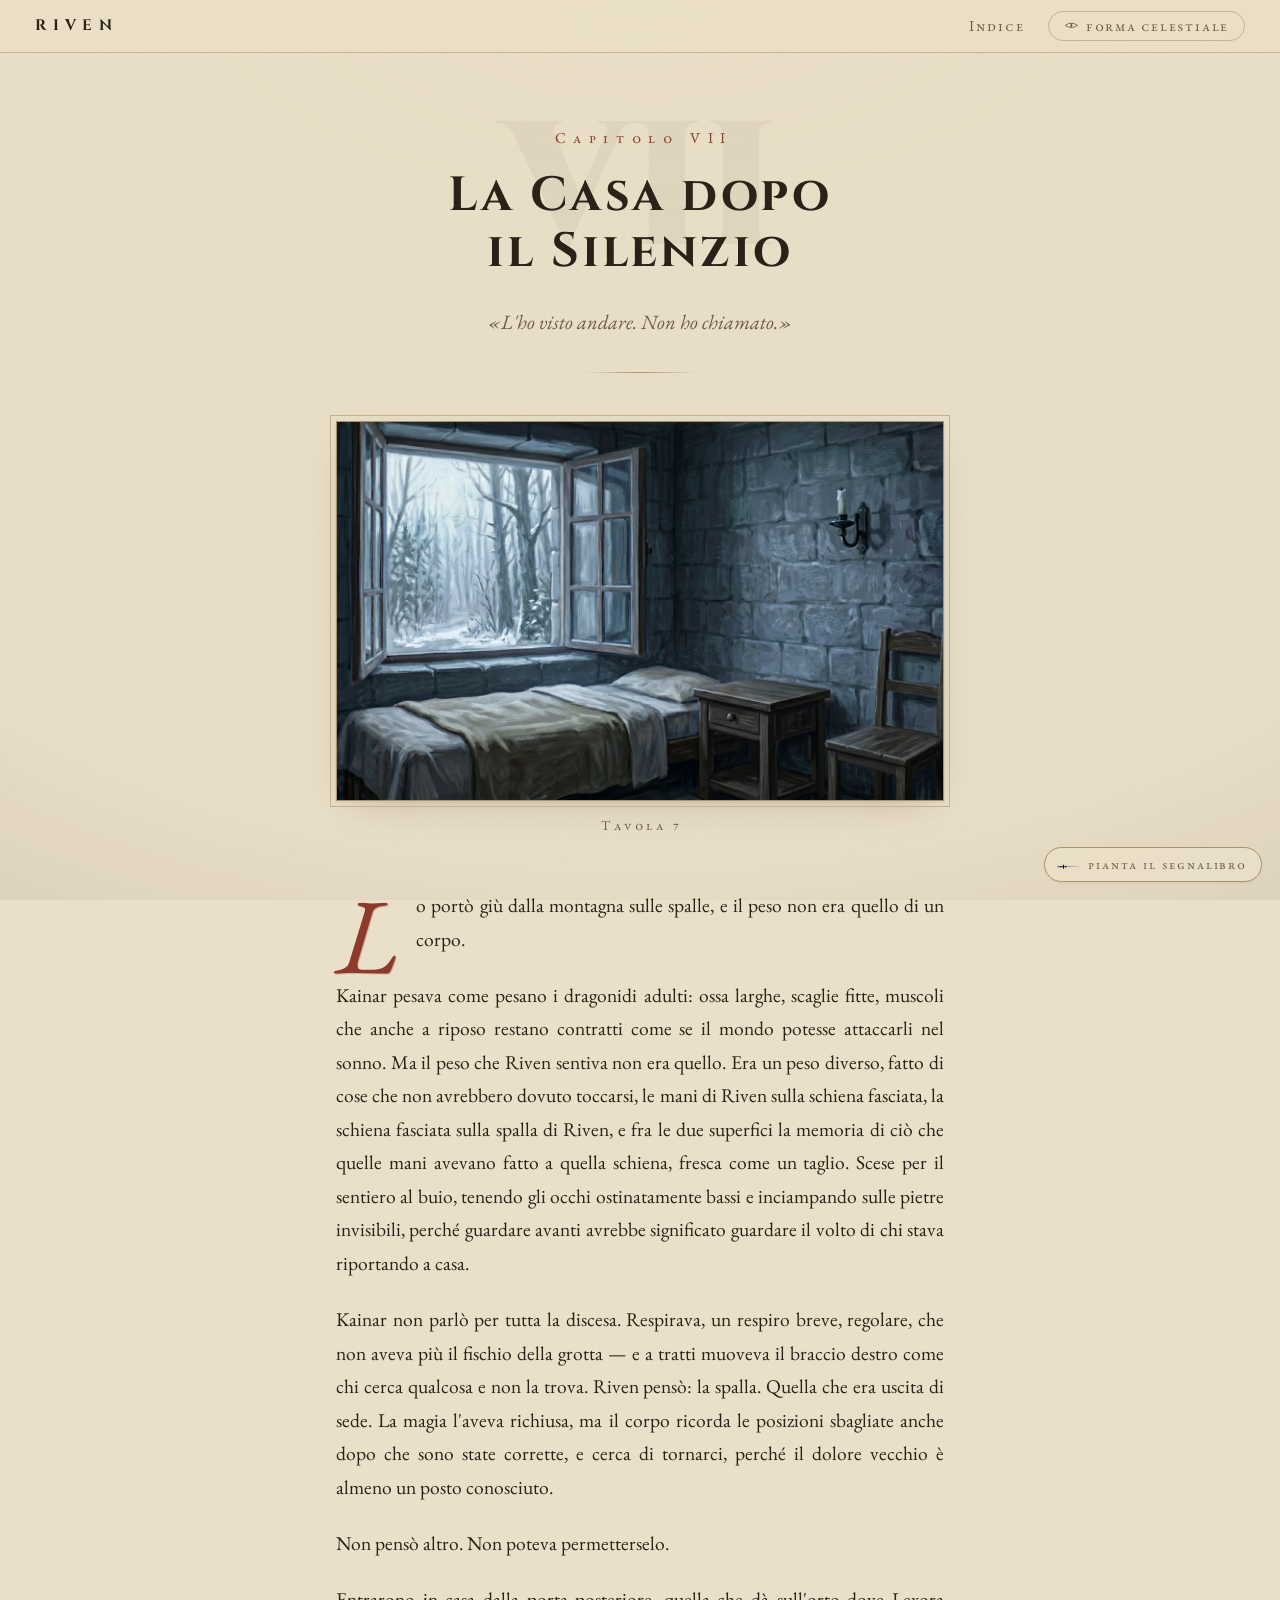
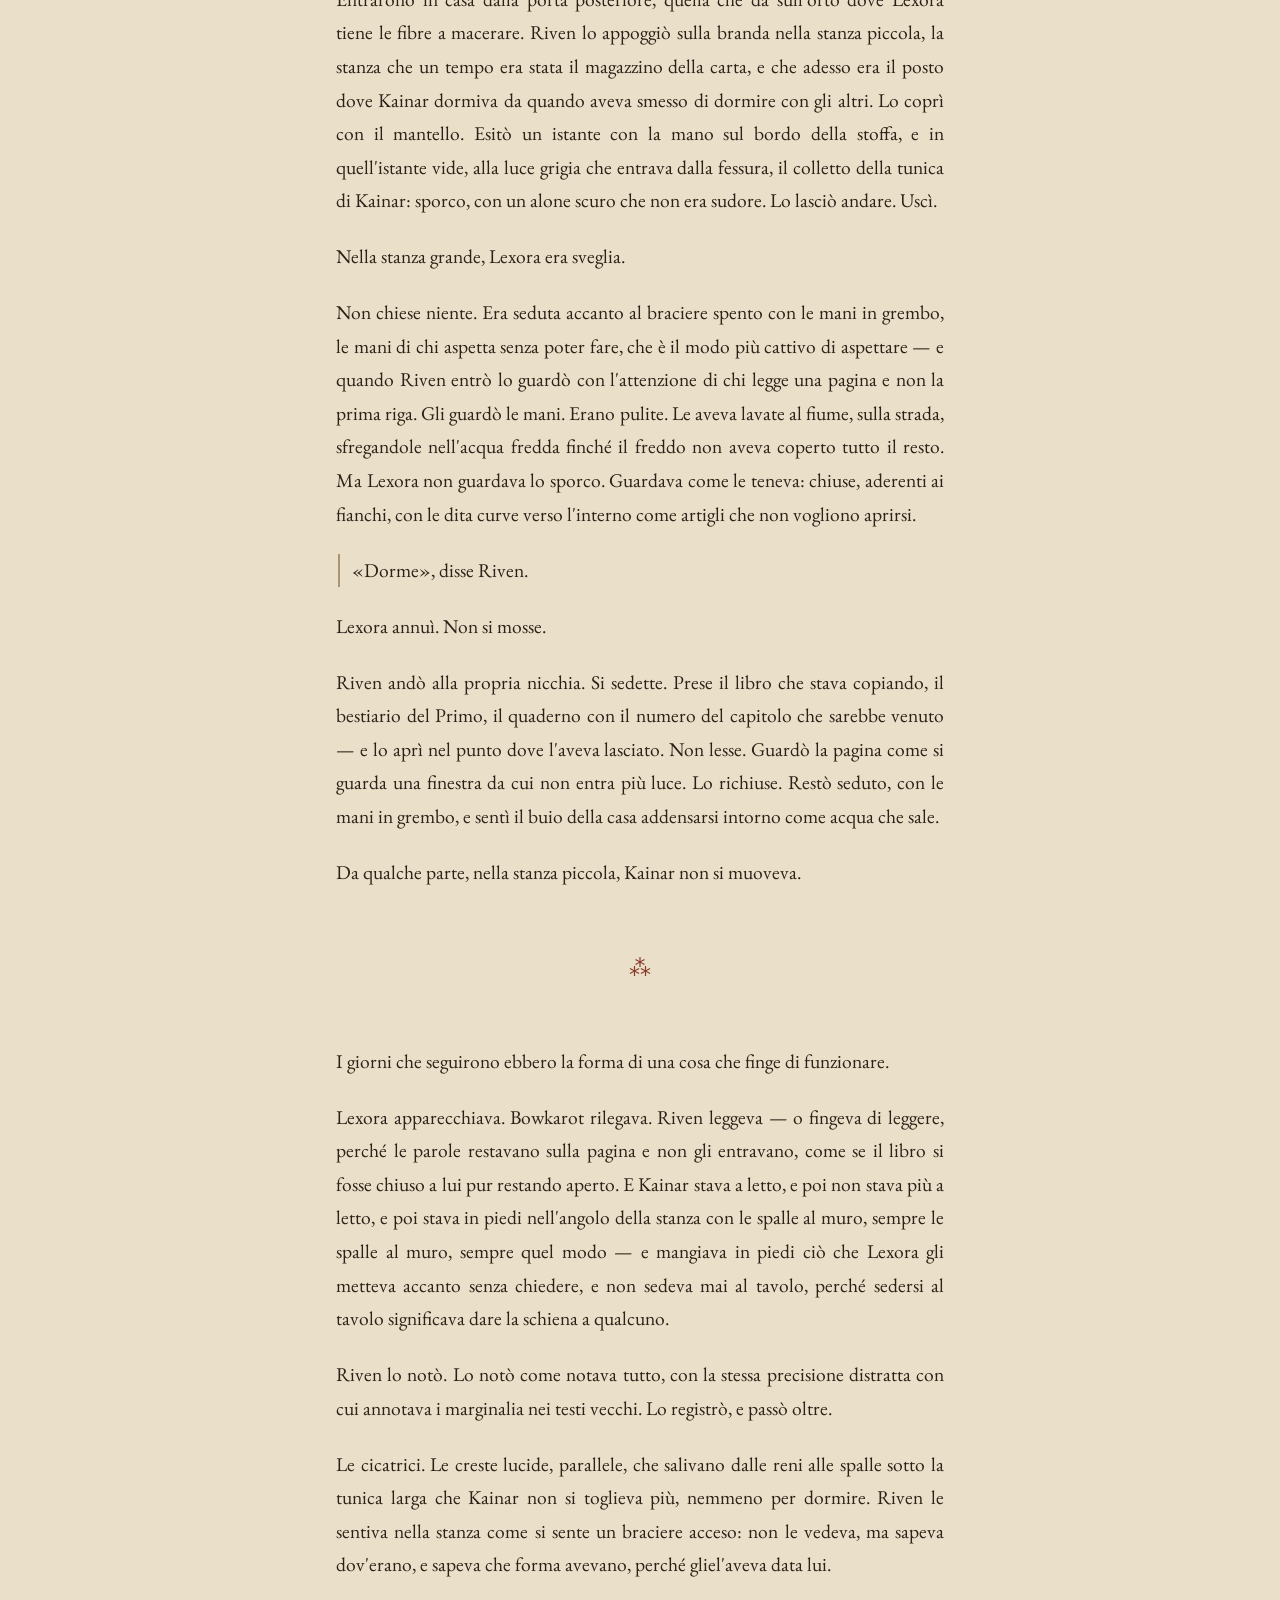
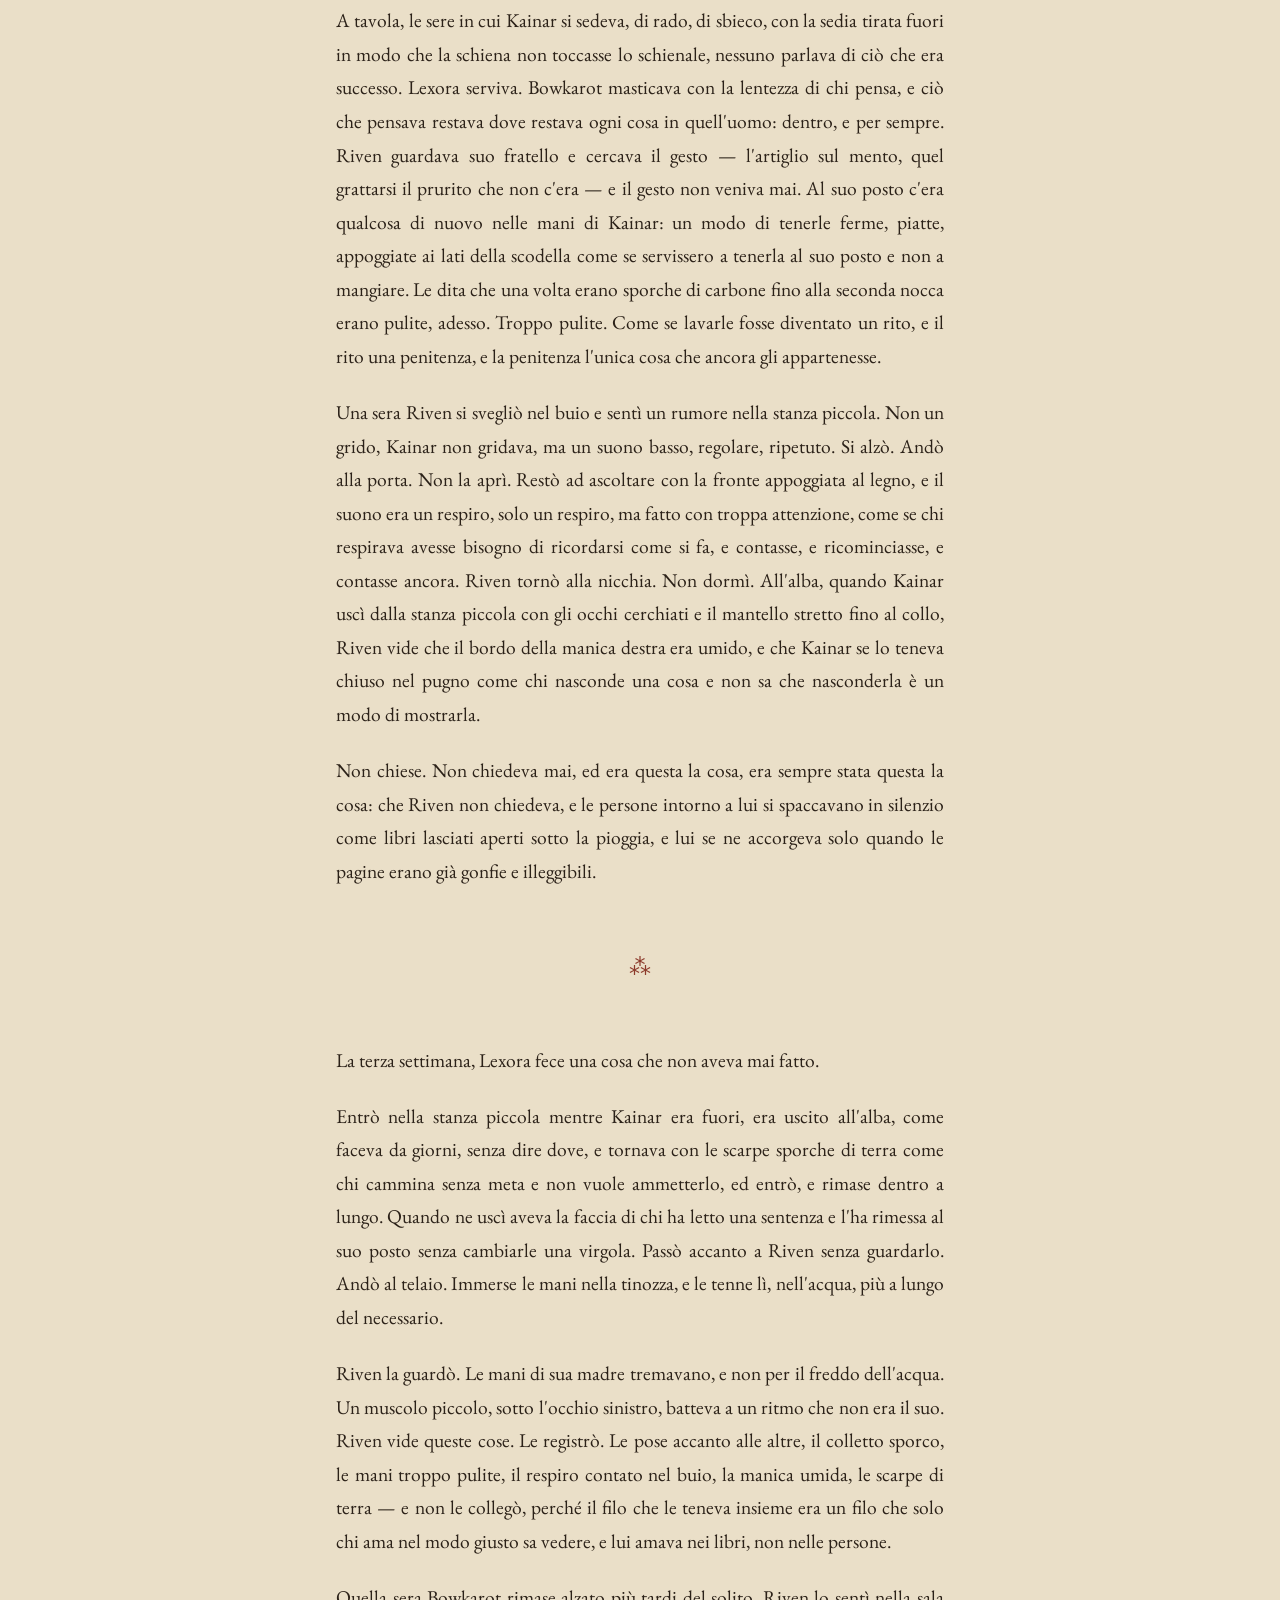
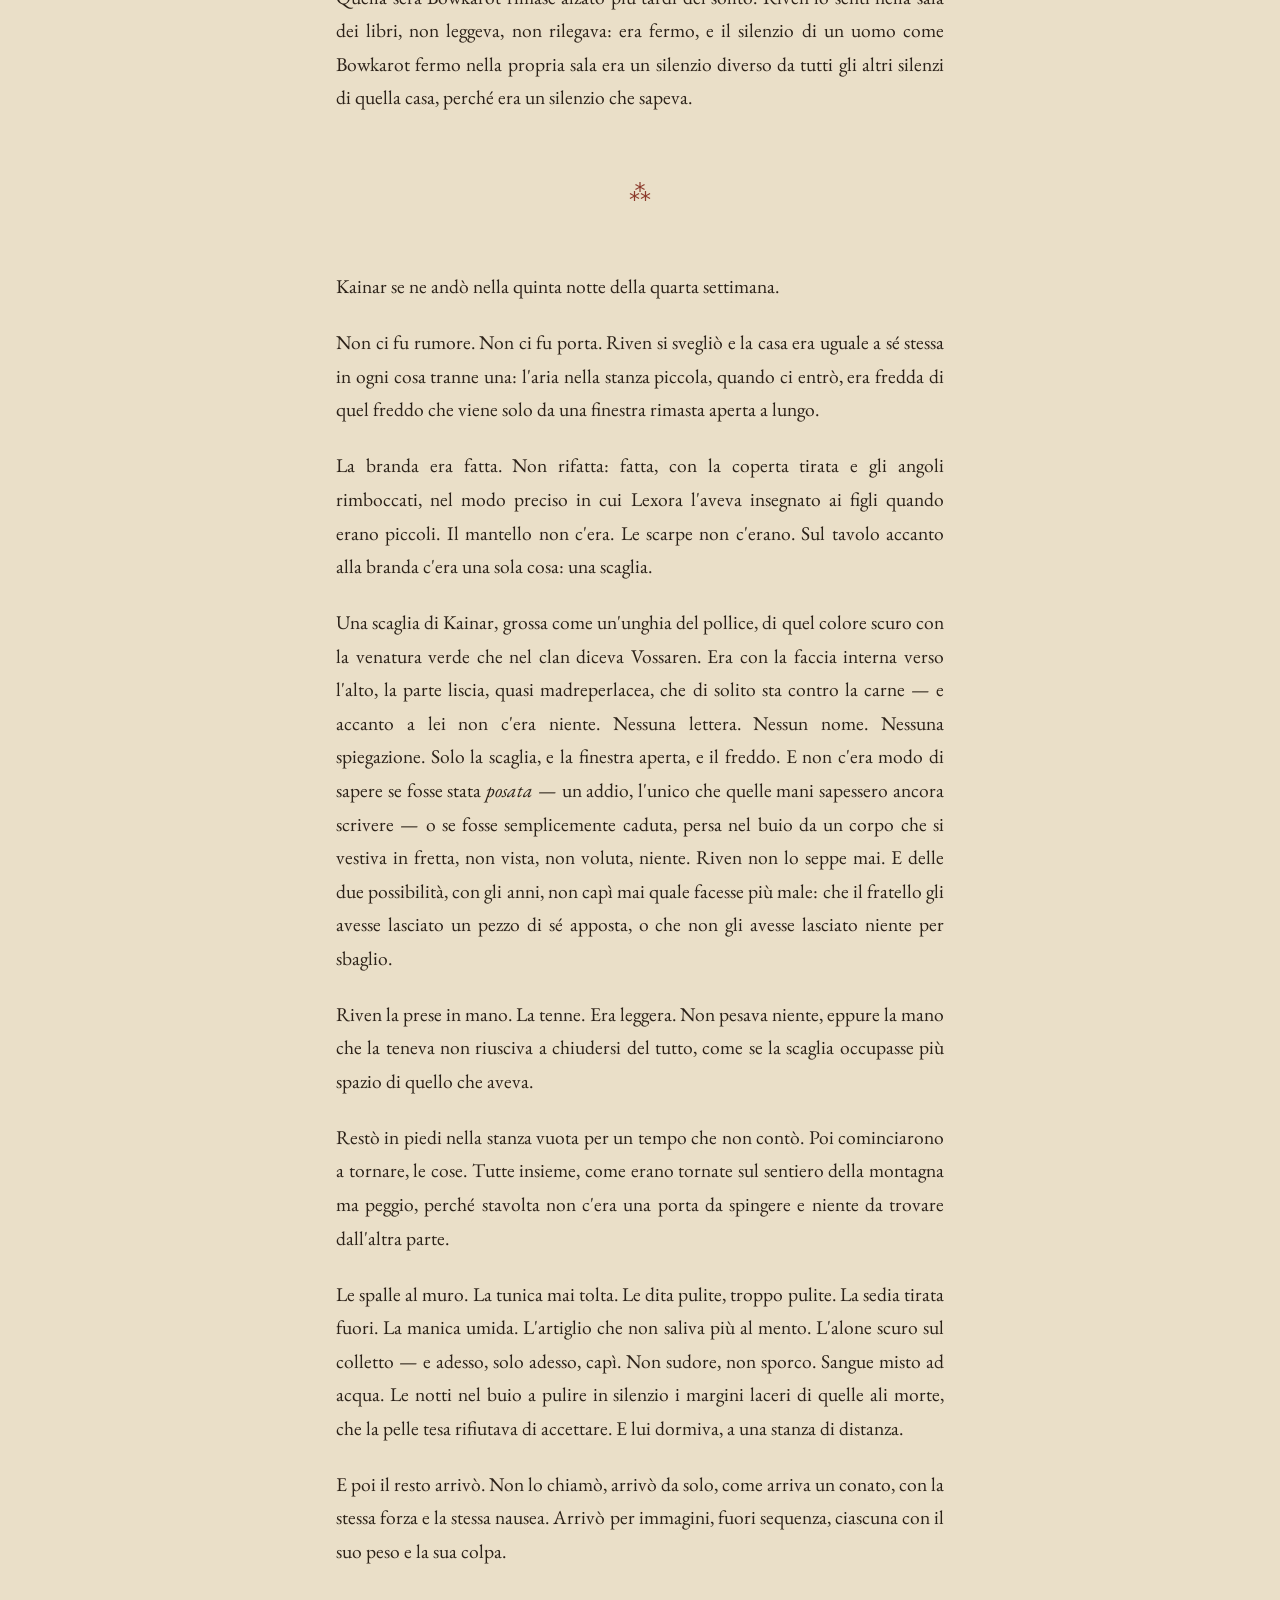
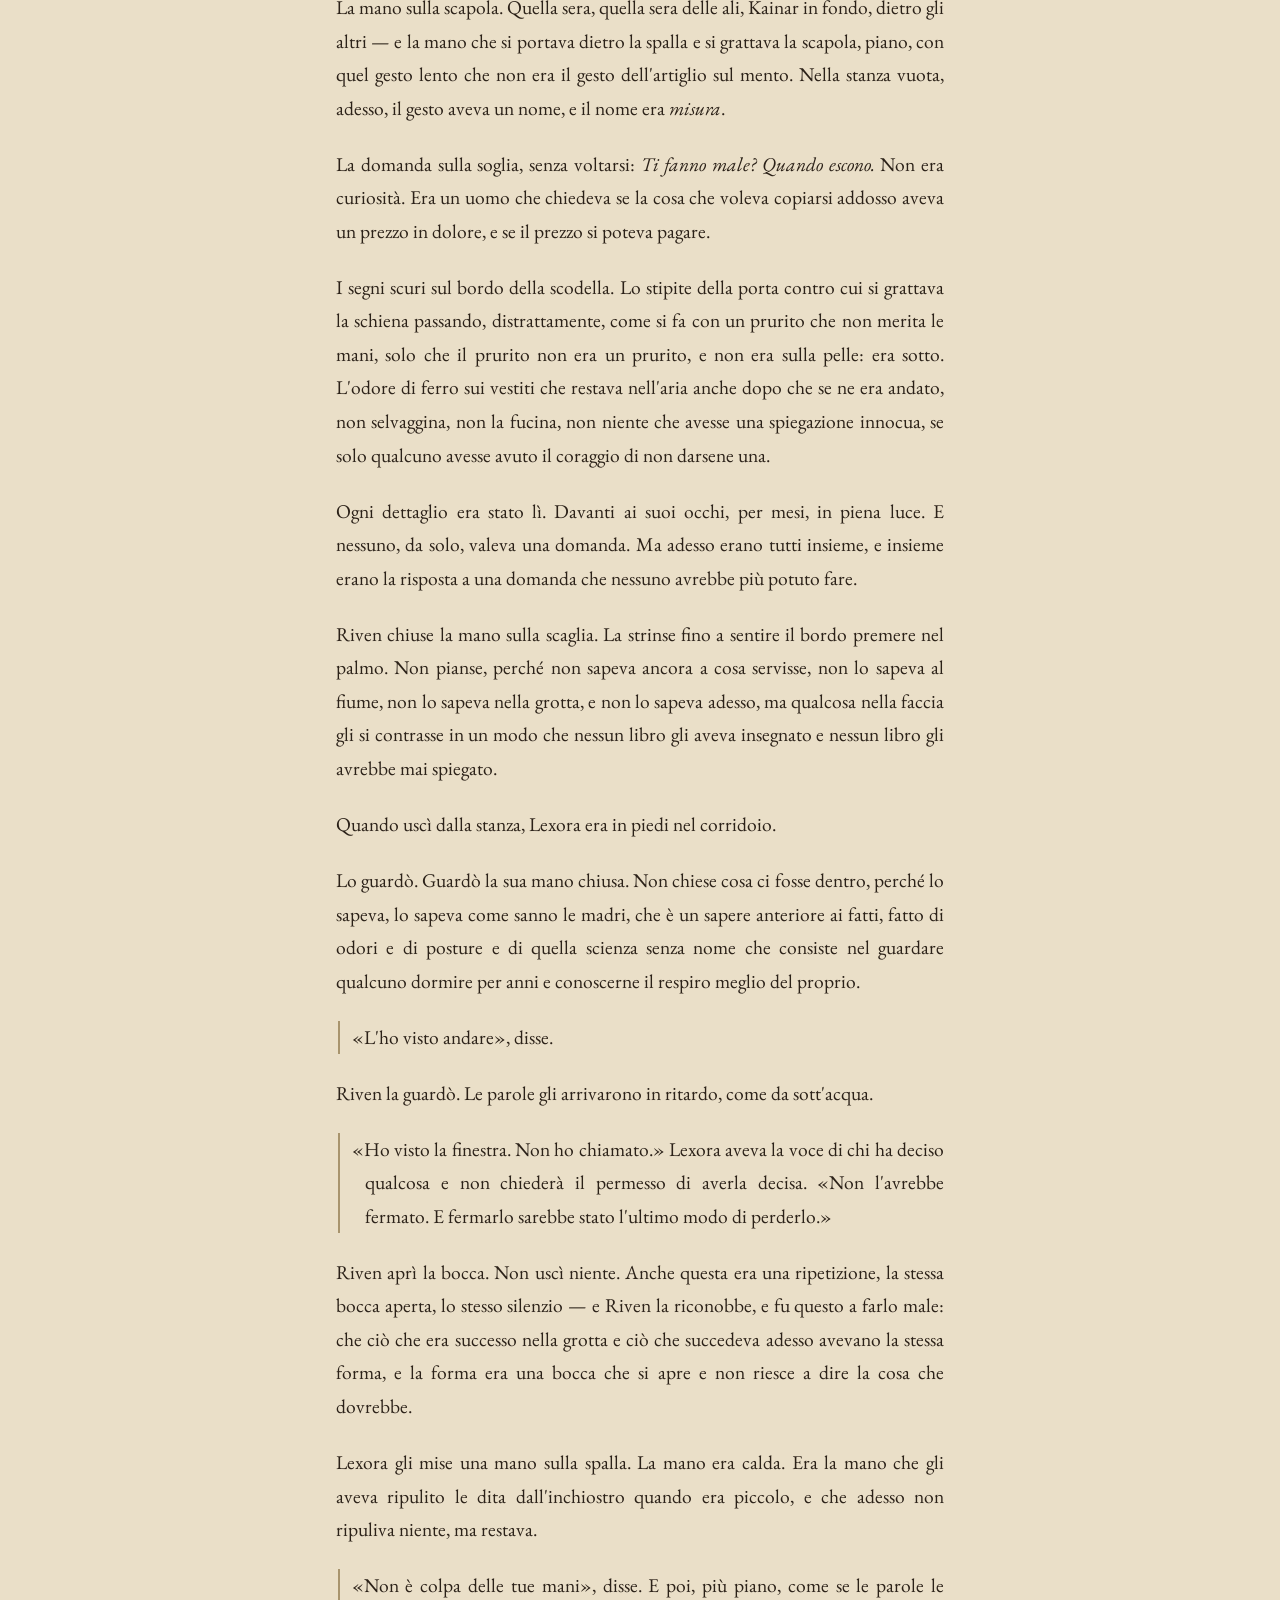
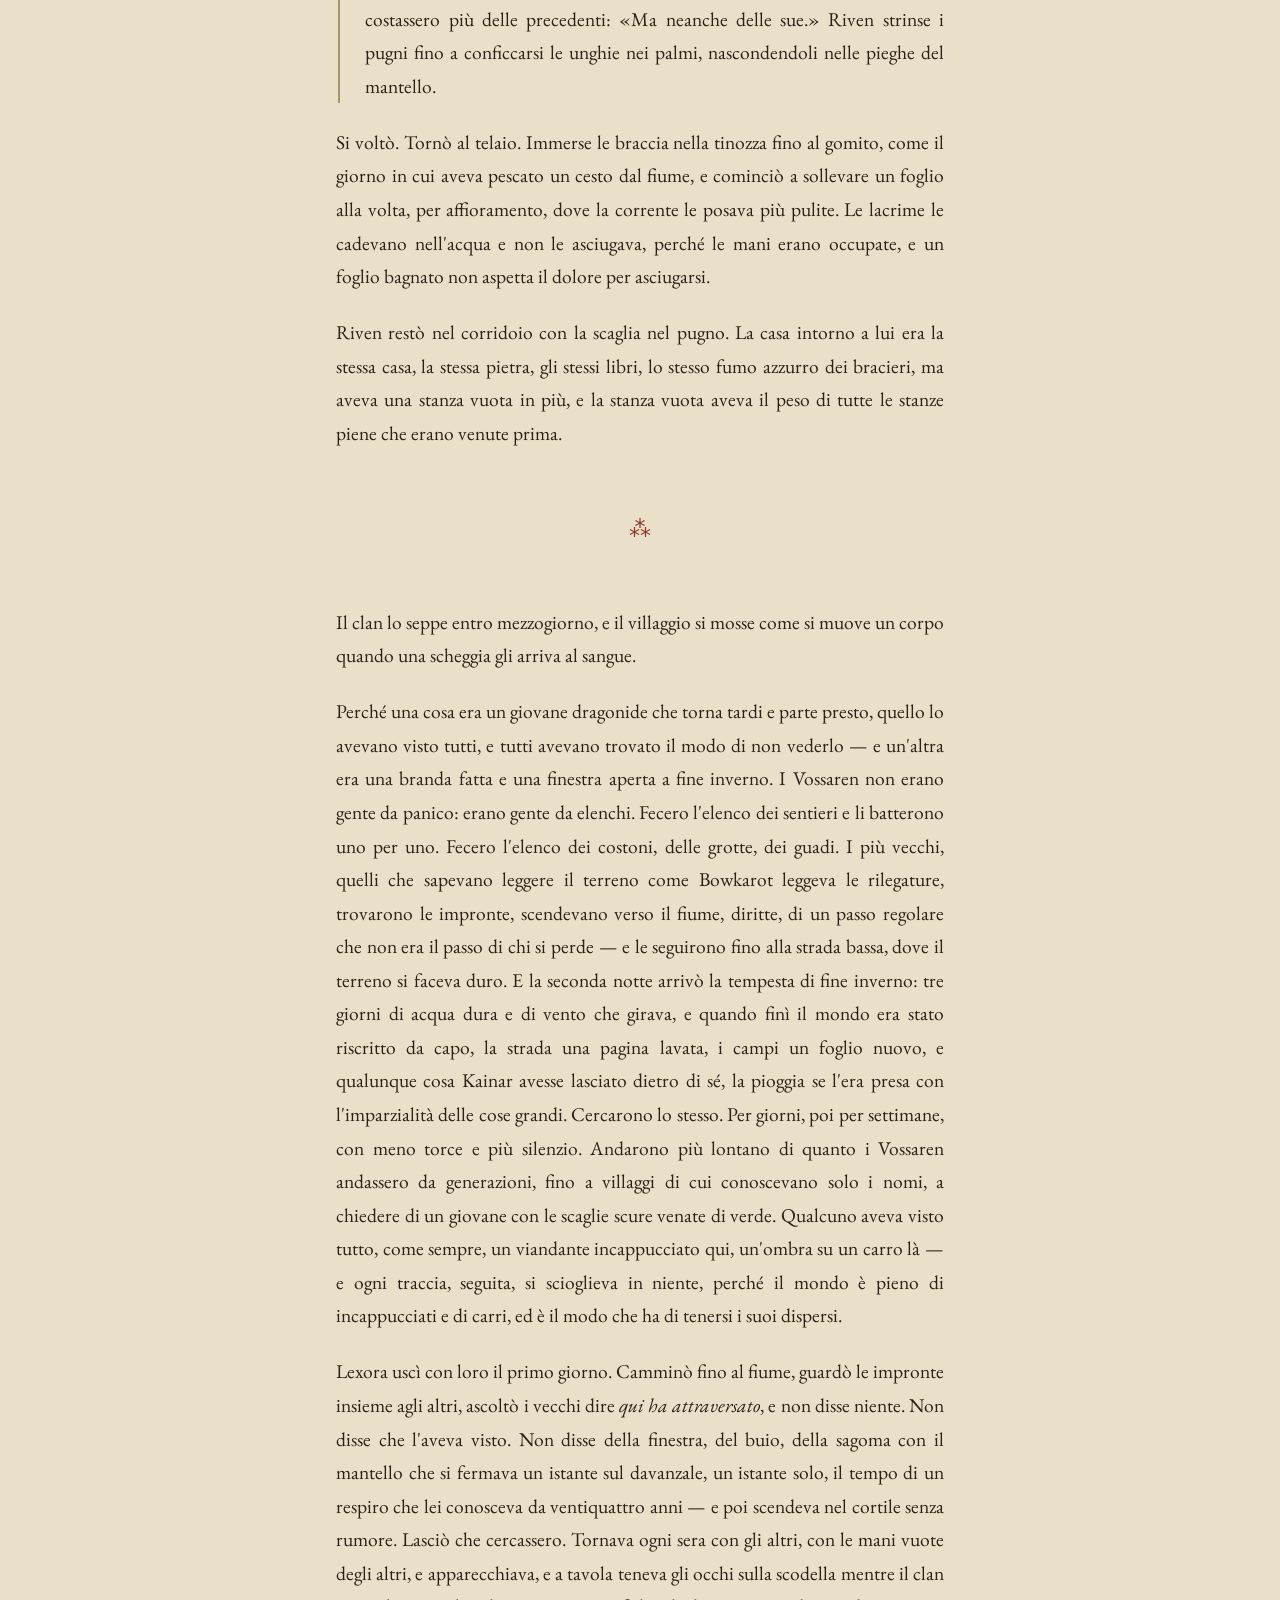
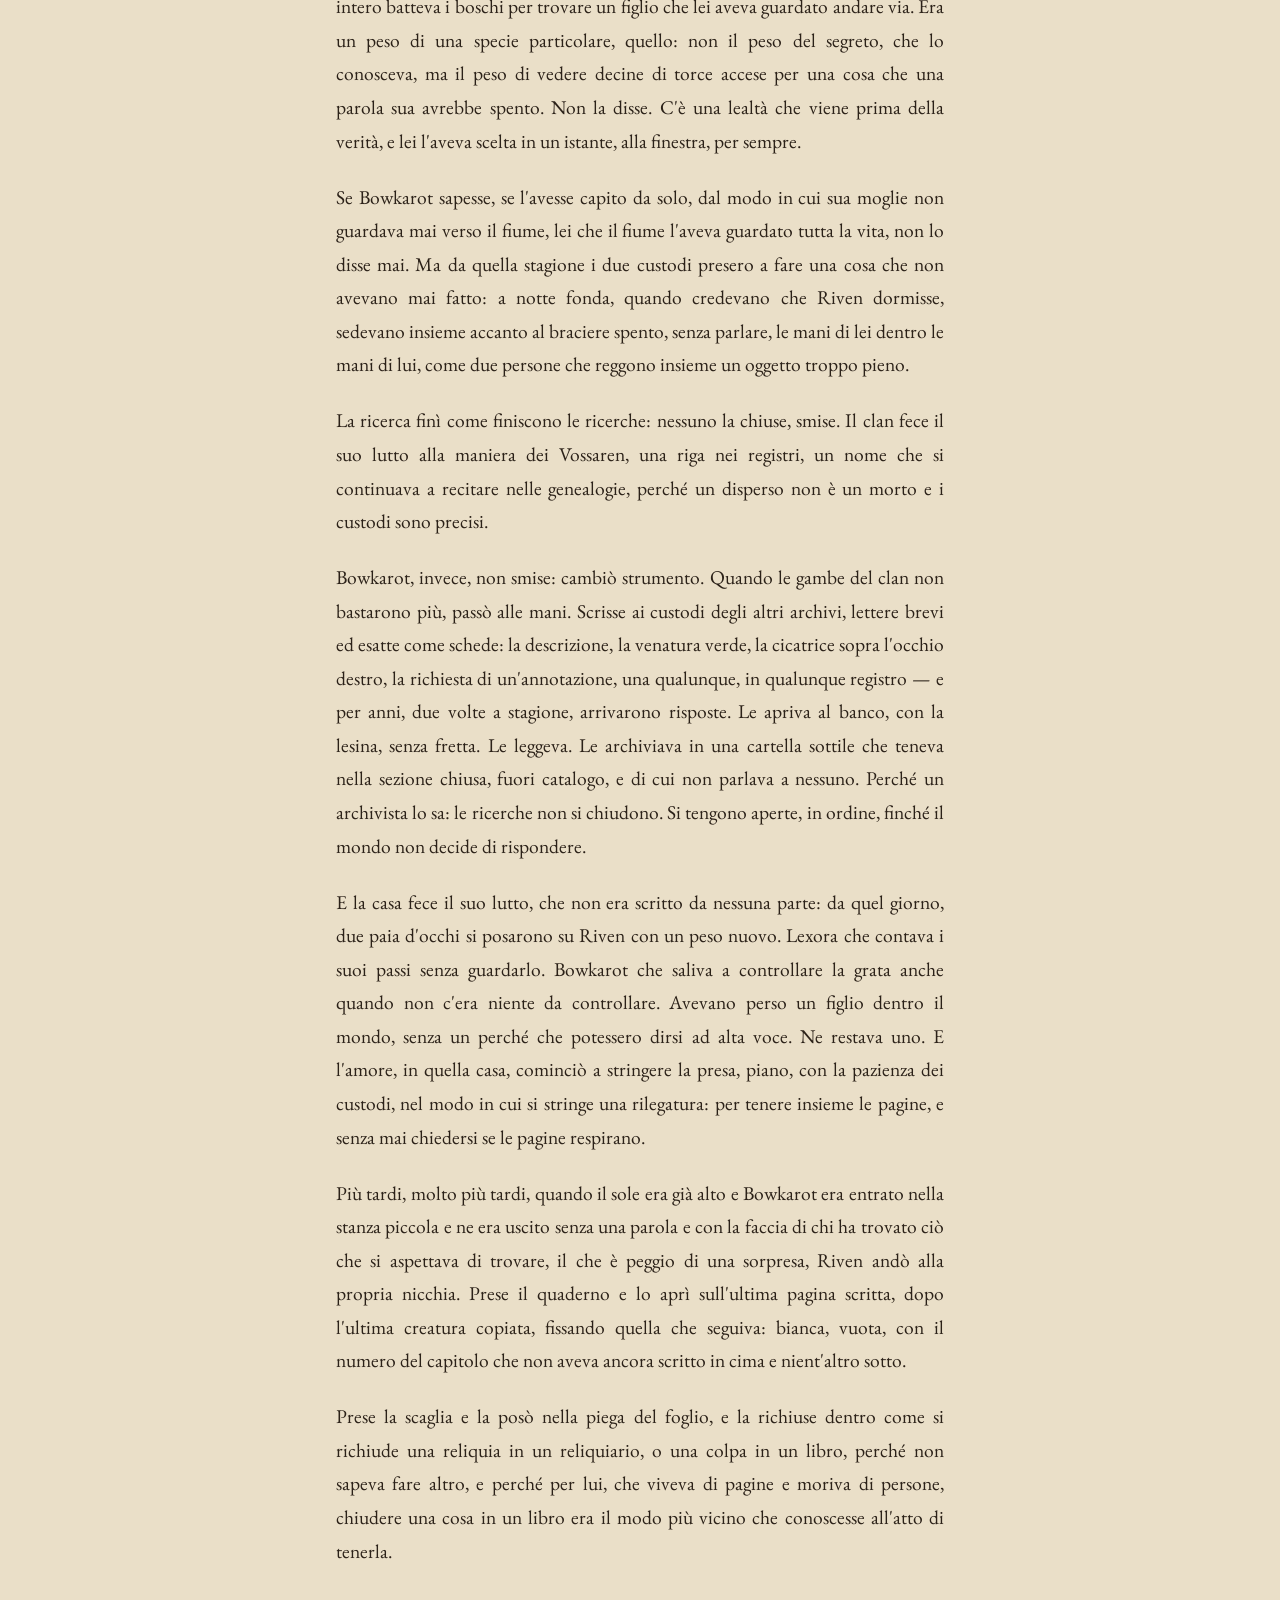
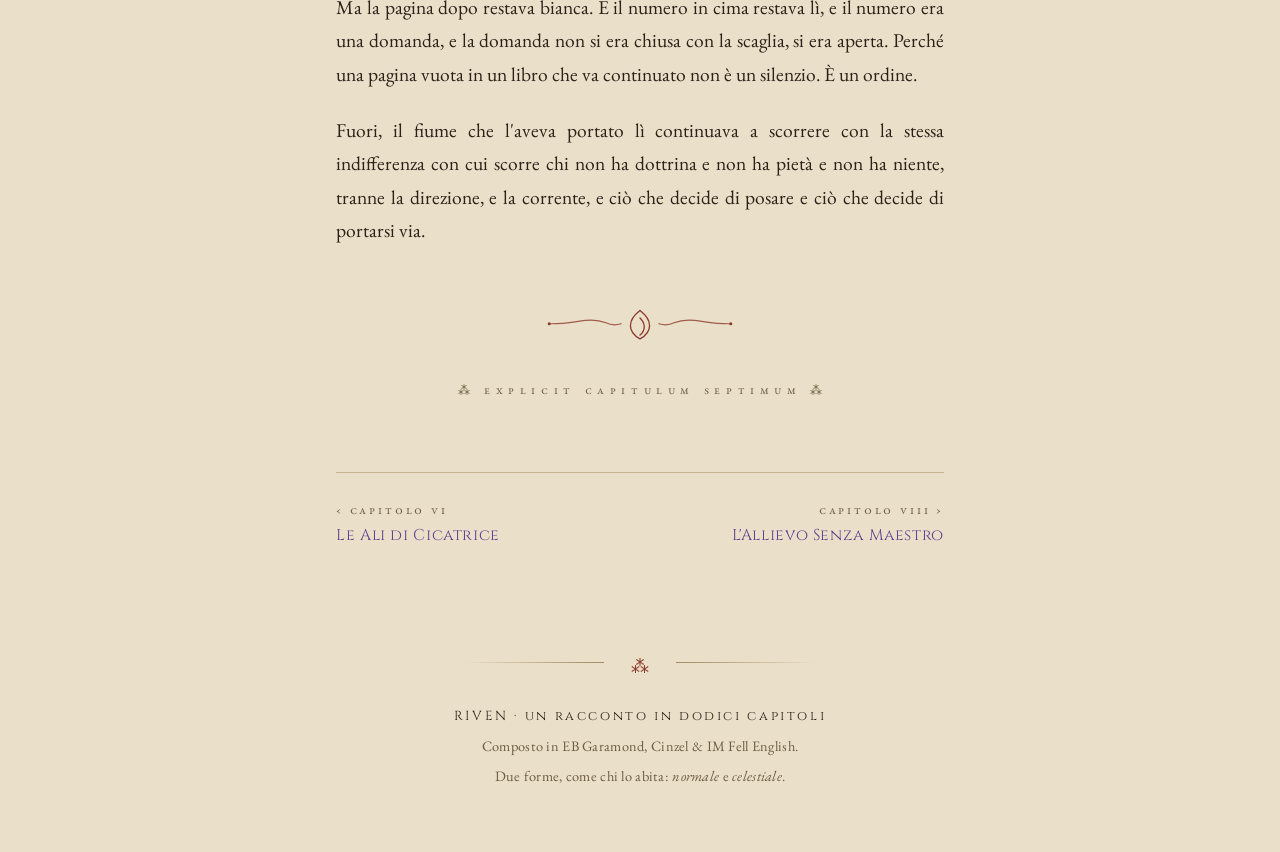
<file: capitoli/capitolo-07.html>
<!doctype html>
<html lang="it" data-tema="normale">
<head>
<meta charset="utf-8">
<meta name="viewport" content="width=device-width, initial-scale=1">
<title>VII · La Casa dopo il Silenzio — RIVEN</title>
<meta name="description" content="L&#x27;ho visto andare. Non ho chiamato.">
<meta property="og:title" content="VII · La Casa dopo il Silenzio — RIVEN">
<meta property="og:description" content="L&#x27;ho visto andare. Non ho chiamato.">
<link rel="preconnect" href="https://fonts.googleapis.com"><link rel="preconnect" href="https://fonts.gstatic.com" crossorigin><link href="https://fonts.googleapis.com/css2?family=Cinzel:wght@700;900&family=EB+Garamond:ital,wght@0,400;0,600;1,400;1,600&family=IM+Fell+English:ital@0;1&family=Caveat:wght@400;600;700&display=swap" rel="stylesheet">
<link rel="stylesheet" href="../css/stile.css?v=1781432288">
<script>try{var f=localStorage.getItem('riven-forma');if(!f)f=matchMedia('(prefers-color-scheme: dark)').matches?'celestiale':'normale';document.documentElement.setAttribute('data-tema',f);}catch(e){}</script>
</head>
<body class="capitolo" data-cap="VII" data-titolo="La Casa dopo il Silenzio" data-file="capitolo-07.html"
      data-prev="capitolo-06.html" data-next="capitolo-08.html">
<div class="fiume" aria-hidden="true"><i></i></div>
<header class="barra">
  <a class="marchio" href="../index.html">RIVEN</a>
  <nav>
    <a href="../indice.html">Indice</a>
    <button class="forma" type="button"><svg class="occhio" viewBox="0 0 24 16" fill="none" aria-hidden="true">
  <path d="M2 8 Q12 1 22 8 Q12 15 2 8 Z" stroke="currentColor" stroke-width="1.4"/>
  <ellipse cx="12" cy="8" rx="1.4" ry="3.6" fill="currentColor"/>
</svg><span class="etichetta">forma celestiale</span></button>
  </nav>
</header>

<main class="pagina">
  <header class="testata">
    <div class="filigrana" aria-hidden="true">VII</div>
    <p class="occhiello">Capitolo VII</p>
    <h1 class="titolo">La Casa dopo il Silenzio</h1>
    <p class="epigrafe">«L&#x27;ho visto andare. Non ho chiamato.»</p>
  </header>
  <figure class="tavola" data-base="../img/7">
    <div class="cornice">
      <div class="segnaposto">
        <span class="numerale">VII</span>
      </div>
    </div>
    <figcaption>Tavola 7</figcaption>
  </figure>
  <article class="testo">
<p class="incipit"><span class="capolettera">L</span>o portò giù dalla montagna sulle spalle, e il peso non era quello di un corpo.</p>
<p>Kainar pesava come pesano i dragonidi adulti: ossa larghe, scaglie fitte, muscoli che anche a riposo restano contratti come se il mondo potesse attaccarli nel sonno. Ma il peso che Riven sentiva non era quello. Era un peso diverso, fatto di cose che non avrebbero dovuto toccarsi, le mani di Riven sulla schiena fasciata, la schiena fasciata sulla spalla di Riven, e fra le due superfici la memoria di ciò che quelle mani avevano fatto a quella schiena, fresca come un taglio. Scese per il sentiero al buio, tenendo gli occhi ostinatamente bassi e inciampando sulle pietre invisibili, perché guardare avanti avrebbe significato guardare il volto di chi stava riportando a casa.</p>
<p>Kainar non parlò per tutta la discesa. Respirava, un respiro breve, regolare, che non aveva più il fischio della grotta — e a tratti muoveva il braccio destro come chi cerca qualcosa e non la trova. Riven pensò: la spalla. Quella che era uscita di sede. La magia l'aveva richiusa, ma il corpo ricorda le posizioni sbagliate anche dopo che sono state corrette, e cerca di tornarci, perché il dolore vecchio è almeno un posto conosciuto.</p>
<p>Non pensò altro. Non poteva permetterselo.</p>
<p>Entrarono in casa dalla porta posteriore, quella che dà sull'orto dove Lexora tiene le fibre a macerare. Riven lo appoggiò sulla branda nella stanza piccola, la stanza che un tempo era stata il magazzino della carta, e che adesso era il posto dove Kainar dormiva da quando aveva smesso di dormire con gli altri. Lo coprì con il mantello. Esitò un istante con la mano sul bordo della stoffa, e in quell'istante vide, alla luce grigia che entrava dalla fessura, il colletto della tunica di Kainar: sporco, con un alone scuro che non era sudore. Lo lasciò andare. Uscì.</p>
<p>Nella stanza grande, Lexora era sveglia.</p>
<p>Non chiese niente. Era seduta accanto al braciere spento con le mani in grembo, le mani di chi aspetta senza poter fare, che è il modo più cattivo di aspettare — e quando Riven entrò lo guardò con l'attenzione di chi legge una pagina e non la prima riga. Gli guardò le mani. Erano pulite. Le aveva lavate al fiume, sulla strada, sfregandole nell'acqua fredda finché il freddo non aveva coperto tutto il resto. Ma Lexora non guardava lo sporco. Guardava come le teneva: chiuse, aderenti ai fianchi, con le dita curve verso l'interno come artigli che non vogliono aprirsi.</p>
<p class="dialogo">«Dorme», disse Riven.</p>
<p>Lexora annuì. Non si mosse.</p>
<p>Riven andò alla propria nicchia. Si sedette. Prese il libro che stava copiando, il bestiario del Primo, il quaderno con il numero del capitolo che sarebbe venuto — e lo aprì nel punto dove l'aveva lasciato. Non lesse. Guardò la pagina come si guarda una finestra da cui non entra più luce. Lo richiuse. Restò seduto, con le mani in grembo, e sentì il buio della casa addensarsi intorno come acqua che sale.</p>
<p>Da qualche parte, nella stanza piccola, Kainar non si muoveva.</p>
<div class="separatore" aria-hidden="true">⁂</div>
<p>I giorni che seguirono ebbero la forma di una cosa che finge di funzionare.</p>
<p>Lexora apparecchiava. Bowkarot rilegava. Riven leggeva — o fingeva di leggere, perché le parole restavano sulla pagina e non gli entravano, come se il libro si fosse chiuso a lui pur restando aperto. E Kainar stava a letto, e poi non stava più a letto, e poi stava in piedi nell'angolo della stanza con le spalle al muro, sempre le spalle al muro, sempre quel modo — e mangiava in piedi ciò che Lexora gli metteva accanto senza chiedere, e non sedeva mai al tavolo, perché sedersi al tavolo significava dare la schiena a qualcuno.</p>
<p>Riven lo notò. Lo notò come notava tutto, con la stessa precisione distratta con cui annotava i marginalia nei testi vecchi. Lo registrò, e passò oltre.</p>
<p>Le cicatrici. Le creste lucide, parallele, che salivano dalle reni alle spalle sotto la tunica larga che Kainar non si toglieva più, nemmeno per dormire. Riven le sentiva nella stanza come si sente un braciere acceso: non le vedeva, ma sapeva dov'erano, e sapeva che forma avevano, perché gliel'aveva data lui.</p>
<p>A tavola, le sere in cui Kainar si sedeva, di rado, di sbieco, con la sedia tirata fuori in modo che la schiena non toccasse lo schienale, nessuno parlava di ciò che era successo. Lexora serviva. Bowkarot masticava con la lentezza di chi pensa, e ciò che pensava restava dove restava ogni cosa in quell'uomo: dentro, e per sempre. Riven guardava suo fratello e cercava il gesto — l'artiglio sul mento, quel grattarsi il prurito che non c'era — e il gesto non veniva mai. Al suo posto c'era qualcosa di nuovo nelle mani di Kainar: un modo di tenerle ferme, piatte, appoggiate ai lati della scodella come se servissero a tenerla al suo posto e non a mangiare. Le dita che una volta erano sporche di carbone fino alla seconda nocca erano pulite, adesso. Troppo pulite. Come se lavarle fosse diventato un rito, e il rito una penitenza, e la penitenza l'unica cosa che ancora gli appartenesse.</p>
<p>Una sera Riven si svegliò nel buio e sentì un rumore nella stanza piccola. Non un grido, Kainar non gridava, ma un suono basso, regolare, ripetuto. Si alzò. Andò alla porta. Non la aprì. Restò ad ascoltare con la fronte appoggiata al legno, e il suono era un respiro, solo un respiro, ma fatto con troppa attenzione, come se chi respirava avesse bisogno di ricordarsi come si fa, e contasse, e ricominciasse, e contasse ancora. Riven tornò alla nicchia. Non dormì. All'alba, quando Kainar uscì dalla stanza piccola con gli occhi cerchiati e il mantello stretto fino al collo, Riven vide che il bordo della manica destra era umido, e che Kainar se lo teneva chiuso nel pugno come chi nasconde una cosa e non sa che nasconderla è un modo di mostrarla.</p>
<p>Non chiese. Non chiedeva mai, ed era questa la cosa, era sempre stata questa la cosa: che Riven non chiedeva, e le persone intorno a lui si spaccavano in silenzio come libri lasciati aperti sotto la pioggia, e lui se ne accorgeva solo quando le pagine erano già gonfie e illeggibili.</p>
<div class="separatore" aria-hidden="true">⁂</div>
<p>La terza settimana, Lexora fece una cosa che non aveva mai fatto.</p>
<p>Entrò nella stanza piccola mentre Kainar era fuori, era uscito all'alba, come faceva da giorni, senza dire dove, e tornava con le scarpe sporche di terra come chi cammina senza meta e non vuole ammetterlo, ed entrò, e rimase dentro a lungo. Quando ne uscì aveva la faccia di chi ha letto una sentenza e l'ha rimessa al suo posto senza cambiarle una virgola. Passò accanto a Riven senza guardarlo. Andò al telaio. Immerse le mani nella tinozza, e le tenne lì, nell'acqua, più a lungo del necessario.</p>
<p>Riven la guardò. Le mani di sua madre tremavano, e non per il freddo dell'acqua. Un muscolo piccolo, sotto l'occhio sinistro, batteva a un ritmo che non era il suo. Riven vide queste cose. Le registrò. Le pose accanto alle altre, il colletto sporco, le mani troppo pulite, il respiro contato nel buio, la manica umida, le scarpe di terra — e non le collegò, perché il filo che le teneva insieme era un filo che solo chi ama nel modo giusto sa vedere, e lui amava nei libri, non nelle persone.</p>
<p>Quella sera Bowkarot rimase alzato più tardi del solito. Riven lo sentì nella sala dei libri, non leggeva, non rilegava: era fermo, e il silenzio di un uomo come Bowkarot fermo nella propria sala era un silenzio diverso da tutti gli altri silenzi di quella casa, perché era un silenzio che sapeva.</p>
<div class="separatore" aria-hidden="true">⁂</div>
<p>Kainar se ne andò nella quinta notte della quarta settimana.</p>
<p>Non ci fu rumore. Non ci fu porta. Riven si svegliò e la casa era uguale a sé stessa in ogni cosa tranne una: l'aria nella stanza piccola, quando ci entrò, era fredda di quel freddo che viene solo da una finestra rimasta aperta a lungo.</p>
<p>La branda era fatta. Non rifatta: fatta, con la coperta tirata e gli angoli rimboccati, nel modo preciso in cui Lexora l'aveva insegnato ai figli quando erano piccoli. Il mantello non c'era. Le scarpe non c'erano. Sul tavolo accanto alla branda c'era una sola cosa: una scaglia.</p>
<p>Una scaglia di Kainar, grossa come un'unghia del pollice, di quel colore scuro con la venatura verde che nel clan diceva Vossaren. Era con la faccia interna verso l'alto, la parte liscia, quasi madreperlacea, che di solito sta contro la carne — e accanto a lei non c'era niente. Nessuna lettera. Nessun nome. Nessuna spiegazione. Solo la scaglia, e la finestra aperta, e il freddo. E non c'era modo di sapere se fosse stata <em>posata</em> — un addio, l'unico che quelle mani sapessero ancora scrivere — o se fosse semplicemente caduta, persa nel buio da un corpo che si vestiva in fretta, non vista, non voluta, niente. Riven non lo seppe mai. E delle due possibilità, con gli anni, non capì mai quale facesse più male: che il fratello gli avesse lasciato un pezzo di sé apposta, o che non gli avesse lasciato niente per sbaglio.</p>
<p>Riven la prese in mano. La tenne. Era leggera. Non pesava niente, eppure la mano che la teneva non riusciva a chiudersi del tutto, come se la scaglia occupasse più spazio di quello che aveva.</p>
<p>Restò in piedi nella stanza vuota per un tempo che non contò. Poi cominciarono a tornare, le cose. Tutte insieme, come erano tornate sul sentiero della montagna ma peggio, perché stavolta non c'era una porta da spingere e niente da trovare dall'altra parte.</p>
<p>Le spalle al muro. La tunica mai tolta. Le dita pulite, troppo pulite. La sedia tirata fuori. La manica umida. L'artiglio che non saliva più al mento. L'alone scuro sul colletto — e adesso, solo adesso, capì. Non sudore, non sporco. Sangue misto ad acqua. Le notti nel buio a pulire in silenzio i margini laceri di quelle ali morte, che la pelle tesa rifiutava di accettare. E lui dormiva, a una stanza di distanza.</p>
<p>E poi il resto arrivò. Non lo chiamò, arrivò da solo, come arriva un conato, con la stessa forza e la stessa nausea. Arrivò per immagini, fuori sequenza, ciascuna con il suo peso e la sua colpa.</p>
<p>La mano sulla scapola. Quella sera, quella sera delle ali, Kainar in fondo, dietro gli altri — e la mano che si portava dietro la spalla e si grattava la scapola, piano, con quel gesto lento che non era il gesto dell'artiglio sul mento. Nella stanza vuota, adesso, il gesto aveva un nome, e il nome era <em>misura</em>.</p>
<p>La domanda sulla soglia, senza voltarsi: <em>Ti fanno male? Quando escono.</em> Non era curiosità. Era un uomo che chiedeva se la cosa che voleva copiarsi addosso aveva un prezzo in dolore, e se il prezzo si poteva pagare.</p>
<p>I segni scuri sul bordo della scodella. Lo stipite della porta contro cui si grattava la schiena passando, distrattamente, come si fa con un prurito che non merita le mani, solo che il prurito non era un prurito, e non era sulla pelle: era sotto. L'odore di ferro sui vestiti che restava nell'aria anche dopo che se ne era andato, non selvaggina, non la fucina, non niente che avesse una spiegazione innocua, se solo qualcuno avesse avuto il coraggio di non darsene una.</p>
<p>Ogni dettaglio era stato lì. Davanti ai suoi occhi, per mesi, in piena luce. E nessuno, da solo, valeva una domanda. Ma adesso erano tutti insieme, e insieme erano la risposta a una domanda che nessuno avrebbe più potuto fare.</p>
<p>Riven chiuse la mano sulla scaglia. La strinse fino a sentire il bordo premere nel palmo. Non pianse, perché non sapeva ancora a cosa servisse, non lo sapeva al fiume, non lo sapeva nella grotta, e non lo sapeva adesso, ma qualcosa nella faccia gli si contrasse in un modo che nessun libro gli aveva insegnato e nessun libro gli avrebbe mai spiegato.</p>
<p>Quando uscì dalla stanza, Lexora era in piedi nel corridoio.</p>
<p>Lo guardò. Guardò la sua mano chiusa. Non chiese cosa ci fosse dentro, perché lo sapeva, lo sapeva come sanno le madri, che è un sapere anteriore ai fatti, fatto di odori e di posture e di quella scienza senza nome che consiste nel guardare qualcuno dormire per anni e conoscerne il respiro meglio del proprio.</p>
<p class="dialogo">«L'ho visto andare», disse.</p>
<p>Riven la guardò. Le parole gli arrivarono in ritardo, come da sott'acqua.</p>
<p class="dialogo">«Ho visto la finestra. Non ho chiamato.» Lexora aveva la voce di chi ha deciso qualcosa e non chiederà il permesso di averla decisa. «Non l'avrebbe fermato. E fermarlo sarebbe stato l'ultimo modo di perderlo.»</p>
<p>Riven aprì la bocca. Non uscì niente. Anche questa era una ripetizione, la stessa bocca aperta, lo stesso silenzio — e Riven la riconobbe, e fu questo a farlo male: che ciò che era successo nella grotta e ciò che succedeva adesso avevano la stessa forma, e la forma era una bocca che si apre e non riesce a dire la cosa che dovrebbe.</p>
<p>Lexora gli mise una mano sulla spalla. La mano era calda. Era la mano che gli aveva ripulito le dita dall'inchiostro quando era piccolo, e che adesso non ripuliva niente, ma restava.</p>
<p class="dialogo">«Non è colpa delle tue mani», disse. E poi, più piano, come se le parole le costassero più delle precedenti: «Ma neanche delle sue.» Riven strinse i pugni fino a conficcarsi le unghie nei palmi, nascondendoli nelle pieghe del mantello.</p>
<p>Si voltò. Tornò al telaio. Immerse le braccia nella tinozza fino al gomito, come il giorno in cui aveva pescato un cesto dal fiume, e cominciò a sollevare un foglio alla volta, per affioramento, dove la corrente le posava più pulite. Le lacrime le cadevano nell'acqua e non le asciugava, perché le mani erano occupate, e un foglio bagnato non aspetta il dolore per asciugarsi.</p>
<p>Riven restò nel corridoio con la scaglia nel pugno. La casa intorno a lui era la stessa casa, la stessa pietra, gli stessi libri, lo stesso fumo azzurro dei bracieri, ma aveva una stanza vuota in più, e la stanza vuota aveva il peso di tutte le stanze piene che erano venute prima.</p>
<div class="separatore" aria-hidden="true">⁂</div>
<p>Il clan lo seppe entro mezzogiorno, e il villaggio si mosse come si muove un corpo quando una scheggia gli arriva al sangue.</p>
<p>Perché una cosa era un giovane dragonide che torna tardi e parte presto, quello lo avevano visto tutti, e tutti avevano trovato il modo di non vederlo — e un'altra era una branda fatta e una finestra aperta a fine inverno. I Vossaren non erano gente da panico: erano gente da elenchi. Fecero l'elenco dei sentieri e li batterono uno per uno. Fecero l'elenco dei costoni, delle grotte, dei guadi. I più vecchi, quelli che sapevano leggere il terreno come Bowkarot leggeva le rilegature, trovarono le impronte, scendevano verso il fiume, diritte, di un passo regolare che non era il passo di chi si perde — e le seguirono fino alla strada bassa, dove il terreno si faceva duro. E la seconda notte arrivò la tempesta di fine inverno: tre giorni di acqua dura e di vento che girava, e quando finì il mondo era stato riscritto da capo, la strada una pagina lavata, i campi un foglio nuovo, e qualunque cosa Kainar avesse lasciato dietro di sé, la pioggia se l'era presa con l'imparzialità delle cose grandi. Cercarono lo stesso. Per giorni, poi per settimane, con meno torce e più silenzio. Andarono più lontano di quanto i Vossaren andassero da generazioni, fino a villaggi di cui conoscevano solo i nomi, a chiedere di un giovane con le scaglie scure venate di verde. Qualcuno aveva visto tutto, come sempre, un viandante incappucciato qui, un'ombra su un carro là — e ogni traccia, seguita, si scioglieva in niente, perché il mondo è pieno di incappucciati e di carri, ed è il modo che ha di tenersi i suoi dispersi.</p>
<p>Lexora uscì con loro il primo giorno. Camminò fino al fiume, guardò le impronte insieme agli altri, ascoltò i vecchi dire <em>qui ha attraversato</em>, e non disse niente. Non disse che l'aveva visto. Non disse della finestra, del buio, della sagoma con il mantello che si fermava un istante sul davanzale, un istante solo, il tempo di un respiro che lei conosceva da ventiquattro anni — e poi scendeva nel cortile senza rumore. Lasciò che cercassero. Tornava ogni sera con gli altri, con le mani vuote degli altri, e apparecchiava, e a tavola teneva gli occhi sulla scodella mentre il clan intero batteva i boschi per trovare un figlio che lei aveva guardato andare via. Era un peso di una specie particolare, quello: non il peso del segreto, che lo conosceva, ma il peso di vedere decine di torce accese per una cosa che una parola sua avrebbe spento. Non la disse. C'è una lealtà che viene prima della verità, e lei l'aveva scelta in un istante, alla finestra, per sempre.</p>
<p>Se Bowkarot sapesse, se l'avesse capito da solo, dal modo in cui sua moglie non guardava mai verso il fiume, lei che il fiume l'aveva guardato tutta la vita, non lo disse mai. Ma da quella stagione i due custodi presero a fare una cosa che non avevano mai fatto: a notte fonda, quando credevano che Riven dormisse, sedevano insieme accanto al braciere spento, senza parlare, le mani di lei dentro le mani di lui, come due persone che reggono insieme un oggetto troppo pieno.</p>
<p>La ricerca finì come finiscono le ricerche: nessuno la chiuse, smise. Il clan fece il suo lutto alla maniera dei Vossaren, una riga nei registri, un nome che si continuava a recitare nelle genealogie, perché un disperso non è un morto e i custodi sono precisi.</p>
<p>Bowkarot, invece, non smise: cambiò strumento. Quando le gambe del clan non bastarono più, passò alle mani. Scrisse ai custodi degli altri archivi, lettere brevi ed esatte come schede: la descrizione, la venatura verde, la cicatrice sopra l'occhio destro, la richiesta di un'annotazione, una qualunque, in qualunque registro — e per anni, due volte a stagione, arrivarono risposte. Le apriva al banco, con la lesina, senza fretta. Le leggeva. Le archiviava in una cartella sottile che teneva nella sezione chiusa, fuori catalogo, e di cui non parlava a nessuno. Perché un archivista lo sa: le ricerche non si chiudono. Si tengono aperte, in ordine, finché il mondo non decide di rispondere.</p>
<p>E la casa fece il suo lutto, che non era scritto da nessuna parte: da quel giorno, due paia d'occhi si posarono su Riven con un peso nuovo. Lexora che contava i suoi passi senza guardarlo. Bowkarot che saliva a controllare la grata anche quando non c'era niente da controllare. Avevano perso un figlio dentro il mondo, senza un perché che potessero dirsi ad alta voce. Ne restava uno. E l'amore, in quella casa, cominciò a stringere la presa, piano, con la pazienza dei custodi, nel modo in cui si stringe una rilegatura: per tenere insieme le pagine, e senza mai chiedersi se le pagine respirano.</p>
<p>Più tardi, molto più tardi, quando il sole era già alto e Bowkarot era entrato nella stanza piccola e ne era uscito senza una parola e con la faccia di chi ha trovato ciò che si aspettava di trovare, il che è peggio di una sorpresa, Riven andò alla propria nicchia. Prese il quaderno e lo aprì sull'ultima pagina scritta, dopo l'ultima creatura copiata, fissando quella che seguiva: bianca, vuota, con il numero del capitolo che non aveva ancora scritto in cima e nient'altro sotto.</p>
<p>Prese la scaglia e la posò nella piega del foglio, e la richiuse dentro come si richiude una reliquia in un reliquiario, o una colpa in un libro, perché non sapeva fare altro, e perché per lui, che viveva di pagine e moriva di persone, chiudere una cosa in un libro era il modo più vicino che conoscesse all'atto di tenerla.</p>
<p>Ma la pagina dopo restava bianca. E il numero in cima restava lì, e il numero era una domanda, e la domanda non si era chiusa con la scaglia, si era aperta. Perché una pagina vuota in un libro che va continuato non è un silenzio. È un ordine.</p>
<p>Fuori, il fiume che l'aveva portato lì continuava a scorrere con la stessa indifferenza con cui scorre chi non ha dottrina e non ha pietà e non ha niente, tranne la direzione, e la corrente, e ciò che decide di posare e ciò che decide di portarsi via.</p>
  </article>
  <div class="finalino-wrap"><svg class="finalino" viewBox="0 0 220 46" fill="none" aria-hidden="true"><g class="vite"><path d="M16 23 C44 23 56 15 74 22 C80 25 84 25 90 23"/><path d="M204 23 C176 23 164 15 146 22 C140 25 136 25 130 23"/><circle class="pieno" cx="14" cy="23" r="1.7"/><circle class="pieno" cx="206" cy="23" r="1.7"/></g><g class="motivo"><path d="M110 9 C123 19 124 31 110 39 C96 31 97 19 110 9 Z"/><path d="M110 17 C116 23 116 30 110 35"/></g></svg></div>
  <p class="explicit">⁂ explicit capitulum septimum ⁂</p>

  <nav class="passi">
    <a href="capitolo-06.html"><span class="verso">‹ capitolo vi</span><span class="dove">Le Ali di Cicatrice</span></a>
    <a class="innanzi" href="capitolo-08.html"><span class="verso">capitolo viii ›</span><span class="dove">L&#x27;Allievo Senza Maestro</span></a>
  </nav>
</main>
<footer class="colophon">
  <span class="fregio">⁂</span>
  <p>RIVEN · un racconto in dodici capitoli</p>
  <p>Composto in EB Garamond, Cinzel &amp; IM Fell English.</p>
  <p>Due forme, come chi lo abita: <em>normale</em> e <em>celestiale</em>.</p>
</footer>
<script src="../js/lettura.js?v=1781432288"></script>
</body>
</html>
</file>
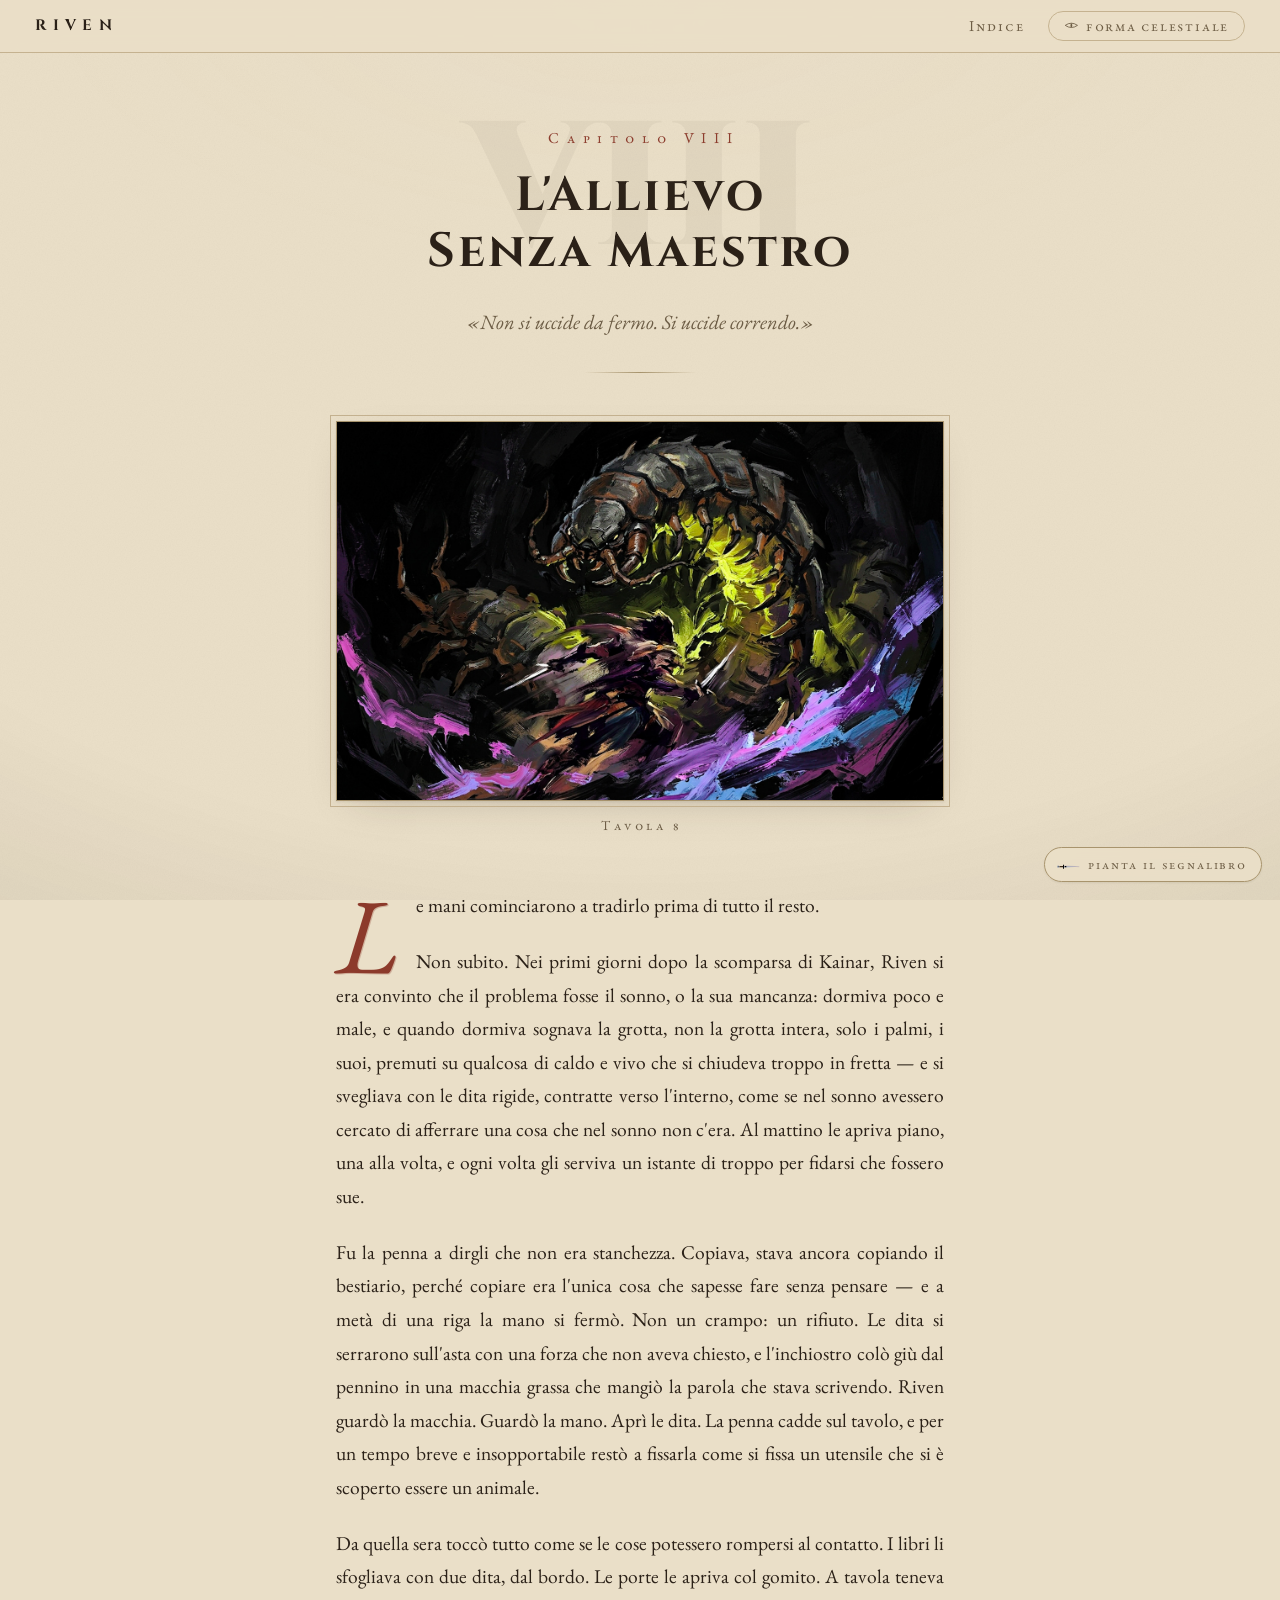
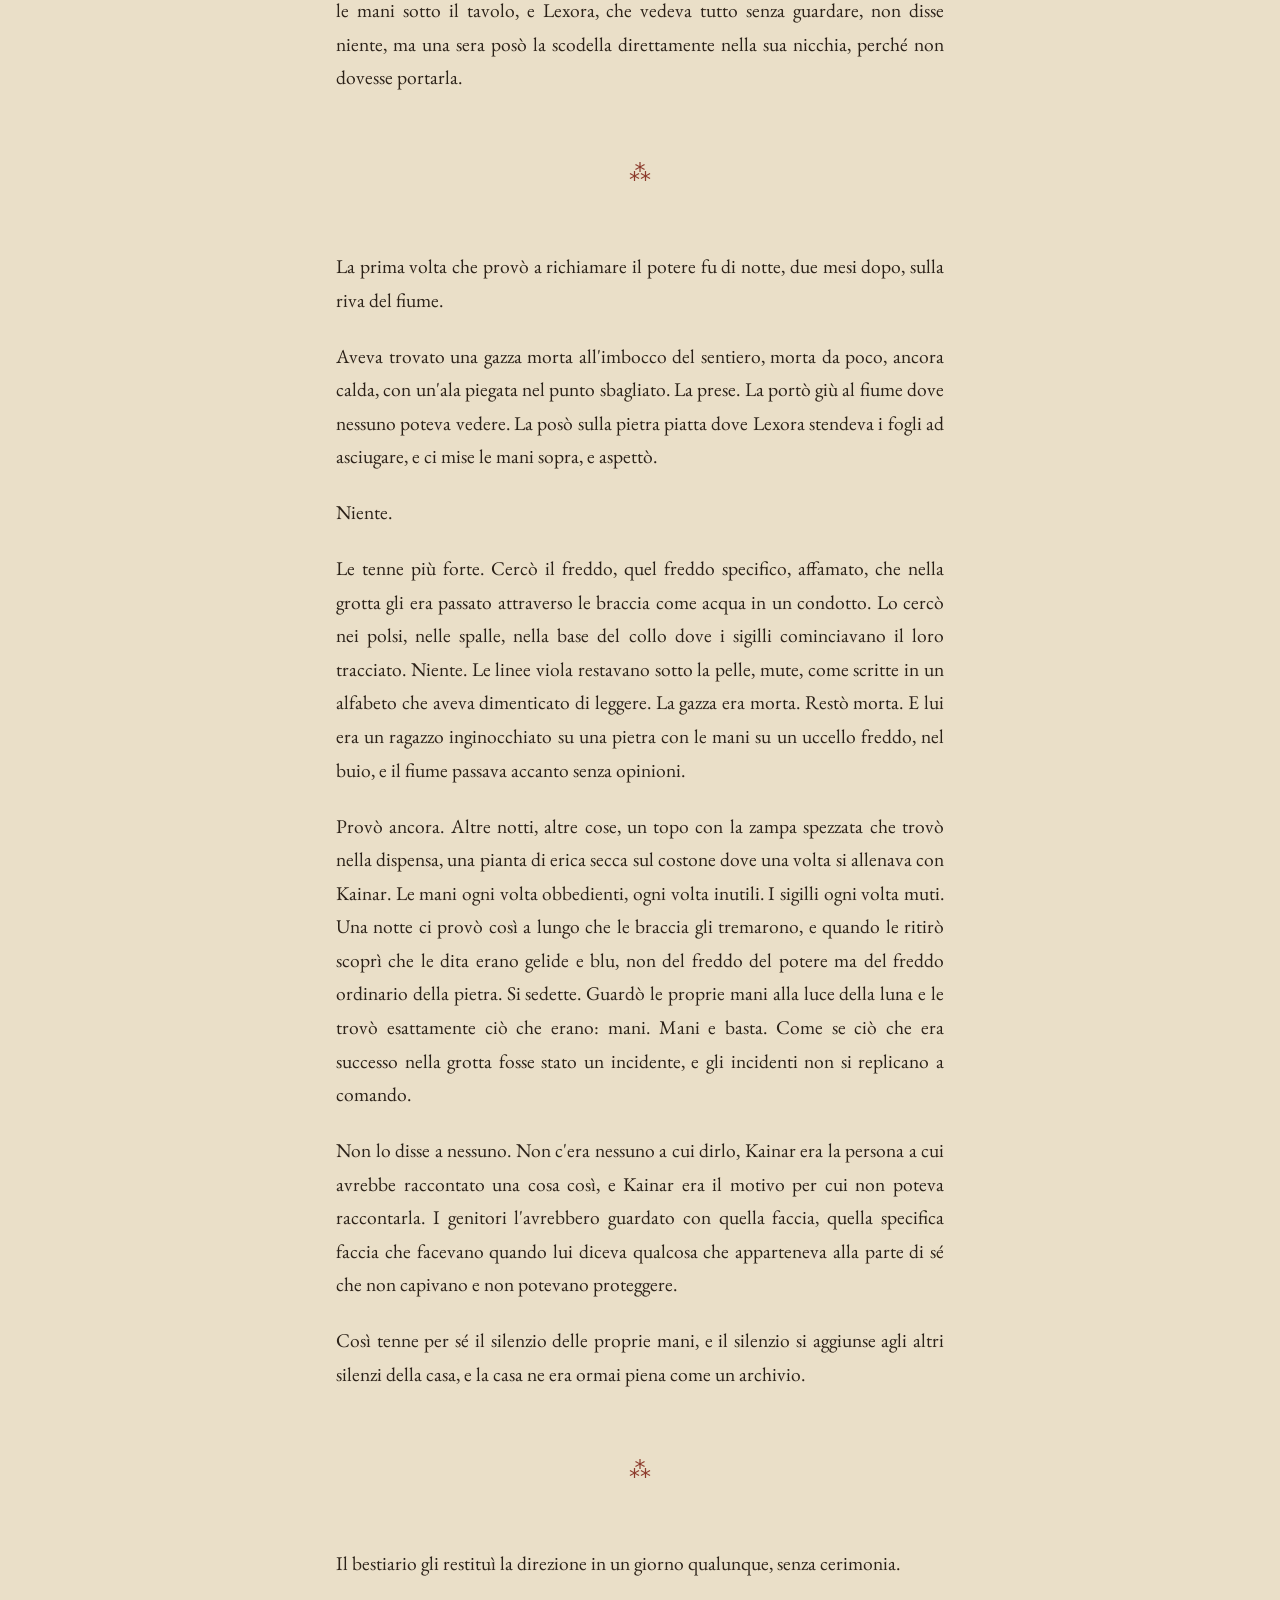
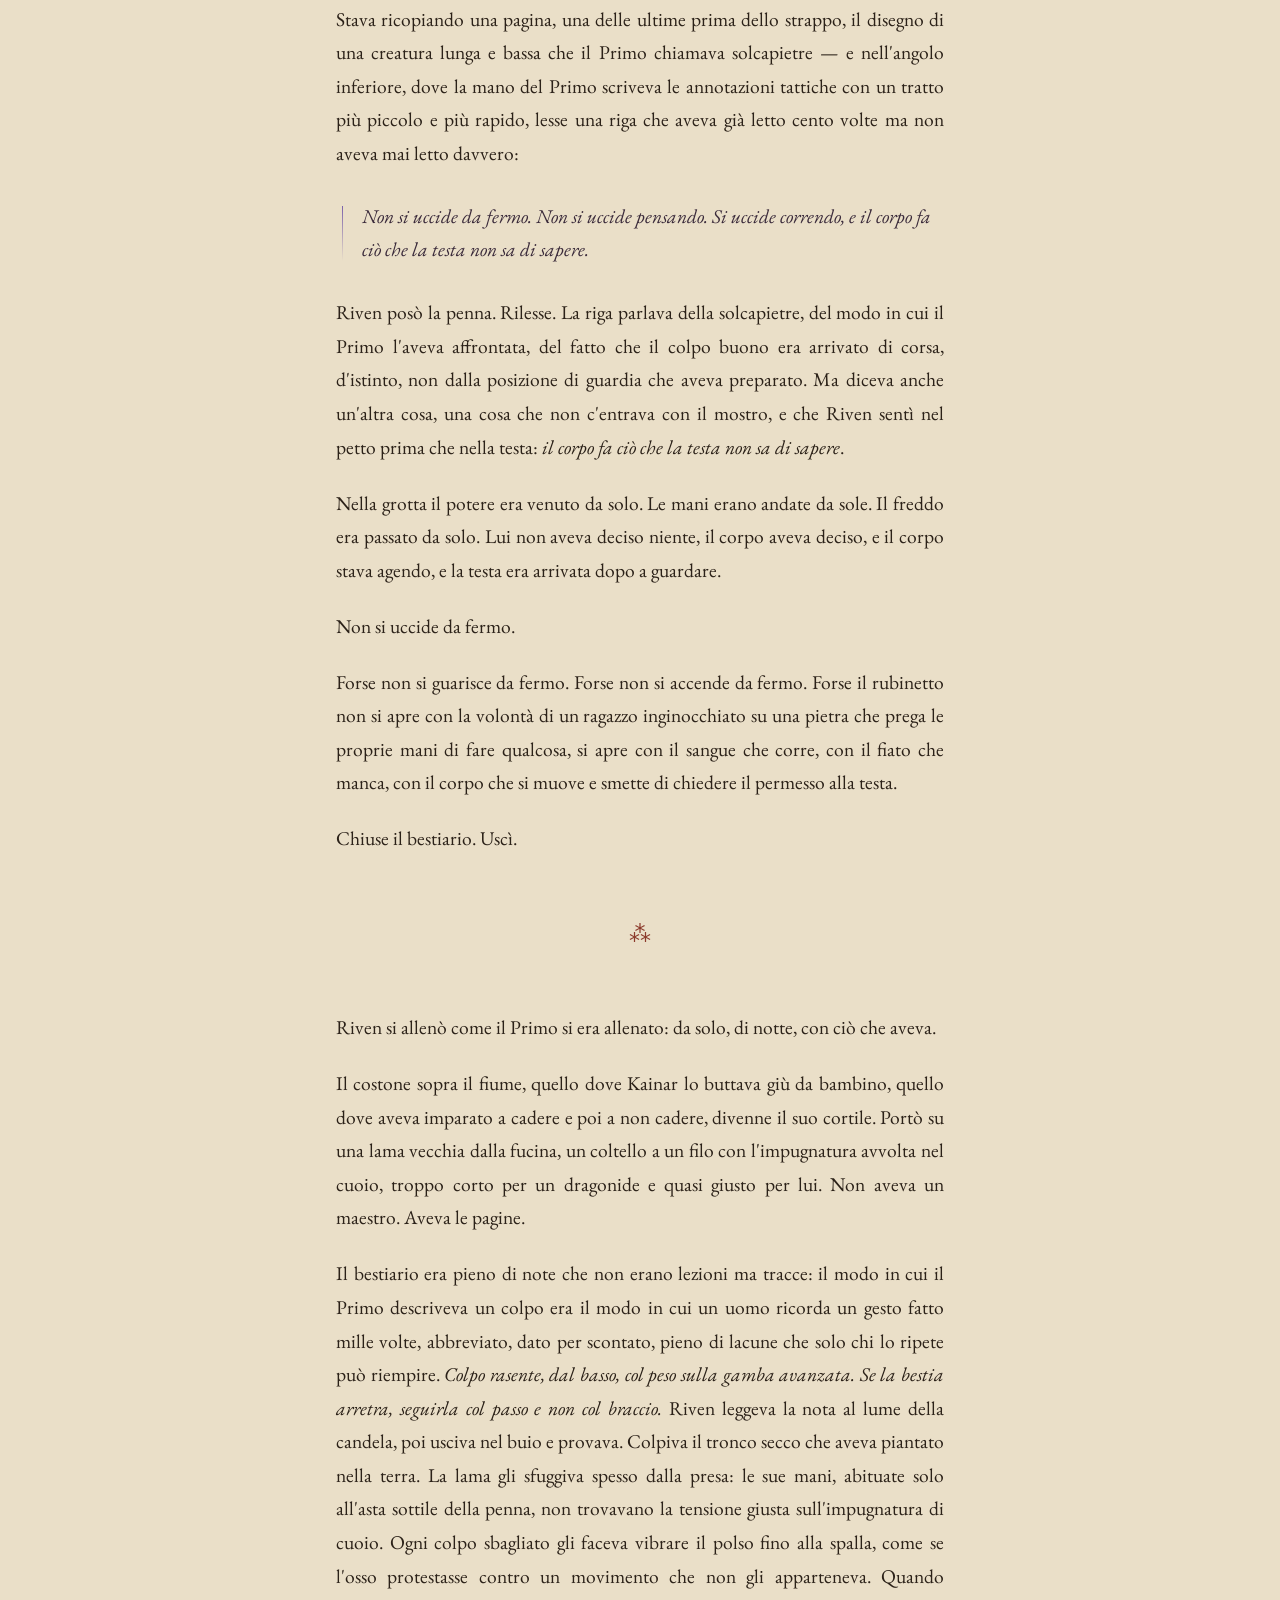
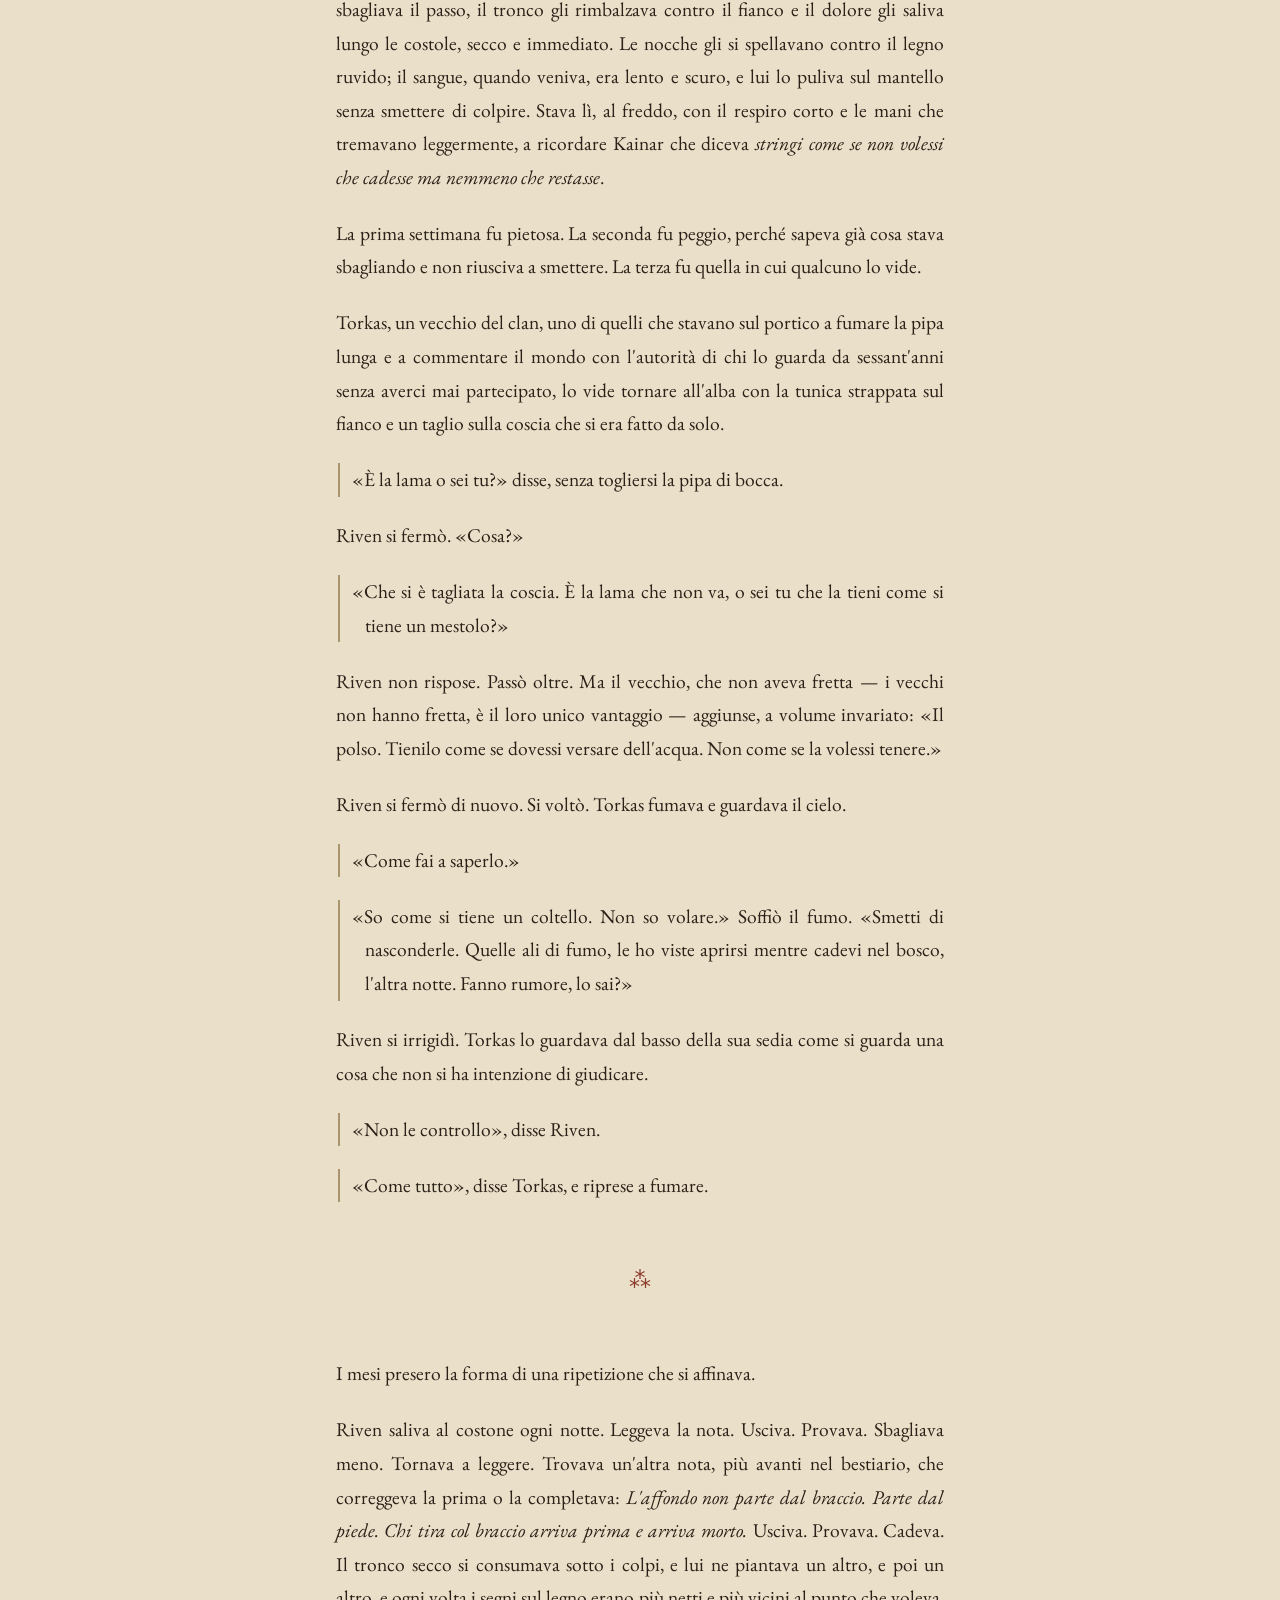
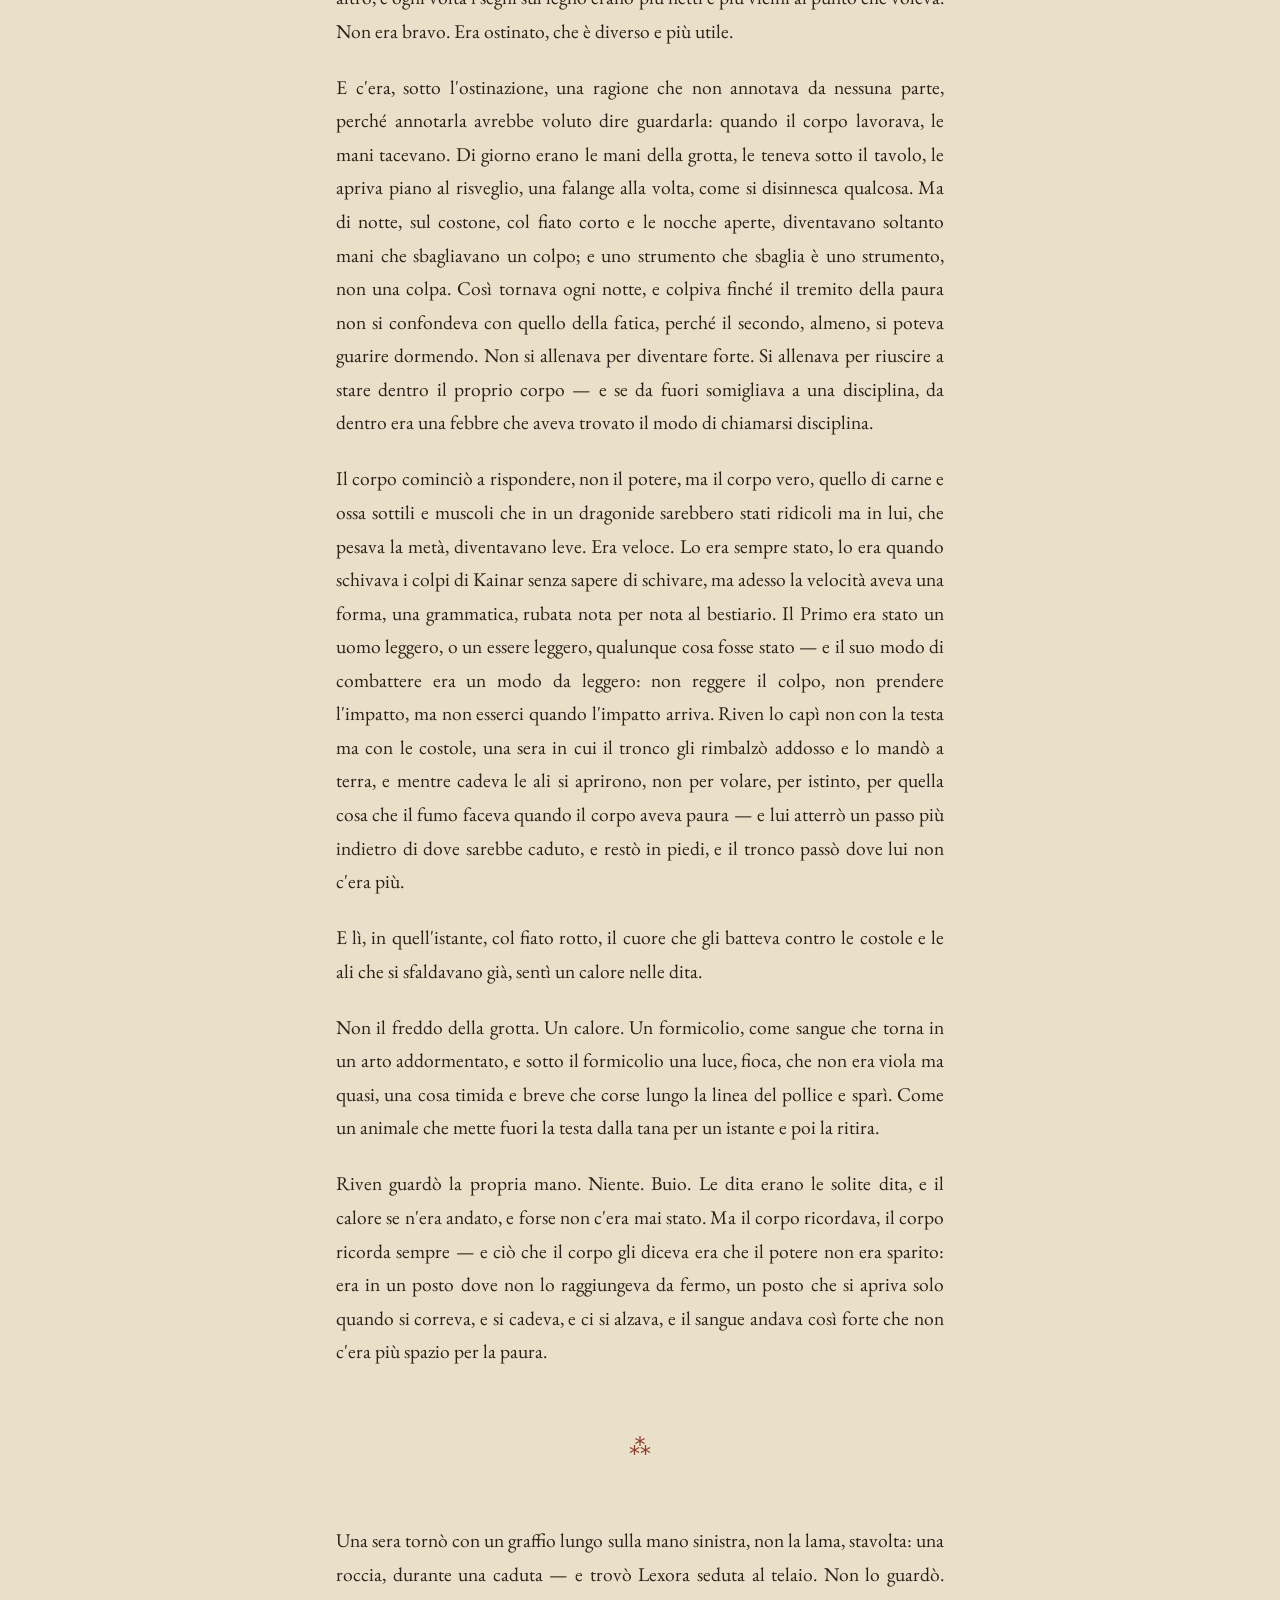
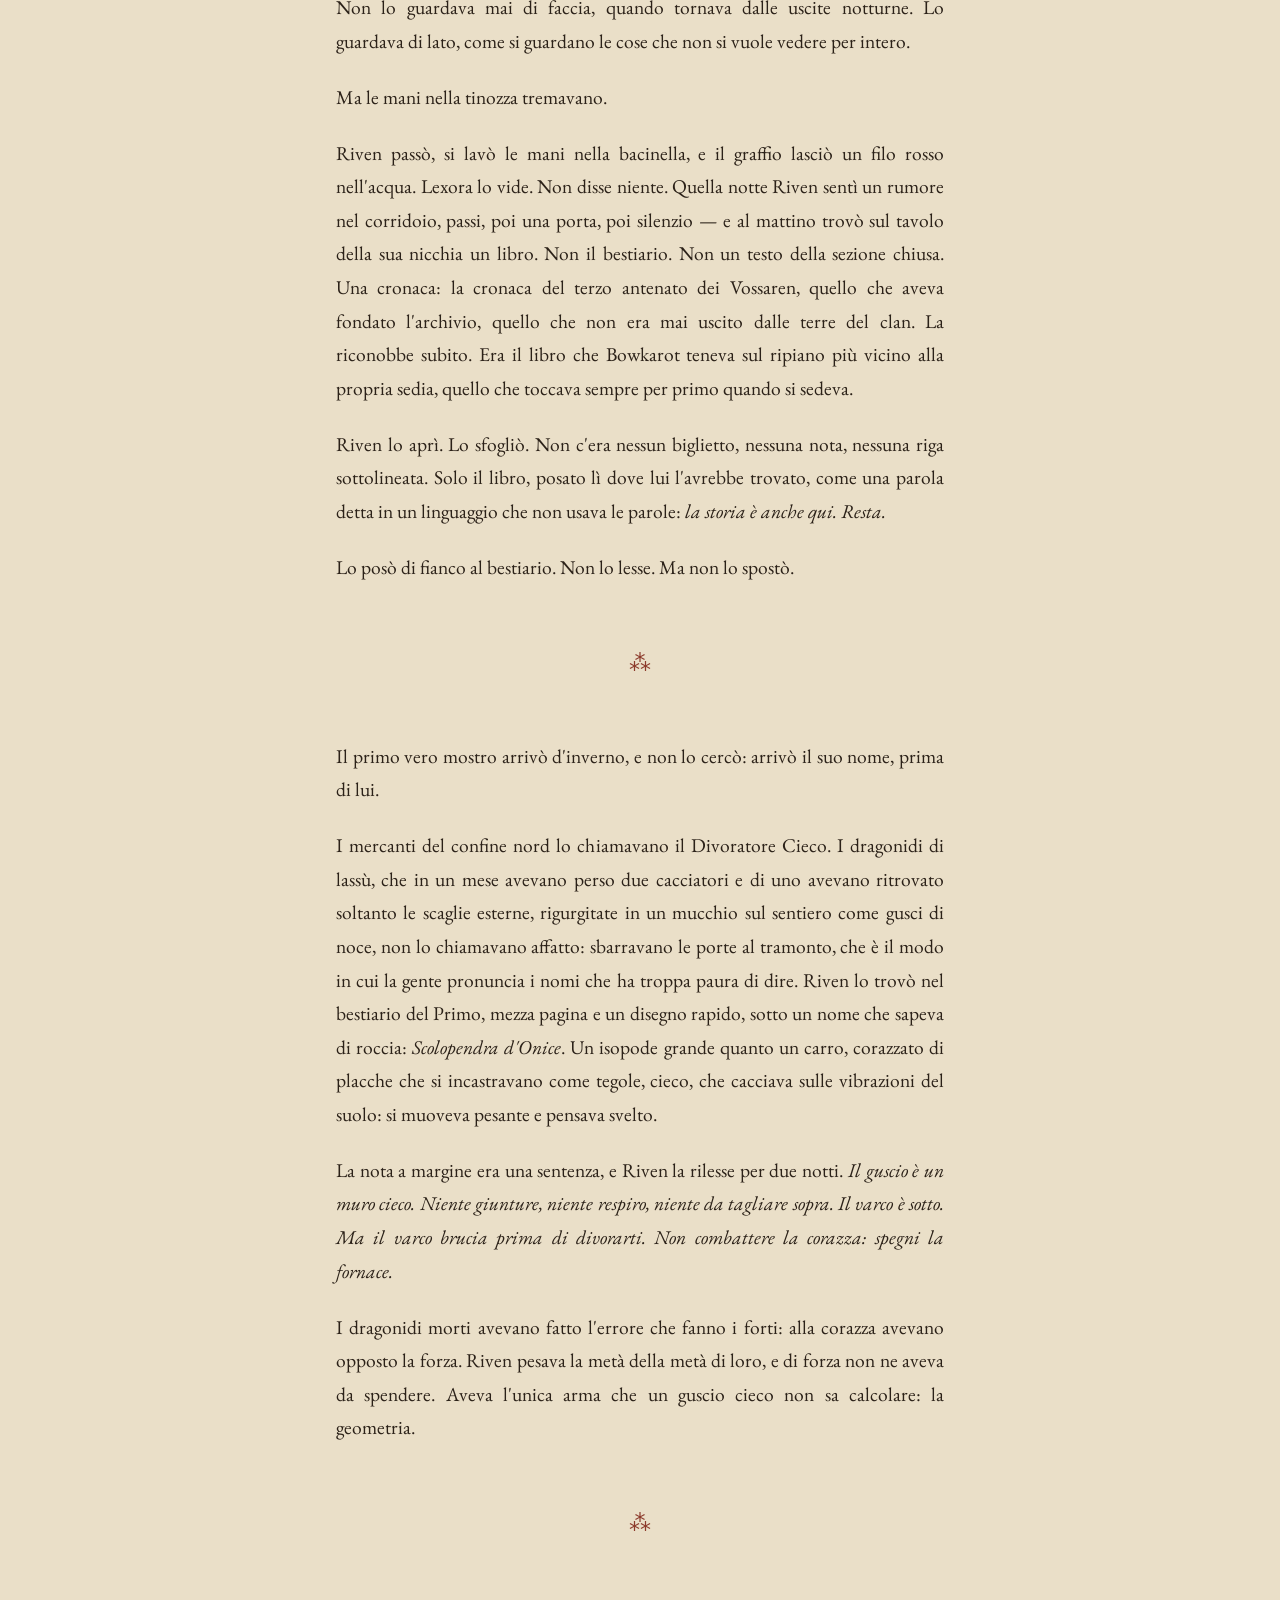
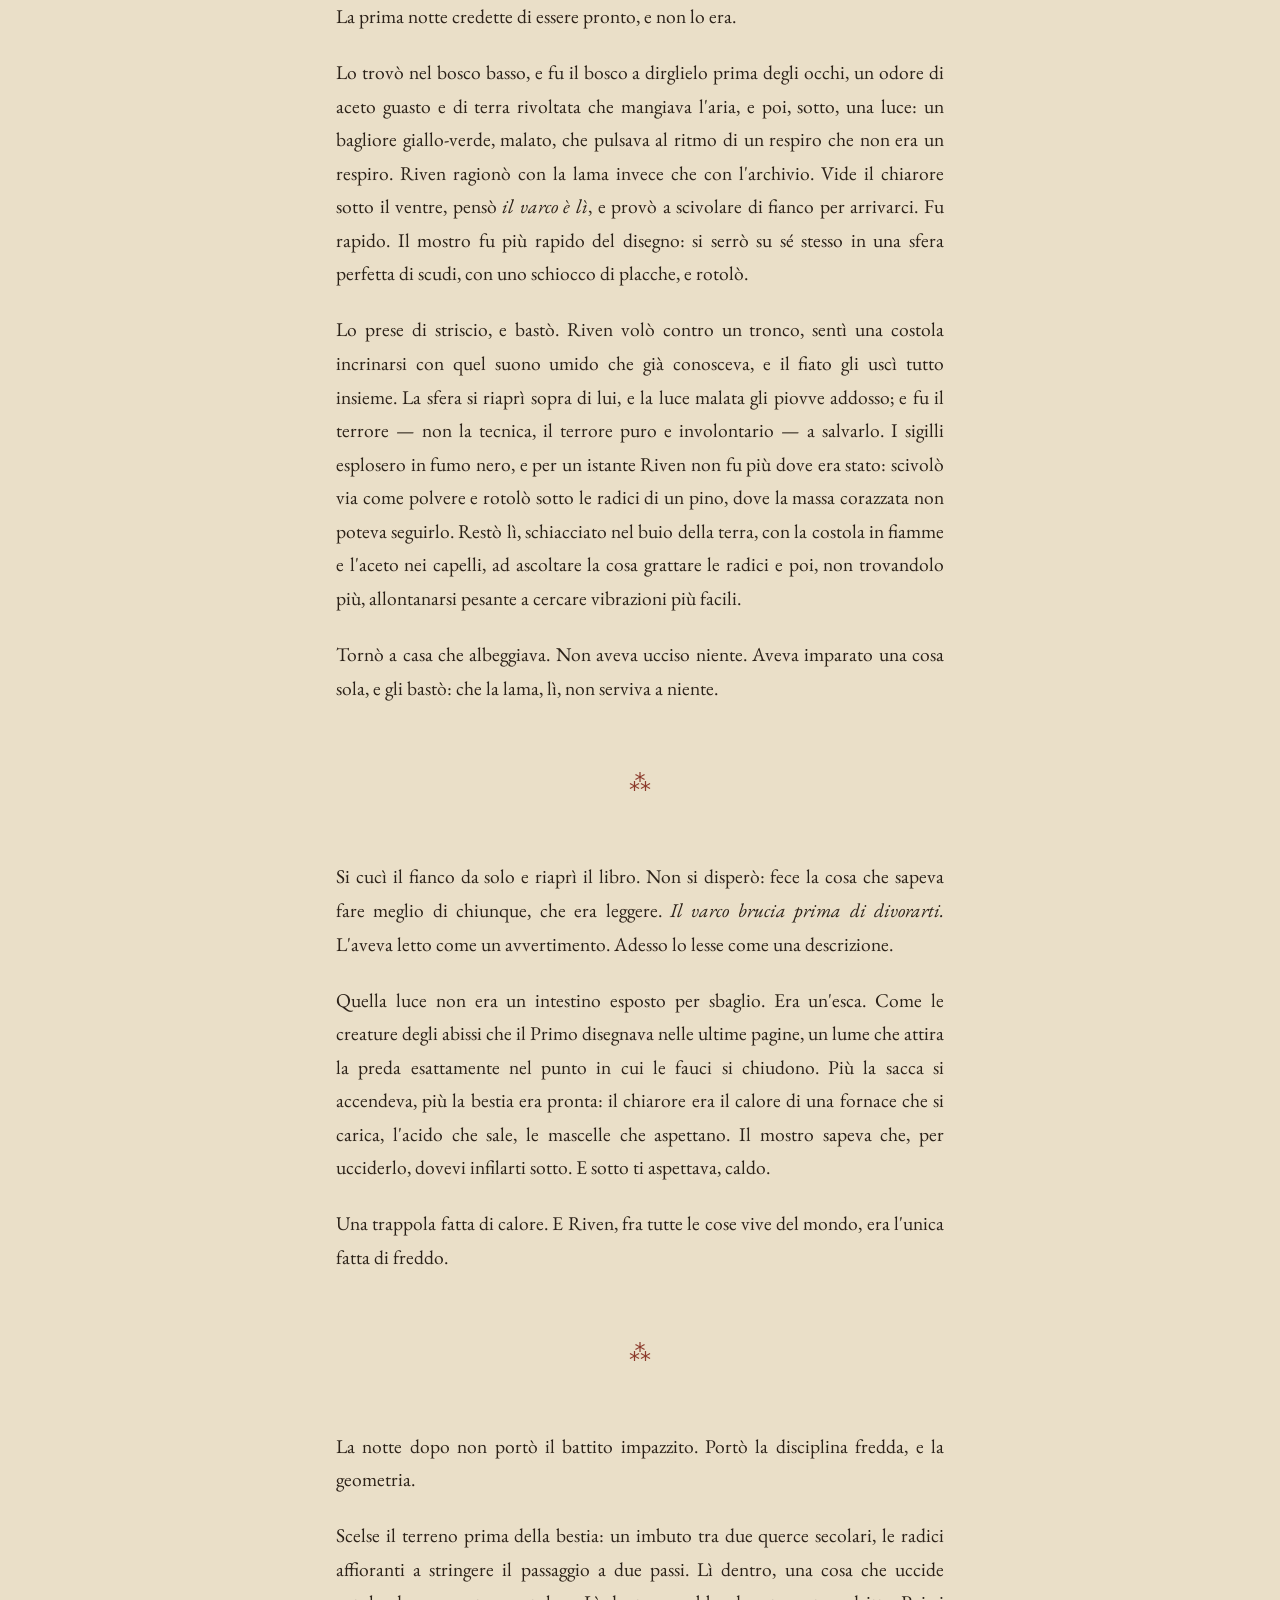
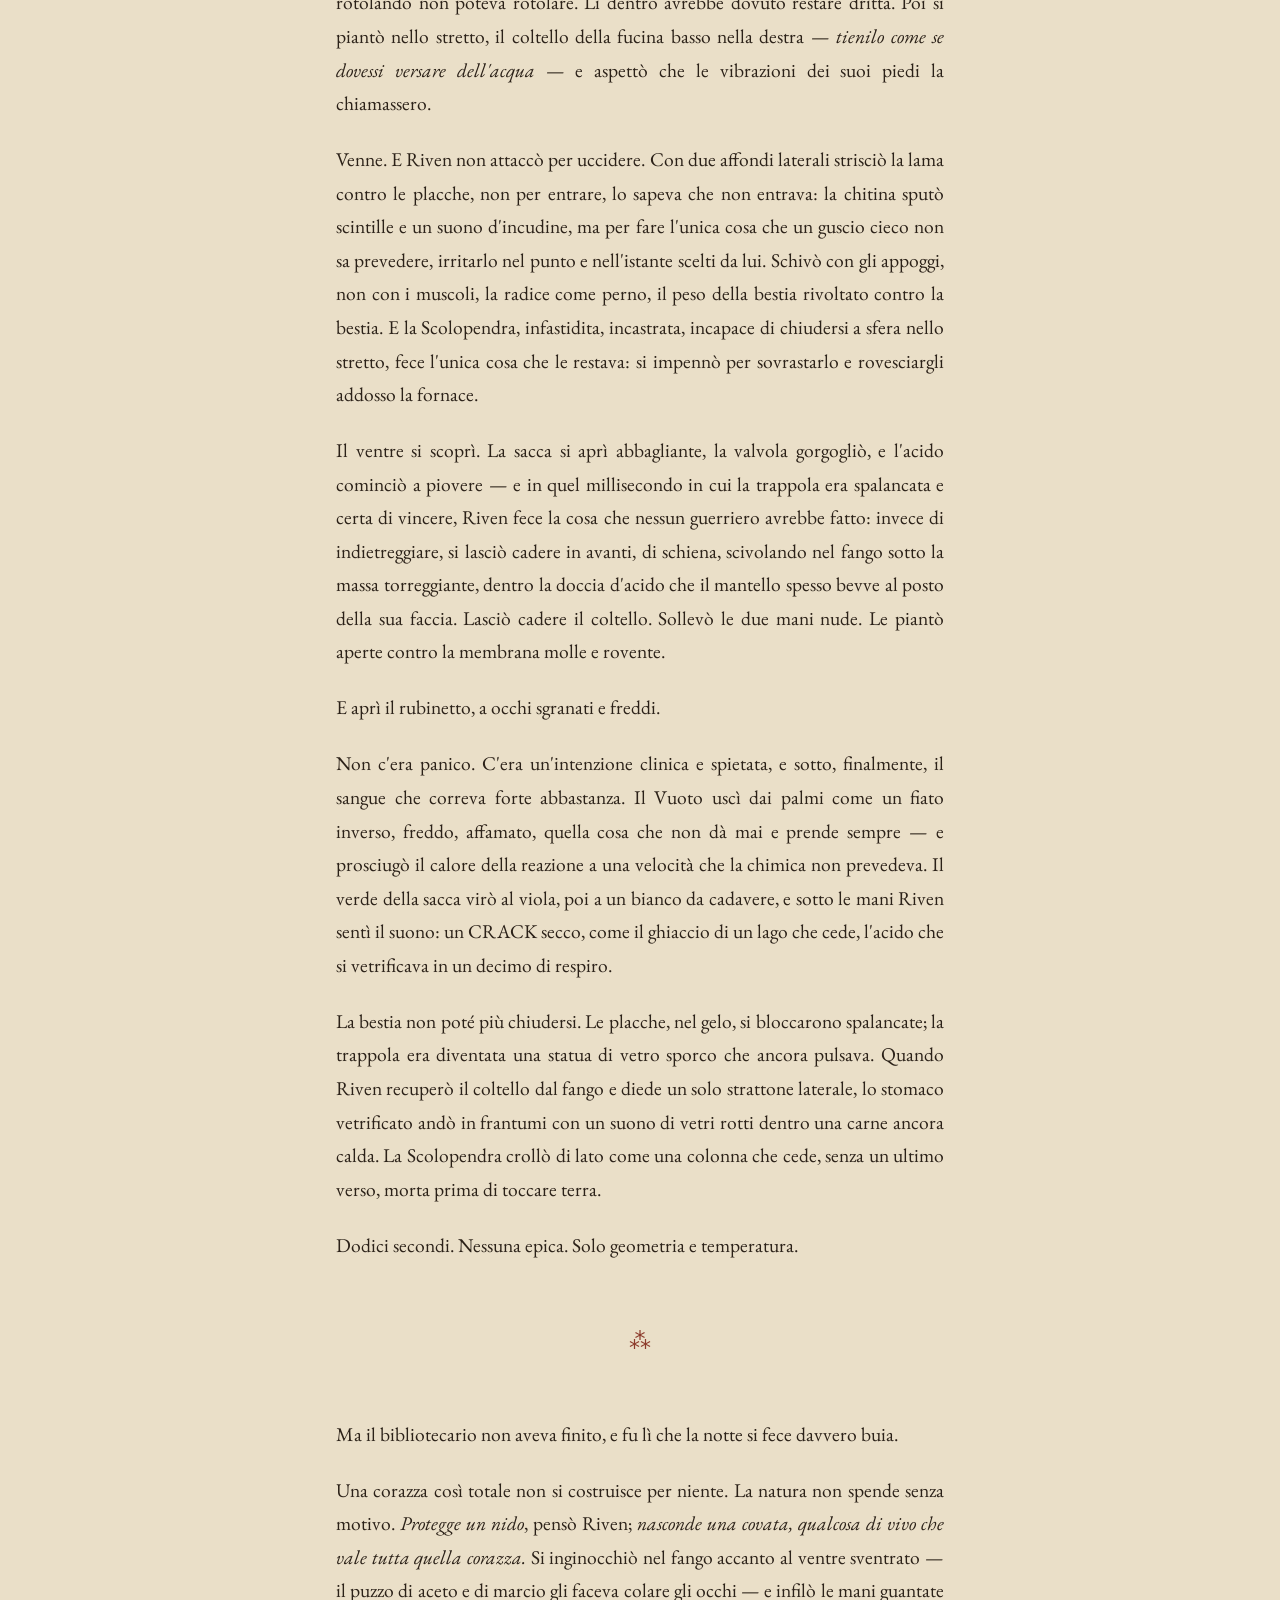
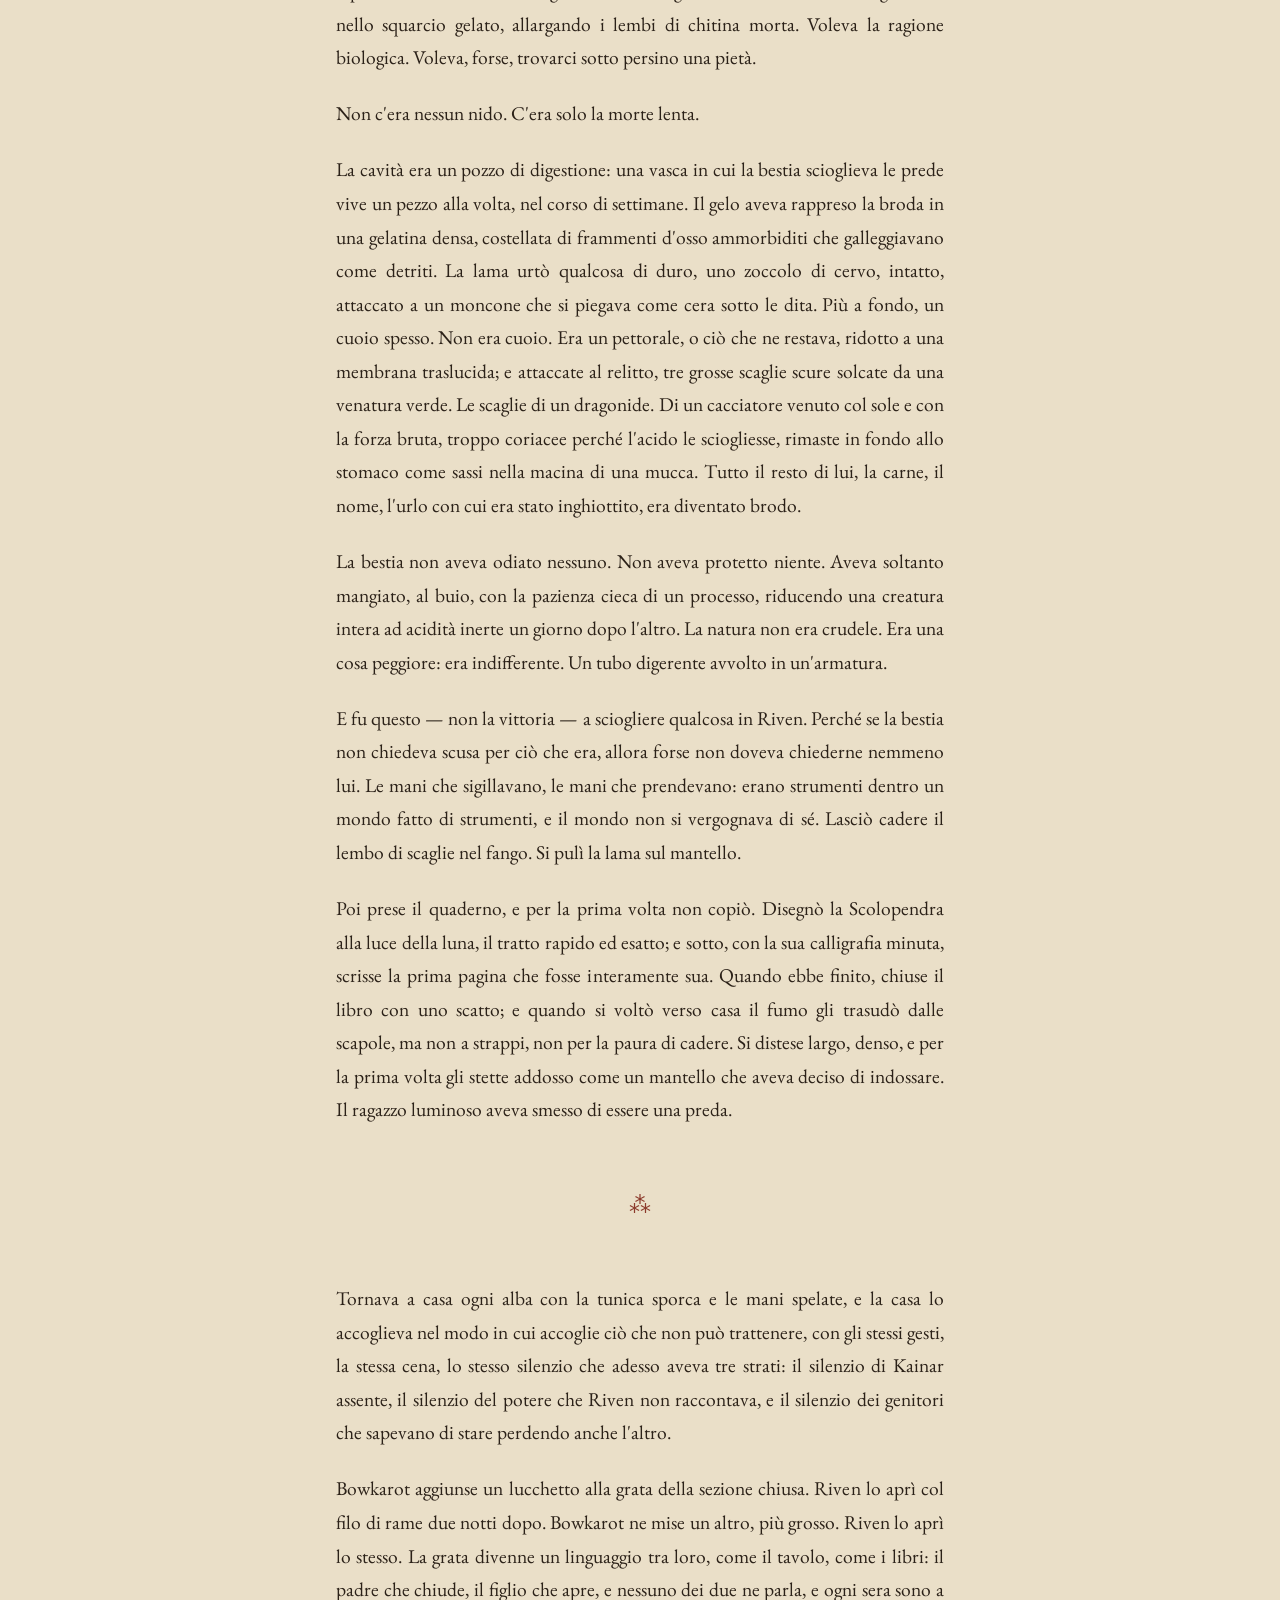
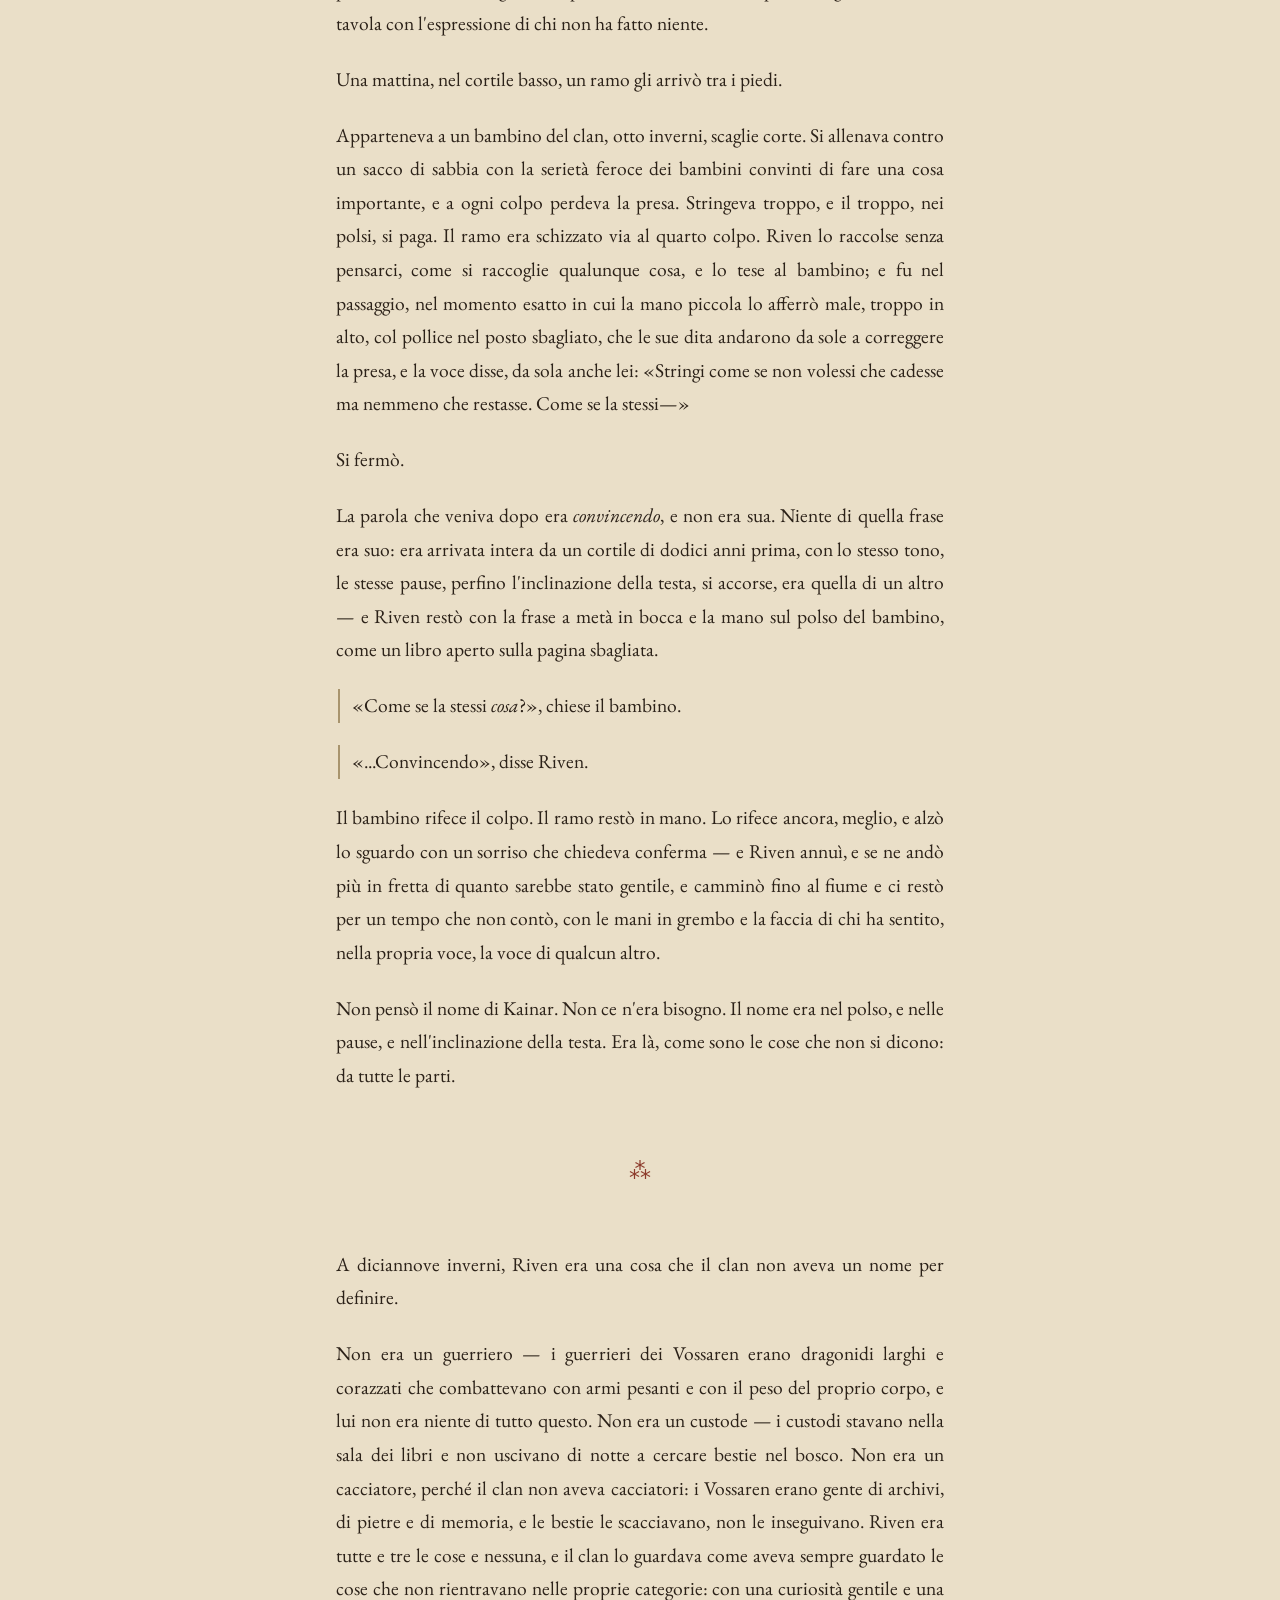
<file: capitoli/capitolo-08.html>
<!doctype html>
<html lang="it" data-tema="normale">
<head>
<meta charset="utf-8">
<meta name="viewport" content="width=device-width, initial-scale=1">
<title>VIII · L&#x27;Allievo Senza Maestro — RIVEN</title>
<meta name="description" content="Non si uccide da fermo. Si uccide correndo.">
<meta property="og:title" content="VIII · L&#x27;Allievo Senza Maestro — RIVEN">
<meta property="og:description" content="Non si uccide da fermo. Si uccide correndo.">
<link rel="preconnect" href="https://fonts.googleapis.com"><link rel="preconnect" href="https://fonts.gstatic.com" crossorigin><link href="https://fonts.googleapis.com/css2?family=Cinzel:wght@700;900&family=EB+Garamond:ital,wght@0,400;0,600;1,400;1,600&family=IM+Fell+English:ital@0;1&family=Caveat:wght@400;600;700&display=swap" rel="stylesheet">
<link rel="stylesheet" href="../css/stile.css?v=1781432288">
<script>try{var f=localStorage.getItem('riven-forma');if(!f)f=matchMedia('(prefers-color-scheme: dark)').matches?'celestiale':'normale';document.documentElement.setAttribute('data-tema',f);}catch(e){}</script>
</head>
<body class="capitolo" data-cap="VIII" data-titolo="L&#x27;Allievo Senza Maestro" data-file="capitolo-08.html"
      data-prev="capitolo-07.html" data-next="capitolo-09.html">
<div class="fiume" aria-hidden="true"><i></i></div>
<header class="barra">
  <a class="marchio" href="../index.html">RIVEN</a>
  <nav>
    <a href="../indice.html">Indice</a>
    <button class="forma" type="button"><svg class="occhio" viewBox="0 0 24 16" fill="none" aria-hidden="true">
  <path d="M2 8 Q12 1 22 8 Q12 15 2 8 Z" stroke="currentColor" stroke-width="1.4"/>
  <ellipse cx="12" cy="8" rx="1.4" ry="3.6" fill="currentColor"/>
</svg><span class="etichetta">forma celestiale</span></button>
  </nav>
</header>

<main class="pagina">
  <header class="testata">
    <div class="filigrana" aria-hidden="true">VIII</div>
    <p class="occhiello">Capitolo VIII</p>
    <h1 class="titolo">L&#x27;Allievo Senza Maestro</h1>
    <p class="epigrafe">«Non si uccide da fermo. Si uccide correndo.»</p>
  </header>
  <figure class="tavola" data-base="../img/8">
    <div class="cornice">
      <div class="segnaposto">
        <span class="numerale">VIII</span>
      </div>
    </div>
    <figcaption>Tavola 8</figcaption>
  </figure>
  <article class="testo">
<p class="incipit"><span class="capolettera">L</span>e mani cominciarono a tradirlo prima di tutto il resto.</p>
<p>Non subito. Nei primi giorni dopo la scomparsa di Kainar, Riven si era convinto che il problema fosse il sonno, o la sua mancanza: dormiva poco e male, e quando dormiva sognava la grotta, non la grotta intera, solo i palmi, i suoi, premuti su qualcosa di caldo e vivo che si chiudeva troppo in fretta — e si svegliava con le dita rigide, contratte verso l'interno, come se nel sonno avessero cercato di afferrare una cosa che nel sonno non c'era. Al mattino le apriva piano, una alla volta, e ogni volta gli serviva un istante di troppo per fidarsi che fossero sue.</p>
<p>Fu la penna a dirgli che non era stanchezza. Copiava, stava ancora copiando il bestiario, perché copiare era l'unica cosa che sapesse fare senza pensare — e a metà di una riga la mano si fermò. Non un crampo: un rifiuto. Le dita si serrarono sull'asta con una forza che non aveva chiesto, e l'inchiostro colò giù dal pennino in una macchia grassa che mangiò la parola che stava scrivendo. Riven guardò la macchia. Guardò la mano. Aprì le dita. La penna cadde sul tavolo, e per un tempo breve e insopportabile restò a fissarla come si fissa un utensile che si è scoperto essere un animale.</p>
<p>Da quella sera toccò tutto come se le cose potessero rompersi al contatto. I libri li sfogliava con due dita, dal bordo. Le porte le apriva col gomito. A tavola teneva le mani sotto il tavolo, e Lexora, che vedeva tutto senza guardare, non disse niente, ma una sera posò la scodella direttamente nella sua nicchia, perché non dovesse portarla.</p>
<div class="separatore" aria-hidden="true">⁂</div>
<p>La prima volta che provò a richiamare il potere fu di notte, due mesi dopo, sulla riva del fiume.</p>
<p>Aveva trovato una gazza morta all'imbocco del sentiero, morta da poco, ancora calda, con un'ala piegata nel punto sbagliato. La prese. La portò giù al fiume dove nessuno poteva vedere. La posò sulla pietra piatta dove Lexora stendeva i fogli ad asciugare, e ci mise le mani sopra, e aspettò.</p>
<p>Niente.</p>
<p>Le tenne più forte. Cercò il freddo, quel freddo specifico, affamato, che nella grotta gli era passato attraverso le braccia come acqua in un condotto. Lo cercò nei polsi, nelle spalle, nella base del collo dove i sigilli cominciavano il loro tracciato. Niente. Le linee viola restavano sotto la pelle, mute, come scritte in un alfabeto che aveva dimenticato di leggere. La gazza era morta. Restò morta. E lui era un ragazzo inginocchiato su una pietra con le mani su un uccello freddo, nel buio, e il fiume passava accanto senza opinioni.</p>
<p>Provò ancora. Altre notti, altre cose, un topo con la zampa spezzata che trovò nella dispensa, una pianta di erica secca sul costone dove una volta si allenava con Kainar. Le mani ogni volta obbedienti, ogni volta inutili. I sigilli ogni volta muti. Una notte ci provò così a lungo che le braccia gli tremarono, e quando le ritirò scoprì che le dita erano gelide e blu, non del freddo del potere ma del freddo ordinario della pietra. Si sedette. Guardò le proprie mani alla luce della luna e le trovò esattamente ciò che erano: mani. Mani e basta. Come se ciò che era successo nella grotta fosse stato un incidente, e gli incidenti non si replicano a comando.</p>
<p>Non lo disse a nessuno. Non c'era nessuno a cui dirlo, Kainar era la persona a cui avrebbe raccontato una cosa così, e Kainar era il motivo per cui non poteva raccontarla. I genitori l'avrebbero guardato con quella faccia, quella specifica faccia che facevano quando lui diceva qualcosa che apparteneva alla parte di sé che non capivano e non potevano proteggere.</p>
<p>Così tenne per sé il silenzio delle proprie mani, e il silenzio si aggiunse agli altri silenzi della casa, e la casa ne era ormai piena come un archivio.</p>
<div class="separatore" aria-hidden="true">⁂</div>
<p>Il bestiario gli restituì la direzione in un giorno qualunque, senza cerimonia.</p>
<p>Stava ricopiando una pagina, una delle ultime prima dello strappo, il disegno di una creatura lunga e bassa che il Primo chiamava solcapietre — e nell'angolo inferiore, dove la mano del Primo scriveva le annotazioni tattiche con un tratto più piccolo e più rapido, lesse una riga che aveva già letto cento volte ma non aveva mai letto davvero:</p>
<p class="altramano">Non si uccide da fermo. Non si uccide pensando. Si uccide correndo, e il corpo fa ciò che la testa non sa di sapere.</p>
<p>Riven posò la penna. Rilesse. La riga parlava della solcapietre, del modo in cui il Primo l'aveva affrontata, del fatto che il colpo buono era arrivato di corsa, d'istinto, non dalla posizione di guardia che aveva preparato. Ma diceva anche un'altra cosa, una cosa che non c'entrava con il mostro, e che Riven sentì nel petto prima che nella testa: <em>il corpo fa ciò che la testa non sa di sapere</em>.</p>
<p>Nella grotta il potere era venuto da solo. Le mani erano andate da sole. Il freddo era passato da solo. Lui non aveva deciso niente, il corpo aveva deciso, e il corpo stava agendo, e la testa era arrivata dopo a guardare.</p>
<p>Non si uccide da fermo.</p>
<p>Forse non si guarisce da fermo. Forse non si accende da fermo. Forse il rubinetto non si apre con la volontà di un ragazzo inginocchiato su una pietra che prega le proprie mani di fare qualcosa, si apre con il sangue che corre, con il fiato che manca, con il corpo che si muove e smette di chiedere il permesso alla testa.</p>
<p>Chiuse il bestiario. Uscì.</p>
<div class="separatore" aria-hidden="true">⁂</div>
<p>Riven si allenò come il Primo si era allenato: da solo, di notte, con ciò che aveva.</p>
<p>Il costone sopra il fiume, quello dove Kainar lo buttava giù da bambino, quello dove aveva imparato a cadere e poi a non cadere, divenne il suo cortile. Portò su una lama vecchia dalla fucina, un coltello a un filo con l'impugnatura avvolta nel cuoio, troppo corto per un dragonide e quasi giusto per lui. Non aveva un maestro. Aveva le pagine.</p>
<p>Il bestiario era pieno di note che non erano lezioni ma tracce: il modo in cui il Primo descriveva un colpo era il modo in cui un uomo ricorda un gesto fatto mille volte, abbreviato, dato per scontato, pieno di lacune che solo chi lo ripete può riempire. <em>Colpo rasente, dal basso, col peso sulla gamba avanzata. Se la bestia arretra, seguirla col passo e non col braccio.</em> Riven leggeva la nota al lume della candela, poi usciva nel buio e provava. Colpiva il tronco secco che aveva piantato nella terra. La lama gli sfuggiva spesso dalla presa: le sue mani, abituate solo all'asta sottile della penna, non trovavano la tensione giusta sull'impugnatura di cuoio. Ogni colpo sbagliato gli faceva vibrare il polso fino alla spalla, come se l'osso protestasse contro un movimento che non gli apparteneva. Quando sbagliava il passo, il tronco gli rimbalzava contro il fianco e il dolore gli saliva lungo le costole, secco e immediato. Le nocche gli si spellavano contro il legno ruvido; il sangue, quando veniva, era lento e scuro, e lui lo puliva sul mantello senza smettere di colpire. Stava lì, al freddo, con il respiro corto e le mani che tremavano leggermente, a ricordare Kainar che diceva <em>stringi come se non volessi che cadesse ma nemmeno che restasse</em>.</p>
<p>La prima settimana fu pietosa. La seconda fu peggio, perché sapeva già cosa stava sbagliando e non riusciva a smettere. La terza fu quella in cui qualcuno lo vide.</p>
<p>Torkas, un vecchio del clan, uno di quelli che stavano sul portico a fumare la pipa lunga e a commentare il mondo con l'autorità di chi lo guarda da sessant'anni senza averci mai partecipato, lo vide tornare all'alba con la tunica strappata sul fianco e un taglio sulla coscia che si era fatto da solo.</p>
<p class="dialogo">«È la lama o sei tu?» disse, senza togliersi la pipa di bocca.</p>
<p>Riven si fermò. «Cosa?»</p>
<p class="dialogo">«Che si è tagliata la coscia. È la lama che non va, o sei tu che la tieni come si tiene un mestolo?»</p>
<p>Riven non rispose. Passò oltre. Ma il vecchio, che non aveva fretta — i vecchi non hanno fretta, è il loro unico vantaggio — aggiunse, a volume invariato: «Il polso. Tienilo come se dovessi versare dell'acqua. Non come se la volessi tenere.»</p>
<p>Riven si fermò di nuovo. Si voltò. Torkas fumava e guardava il cielo.</p>
<p class="dialogo">«Come fai a saperlo.»</p>
<p class="dialogo">«So come si tiene un coltello. Non so volare.» Soffiò il fumo. «Smetti di nasconderle. Quelle ali di fumo, le ho viste aprirsi mentre cadevi nel bosco, l'altra notte. Fanno rumore, lo sai?»</p>
<p>Riven si irrigidì. Torkas lo guardava dal basso della sua sedia come si guarda una cosa che non si ha intenzione di giudicare.</p>
<p class="dialogo">«Non le controllo», disse Riven.</p>
<p class="dialogo">«Come tutto», disse Torkas, e riprese a fumare.</p>
<div class="separatore" aria-hidden="true">⁂</div>
<p>I mesi presero la forma di una ripetizione che si affinava.</p>
<p>Riven saliva al costone ogni notte. Leggeva la nota. Usciva. Provava. Sbagliava meno. Tornava a leggere. Trovava un'altra nota, più avanti nel bestiario, che correggeva la prima o la completava: <em>L'affondo non parte dal braccio. Parte dal piede. Chi tira col braccio arriva prima e arriva morto.</em> Usciva. Provava. Cadeva. Il tronco secco si consumava sotto i colpi, e lui ne piantava un altro, e poi un altro, e ogni volta i segni sul legno erano più netti e più vicini al punto che voleva. Non era bravo. Era ostinato, che è diverso e più utile.</p>
<p>E c'era, sotto l'ostinazione, una ragione che non annotava da nessuna parte, perché annotarla avrebbe voluto dire guardarla: quando il corpo lavorava, le mani tacevano. Di giorno erano le mani della grotta, le teneva sotto il tavolo, le apriva piano al risveglio, una falange alla volta, come si disinnesca qualcosa. Ma di notte, sul costone, col fiato corto e le nocche aperte, diventavano soltanto mani che sbagliavano un colpo; e uno strumento che sbaglia è uno strumento, non una colpa. Così tornava ogni notte, e colpiva finché il tremito della paura non si confondeva con quello della fatica, perché il secondo, almeno, si poteva guarire dormendo. Non si allenava per diventare forte. Si allenava per riuscire a stare dentro il proprio corpo — e se da fuori somigliava a una disciplina, da dentro era una febbre che aveva trovato il modo di chiamarsi disciplina.</p>
<p>Il corpo cominciò a rispondere, non il potere, ma il corpo vero, quello di carne e ossa sottili e muscoli che in un dragonide sarebbero stati ridicoli ma in lui, che pesava la metà, diventavano leve. Era veloce. Lo era sempre stato, lo era quando schivava i colpi di Kainar senza sapere di schivare, ma adesso la velocità aveva una forma, una grammatica, rubata nota per nota al bestiario. Il Primo era stato un uomo leggero, o un essere leggero, qualunque cosa fosse stato — e il suo modo di combattere era un modo da leggero: non reggere il colpo, non prendere l'impatto, ma non esserci quando l'impatto arriva. Riven lo capì non con la testa ma con le costole, una sera in cui il tronco gli rimbalzò addosso e lo mandò a terra, e mentre cadeva le ali si aprirono, non per volare, per istinto, per quella cosa che il fumo faceva quando il corpo aveva paura — e lui atterrò un passo più indietro di dove sarebbe caduto, e restò in piedi, e il tronco passò dove lui non c'era più.</p>
<p>E lì, in quell'istante, col fiato rotto, il cuore che gli batteva contro le costole e le ali che si sfaldavano già, sentì un calore nelle dita.</p>
<p>Non il freddo della grotta. Un calore. Un formicolio, come sangue che torna in un arto addormentato, e sotto il formicolio una luce, fioca, che non era viola ma quasi, una cosa timida e breve che corse lungo la linea del pollice e sparì. Come un animale che mette fuori la testa dalla tana per un istante e poi la ritira.</p>
<p>Riven guardò la propria mano. Niente. Buio. Le dita erano le solite dita, e il calore se n'era andato, e forse non c'era mai stato. Ma il corpo ricordava, il corpo ricorda sempre — e ciò che il corpo gli diceva era che il potere non era sparito: era in un posto dove non lo raggiungeva da fermo, un posto che si apriva solo quando si correva, e si cadeva, e ci si alzava, e il sangue andava così forte che non c'era più spazio per la paura.</p>
<div class="separatore" aria-hidden="true">⁂</div>
<p>Una sera tornò con un graffio lungo sulla mano sinistra, non la lama, stavolta: una roccia, durante una caduta — e trovò Lexora seduta al telaio. Non lo guardò. Non lo guardava mai di faccia, quando tornava dalle uscite notturne. Lo guardava di lato, come si guardano le cose che non si vuole vedere per intero.</p>
<p>Ma le mani nella tinozza tremavano.</p>
<p>Riven passò, si lavò le mani nella bacinella, e il graffio lasciò un filo rosso nell'acqua. Lexora lo vide. Non disse niente. Quella notte Riven sentì un rumore nel corridoio, passi, poi una porta, poi silenzio — e al mattino trovò sul tavolo della sua nicchia un libro. Non il bestiario. Non un testo della sezione chiusa. Una cronaca: la cronaca del terzo antenato dei Vossaren, quello che aveva fondato l'archivio, quello che non era mai uscito dalle terre del clan. La riconobbe subito. Era il libro che Bowkarot teneva sul ripiano più vicino alla propria sedia, quello che toccava sempre per primo quando si sedeva.</p>
<p>Riven lo aprì. Lo sfogliò. Non c'era nessun biglietto, nessuna nota, nessuna riga sottolineata. Solo il libro, posato lì dove lui l'avrebbe trovato, come una parola detta in un linguaggio che non usava le parole: <em>la storia è anche qui. Resta.</em></p>
<p>Lo posò di fianco al bestiario. Non lo lesse. Ma non lo spostò.</p>
<div class="separatore" aria-hidden="true">⁂</div>
<p>Il primo vero mostro arrivò d'inverno, e non lo cercò: arrivò il suo nome, prima di lui.</p>
<p>I mercanti del confine nord lo chiamavano il Divoratore Cieco. I dragonidi di lassù, che in un mese avevano perso due cacciatori e di uno avevano ritrovato soltanto le scaglie esterne, rigurgitate in un mucchio sul sentiero come gusci di noce, non lo chiamavano affatto: sbarravano le porte al tramonto, che è il modo in cui la gente pronuncia i nomi che ha troppa paura di dire. Riven lo trovò nel bestiario del Primo, mezza pagina e un disegno rapido, sotto un nome che sapeva di roccia: <em>Scolopendra d'Onice</em>. Un isopode grande quanto un carro, corazzato di placche che si incastravano come tegole, cieco, che cacciava sulle vibrazioni del suolo: si muoveva pesante e pensava svelto.</p>
<p>La nota a margine era una sentenza, e Riven la rilesse per due notti. <em>Il guscio è un muro cieco. Niente giunture, niente respiro, niente da tagliare sopra. Il varco è sotto. Ma il varco brucia prima di divorarti. Non combattere la corazza: spegni la fornace.</em></p>
<p>I dragonidi morti avevano fatto l'errore che fanno i forti: alla corazza avevano opposto la forza. Riven pesava la metà della metà di loro, e di forza non ne aveva da spendere. Aveva l'unica arma che un guscio cieco non sa calcolare: la geometria.</p>
<div class="separatore" aria-hidden="true">⁂</div>
<p>La prima notte credette di essere pronto, e non lo era.</p>
<p>Lo trovò nel bosco basso, e fu il bosco a dirglielo prima degli occhi, un odore di aceto guasto e di terra rivoltata che mangiava l'aria, e poi, sotto, una luce: un bagliore giallo-verde, malato, che pulsava al ritmo di un respiro che non era un respiro. Riven ragionò con la lama invece che con l'archivio. Vide il chiarore sotto il ventre, pensò <em>il varco è lì</em>, e provò a scivolare di fianco per arrivarci. Fu rapido. Il mostro fu più rapido del disegno: si serrò su sé stesso in una sfera perfetta di scudi, con uno schiocco di placche, e rotolò.</p>
<p>Lo prese di striscio, e bastò. Riven volò contro un tronco, sentì una costola incrinarsi con quel suono umido che già conosceva, e il fiato gli uscì tutto insieme. La sfera si riaprì sopra di lui, e la luce malata gli piovve addosso; e fu il terrore — non la tecnica, il terrore puro e involontario — a salvarlo. I sigilli esplosero in fumo nero, e per un istante Riven non fu più dove era stato: scivolò via come polvere e rotolò sotto le radici di un pino, dove la massa corazzata non poteva seguirlo. Restò lì, schiacciato nel buio della terra, con la costola in fiamme e l'aceto nei capelli, ad ascoltare la cosa grattare le radici e poi, non trovandolo più, allontanarsi pesante a cercare vibrazioni più facili.</p>
<p>Tornò a casa che albeggiava. Non aveva ucciso niente. Aveva imparato una cosa sola, e gli bastò: che la lama, lì, non serviva a niente.</p>
<div class="separatore" aria-hidden="true">⁂</div>
<p>Si cucì il fianco da solo e riaprì il libro. Non si disperò: fece la cosa che sapeva fare meglio di chiunque, che era leggere. <em>Il varco brucia prima di divorarti.</em> L'aveva letto come un avvertimento. Adesso lo lesse come una descrizione.</p>
<p>Quella luce non era un intestino esposto per sbaglio. Era un'esca. Come le creature degli abissi che il Primo disegnava nelle ultime pagine, un lume che attira la preda esattamente nel punto in cui le fauci si chiudono. Più la sacca si accendeva, più la bestia era pronta: il chiarore era il calore di una fornace che si carica, l'acido che sale, le mascelle che aspettano. Il mostro sapeva che, per ucciderlo, dovevi infilarti sotto. E sotto ti aspettava, caldo.</p>
<p>Una trappola fatta di calore. E Riven, fra tutte le cose vive del mondo, era l'unica fatta di freddo.</p>
<div class="separatore" aria-hidden="true">⁂</div>
<p>La notte dopo non portò il battito impazzito. Portò la disciplina fredda, e la geometria.</p>
<p>Scelse il terreno prima della bestia: un imbuto tra due querce secolari, le radici affioranti a stringere il passaggio a due passi. Lì dentro, una cosa che uccide rotolando non poteva rotolare. Lì dentro avrebbe dovuto restare dritta. Poi si piantò nello stretto, il coltello della fucina basso nella destra — <em>tienilo come se dovessi versare dell'acqua</em> — e aspettò che le vibrazioni dei suoi piedi la chiamassero.</p>
<p>Venne. E Riven non attaccò per uccidere. Con due affondi laterali strisciò la lama contro le placche, non per entrare, lo sapeva che non entrava: la chitina sputò scintille e un suono d'incudine, ma per fare l'unica cosa che un guscio cieco non sa prevedere, irritarlo nel punto e nell'istante scelti da lui. Schivò con gli appoggi, non con i muscoli, la radice come perno, il peso della bestia rivoltato contro la bestia. E la Scolopendra, infastidita, incastrata, incapace di chiudersi a sfera nello stretto, fece l'unica cosa che le restava: si impennò per sovrastarlo e rovesciargli addosso la fornace.</p>
<p>Il ventre si scoprì. La sacca si aprì abbagliante, la valvola gorgogliò, e l'acido cominciò a piovere — e in quel millisecondo in cui la trappola era spalancata e certa di vincere, Riven fece la cosa che nessun guerriero avrebbe fatto: invece di indietreggiare, si lasciò cadere in avanti, di schiena, scivolando nel fango sotto la massa torreggiante, dentro la doccia d'acido che il mantello spesso bevve al posto della sua faccia. Lasciò cadere il coltello. Sollevò le due mani nude. Le piantò aperte contro la membrana molle e rovente.</p>
<p>E aprì il rubinetto, a occhi sgranati e freddi.</p>
<p>Non c'era panico. C'era un'intenzione clinica e spietata, e sotto, finalmente, il sangue che correva forte abbastanza. Il Vuoto uscì dai palmi come un fiato inverso, freddo, affamato, quella cosa che non dà mai e prende sempre — e prosciugò il calore della reazione a una velocità che la chimica non prevedeva. Il verde della sacca virò al viola, poi a un bianco da cadavere, e sotto le mani Riven sentì il suono: un CRACK secco, come il ghiaccio di un lago che cede, l'acido che si vetrificava in un decimo di respiro.</p>
<p>La bestia non poté più chiudersi. Le placche, nel gelo, si bloccarono spalancate; la trappola era diventata una statua di vetro sporco che ancora pulsava. Quando Riven recuperò il coltello dal fango e diede un solo strattone laterale, lo stomaco vetrificato andò in frantumi con un suono di vetri rotti dentro una carne ancora calda. La Scolopendra crollò di lato come una colonna che cede, senza un ultimo verso, morta prima di toccare terra.</p>
<p>Dodici secondi. Nessuna epica. Solo geometria e temperatura.</p>
<div class="separatore" aria-hidden="true">⁂</div>
<p>Ma il bibliotecario non aveva finito, e fu lì che la notte si fece davvero buia.</p>
<p>Una corazza così totale non si costruisce per niente. La natura non spende senza motivo. <em>Protegge un nido</em>, pensò Riven; <em>nasconde una covata, qualcosa di vivo che vale tutta quella corazza.</em> Si inginocchiò nel fango accanto al ventre sventrato — il puzzo di aceto e di marcio gli faceva colare gli occhi — e infilò le mani guantate nello squarcio gelato, allargando i lembi di chitina morta. Voleva la ragione biologica. Voleva, forse, trovarci sotto persino una pietà.</p>
<p>Non c'era nessun nido. C'era solo la morte lenta.</p>
<p>La cavità era un pozzo di digestione: una vasca in cui la bestia scioglieva le prede vive un pezzo alla volta, nel corso di settimane. Il gelo aveva rappreso la broda in una gelatina densa, costellata di frammenti d'osso ammorbiditi che galleggiavano come detriti. La lama urtò qualcosa di duro, uno zoccolo di cervo, intatto, attaccato a un moncone che si piegava come cera sotto le dita. Più a fondo, un cuoio spesso. Non era cuoio. Era un pettorale, o ciò che ne restava, ridotto a una membrana traslucida; e attaccate al relitto, tre grosse scaglie scure solcate da una venatura verde. Le scaglie di un dragonide. Di un cacciatore venuto col sole e con la forza bruta, troppo coriacee perché l'acido le sciogliesse, rimaste in fondo allo stomaco come sassi nella macina di una mucca. Tutto il resto di lui, la carne, il nome, l'urlo con cui era stato inghiottito, era diventato brodo.</p>
<p>La bestia non aveva odiato nessuno. Non aveva protetto niente. Aveva soltanto mangiato, al buio, con la pazienza cieca di un processo, riducendo una creatura intera ad acidità inerte un giorno dopo l'altro. La natura non era crudele. Era una cosa peggiore: era indifferente. Un tubo digerente avvolto in un'armatura.</p>
<p>E fu questo — non la vittoria — a sciogliere qualcosa in Riven. Perché se la bestia non chiedeva scusa per ciò che era, allora forse non doveva chiederne nemmeno lui. Le mani che sigillavano, le mani che prendevano: erano strumenti dentro un mondo fatto di strumenti, e il mondo non si vergognava di sé. Lasciò cadere il lembo di scaglie nel fango. Si pulì la lama sul mantello.</p>
<p>Poi prese il quaderno, e per la prima volta non copiò. Disegnò la Scolopendra alla luce della luna, il tratto rapido ed esatto; e sotto, con la sua calligrafia minuta, scrisse la prima pagina che fosse interamente sua. Quando ebbe finito, chiuse il libro con uno scatto; e quando si voltò verso casa il fumo gli trasudò dalle scapole, ma non a strappi, non per la paura di cadere. Si distese largo, denso, e per la prima volta gli stette addosso come un mantello che aveva deciso di indossare. Il ragazzo luminoso aveva smesso di essere una preda.</p>
<div class="separatore" aria-hidden="true">⁂</div>
<p>Tornava a casa ogni alba con la tunica sporca e le mani spelate, e la casa lo accoglieva nel modo in cui accoglie ciò che non può trattenere, con gli stessi gesti, la stessa cena, lo stesso silenzio che adesso aveva tre strati: il silenzio di Kainar assente, il silenzio del potere che Riven non raccontava, e il silenzio dei genitori che sapevano di stare perdendo anche l'altro.</p>
<p>Bowkarot aggiunse un lucchetto alla grata della sezione chiusa. Riven lo aprì col filo di rame due notti dopo. Bowkarot ne mise un altro, più grosso. Riven lo aprì lo stesso. La grata divenne un linguaggio tra loro, come il tavolo, come i libri: il padre che chiude, il figlio che apre, e nessuno dei due ne parla, e ogni sera sono a tavola con l'espressione di chi non ha fatto niente.</p>
<p>Una mattina, nel cortile basso, un ramo gli arrivò tra i piedi.</p>
<p>Apparteneva a un bambino del clan, otto inverni, scaglie corte. Si allenava contro un sacco di sabbia con la serietà feroce dei bambini convinti di fare una cosa importante, e a ogni colpo perdeva la presa. Stringeva troppo, e il troppo, nei polsi, si paga. Il ramo era schizzato via al quarto colpo. Riven lo raccolse senza pensarci, come si raccoglie qualunque cosa, e lo tese al bambino; e fu nel passaggio, nel momento esatto in cui la mano piccola lo afferrò male, troppo in alto, col pollice nel posto sbagliato, che le sue dita andarono da sole a correggere la presa, e la voce disse, da sola anche lei: «Stringi come se non volessi che cadesse ma nemmeno che restasse. Come se la stessi—»</p>
<p>Si fermò.</p>
<p>La parola che veniva dopo era <em>convincendo</em>, e non era sua. Niente di quella frase era suo: era arrivata intera da un cortile di dodici anni prima, con lo stesso tono, le stesse pause, perfino l'inclinazione della testa, si accorse, era quella di un altro — e Riven restò con la frase a metà in bocca e la mano sul polso del bambino, come un libro aperto sulla pagina sbagliata.</p>
<p class="dialogo">«Come se la stessi <em>cosa</em>?», chiese il bambino.</p>
<p class="dialogo">«...Convincendo», disse Riven.</p>
<p>Il bambino rifece il colpo. Il ramo restò in mano. Lo rifece ancora, meglio, e alzò lo sguardo con un sorriso che chiedeva conferma — e Riven annuì, e se ne andò più in fretta di quanto sarebbe stato gentile, e camminò fino al fiume e ci restò per un tempo che non contò, con le mani in grembo e la faccia di chi ha sentito, nella propria voce, la voce di qualcun altro.</p>
<p>Non pensò il nome di Kainar. Non ce n'era bisogno. Il nome era nel polso, e nelle pause, e nell'inclinazione della testa. Era là, come sono le cose che non si dicono: da tutte le parti.</p>
<div class="separatore" aria-hidden="true">⁂</div>
<p>A diciannove inverni, Riven era una cosa che il clan non aveva un nome per definire.</p>
<p>Non era un guerriero — i guerrieri dei Vossaren erano dragonidi larghi e corazzati che combattevano con armi pesanti e con il peso del proprio corpo, e lui non era niente di tutto questo. Non era un custode — i custodi stavano nella sala dei libri e non uscivano di notte a cercare bestie nel bosco. Non era un cacciatore, perché il clan non aveva cacciatori: i Vossaren erano gente di archivi, di pietre e di memoria, e le bestie le scacciavano, non le inseguivano. Riven era tutte e tre le cose e nessuna, e il clan lo guardava come aveva sempre guardato le cose che non rientravano nelle proprie categorie: con una curiosità gentile e una distanza che non era disprezzo ma incapacità strutturale di catalogarlo.</p>
<p>Aveva riempito poche pagine del bestiario, e la prima vera era quella della Scolopendra. Le altre erano cose minori, un paio di bestie scese dalle montagne col gelo, uccise peggio e più lentamente, disegnate lo stesso al lume della candela con la stessa cura con cui il Primo disegnava i suoi mostri. I disegni erano peggiori dei suoi. Le note, no.</p>
<p>Le mani non lo tradivano più. Non le temeva più — o non allo stesso modo. Il potere restava una cosa del corpo in movimento, una corrente che si apriva solo quando il sangue aveva il sapore giusto, e che prendeva, sempre, da ciò che intorno era vivo. Riven non la dominava. La cavalcava, come si cavalca una corrente che va dove vuole lei, e che si può orientare se si sa dove mettere il peso. Ma la corrente restava fredda, e restava affamata, e ogni volta che si spegneva gli lasciava in bocca lo stesso sapore di cenere.</p>
<p>Non aveva mai detto il suo nome. Il potere non aveva un nome. Il Primo non gliene aveva dato uno. L'ultimo capitolo, quello strappato, quello mancante, forse sì. Forse quello era il posto dove il Primo aveva scritto ciò che la cosa era, e da dove veniva, e perché prendeva la vita per dare o per togliere.</p>
<p>Forse. Ma l'ultimo capitolo non c'era. E la domanda restava aperta come una ferita che non si sigilla, e Riven aveva smesso di cercare la risposta nei libri del clan, perché la risposta non era lì. Era fuori. Era nel mondo che il Primo aveva percorso e in cui lui non aveva mai messo piede.</p>
<p>La pagina bianca del quaderno restava bianca. Il numero del capitolo restava in cima. La scaglia di Kainar restava nella piega del foglio precedente, leggera, con la faccia interna in su.</p>
<p>E il fiume scorreva, fuori, nella stessa direzione di sempre.</p>
<aside class="bestiario"><span class="rubrichetta">Dal bestiario</span><p class="nota"><em>Non combattere la corazza: spegni la fornace. Ogni guscio è una confessione, la bestia copre di più ciò che teme di più. E sotto la corazza più perfetta, quasi sempre, non c'è un segreto: c'è solo fame.</em></p><p class="provenienza">— Prima pagina interamente di Riven, diciannove inverni. Sotto, in tratto più piccolo: <em>la luce non cura. Sigilla e prende.</em></p></aside>
  </article>
  <div class="finalino-wrap"><svg class="finalino" viewBox="0 0 220 46" fill="none" aria-hidden="true"><g class="vite"><path d="M16 23 C44 23 56 15 74 22 C80 25 84 25 90 23"/><path d="M204 23 C176 23 164 15 146 22 C140 25 136 25 130 23"/><circle class="pieno" cx="14" cy="23" r="1.7"/><circle class="pieno" cx="206" cy="23" r="1.7"/></g><g class="motivo"><path d="M110 26 C100 17 90 14 83 18 C92 18 99 22 104 29"/><path d="M110 26 C120 17 130 14 137 18 C128 18 121 22 116 29"/><path d="M110 13 L110 30"/></g></svg></div>
  <p class="explicit">⁂ explicit capitulum octavum ⁂</p>

  <nav class="passi">
    <a href="capitolo-07.html"><span class="verso">‹ capitolo vii</span><span class="dove">La Casa dopo il Silenzio</span></a>
    <a class="innanzi" href="capitolo-09.html"><span class="verso">capitolo ix ›</span><span class="dove">Lo Strappo</span></a>
  </nav>
</main>
<footer class="colophon">
  <span class="fregio">⁂</span>
  <p>RIVEN · un racconto in dodici capitoli</p>
  <p>Composto in EB Garamond, Cinzel &amp; IM Fell English.</p>
  <p>Due forme, come chi lo abita: <em>normale</em> e <em>celestiale</em>.</p>
</footer>
<script src="../js/lettura.js?v=1781432288"></script>
</body>
</html>
</file>
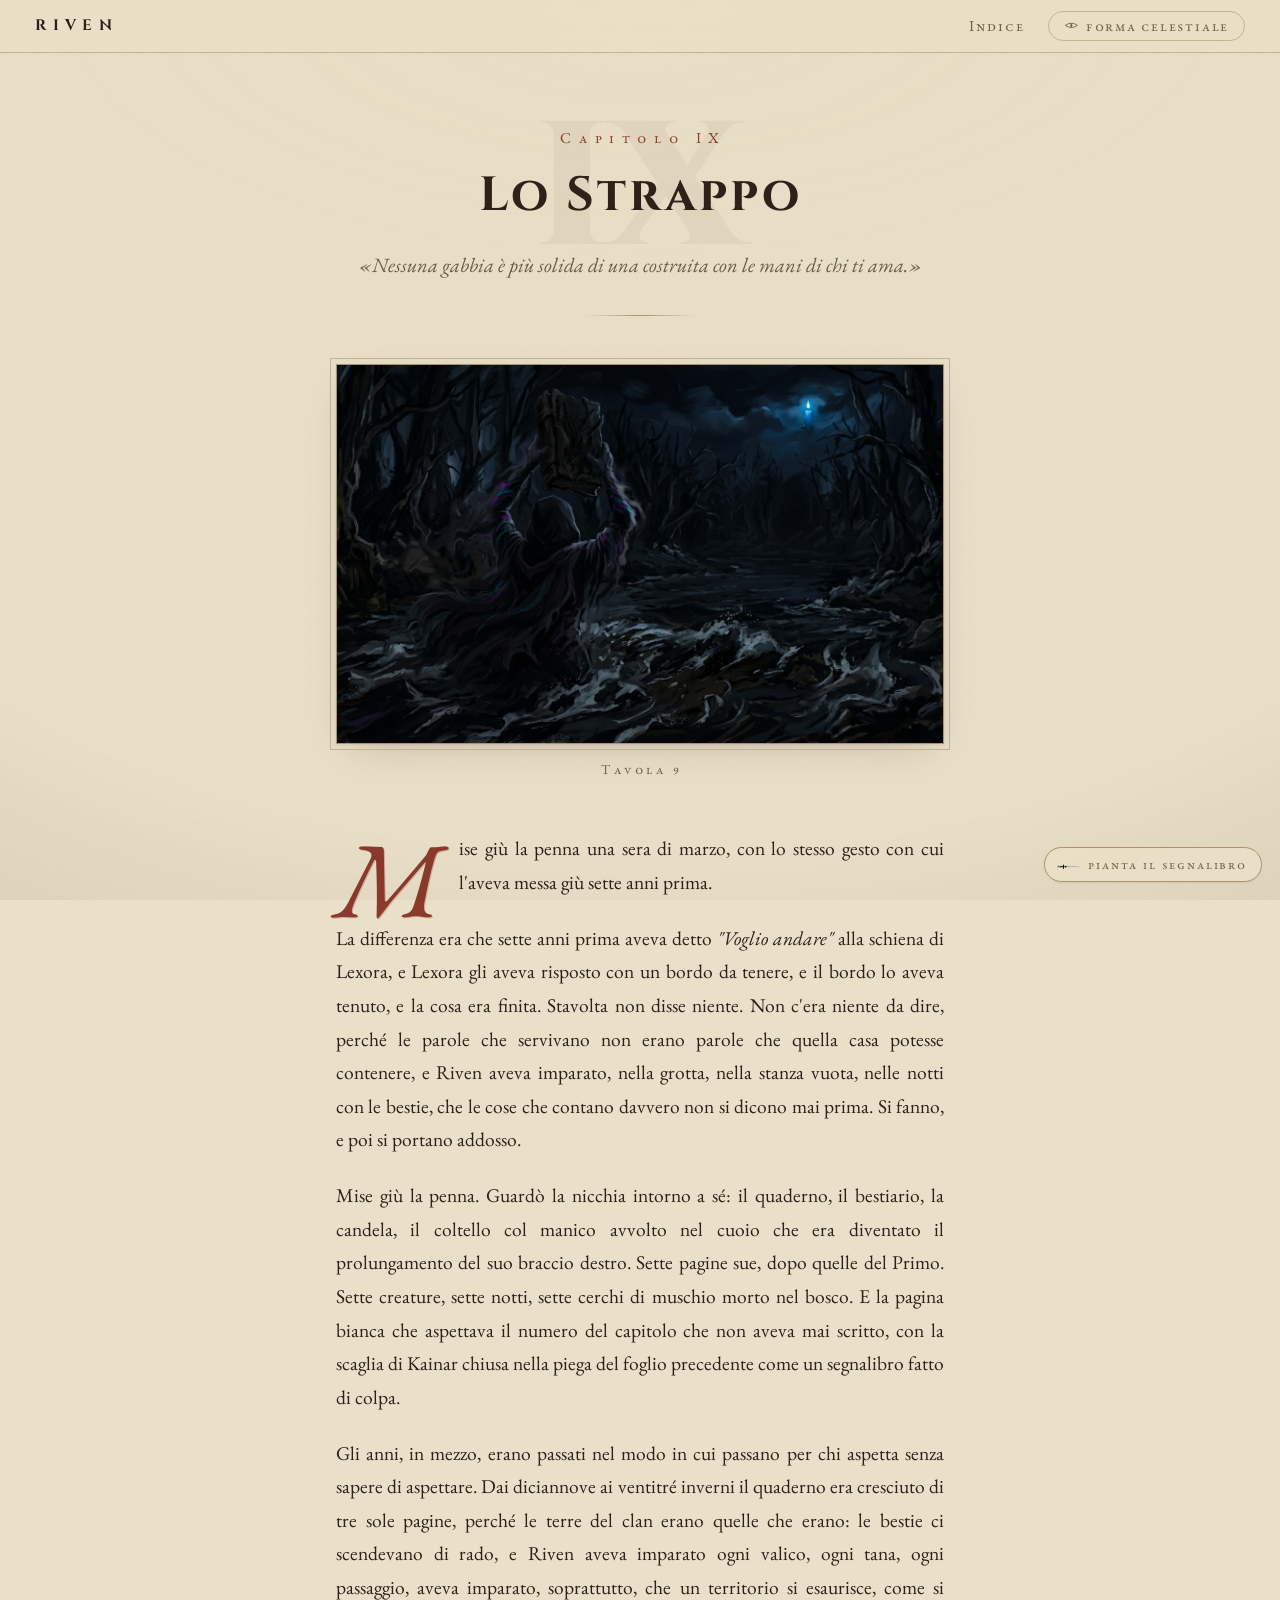
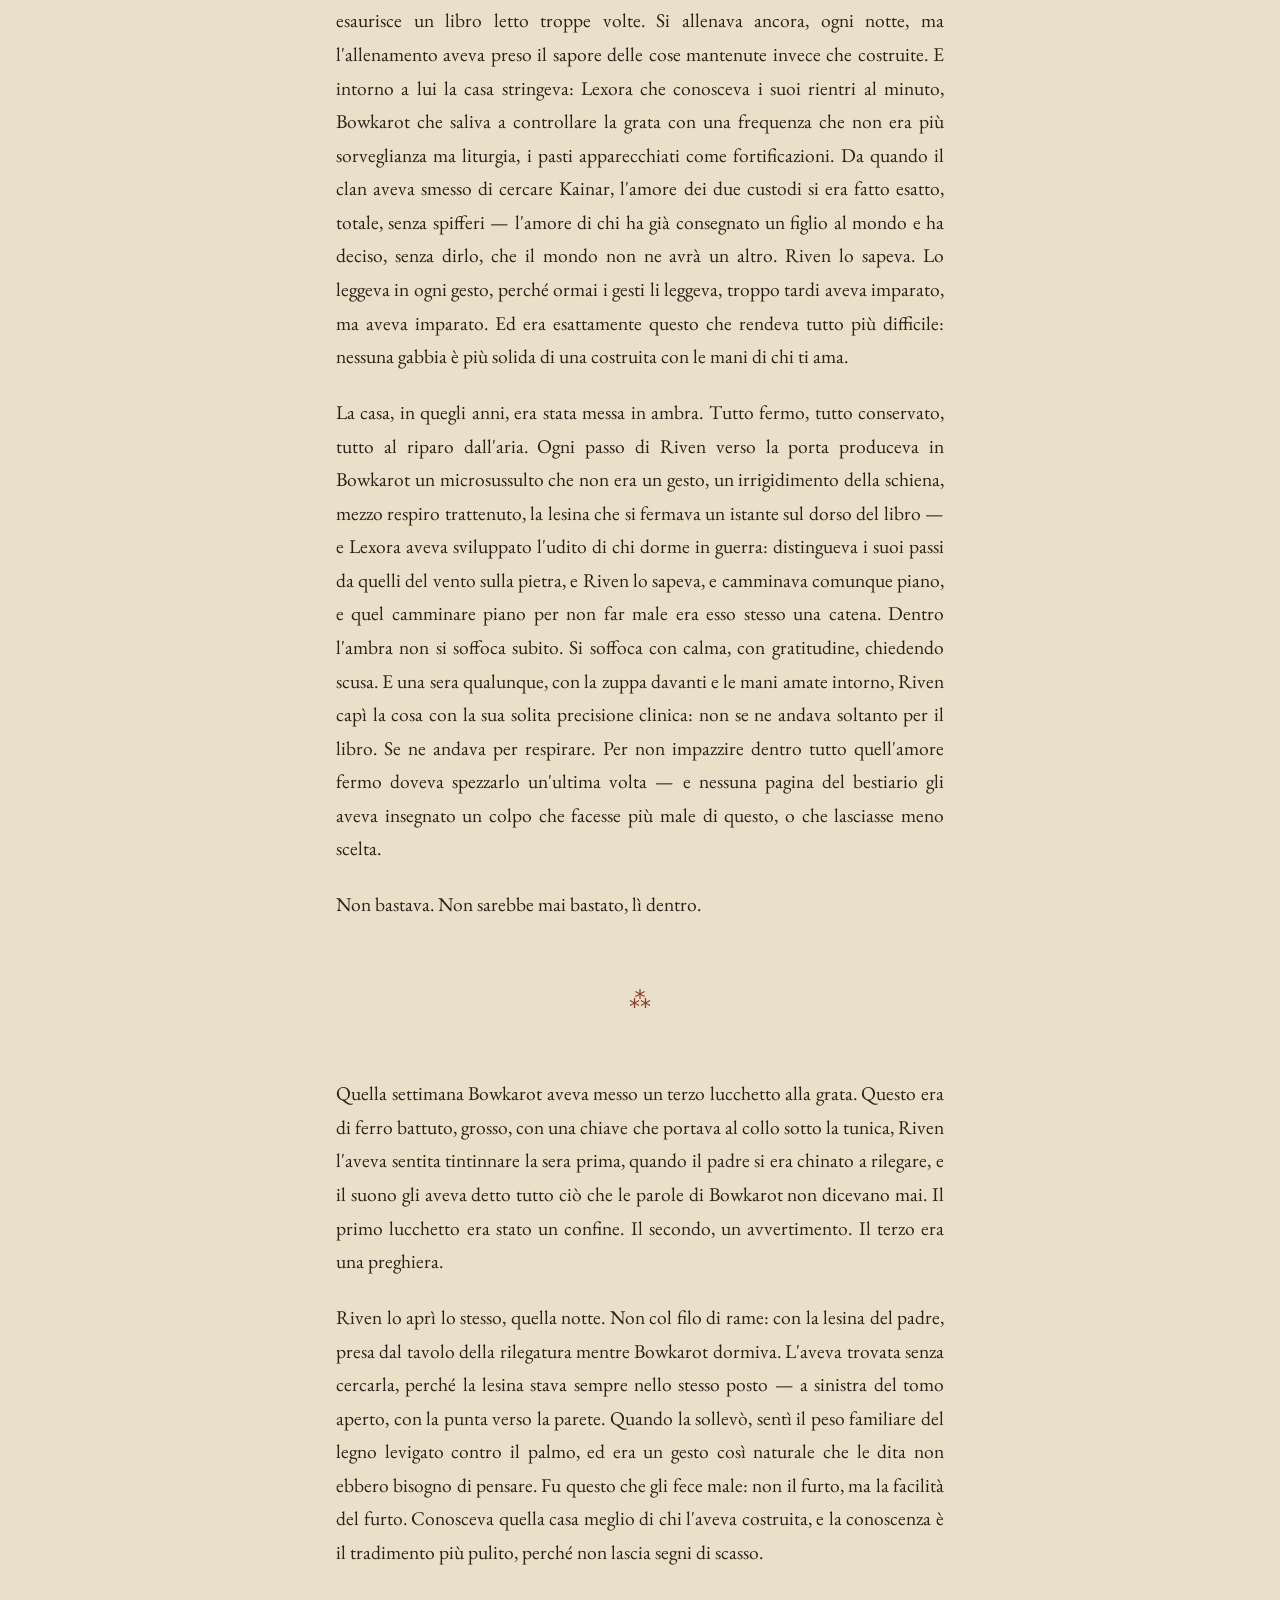
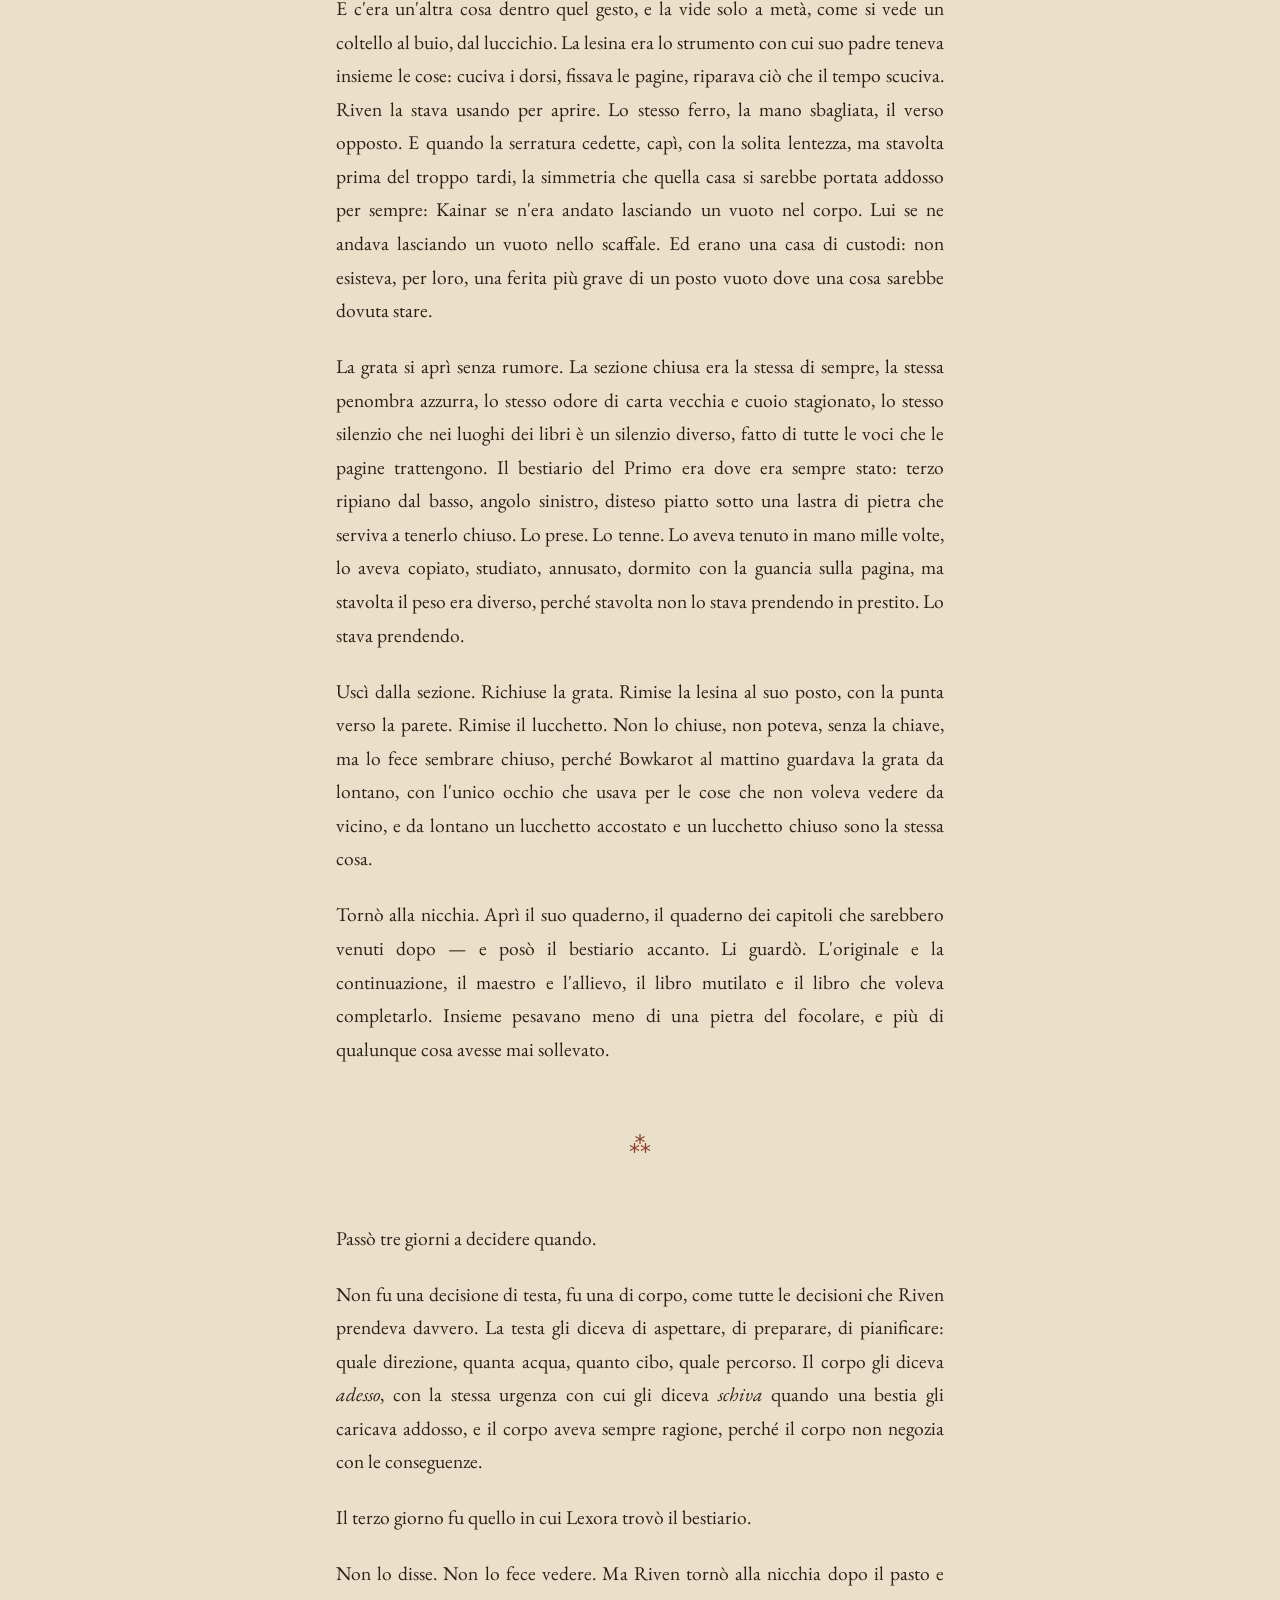
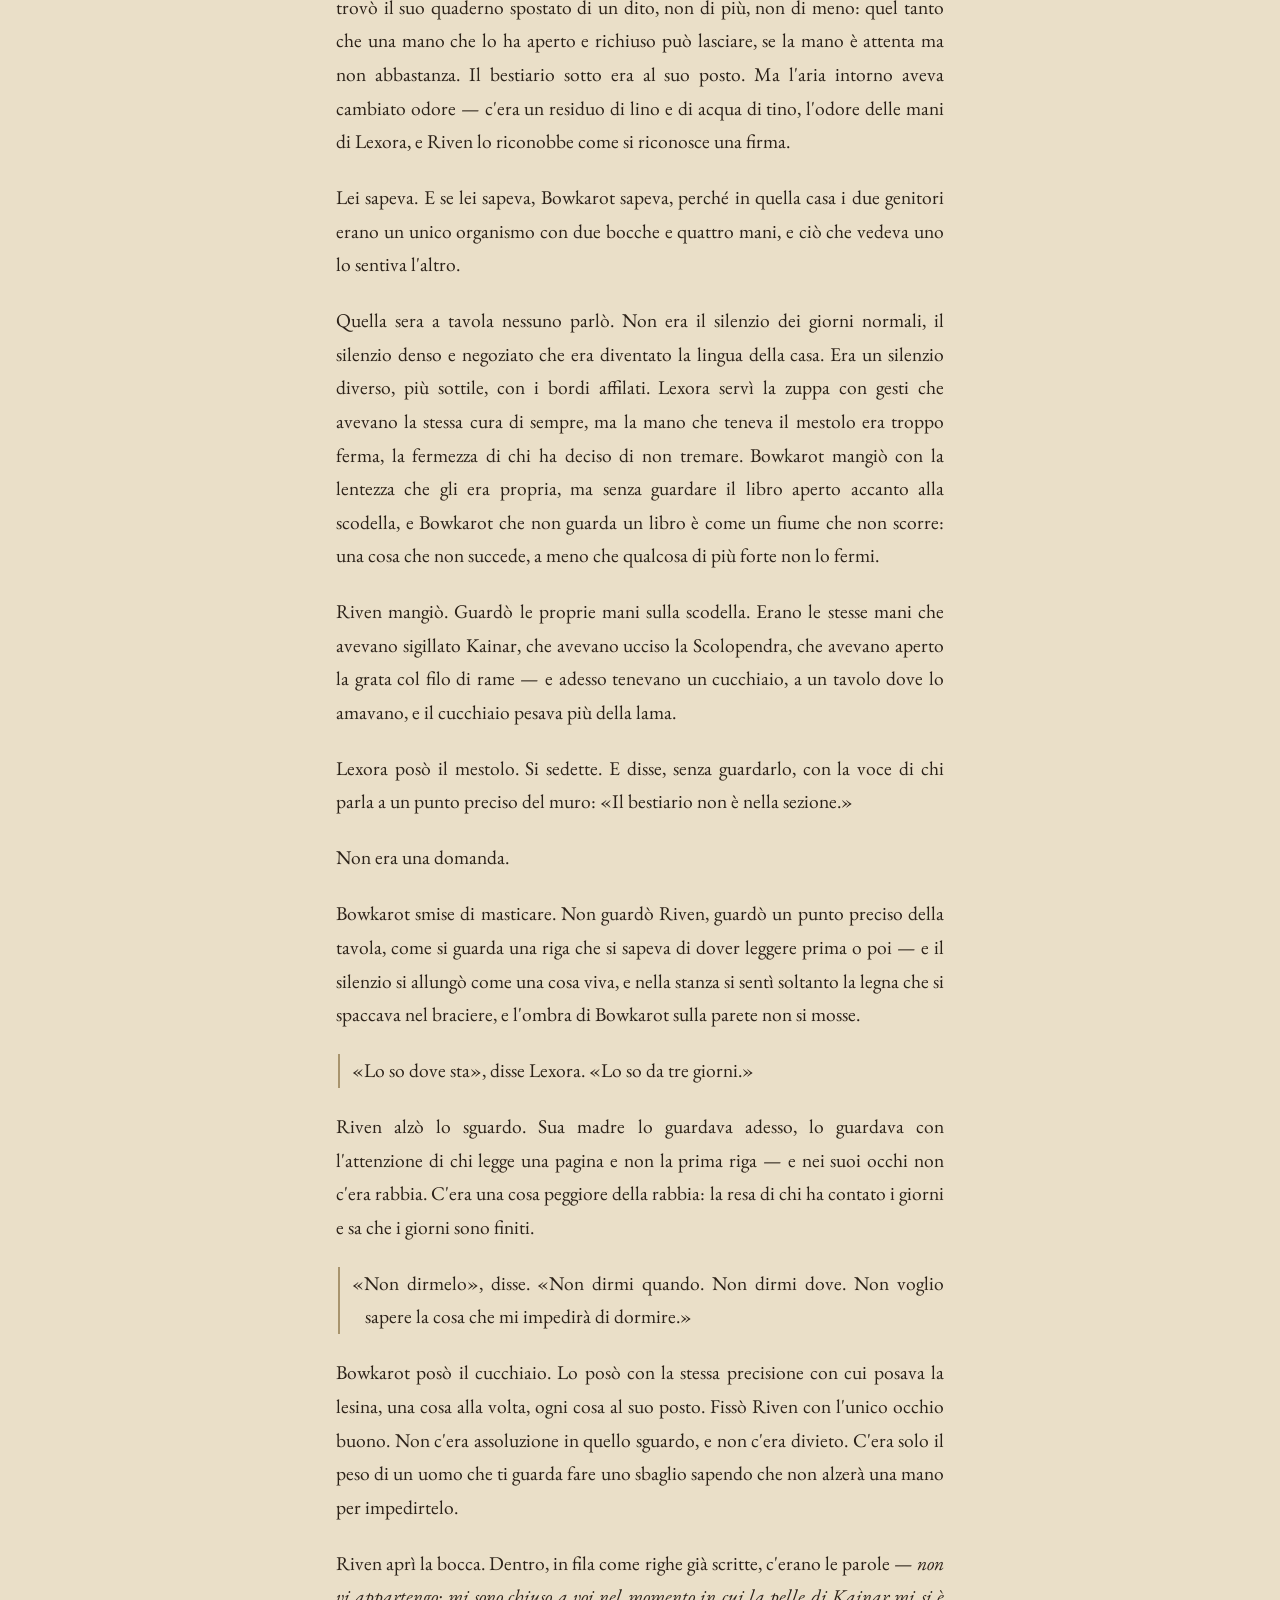
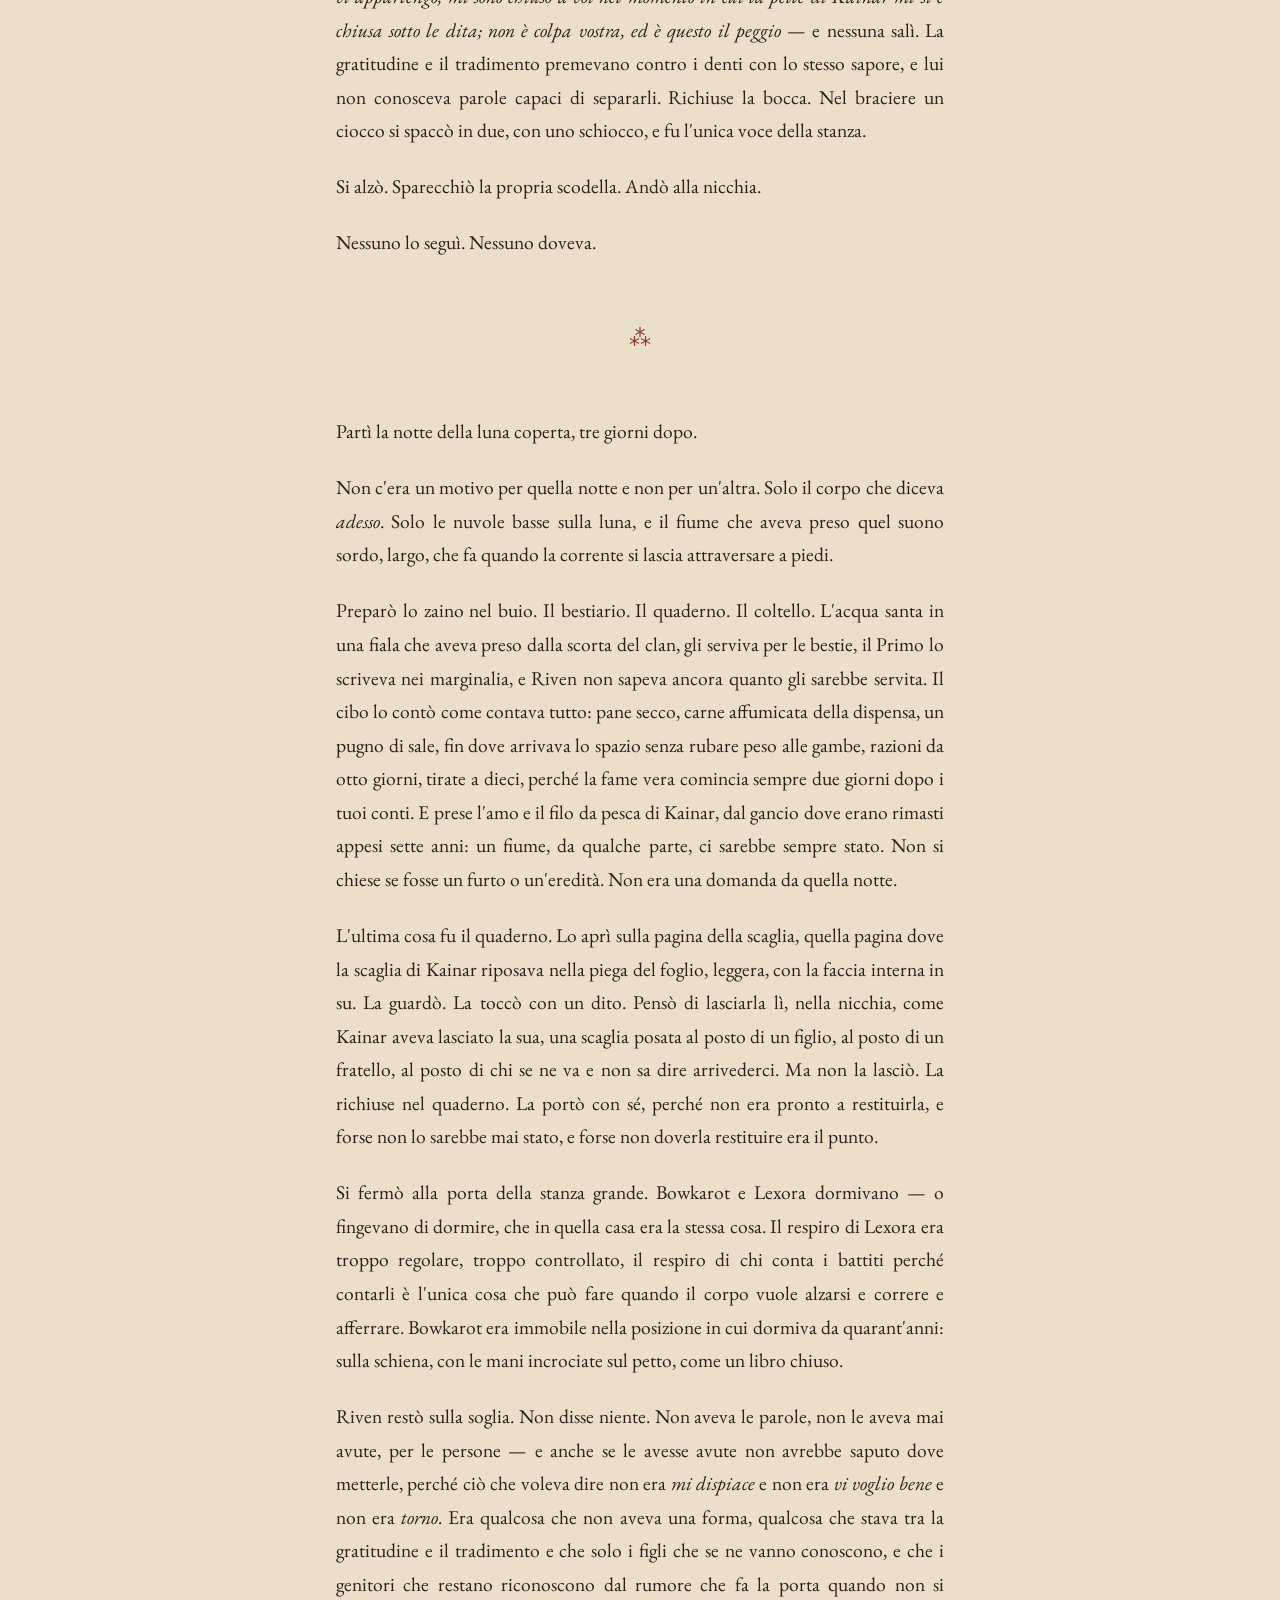
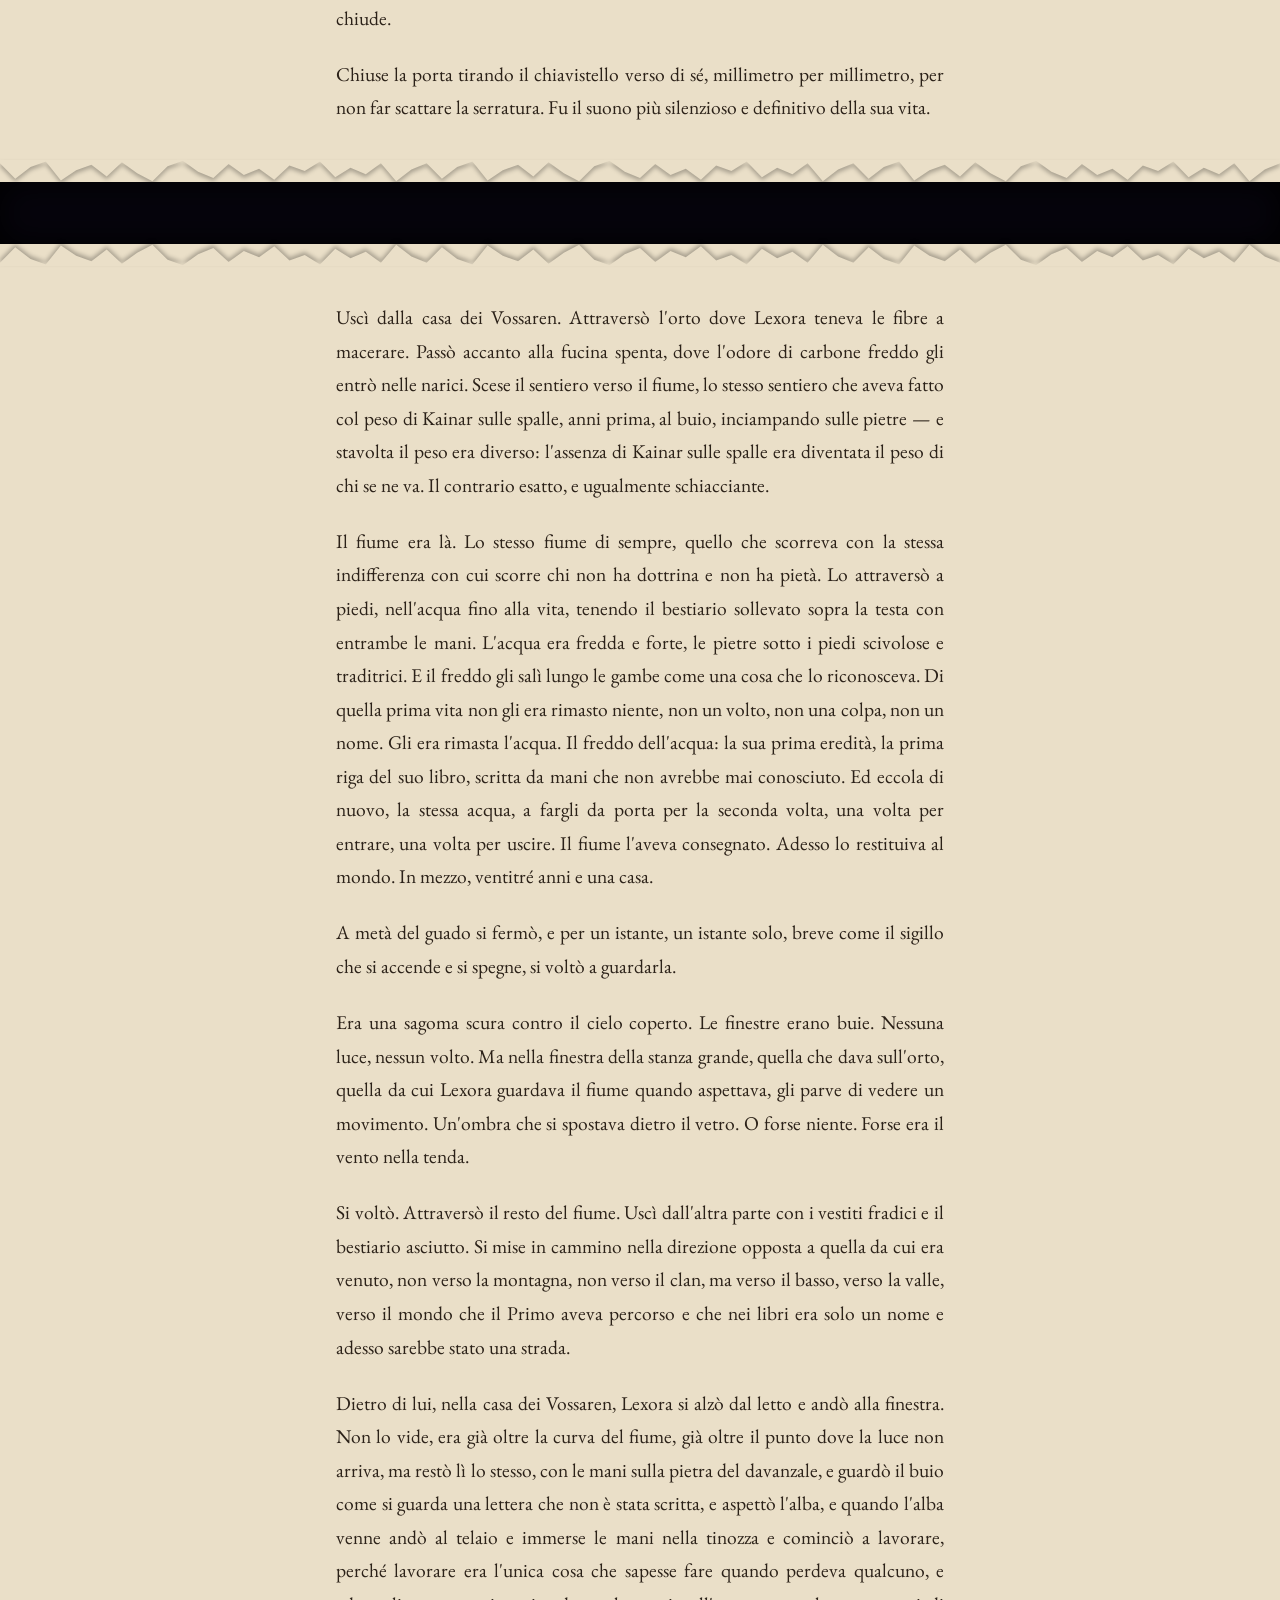
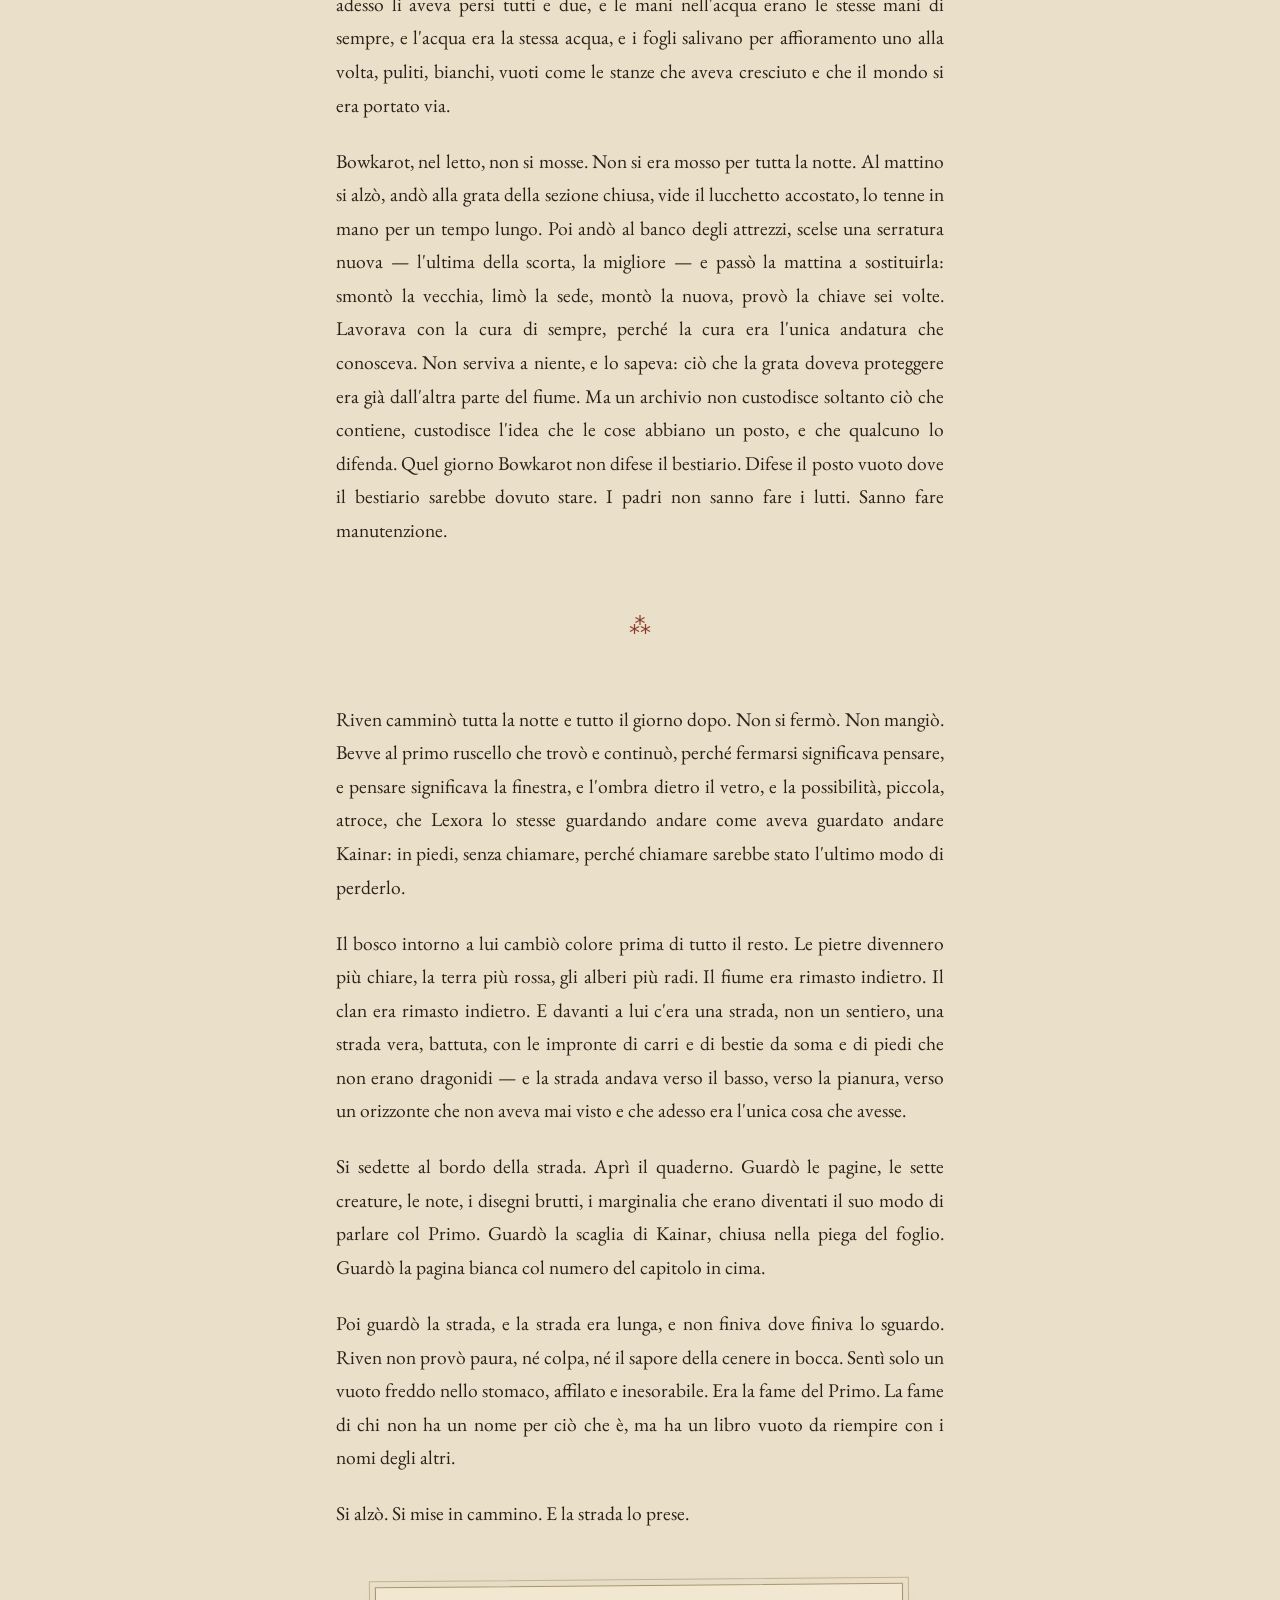
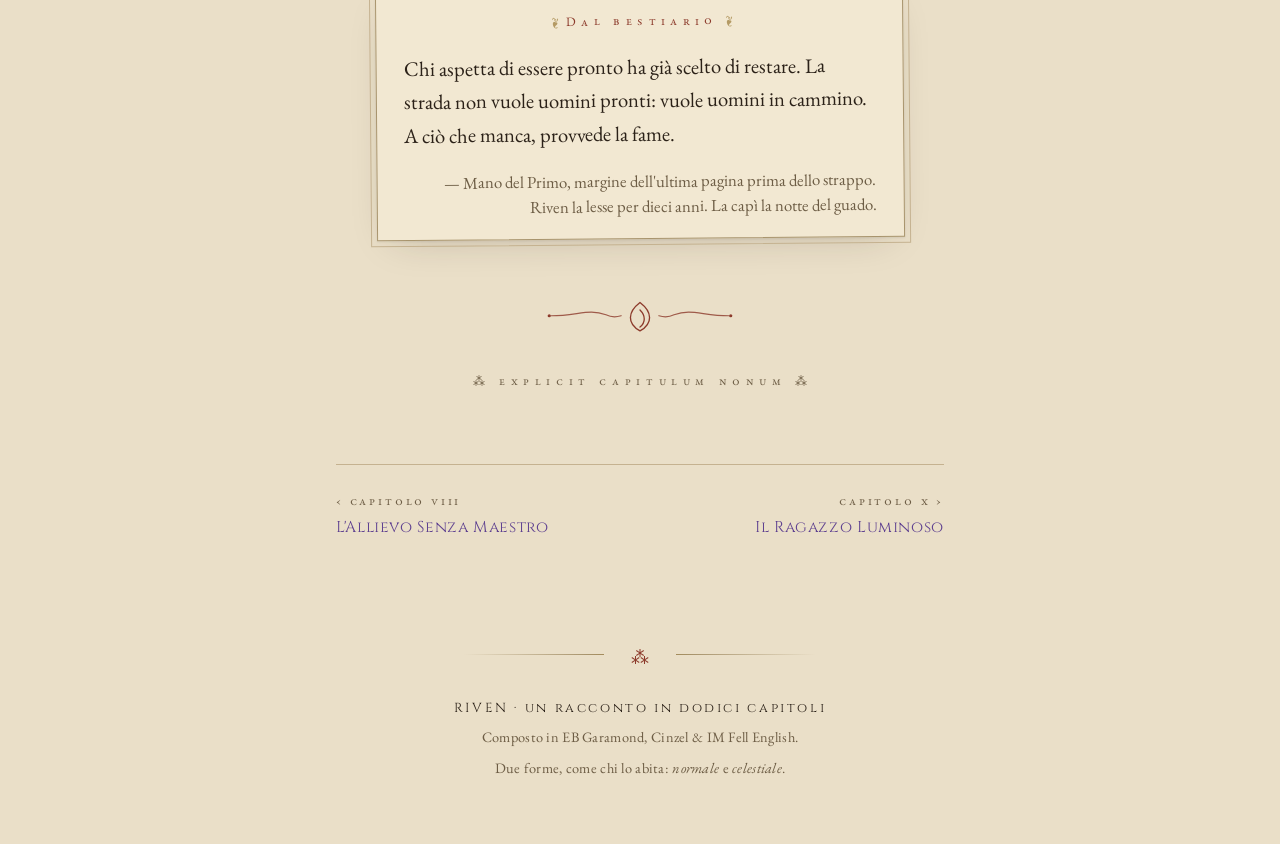
<file: capitoli/capitolo-09.html>
<!doctype html>
<html lang="it" data-tema="normale">
<head>
<meta charset="utf-8">
<meta name="viewport" content="width=device-width, initial-scale=1">
<title>IX · Lo Strappo — RIVEN</title>
<meta name="description" content="Nessuna gabbia è più solida di una costruita con le mani di chi ti ama.">
<meta property="og:title" content="IX · Lo Strappo — RIVEN">
<meta property="og:description" content="Nessuna gabbia è più solida di una costruita con le mani di chi ti ama.">
<link rel="preconnect" href="https://fonts.googleapis.com"><link rel="preconnect" href="https://fonts.gstatic.com" crossorigin><link href="https://fonts.googleapis.com/css2?family=Cinzel:wght@700;900&family=EB+Garamond:ital,wght@0,400;0,600;1,400;1,600&family=IM+Fell+English:ital@0;1&family=Caveat:wght@400;600;700&display=swap" rel="stylesheet">
<link rel="stylesheet" href="../css/stile.css?v=1781432288">
<script>try{var f=localStorage.getItem('riven-forma');if(!f)f=matchMedia('(prefers-color-scheme: dark)').matches?'celestiale':'normale';document.documentElement.setAttribute('data-tema',f);}catch(e){}</script>
</head>
<body class="capitolo" data-cap="IX" data-titolo="Lo Strappo" data-file="capitolo-09.html"
      data-prev="capitolo-08.html" data-next="capitolo-10.html">
<div class="fiume" aria-hidden="true"><i></i></div>
<header class="barra">
  <a class="marchio" href="../index.html">RIVEN</a>
  <nav>
    <a href="../indice.html">Indice</a>
    <button class="forma" type="button"><svg class="occhio" viewBox="0 0 24 16" fill="none" aria-hidden="true">
  <path d="M2 8 Q12 1 22 8 Q12 15 2 8 Z" stroke="currentColor" stroke-width="1.4"/>
  <ellipse cx="12" cy="8" rx="1.4" ry="3.6" fill="currentColor"/>
</svg><span class="etichetta">forma celestiale</span></button>
  </nav>
</header>

<main class="pagina">
  <header class="testata">
    <div class="filigrana" aria-hidden="true">IX</div>
    <p class="occhiello">Capitolo IX</p>
    <h1 class="titolo">Lo Strappo</h1>
    <p class="epigrafe">«Nessuna gabbia è più solida di una costruita con le mani di chi ti ama.»</p>
  </header>
  <figure class="tavola" data-base="../img/9">
    <div class="cornice">
      <div class="segnaposto">
        <span class="numerale">IX</span>
      </div>
    </div>
    <figcaption>Tavola 9</figcaption>
  </figure>
  <article class="testo">
<p class="incipit"><span class="capolettera">M</span>ise giù la penna una sera di marzo, con lo stesso gesto con cui l'aveva messa giù sette anni prima.</p>
<p>La differenza era che sette anni prima aveva detto <em>"Voglio andare"</em> alla schiena di Lexora, e Lexora gli aveva risposto con un bordo da tenere, e il bordo lo aveva tenuto, e la cosa era finita. Stavolta non disse niente. Non c'era niente da dire, perché le parole che servivano non erano parole che quella casa potesse contenere, e Riven aveva imparato, nella grotta, nella stanza vuota, nelle notti con le bestie, che le cose che contano davvero non si dicono mai prima. Si fanno, e poi si portano addosso.</p>
<p>Mise giù la penna. Guardò la nicchia intorno a sé: il quaderno, il bestiario, la candela, il coltello col manico avvolto nel cuoio che era diventato il prolungamento del suo braccio destro. Sette pagine sue, dopo quelle del Primo. Sette creature, sette notti, sette cerchi di muschio morto nel bosco. E la pagina bianca che aspettava il numero del capitolo che non aveva mai scritto, con la scaglia di Kainar chiusa nella piega del foglio precedente come un segnalibro fatto di colpa.</p>
<p>Gli anni, in mezzo, erano passati nel modo in cui passano per chi aspetta senza sapere di aspettare. Dai diciannove ai ventitré inverni il quaderno era cresciuto di tre sole pagine, perché le terre del clan erano quelle che erano: le bestie ci scendevano di rado, e Riven aveva imparato ogni valico, ogni tana, ogni passaggio, aveva imparato, soprattutto, che un territorio si esaurisce, come si esaurisce un libro letto troppe volte. Si allenava ancora, ogni notte, ma l'allenamento aveva preso il sapore delle cose mantenute invece che costruite. E intorno a lui la casa stringeva: Lexora che conosceva i suoi rientri al minuto, Bowkarot che saliva a controllare la grata con una frequenza che non era più sorveglianza ma liturgia, i pasti apparecchiati come fortificazioni. Da quando il clan aveva smesso di cercare Kainar, l'amore dei due custodi si era fatto esatto, totale, senza spifferi — l'amore di chi ha già consegnato un figlio al mondo e ha deciso, senza dirlo, che il mondo non ne avrà un altro. Riven lo sapeva. Lo leggeva in ogni gesto, perché ormai i gesti li leggeva, troppo tardi aveva imparato, ma aveva imparato. Ed era esattamente questo che rendeva tutto più difficile: nessuna gabbia è più solida di una costruita con le mani di chi ti ama.</p>
<p>La casa, in quegli anni, era stata messa in ambra. Tutto fermo, tutto conservato, tutto al riparo dall'aria. Ogni passo di Riven verso la porta produceva in Bowkarot un microsussulto che non era un gesto, un irrigidimento della schiena, mezzo respiro trattenuto, la lesina che si fermava un istante sul dorso del libro — e Lexora aveva sviluppato l'udito di chi dorme in guerra: distingueva i suoi passi da quelli del vento sulla pietra, e Riven lo sapeva, e camminava comunque piano, e quel camminare piano per non far male era esso stesso una catena. Dentro l'ambra non si soffoca subito. Si soffoca con calma, con gratitudine, chiedendo scusa. E una sera qualunque, con la zuppa davanti e le mani amate intorno, Riven capì la cosa con la sua solita precisione clinica: non se ne andava soltanto per il libro. Se ne andava per respirare. Per non impazzire dentro tutto quell'amore fermo doveva spezzarlo un'ultima volta — e nessuna pagina del bestiario gli aveva insegnato un colpo che facesse più male di questo, o che lasciasse meno scelta.</p>
<p>Non bastava. Non sarebbe mai bastato, lì dentro.</p>
<div class="separatore" aria-hidden="true">⁂</div>
<p>Quella settimana Bowkarot aveva messo un terzo lucchetto alla grata. Questo era di ferro battuto, grosso, con una chiave che portava al collo sotto la tunica, Riven l'aveva sentita tintinnare la sera prima, quando il padre si era chinato a rilegare, e il suono gli aveva detto tutto ciò che le parole di Bowkarot non dicevano mai. Il primo lucchetto era stato un confine. Il secondo, un avvertimento. Il terzo era una preghiera.</p>
<p>Riven lo aprì lo stesso, quella notte. Non col filo di rame: con la lesina del padre, presa dal tavolo della rilegatura mentre Bowkarot dormiva. L'aveva trovata senza cercarla, perché la lesina stava sempre nello stesso posto — a sinistra del tomo aperto, con la punta verso la parete. Quando la sollevò, sentì il peso familiare del legno levigato contro il palmo, ed era un gesto così naturale che le dita non ebbero bisogno di pensare. Fu questo che gli fece male: non il furto, ma la facilità del furto. Conosceva quella casa meglio di chi l'aveva costruita, e la conoscenza è il tradimento più pulito, perché non lascia segni di scasso.</p>
<p>E c'era un'altra cosa dentro quel gesto, e la vide solo a metà, come si vede un coltello al buio, dal luccichio. La lesina era lo strumento con cui suo padre teneva insieme le cose: cuciva i dorsi, fissava le pagine, riparava ciò che il tempo scuciva. Riven la stava usando per aprire. Lo stesso ferro, la mano sbagliata, il verso opposto. E quando la serratura cedette, capì, con la solita lentezza, ma stavolta prima del troppo tardi, la simmetria che quella casa si sarebbe portata addosso per sempre: Kainar se n'era andato lasciando un vuoto nel corpo. Lui se ne andava lasciando un vuoto nello scaffale. Ed erano una casa di custodi: non esisteva, per loro, una ferita più grave di un posto vuoto dove una cosa sarebbe dovuta stare.</p>
<p>La grata si aprì senza rumore. La sezione chiusa era la stessa di sempre, la stessa penombra azzurra, lo stesso odore di carta vecchia e cuoio stagionato, lo stesso silenzio che nei luoghi dei libri è un silenzio diverso, fatto di tutte le voci che le pagine trattengono. Il bestiario del Primo era dove era sempre stato: terzo ripiano dal basso, angolo sinistro, disteso piatto sotto una lastra di pietra che serviva a tenerlo chiuso. Lo prese. Lo tenne. Lo aveva tenuto in mano mille volte, lo aveva copiato, studiato, annusato, dormito con la guancia sulla pagina, ma stavolta il peso era diverso, perché stavolta non lo stava prendendo in prestito. Lo stava prendendo.</p>
<p>Uscì dalla sezione. Richiuse la grata. Rimise la lesina al suo posto, con la punta verso la parete. Rimise il lucchetto. Non lo chiuse, non poteva, senza la chiave, ma lo fece sembrare chiuso, perché Bowkarot al mattino guardava la grata da lontano, con l'unico occhio che usava per le cose che non voleva vedere da vicino, e da lontano un lucchetto accostato e un lucchetto chiuso sono la stessa cosa.</p>
<p>Tornò alla nicchia. Aprì il suo quaderno, il quaderno dei capitoli che sarebbero venuti dopo — e posò il bestiario accanto. Li guardò. L'originale e la continuazione, il maestro e l'allievo, il libro mutilato e il libro che voleva completarlo. Insieme pesavano meno di una pietra del focolare, e più di qualunque cosa avesse mai sollevato.</p>
<div class="separatore" aria-hidden="true">⁂</div>
<p>Passò tre giorni a decidere quando.</p>
<p>Non fu una decisione di testa, fu una di corpo, come tutte le decisioni che Riven prendeva davvero. La testa gli diceva di aspettare, di preparare, di pianificare: quale direzione, quanta acqua, quanto cibo, quale percorso. Il corpo gli diceva <em>adesso</em>, con la stessa urgenza con cui gli diceva <em>schiva</em> quando una bestia gli caricava addosso, e il corpo aveva sempre ragione, perché il corpo non negozia con le conseguenze.</p>
<p>Il terzo giorno fu quello in cui Lexora trovò il bestiario.</p>
<p>Non lo disse. Non lo fece vedere. Ma Riven tornò alla nicchia dopo il pasto e trovò il suo quaderno spostato di un dito, non di più, non di meno: quel tanto che una mano che lo ha aperto e richiuso può lasciare, se la mano è attenta ma non abbastanza. Il bestiario sotto era al suo posto. Ma l'aria intorno aveva cambiato odore — c'era un residuo di lino e di acqua di tino, l'odore delle mani di Lexora, e Riven lo riconobbe come si riconosce una firma.</p>
<p>Lei sapeva. E se lei sapeva, Bowkarot sapeva, perché in quella casa i due genitori erano un unico organismo con due bocche e quattro mani, e ciò che vedeva uno lo sentiva l'altro.</p>
<p>Quella sera a tavola nessuno parlò. Non era il silenzio dei giorni normali, il silenzio denso e negoziato che era diventato la lingua della casa. Era un silenzio diverso, più sottile, con i bordi affilati. Lexora servì la zuppa con gesti che avevano la stessa cura di sempre, ma la mano che teneva il mestolo era troppo ferma, la fermezza di chi ha deciso di non tremare. Bowkarot mangiò con la lentezza che gli era propria, ma senza guardare il libro aperto accanto alla scodella, e Bowkarot che non guarda un libro è come un fiume che non scorre: una cosa che non succede, a meno che qualcosa di più forte non lo fermi.</p>
<p>Riven mangiò. Guardò le proprie mani sulla scodella. Erano le stesse mani che avevano sigillato Kainar, che avevano ucciso la Scolopendra, che avevano aperto la grata col filo di rame — e adesso tenevano un cucchiaio, a un tavolo dove lo amavano, e il cucchiaio pesava più della lama.</p>
<p>Lexora posò il mestolo. Si sedette. E disse, senza guardarlo, con la voce di chi parla a un punto preciso del muro: «Il bestiario non è nella sezione.»</p>
<p>Non era una domanda.</p>
<p>Bowkarot smise di masticare. Non guardò Riven, guardò un punto preciso della tavola, come si guarda una riga che si sapeva di dover leggere prima o poi — e il silenzio si allungò come una cosa viva, e nella stanza si sentì soltanto la legna che si spaccava nel braciere, e l'ombra di Bowkarot sulla parete non si mosse.</p>
<p class="dialogo">«Lo so dove sta», disse Lexora. «Lo so da tre giorni.»</p>
<p>Riven alzò lo sguardo. Sua madre lo guardava adesso, lo guardava con l'attenzione di chi legge una pagina e non la prima riga — e nei suoi occhi non c'era rabbia. C'era una cosa peggiore della rabbia: la resa di chi ha contato i giorni e sa che i giorni sono finiti.</p>
<p class="dialogo">«Non dirmelo», disse. «Non dirmi quando. Non dirmi dove. Non voglio sapere la cosa che mi impedirà di dormire.»</p>
<p>Bowkarot posò il cucchiaio. Lo posò con la stessa precisione con cui posava la lesina, una cosa alla volta, ogni cosa al suo posto. Fissò Riven con l'unico occhio buono. Non c'era assoluzione in quello sguardo, e non c'era divieto. C'era solo il peso di un uomo che ti guarda fare uno sbaglio sapendo che non alzerà una mano per impedirtelo.</p>
<p>Riven aprì la bocca. Dentro, in fila come righe già scritte, c'erano le parole — <em>non vi appartengo; mi sono chiuso a voi nel momento in cui la pelle di Kainar mi si è chiusa sotto le dita; non è colpa vostra, ed è questo il peggio</em> — e nessuna salì. La gratitudine e il tradimento premevano contro i denti con lo stesso sapore, e lui non conosceva parole capaci di separarli. Richiuse la bocca. Nel braciere un ciocco si spaccò in due, con uno schiocco, e fu l'unica voce della stanza.</p>
<p>Si alzò. Sparecchiò la propria scodella. Andò alla nicchia.</p>
<p>Nessuno lo seguì. Nessuno doveva.</p>
<div class="separatore" aria-hidden="true">⁂</div>
<p>Partì la notte della luna coperta, tre giorni dopo.</p>
<p>Non c'era un motivo per quella notte e non per un'altra. Solo il corpo che diceva <em>adesso</em>. Solo le nuvole basse sulla luna, e il fiume che aveva preso quel suono sordo, largo, che fa quando la corrente si lascia attraversare a piedi.</p>
<p>Preparò lo zaino nel buio. Il bestiario. Il quaderno. Il coltello. L'acqua santa in una fiala che aveva preso dalla scorta del clan, gli serviva per le bestie, il Primo lo scriveva nei marginalia, e Riven non sapeva ancora quanto gli sarebbe servita. Il cibo lo contò come contava tutto: pane secco, carne affumicata della dispensa, un pugno di sale, fin dove arrivava lo spazio senza rubare peso alle gambe, razioni da otto giorni, tirate a dieci, perché la fame vera comincia sempre due giorni dopo i tuoi conti. E prese l'amo e il filo da pesca di Kainar, dal gancio dove erano rimasti appesi sette anni: un fiume, da qualche parte, ci sarebbe sempre stato. Non si chiese se fosse un furto o un'eredità. Non era una domanda da quella notte.</p>
<p>L'ultima cosa fu il quaderno. Lo aprì sulla pagina della scaglia, quella pagina dove la scaglia di Kainar riposava nella piega del foglio, leggera, con la faccia interna in su. La guardò. La toccò con un dito. Pensò di lasciarla lì, nella nicchia, come Kainar aveva lasciato la sua, una scaglia posata al posto di un figlio, al posto di un fratello, al posto di chi se ne va e non sa dire arrivederci. Ma non la lasciò. La richiuse nel quaderno. La portò con sé, perché non era pronto a restituirla, e forse non lo sarebbe mai stato, e forse non doverla restituire era il punto.</p>
<p>Si fermò alla porta della stanza grande. Bowkarot e Lexora dormivano — o fingevano di dormire, che in quella casa era la stessa cosa. Il respiro di Lexora era troppo regolare, troppo controllato, il respiro di chi conta i battiti perché contarli è l'unica cosa che può fare quando il corpo vuole alzarsi e correre e afferrare. Bowkarot era immobile nella posizione in cui dormiva da quarant'anni: sulla schiena, con le mani incrociate sul petto, come un libro chiuso.</p>
<p>Riven restò sulla soglia. Non disse niente. Non aveva le parole, non le aveva mai avute, per le persone — e anche se le avesse avute non avrebbe saputo dove metterle, perché ciò che voleva dire non era <em>mi dispiace</em> e non era <em>vi voglio bene</em> e non era <em>torno</em>. Era qualcosa che non aveva una forma, qualcosa che stava tra la gratitudine e il tradimento e che solo i figli che se ne vanno conoscono, e che i genitori che restano riconoscono dal rumore che fa la porta quando non si chiude.</p>
<p>Chiuse la porta tirando il chiavistello verso di sé, millimetro per millimetro, per non far scattare la serratura. Fu il suono più silenzioso e definitivo della sua vita.</p>
<div class="strappo" aria-hidden="true"><svg class="orlo-su" viewBox="0 0 1200 28" preserveAspectRatio="none"><path d="M0 0 L0.0 4 L14.3 24 L28.6 9 L42.9 2 L57.1 26 L71.4 13 L85.7 6 L100.0 21 L114.3 3 L128.6 17 L142.9 27 L157.1 8 L171.4 1 L185.7 15 L200.0 23 L214.3 5 L228.6 19 L242.9 11 L257.1 25 L271.4 7 L285.7 14 L300.0 2 L314.3 22 L328.6 10 L342.9 18 L357.1 4 L371.4 27 L385.7 12 L400.0 4 L414.3 24 L428.6 9 L442.9 2 L457.1 26 L471.4 13 L485.7 6 L500.0 21 L514.3 3 L528.6 17 L542.9 27 L557.1 8 L571.4 1 L585.7 15 L600.0 23 L614.3 5 L628.6 19 L642.9 11 L657.1 25 L671.4 7 L685.7 14 L700.0 2 L714.3 22 L728.6 10 L742.9 18 L757.1 4 L771.4 27 L785.7 12 L800.0 4 L814.3 24 L828.6 9 L842.9 2 L857.1 26 L871.4 13 L885.7 6 L900.0 21 L914.3 3 L928.6 17 L942.9 27 L957.1 8 L971.4 1 L985.7 15 L1000.0 23 L1014.3 5 L1028.6 19 L1042.9 11 L1057.1 25 L1071.4 7 L1085.7 14 L1100.0 2 L1114.3 22 L1128.6 10 L1142.9 18 L1157.1 4 L1171.4 27 L1185.7 12 L1200.0 4 L1200 0 Z"/></svg><span class="vuoto"></span><svg class="orlo-giu" viewBox="0 0 1200 28" preserveAspectRatio="none"><path d="M0 28 L0.0 24 L14.3 4 L28.6 19 L42.9 26 L57.1 2 L71.4 15 L85.7 22 L100.0 7 L114.3 25 L128.6 11 L142.9 1 L157.1 20 L171.4 27 L185.7 13 L200.0 5 L214.3 23 L228.6 9 L242.9 17 L257.1 3 L271.4 21 L285.7 14 L300.0 26 L314.3 6 L328.6 18 L342.9 10 L357.1 24 L371.4 1 L385.7 16 L400.0 24 L414.3 4 L428.6 19 L442.9 26 L457.1 2 L471.4 15 L485.7 22 L500.0 7 L514.3 25 L528.6 11 L542.9 1 L557.1 20 L571.4 27 L585.7 13 L600.0 5 L614.3 23 L628.6 9 L642.9 17 L657.1 3 L671.4 21 L685.7 14 L700.0 26 L714.3 6 L728.6 18 L742.9 10 L757.1 24 L771.4 1 L785.7 16 L800.0 24 L814.3 4 L828.6 19 L842.9 26 L857.1 2 L871.4 15 L885.7 22 L900.0 7 L914.3 25 L928.6 11 L942.9 1 L957.1 20 L971.4 27 L985.7 13 L1000.0 5 L1014.3 23 L1028.6 9 L1042.9 17 L1057.1 3 L1071.4 21 L1085.7 14 L1100.0 26 L1114.3 6 L1128.6 18 L1142.9 10 L1157.1 24 L1171.4 1 L1185.7 16 L1200.0 24 L1200 28 Z"/></svg></div>
<p>Uscì dalla casa dei Vossaren. Attraversò l'orto dove Lexora teneva le fibre a macerare. Passò accanto alla fucina spenta, dove l'odore di carbone freddo gli entrò nelle narici. Scese il sentiero verso il fiume, lo stesso sentiero che aveva fatto col peso di Kainar sulle spalle, anni prima, al buio, inciampando sulle pietre — e stavolta il peso era diverso: l'assenza di Kainar sulle spalle era diventata il peso di chi se ne va. Il contrario esatto, e ugualmente schiacciante.</p>
<p>Il fiume era là. Lo stesso fiume di sempre, quello che scorreva con la stessa indifferenza con cui scorre chi non ha dottrina e non ha pietà. Lo attraversò a piedi, nell'acqua fino alla vita, tenendo il bestiario sollevato sopra la testa con entrambe le mani. L'acqua era fredda e forte, le pietre sotto i piedi scivolose e traditrici. E il freddo gli salì lungo le gambe come una cosa che lo riconosceva. Di quella prima vita non gli era rimasto niente, non un volto, non una colpa, non un nome. Gli era rimasta l'acqua. Il freddo dell'acqua: la sua prima eredità, la prima riga del suo libro, scritta da mani che non avrebbe mai conosciuto. Ed eccola di nuovo, la stessa acqua, a fargli da porta per la seconda volta, una volta per entrare, una volta per uscire. Il fiume l'aveva consegnato. Adesso lo restituiva al mondo. In mezzo, ventitré anni e una casa.</p>
<p>A metà del guado si fermò, e per un istante, un istante solo, breve come il sigillo che si accende e si spegne, si voltò a guardarla.</p>
<p>Era una sagoma scura contro il cielo coperto. Le finestre erano buie. Nessuna luce, nessun volto. Ma nella finestra della stanza grande, quella che dava sull'orto, quella da cui Lexora guardava il fiume quando aspettava, gli parve di vedere un movimento. Un'ombra che si spostava dietro il vetro. O forse niente. Forse era il vento nella tenda.</p>
<p>Si voltò. Attraversò il resto del fiume. Uscì dall'altra parte con i vestiti fradici e il bestiario asciutto. Si mise in cammino nella direzione opposta a quella da cui era venuto, non verso la montagna, non verso il clan, ma verso il basso, verso la valle, verso il mondo che il Primo aveva percorso e che nei libri era solo un nome e adesso sarebbe stato una strada.</p>
<p>Dietro di lui, nella casa dei Vossaren, Lexora si alzò dal letto e andò alla finestra. Non lo vide, era già oltre la curva del fiume, già oltre il punto dove la luce non arriva, ma restò lì lo stesso, con le mani sulla pietra del davanzale, e guardò il buio come si guarda una lettera che non è stata scritta, e aspettò l'alba, e quando l'alba venne andò al telaio e immerse le mani nella tinozza e cominciò a lavorare, perché lavorare era l'unica cosa che sapesse fare quando perdeva qualcuno, e adesso li aveva persi tutti e due, e le mani nell'acqua erano le stesse mani di sempre, e l'acqua era la stessa acqua, e i fogli salivano per affioramento uno alla volta, puliti, bianchi, vuoti come le stanze che aveva cresciuto e che il mondo si era portato via.</p>
<p>Bowkarot, nel letto, non si mosse. Non si era mosso per tutta la notte. Al mattino si alzò, andò alla grata della sezione chiusa, vide il lucchetto accostato, lo tenne in mano per un tempo lungo. Poi andò al banco degli attrezzi, scelse una serratura nuova — l'ultima della scorta, la migliore — e passò la mattina a sostituirla: smontò la vecchia, limò la sede, montò la nuova, provò la chiave sei volte. Lavorava con la cura di sempre, perché la cura era l'unica andatura che conosceva. Non serviva a niente, e lo sapeva: ciò che la grata doveva proteggere era già dall'altra parte del fiume. Ma un archivio non custodisce soltanto ciò che contiene, custodisce l'idea che le cose abbiano un posto, e che qualcuno lo difenda. Quel giorno Bowkarot non difese il bestiario. Difese il posto vuoto dove il bestiario sarebbe dovuto stare. I padri non sanno fare i lutti. Sanno fare manutenzione.</p>
<div class="separatore" aria-hidden="true">⁂</div>
<p>Riven camminò tutta la notte e tutto il giorno dopo. Non si fermò. Non mangiò. Bevve al primo ruscello che trovò e continuò, perché fermarsi significava pensare, e pensare significava la finestra, e l'ombra dietro il vetro, e la possibilità, piccola, atroce, che Lexora lo stesse guardando andare come aveva guardato andare Kainar: in piedi, senza chiamare, perché chiamare sarebbe stato l'ultimo modo di perderlo.</p>
<p>Il bosco intorno a lui cambiò colore prima di tutto il resto. Le pietre divennero più chiare, la terra più rossa, gli alberi più radi. Il fiume era rimasto indietro. Il clan era rimasto indietro. E davanti a lui c'era una strada, non un sentiero, una strada vera, battuta, con le impronte di carri e di bestie da soma e di piedi che non erano dragonidi — e la strada andava verso il basso, verso la pianura, verso un orizzonte che non aveva mai visto e che adesso era l'unica cosa che avesse.</p>
<p>Si sedette al bordo della strada. Aprì il quaderno. Guardò le pagine, le sette creature, le note, i disegni brutti, i marginalia che erano diventati il suo modo di parlare col Primo. Guardò la scaglia di Kainar, chiusa nella piega del foglio. Guardò la pagina bianca col numero del capitolo in cima.</p>
<p>Poi guardò la strada, e la strada era lunga, e non finiva dove finiva lo sguardo. Riven non provò paura, né colpa, né il sapore della cenere in bocca. Sentì solo un vuoto freddo nello stomaco, affilato e inesorabile. Era la fame del Primo. La fame di chi non ha un nome per ciò che è, ma ha un libro vuoto da riempire con i nomi degli altri.</p>
<p>Si alzò. Si mise in cammino. E la strada lo prese.</p>
<aside class="bestiario"><span class="rubrichetta">Dal bestiario</span><p class="nota"><em>Chi aspetta di essere pronto ha già scelto di restare. La strada non vuole uomini pronti: vuole uomini in cammino. A ciò che manca, provvede la fame.</em></p><p class="provenienza">— Mano del Primo, margine dell'ultima pagina prima dello strappo. Riven la lesse per dieci anni. La capì la notte del guado.</p></aside>
  </article>
  <div class="finalino-wrap"><svg class="finalino" viewBox="0 0 220 46" fill="none" aria-hidden="true"><g class="vite"><path d="M16 23 C44 23 56 15 74 22 C80 25 84 25 90 23"/><path d="M204 23 C176 23 164 15 146 22 C140 25 136 25 130 23"/><circle class="pieno" cx="14" cy="23" r="1.7"/><circle class="pieno" cx="206" cy="23" r="1.7"/></g><g class="motivo"><path d="M110 9 C123 19 124 31 110 39 C96 31 97 19 110 9 Z"/><path d="M110 17 C116 23 116 30 110 35"/></g></svg></div>
  <p class="explicit">⁂ explicit capitulum nonum ⁂</p>

  <nav class="passi">
    <a href="capitolo-08.html"><span class="verso">‹ capitolo viii</span><span class="dove">L&#x27;Allievo Senza Maestro</span></a>
    <a class="innanzi" href="capitolo-10.html"><span class="verso">capitolo x ›</span><span class="dove">Il Ragazzo Luminoso</span></a>
  </nav>
</main>
<footer class="colophon">
  <span class="fregio">⁂</span>
  <p>RIVEN · un racconto in dodici capitoli</p>
  <p>Composto in EB Garamond, Cinzel &amp; IM Fell English.</p>
  <p>Due forme, come chi lo abita: <em>normale</em> e <em>celestiale</em>.</p>
</footer>
<script src="../js/lettura.js?v=1781432288"></script>
</body>
</html>
</file>
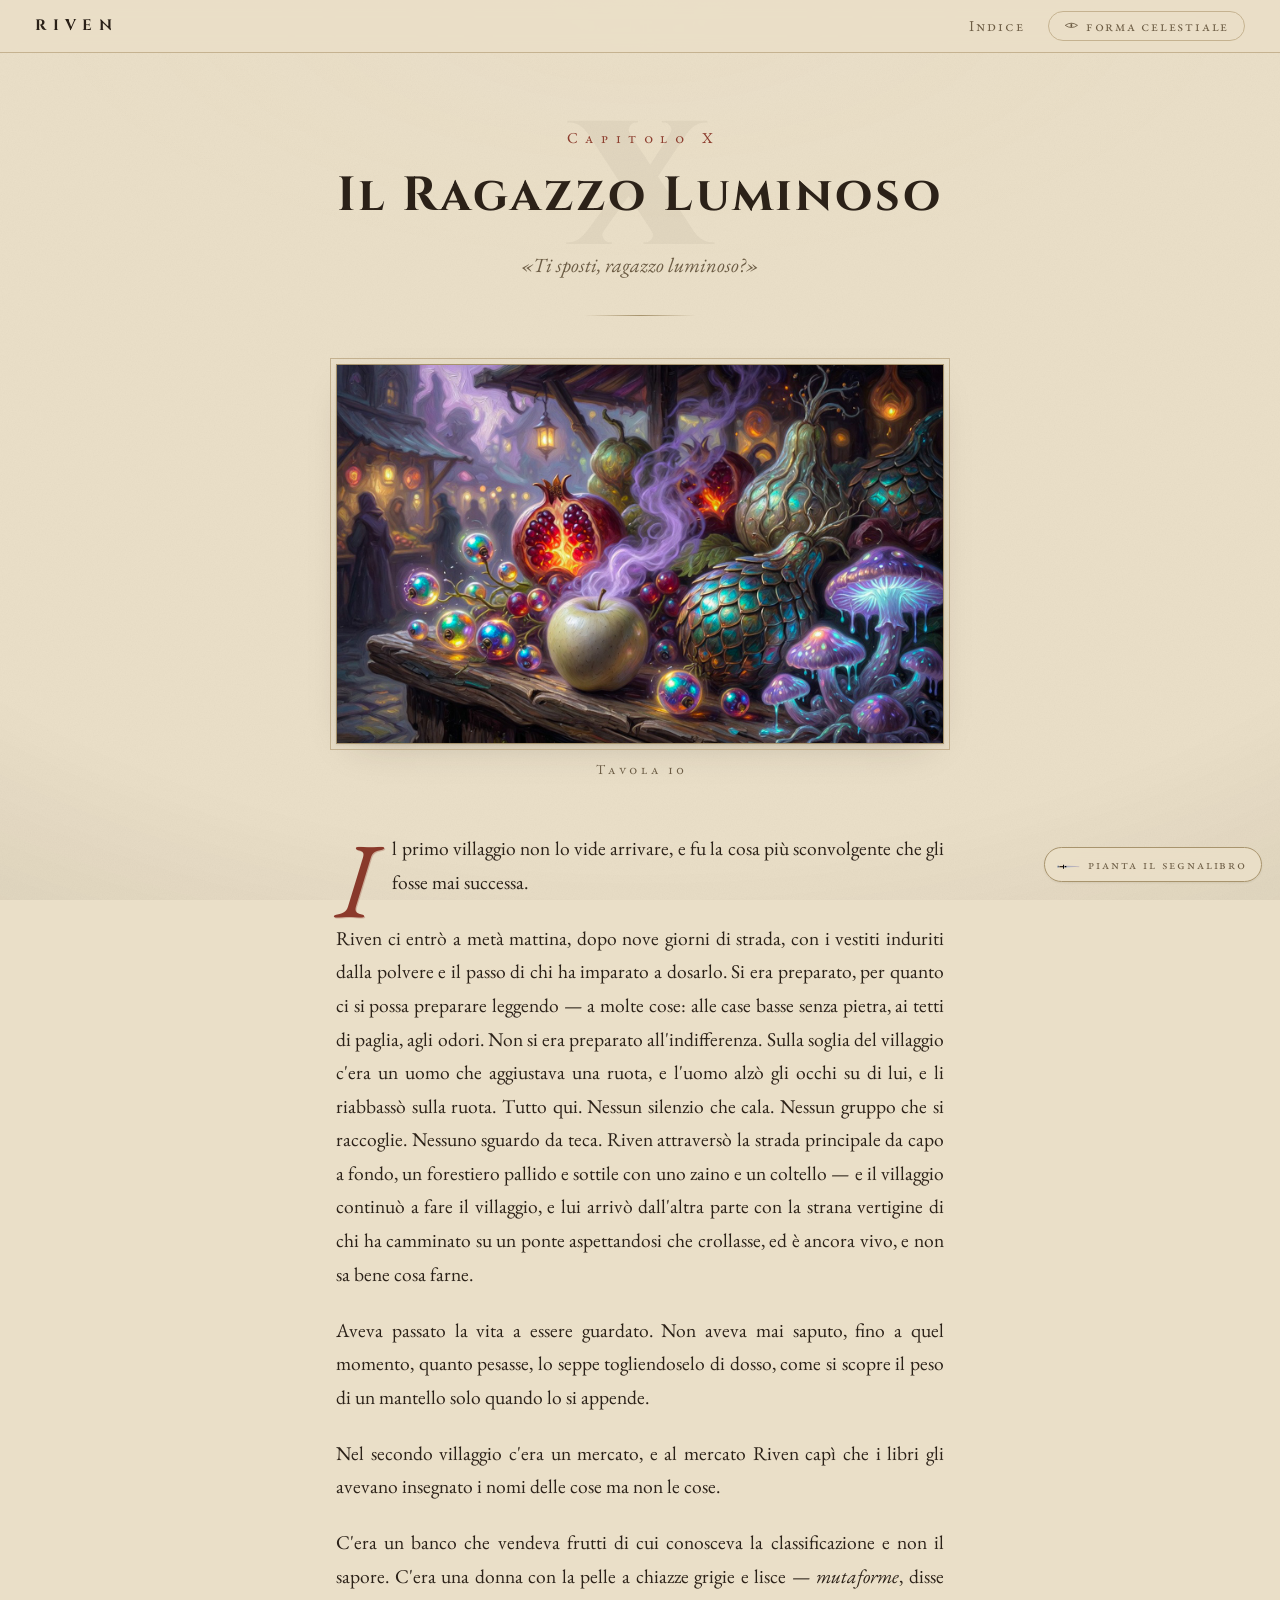
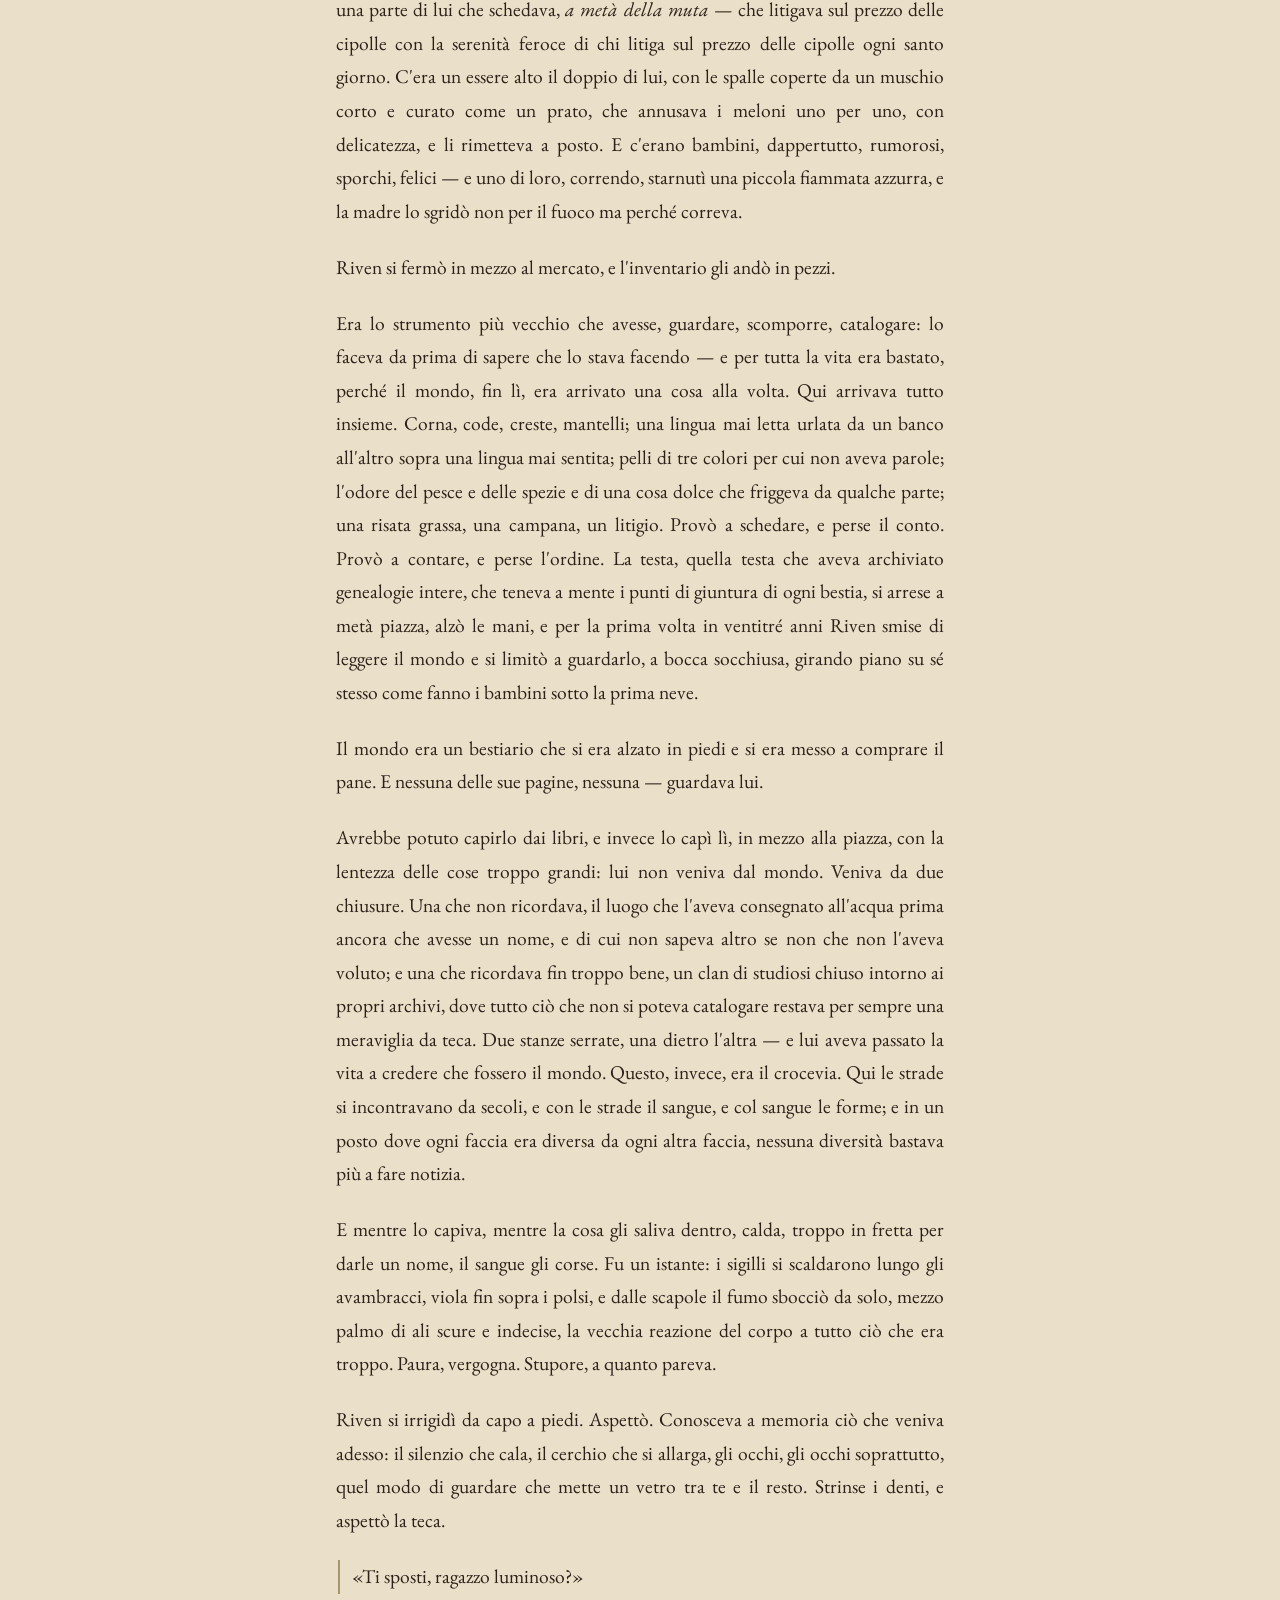
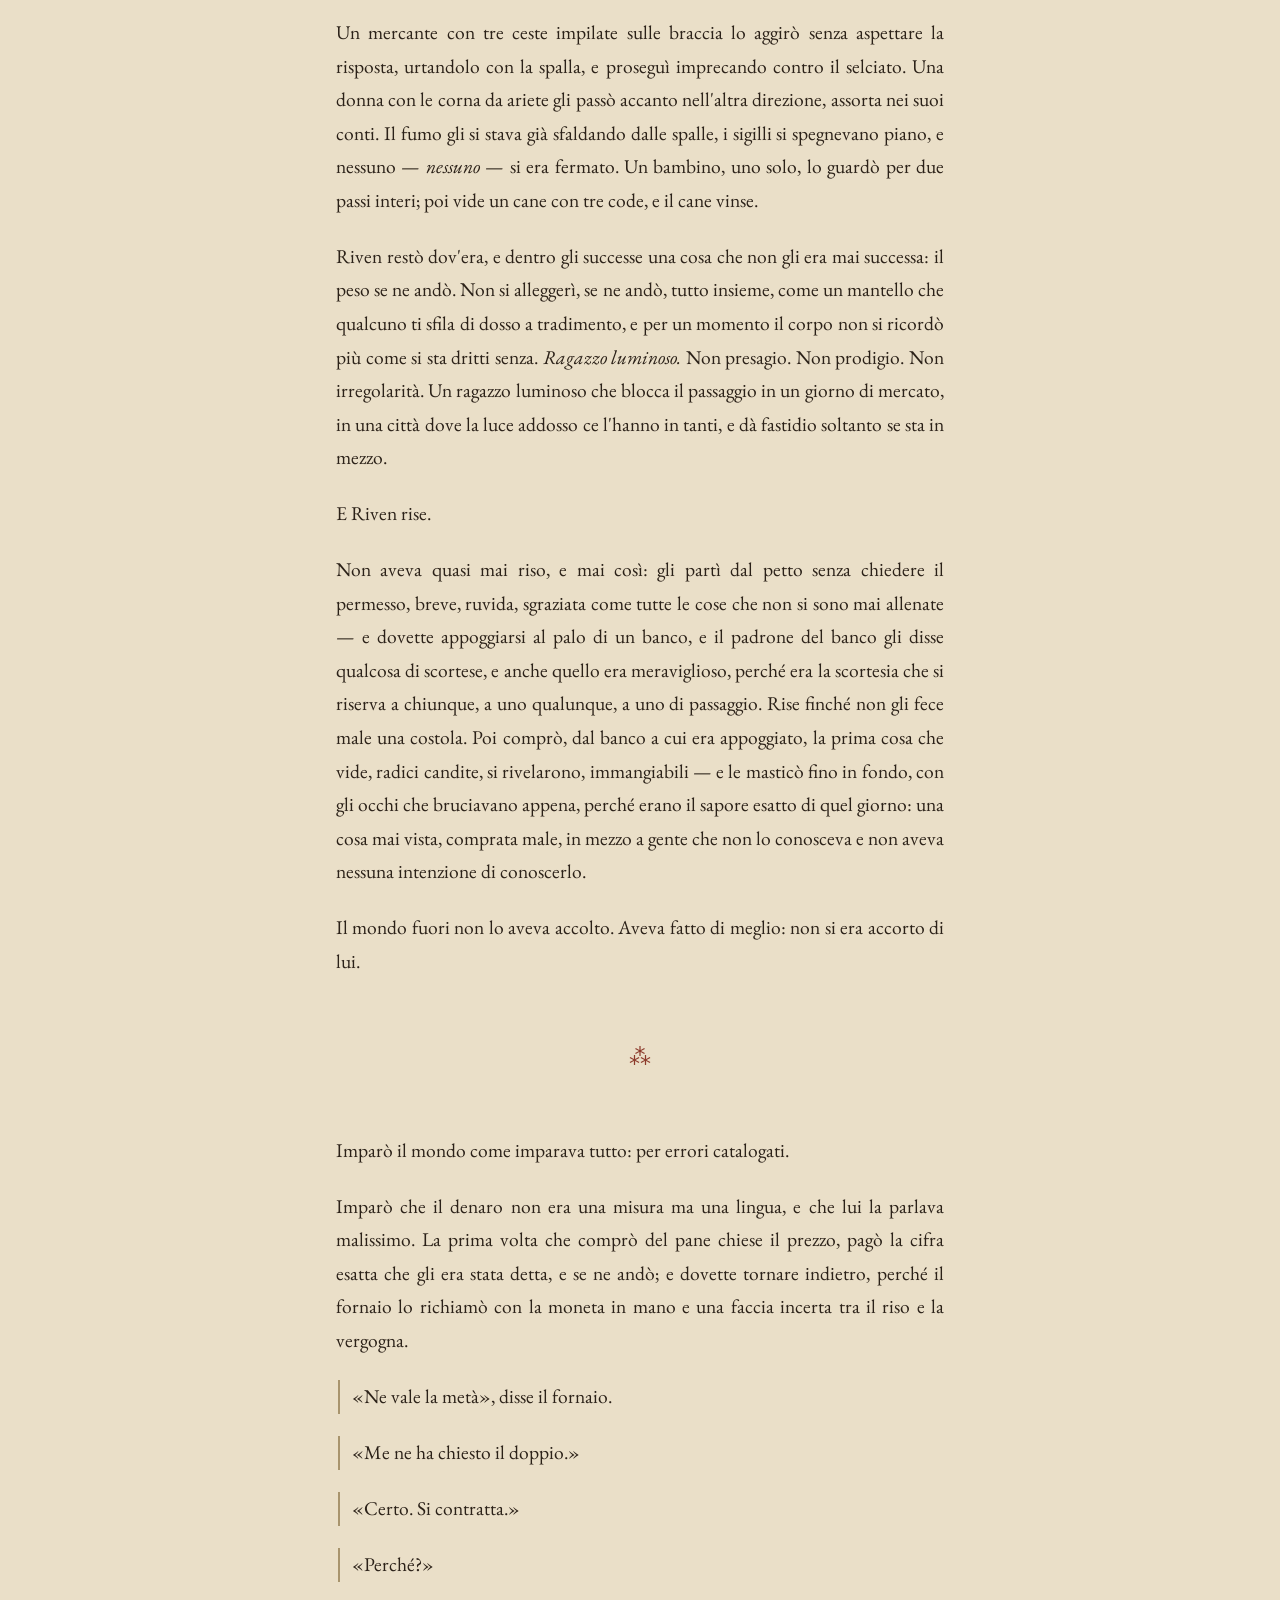
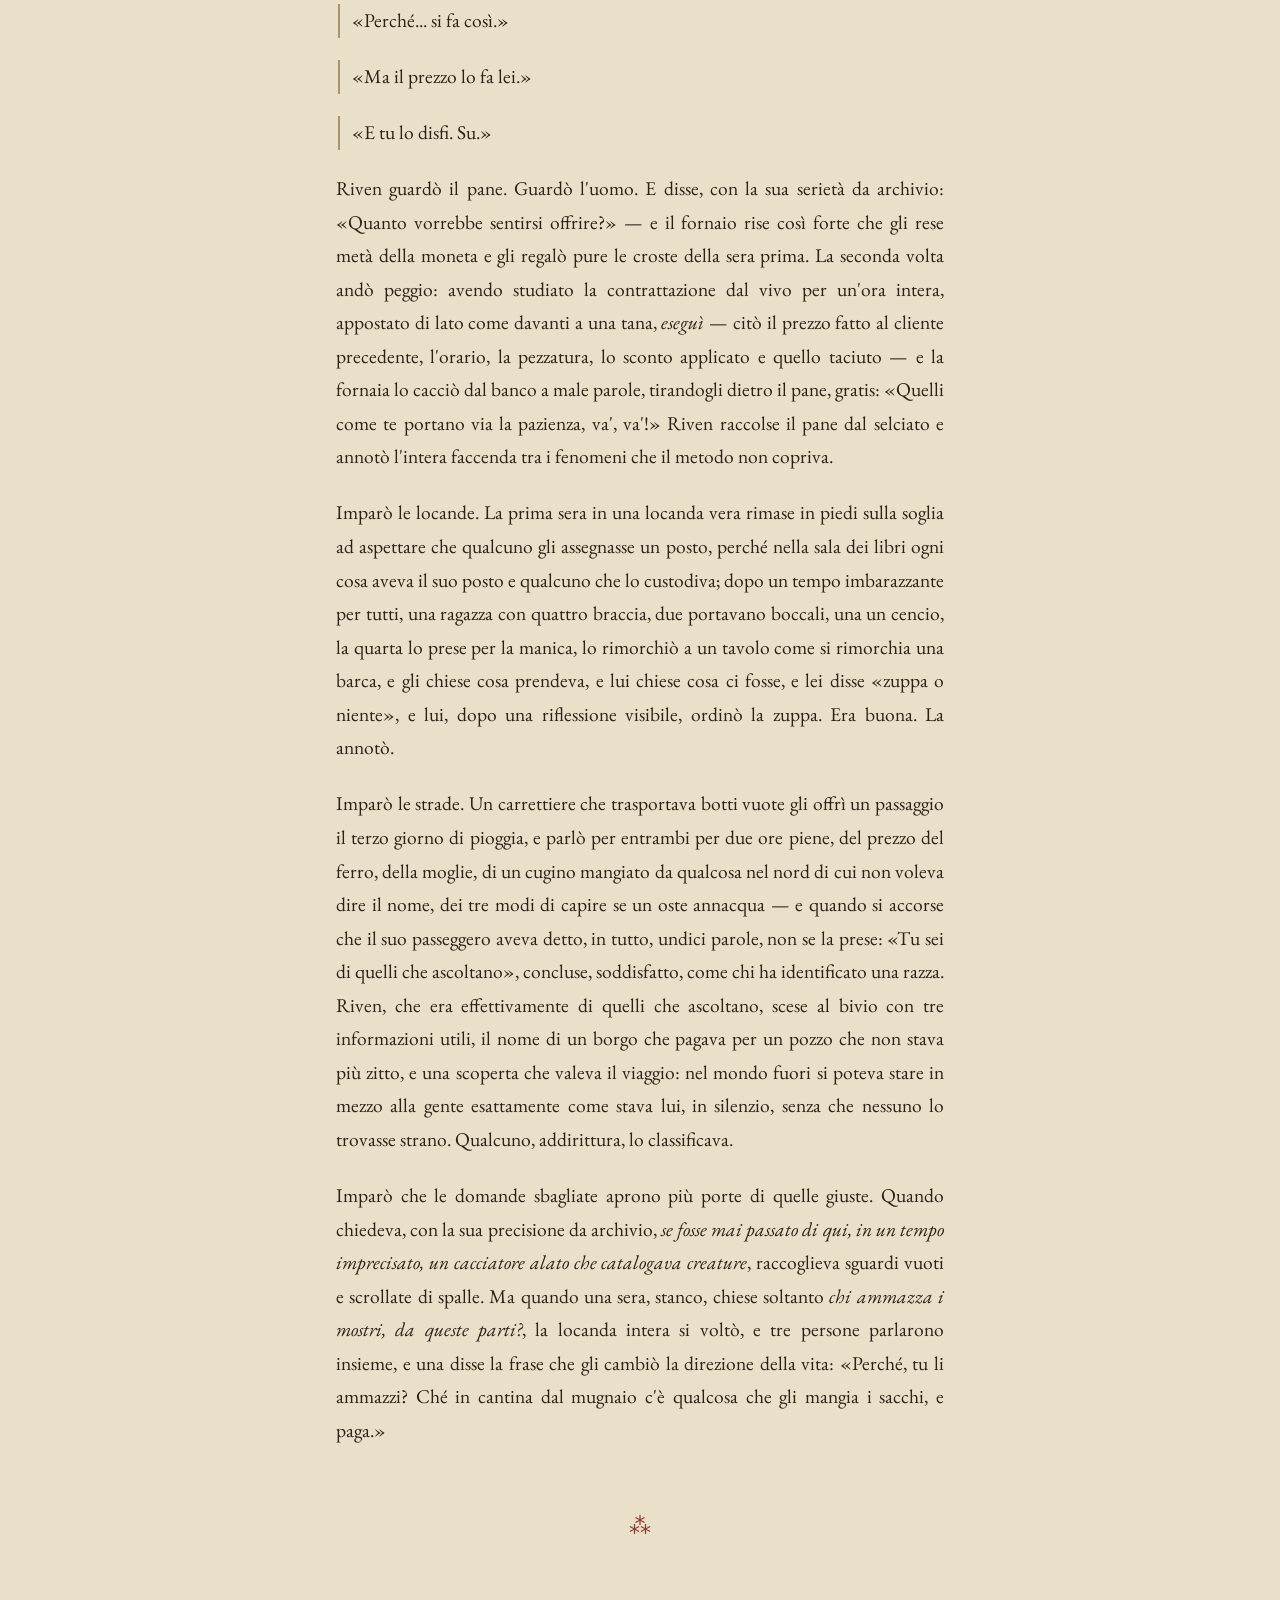
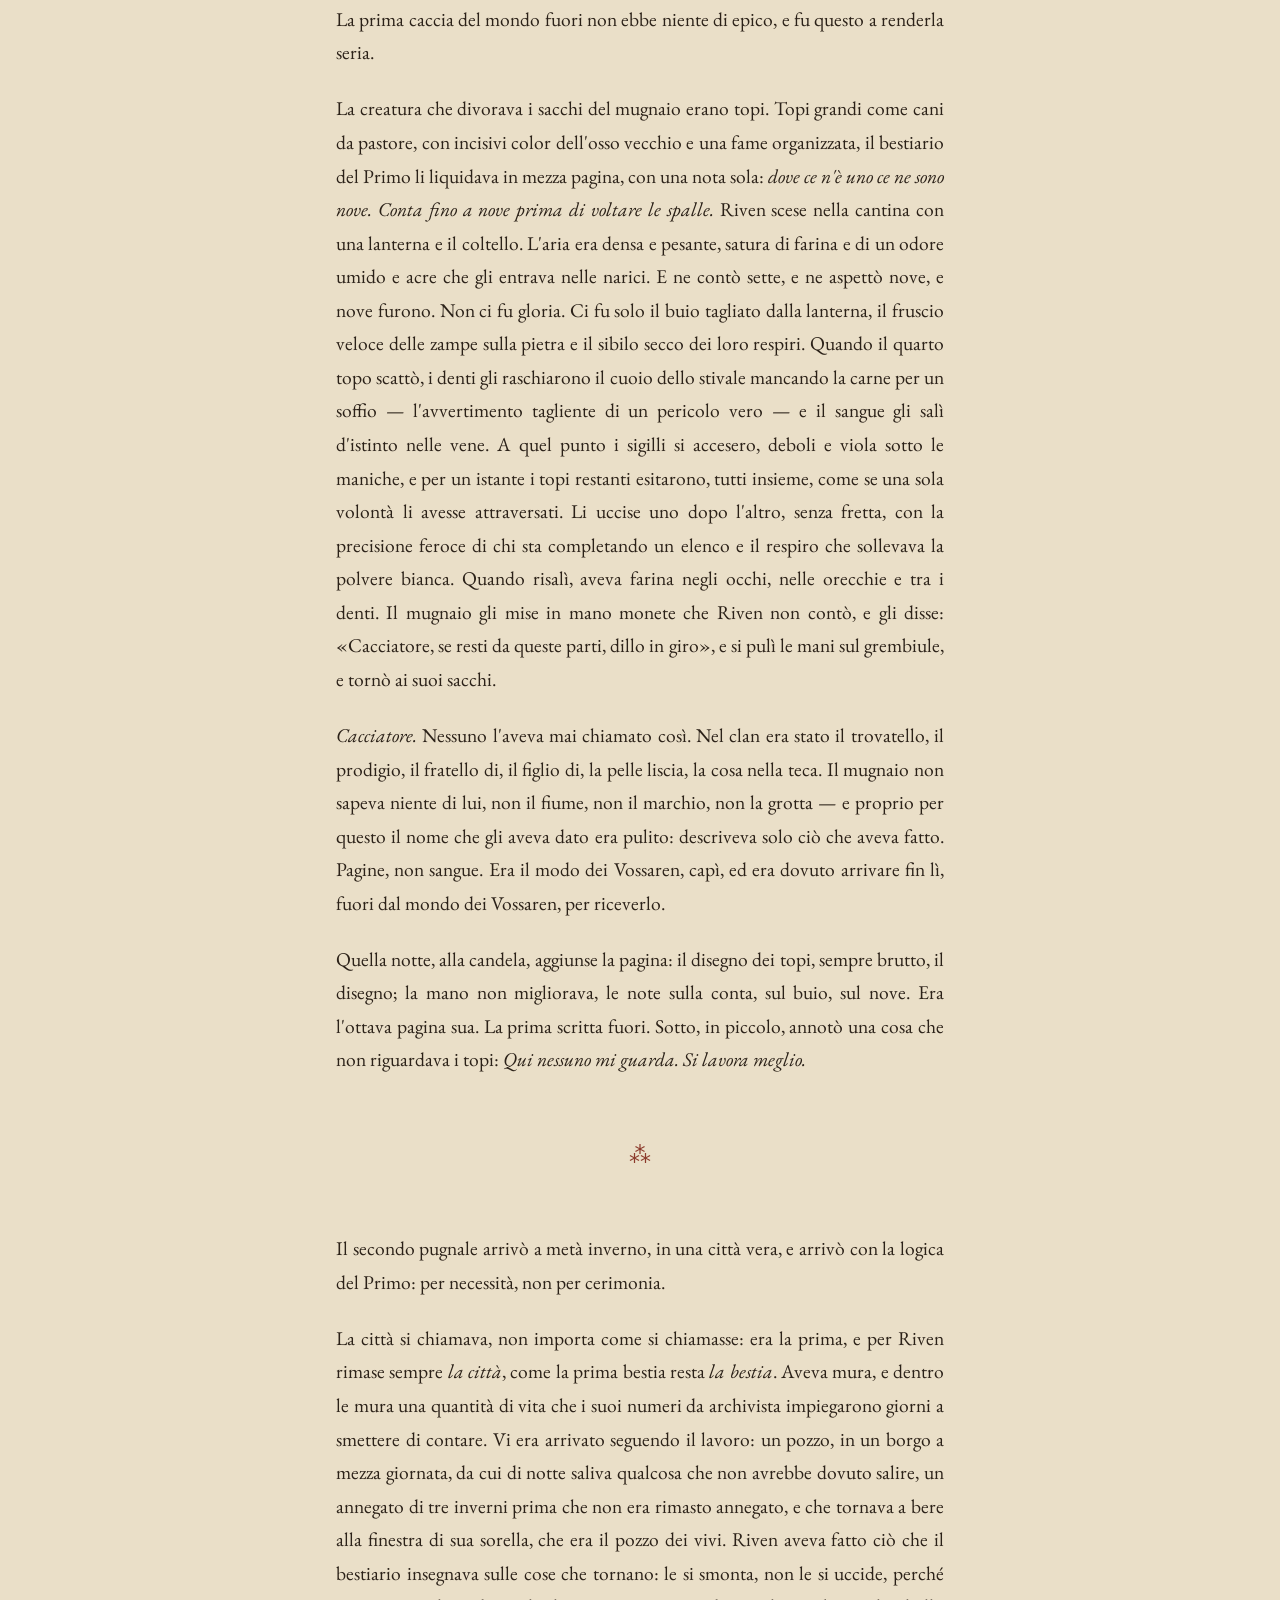
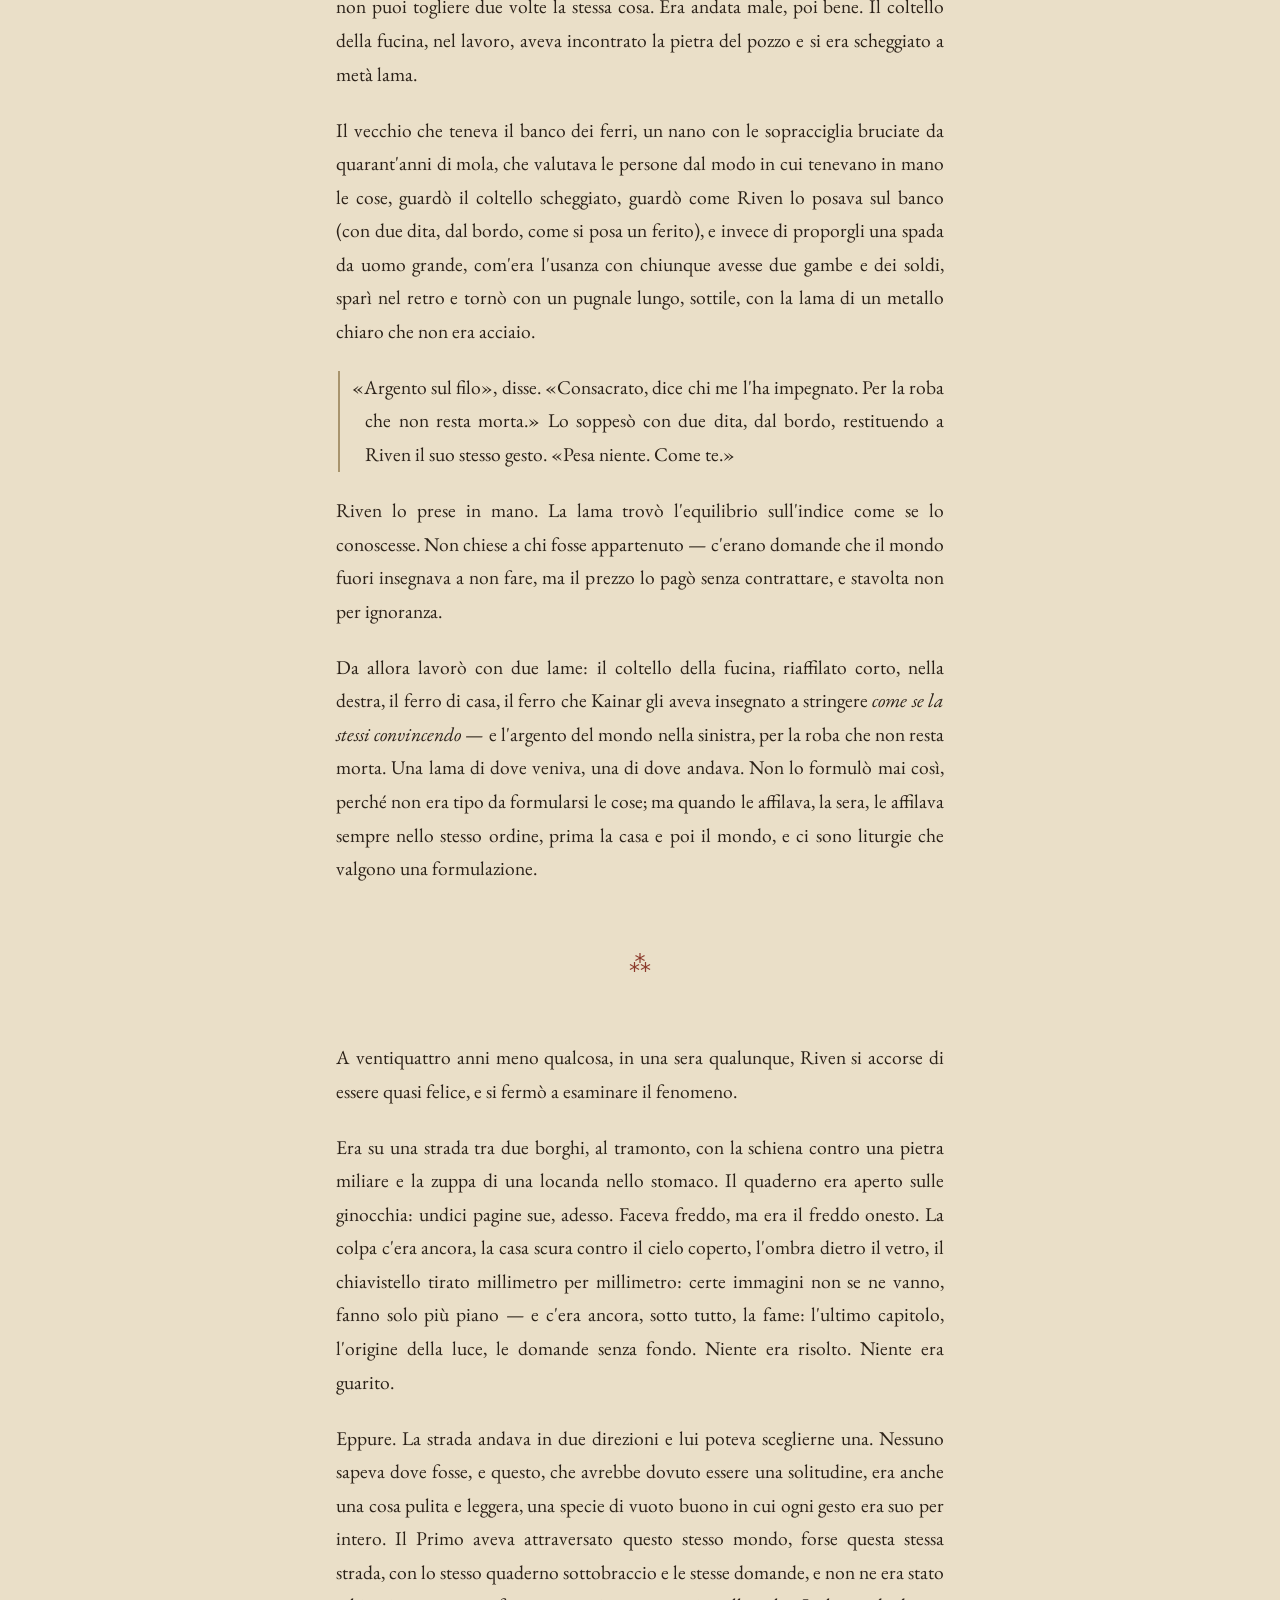
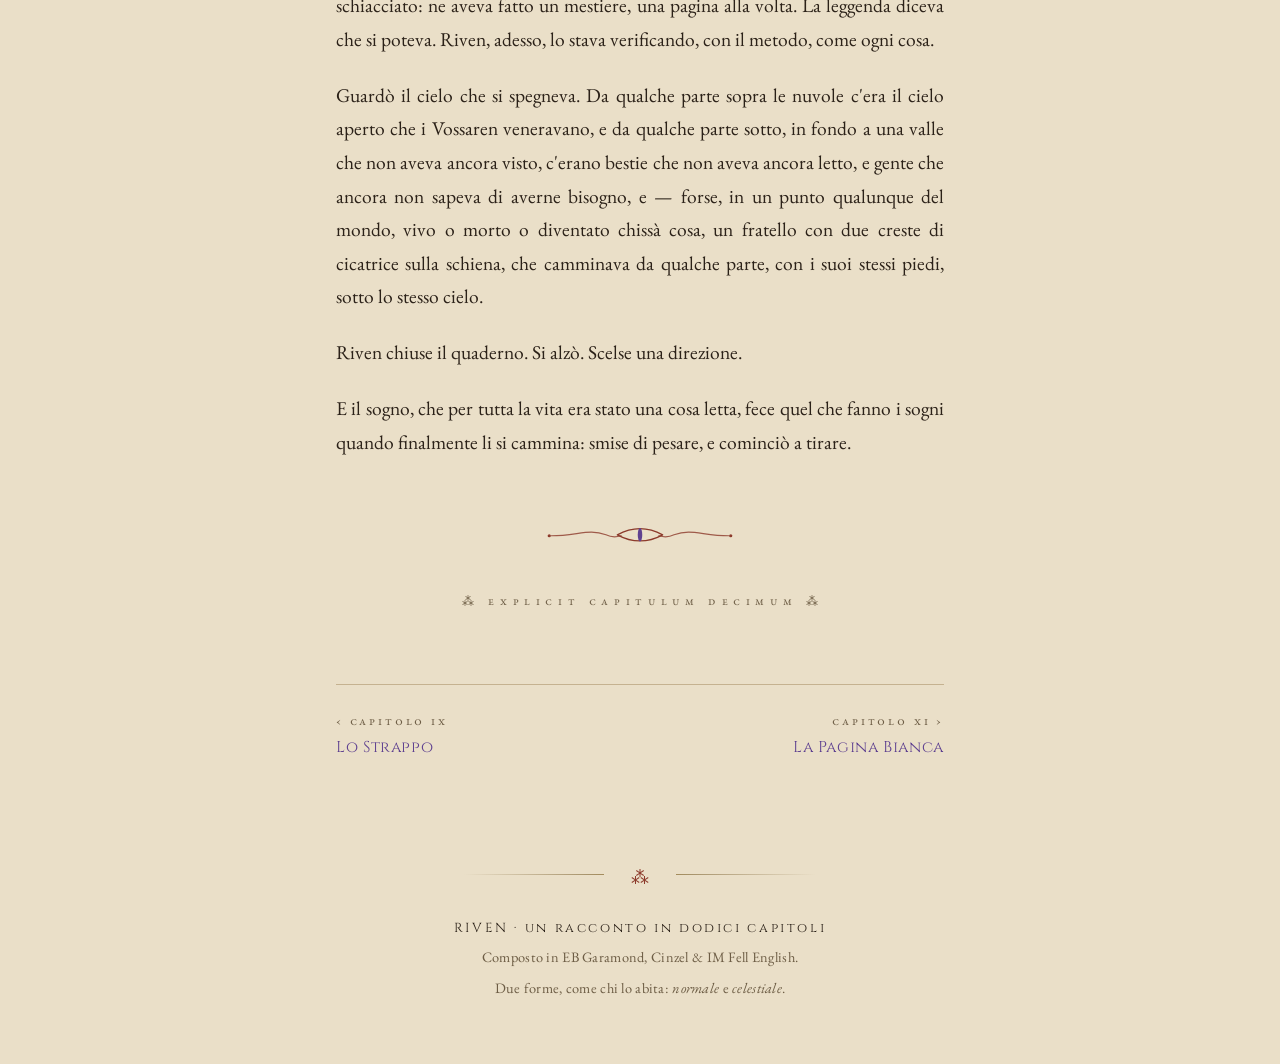
<file: capitoli/capitolo-10.html>
<!doctype html>
<html lang="it" data-tema="normale">
<head>
<meta charset="utf-8">
<meta name="viewport" content="width=device-width, initial-scale=1">
<title>X · Il Ragazzo Luminoso — RIVEN</title>
<meta name="description" content="Ti sposti, ragazzo luminoso?">
<meta property="og:title" content="X · Il Ragazzo Luminoso — RIVEN">
<meta property="og:description" content="Ti sposti, ragazzo luminoso?">
<link rel="preconnect" href="https://fonts.googleapis.com"><link rel="preconnect" href="https://fonts.gstatic.com" crossorigin><link href="https://fonts.googleapis.com/css2?family=Cinzel:wght@700;900&family=EB+Garamond:ital,wght@0,400;0,600;1,400;1,600&family=IM+Fell+English:ital@0;1&family=Caveat:wght@400;600;700&display=swap" rel="stylesheet">
<link rel="stylesheet" href="../css/stile.css?v=1781432288">
<script>try{var f=localStorage.getItem('riven-forma');if(!f)f=matchMedia('(prefers-color-scheme: dark)').matches?'celestiale':'normale';document.documentElement.setAttribute('data-tema',f);}catch(e){}</script>
</head>
<body class="capitolo" data-cap="X" data-titolo="Il Ragazzo Luminoso" data-file="capitolo-10.html"
      data-prev="capitolo-09.html" data-next="capitolo-11.html">
<div class="fiume" aria-hidden="true"><i></i></div>
<header class="barra">
  <a class="marchio" href="../index.html">RIVEN</a>
  <nav>
    <a href="../indice.html">Indice</a>
    <button class="forma" type="button"><svg class="occhio" viewBox="0 0 24 16" fill="none" aria-hidden="true">
  <path d="M2 8 Q12 1 22 8 Q12 15 2 8 Z" stroke="currentColor" stroke-width="1.4"/>
  <ellipse cx="12" cy="8" rx="1.4" ry="3.6" fill="currentColor"/>
</svg><span class="etichetta">forma celestiale</span></button>
  </nav>
</header>

<main class="pagina">
  <header class="testata">
    <div class="filigrana" aria-hidden="true">X</div>
    <p class="occhiello">Capitolo X</p>
    <h1 class="titolo">Il Ragazzo Luminoso</h1>
    <p class="epigrafe">«Ti sposti, ragazzo luminoso?»</p>
  </header>
  <figure class="tavola" data-base="../img/10">
    <div class="cornice">
      <div class="segnaposto">
        <span class="numerale">X</span>
      </div>
    </div>
    <figcaption>Tavola 10</figcaption>
  </figure>
  <article class="testo">
<p class="incipit"><span class="capolettera">I</span>l primo villaggio non lo vide arrivare, e fu la cosa più sconvolgente che gli fosse mai successa.</p>
<p>Riven ci entrò a metà mattina, dopo nove giorni di strada, con i vestiti induriti dalla polvere e il passo di chi ha imparato a dosarlo. Si era preparato, per quanto ci si possa preparare leggendo — a molte cose: alle case basse senza pietra, ai tetti di paglia, agli odori. Non si era preparato all'indifferenza. Sulla soglia del villaggio c'era un uomo che aggiustava una ruota, e l'uomo alzò gli occhi su di lui, e li riabbassò sulla ruota. Tutto qui. Nessun silenzio che cala. Nessun gruppo che si raccoglie. Nessuno sguardo da teca. Riven attraversò la strada principale da capo a fondo, un forestiero pallido e sottile con uno zaino e un coltello — e il villaggio continuò a fare il villaggio, e lui arrivò dall'altra parte con la strana vertigine di chi ha camminato su un ponte aspettandosi che crollasse, ed è ancora vivo, e non sa bene cosa farne.</p>
<p>Aveva passato la vita a essere guardato. Non aveva mai saputo, fino a quel momento, quanto pesasse, lo seppe togliendoselo di dosso, come si scopre il peso di un mantello solo quando lo si appende.</p>
<p>Nel secondo villaggio c'era un mercato, e al mercato Riven capì che i libri gli avevano insegnato i nomi delle cose ma non le cose.</p>
<p>C'era un banco che vendeva frutti di cui conosceva la classificazione e non il sapore. C'era una donna con la pelle a chiazze grigie e lisce — <em>mutaforme</em>, disse una parte di lui che schedava, <em>a metà della muta</em> — che litigava sul prezzo delle cipolle con la serenità feroce di chi litiga sul prezzo delle cipolle ogni santo giorno. C'era un essere alto il doppio di lui, con le spalle coperte da un muschio corto e curato come un prato, che annusava i meloni uno per uno, con delicatezza, e li rimetteva a posto. E c'erano bambini, dappertutto, rumorosi, sporchi, felici — e uno di loro, correndo, starnutì una piccola fiammata azzurra, e la madre lo sgridò non per il fuoco ma perché correva.</p>
<p>Riven si fermò in mezzo al mercato, e l'inventario gli andò in pezzi.</p>
<p>Era lo strumento più vecchio che avesse, guardare, scomporre, catalogare: lo faceva da prima di sapere che lo stava facendo — e per tutta la vita era bastato, perché il mondo, fin lì, era arrivato una cosa alla volta. Qui arrivava tutto insieme. Corna, code, creste, mantelli; una lingua mai letta urlata da un banco all'altro sopra una lingua mai sentita; pelli di tre colori per cui non aveva parole; l'odore del pesce e delle spezie e di una cosa dolce che friggeva da qualche parte; una risata grassa, una campana, un litigio. Provò a schedare, e perse il conto. Provò a contare, e perse l'ordine. La testa, quella testa che aveva archiviato genealogie intere, che teneva a mente i punti di giuntura di ogni bestia, si arrese a metà piazza, alzò le mani, e per la prima volta in ventitré anni Riven smise di leggere il mondo e si limitò a guardarlo, a bocca socchiusa, girando piano su sé stesso come fanno i bambini sotto la prima neve.</p>
<p>Il mondo era un bestiario che si era alzato in piedi e si era messo a comprare il pane. E nessuna delle sue pagine, nessuna — guardava lui.</p>
<p>Avrebbe potuto capirlo dai libri, e invece lo capì lì, in mezzo alla piazza, con la lentezza delle cose troppo grandi: lui non veniva dal mondo. Veniva da due chiusure. Una che non ricordava, il luogo che l'aveva consegnato all'acqua prima ancora che avesse un nome, e di cui non sapeva altro se non che non l'aveva voluto; e una che ricordava fin troppo bene, un clan di studiosi chiuso intorno ai propri archivi, dove tutto ciò che non si poteva catalogare restava per sempre una meraviglia da teca. Due stanze serrate, una dietro l'altra — e lui aveva passato la vita a credere che fossero il mondo. Questo, invece, era il crocevia. Qui le strade si incontravano da secoli, e con le strade il sangue, e col sangue le forme; e in un posto dove ogni faccia era diversa da ogni altra faccia, nessuna diversità bastava più a fare notizia.</p>
<p>E mentre lo capiva, mentre la cosa gli saliva dentro, calda, troppo in fretta per darle un nome, il sangue gli corse. Fu un istante: i sigilli si scaldarono lungo gli avambracci, viola fin sopra i polsi, e dalle scapole il fumo sbocciò da solo, mezzo palmo di ali scure e indecise, la vecchia reazione del corpo a tutto ciò che era troppo. Paura, vergogna. Stupore, a quanto pareva.</p>
<p>Riven si irrigidì da capo a piedi. Aspettò. Conosceva a memoria ciò che veniva adesso: il silenzio che cala, il cerchio che si allarga, gli occhi, gli occhi soprattutto, quel modo di guardare che mette un vetro tra te e il resto. Strinse i denti, e aspettò la teca.</p>
<p class="dialogo">«Ti sposti, ragazzo luminoso?»</p>
<p>Un mercante con tre ceste impilate sulle braccia lo aggirò senza aspettare la risposta, urtandolo con la spalla, e proseguì imprecando contro il selciato. Una donna con le corna da ariete gli passò accanto nell'altra direzione, assorta nei suoi conti. Il fumo gli si stava già sfaldando dalle spalle, i sigilli si spegnevano piano, e nessuno — <em>nessuno</em> — si era fermato. Un bambino, uno solo, lo guardò per due passi interi; poi vide un cane con tre code, e il cane vinse.</p>
<p>Riven restò dov'era, e dentro gli successe una cosa che non gli era mai successa: il peso se ne andò. Non si alleggerì, se ne andò, tutto insieme, come un mantello che qualcuno ti sfila di dosso a tradimento, e per un momento il corpo non si ricordò più come si sta dritti senza. <em>Ragazzo luminoso.</em> Non presagio. Non prodigio. Non irregolarità. Un ragazzo luminoso che blocca il passaggio in un giorno di mercato, in una città dove la luce addosso ce l'hanno in tanti, e dà fastidio soltanto se sta in mezzo.</p>
<p>E Riven rise.</p>
<p>Non aveva quasi mai riso, e mai così: gli partì dal petto senza chiedere il permesso, breve, ruvida, sgraziata come tutte le cose che non si sono mai allenate — e dovette appoggiarsi al palo di un banco, e il padrone del banco gli disse qualcosa di scortese, e anche quello era meraviglioso, perché era la scortesia che si riserva a chiunque, a uno qualunque, a uno di passaggio. Rise finché non gli fece male una costola. Poi comprò, dal banco a cui era appoggiato, la prima cosa che vide, radici candite, si rivelarono, immangiabili — e le masticò fino in fondo, con gli occhi che bruciavano appena, perché erano il sapore esatto di quel giorno: una cosa mai vista, comprata male, in mezzo a gente che non lo conosceva e non aveva nessuna intenzione di conoscerlo.</p>
<p>Il mondo fuori non lo aveva accolto. Aveva fatto di meglio: non si era accorto di lui.</p>
<div class="separatore" aria-hidden="true">⁂</div>
<p>Imparò il mondo come imparava tutto: per errori catalogati.</p>
<p>Imparò che il denaro non era una misura ma una lingua, e che lui la parlava malissimo. La prima volta che comprò del pane chiese il prezzo, pagò la cifra esatta che gli era stata detta, e se ne andò; e dovette tornare indietro, perché il fornaio lo richiamò con la moneta in mano e una faccia incerta tra il riso e la vergogna.</p>
<p class="dialogo">«Ne vale la metà», disse il fornaio.</p>
<p class="dialogo">«Me ne ha chiesto il doppio.»</p>
<p class="dialogo">«Certo. Si contratta.»</p>
<p class="dialogo">«Perché?»</p>
<p class="dialogo">«Perché... si fa così.»</p>
<p class="dialogo">«Ma il prezzo lo fa lei.»</p>
<p class="dialogo">«E tu lo disfi. Su.»</p>
<p>Riven guardò il pane. Guardò l'uomo. E disse, con la sua serietà da archivio: «Quanto vorrebbe sentirsi offrire?» — e il fornaio rise così forte che gli rese metà della moneta e gli regalò pure le croste della sera prima. La seconda volta andò peggio: avendo studiato la contrattazione dal vivo per un'ora intera, appostato di lato come davanti a una tana, <em>eseguì</em> — citò il prezzo fatto al cliente precedente, l'orario, la pezzatura, lo sconto applicato e quello taciuto — e la fornaia lo cacciò dal banco a male parole, tirandogli dietro il pane, gratis: «Quelli come te portano via la pazienza, va', va'!» Riven raccolse il pane dal selciato e annotò l'intera faccenda tra i fenomeni che il metodo non copriva.</p>
<p>Imparò le locande. La prima sera in una locanda vera rimase in piedi sulla soglia ad aspettare che qualcuno gli assegnasse un posto, perché nella sala dei libri ogni cosa aveva il suo posto e qualcuno che lo custodiva; dopo un tempo imbarazzante per tutti, una ragazza con quattro braccia, due portavano boccali, una un cencio, la quarta lo prese per la manica, lo rimorchiò a un tavolo come si rimorchia una barca, e gli chiese cosa prendeva, e lui chiese cosa ci fosse, e lei disse «zuppa o niente», e lui, dopo una riflessione visibile, ordinò la zuppa. Era buona. La annotò.</p>
<p>Imparò le strade. Un carrettiere che trasportava botti vuote gli offrì un passaggio il terzo giorno di pioggia, e parlò per entrambi per due ore piene, del prezzo del ferro, della moglie, di un cugino mangiato da qualcosa nel nord di cui non voleva dire il nome, dei tre modi di capire se un oste annacqua — e quando si accorse che il suo passeggero aveva detto, in tutto, undici parole, non se la prese: «Tu sei di quelli che ascoltano», concluse, soddisfatto, come chi ha identificato una razza. Riven, che era effettivamente di quelli che ascoltano, scese al bivio con tre informazioni utili, il nome di un borgo che pagava per un pozzo che non stava più zitto, e una scoperta che valeva il viaggio: nel mondo fuori si poteva stare in mezzo alla gente esattamente come stava lui, in silenzio, senza che nessuno lo trovasse strano. Qualcuno, addirittura, lo classificava.</p>
<p>Imparò che le domande sbagliate aprono più porte di quelle giuste. Quando chiedeva, con la sua precisione da archivio, <em>se fosse mai passato di qui, in un tempo imprecisato, un cacciatore alato che catalogava creature</em>, raccoglieva sguardi vuoti e scrollate di spalle. Ma quando una sera, stanco, chiese soltanto <em>chi ammazza i mostri, da queste parti?</em>, la locanda intera si voltò, e tre persone parlarono insieme, e una disse la frase che gli cambiò la direzione della vita: «Perché, tu li ammazzi? Ché in cantina dal mugnaio c'è qualcosa che gli mangia i sacchi, e paga.»</p>
<div class="separatore" aria-hidden="true">⁂</div>
<p>La prima caccia del mondo fuori non ebbe niente di epico, e fu questo a renderla seria.</p>
<p>La creatura che divorava i sacchi del mugnaio erano topi. Topi grandi come cani da pastore, con incisivi color dell'osso vecchio e una fame organizzata, il bestiario del Primo li liquidava in mezza pagina, con una nota sola: <em>dove ce n'è uno ce ne sono nove. Conta fino a nove prima di voltare le spalle.</em> Riven scese nella cantina con una lanterna e il coltello. L'aria era densa e pesante, satura di farina e di un odore umido e acre che gli entrava nelle narici. E ne contò sette, e ne aspettò nove, e nove furono. Non ci fu gloria. Ci fu solo il buio tagliato dalla lanterna, il fruscio veloce delle zampe sulla pietra e il sibilo secco dei loro respiri. Quando il quarto topo scattò, i denti gli raschiarono il cuoio dello stivale mancando la carne per un soffio — l'avvertimento tagliente di un pericolo vero — e il sangue gli salì d'istinto nelle vene. A quel punto i sigilli si accesero, deboli e viola sotto le maniche, e per un istante i topi restanti esitarono, tutti insieme, come se una sola volontà li avesse attraversati. Li uccise uno dopo l'altro, senza fretta, con la precisione feroce di chi sta completando un elenco e il respiro che sollevava la polvere bianca. Quando risalì, aveva farina negli occhi, nelle orecchie e tra i denti. Il mugnaio gli mise in mano monete che Riven non contò, e gli disse: «Cacciatore, se resti da queste parti, dillo in giro», e si pulì le mani sul grembiule, e tornò ai suoi sacchi.</p>
<p><em>Cacciatore.</em> Nessuno l'aveva mai chiamato così. Nel clan era stato il trovatello, il prodigio, il fratello di, il figlio di, la pelle liscia, la cosa nella teca. Il mugnaio non sapeva niente di lui, non il fiume, non il marchio, non la grotta — e proprio per questo il nome che gli aveva dato era pulito: descriveva solo ciò che aveva fatto. Pagine, non sangue. Era il modo dei Vossaren, capì, ed era dovuto arrivare fin lì, fuori dal mondo dei Vossaren, per riceverlo.</p>
<p>Quella notte, alla candela, aggiunse la pagina: il disegno dei topi, sempre brutto, il disegno; la mano non migliorava, le note sulla conta, sul buio, sul nove. Era l'ottava pagina sua. La prima scritta fuori. Sotto, in piccolo, annotò una cosa che non riguardava i topi: <em>Qui nessuno mi guarda. Si lavora meglio.</em></p>
<div class="separatore" aria-hidden="true">⁂</div>
<p>Il secondo pugnale arrivò a metà inverno, in una città vera, e arrivò con la logica del Primo: per necessità, non per cerimonia.</p>
<p>La città si chiamava, non importa come si chiamasse: era la prima, e per Riven rimase sempre <em>la città</em>, come la prima bestia resta <em>la bestia</em>. Aveva mura, e dentro le mura una quantità di vita che i suoi numeri da archivista impiegarono giorni a smettere di contare. Vi era arrivato seguendo il lavoro: un pozzo, in un borgo a mezza giornata, da cui di notte saliva qualcosa che non avrebbe dovuto salire, un annegato di tre inverni prima che non era rimasto annegato, e che tornava a bere alla finestra di sua sorella, che era il pozzo dei vivi. Riven aveva fatto ciò che il bestiario insegnava sulle cose che tornano: le si smonta, non le si uccide, perché non puoi togliere due volte la stessa cosa. Era andata male, poi bene. Il coltello della fucina, nel lavoro, aveva incontrato la pietra del pozzo e si era scheggiato a metà lama.</p>
<p>Il vecchio che teneva il banco dei ferri, un nano con le sopracciglia bruciate da quarant'anni di mola, che valutava le persone dal modo in cui tenevano in mano le cose, guardò il coltello scheggiato, guardò come Riven lo posava sul banco (con due dita, dal bordo, come si posa un ferito), e invece di proporgli una spada da uomo grande, com'era l'usanza con chiunque avesse due gambe e dei soldi, sparì nel retro e tornò con un pugnale lungo, sottile, con la lama di un metallo chiaro che non era acciaio.</p>
<p class="dialogo">«Argento sul filo», disse. «Consacrato, dice chi me l'ha impegnato. Per la roba che non resta morta.» Lo soppesò con due dita, dal bordo, restituendo a Riven il suo stesso gesto. «Pesa niente. Come te.»</p>
<p>Riven lo prese in mano. La lama trovò l'equilibrio sull'indice come se lo conoscesse. Non chiese a chi fosse appartenuto — c'erano domande che il mondo fuori insegnava a non fare, ma il prezzo lo pagò senza contrattare, e stavolta non per ignoranza.</p>
<p>Da allora lavorò con due lame: il coltello della fucina, riaffilato corto, nella destra, il ferro di casa, il ferro che Kainar gli aveva insegnato a stringere <em>come se la stessi convincendo</em> — e l'argento del mondo nella sinistra, per la roba che non resta morta. Una lama di dove veniva, una di dove andava. Non lo formulò mai così, perché non era tipo da formularsi le cose; ma quando le affilava, la sera, le affilava sempre nello stesso ordine, prima la casa e poi il mondo, e ci sono liturgie che valgono una formulazione.</p>
<div class="separatore" aria-hidden="true">⁂</div>
<p>A ventiquattro anni meno qualcosa, in una sera qualunque, Riven si accorse di essere quasi felice, e si fermò a esaminare il fenomeno.</p>
<p>Era su una strada tra due borghi, al tramonto, con la schiena contro una pietra miliare e la zuppa di una locanda nello stomaco. Il quaderno era aperto sulle ginocchia: undici pagine sue, adesso. Faceva freddo, ma era il freddo onesto. La colpa c'era ancora, la casa scura contro il cielo coperto, l'ombra dietro il vetro, il chiavistello tirato millimetro per millimetro: certe immagini non se ne vanno, fanno solo più piano — e c'era ancora, sotto tutto, la fame: l'ultimo capitolo, l'origine della luce, le domande senza fondo. Niente era risolto. Niente era guarito.</p>
<p>Eppure. La strada andava in due direzioni e lui poteva sceglierne una. Nessuno sapeva dove fosse, e questo, che avrebbe dovuto essere una solitudine, era anche una cosa pulita e leggera, una specie di vuoto buono in cui ogni gesto era suo per intero. Il Primo aveva attraversato questo stesso mondo, forse questa stessa strada, con lo stesso quaderno sottobraccio e le stesse domande, e non ne era stato schiacciato: ne aveva fatto un mestiere, una pagina alla volta. La leggenda diceva che si poteva. Riven, adesso, lo stava verificando, con il metodo, come ogni cosa.</p>
<p>Guardò il cielo che si spegneva. Da qualche parte sopra le nuvole c'era il cielo aperto che i Vossaren veneravano, e da qualche parte sotto, in fondo a una valle che non aveva ancora visto, c'erano bestie che non aveva ancora letto, e gente che ancora non sapeva di averne bisogno, e — forse, in un punto qualunque del mondo, vivo o morto o diventato chissà cosa, un fratello con due creste di cicatrice sulla schiena, che camminava da qualche parte, con i suoi stessi piedi, sotto lo stesso cielo.</p>
<p>Riven chiuse il quaderno. Si alzò. Scelse una direzione.</p>
<p>E il sogno, che per tutta la vita era stato una cosa letta, fece quel che fanno i sogni quando finalmente li si cammina: smise di pesare, e cominciò a tirare.</p>
  </article>
  <div class="finalino-wrap"><svg class="finalino" viewBox="0 0 220 46" fill="none" aria-hidden="true"><g class="vite"><path d="M16 23 C44 23 56 15 74 22 C80 25 84 25 90 23"/><path d="M204 23 C176 23 164 15 146 22 C140 25 136 25 130 23"/><circle class="pieno" cx="14" cy="23" r="1.7"/><circle class="pieno" cx="206" cy="23" r="1.7"/></g><g class="motivo"><path d="M86 22 Q110 9 134 22 Q110 35 86 22 Z"/><ellipse class="pieno" cx="110" cy="22" rx="2.4" ry="7.2"/></g></svg></div>
  <p class="explicit">⁂ explicit capitulum decimum ⁂</p>

  <nav class="passi">
    <a href="capitolo-09.html"><span class="verso">‹ capitolo ix</span><span class="dove">Lo Strappo</span></a>
    <a class="innanzi" href="capitolo-11.html"><span class="verso">capitolo xi ›</span><span class="dove">La Pagina Bianca</span></a>
  </nav>
</main>
<footer class="colophon">
  <span class="fregio">⁂</span>
  <p>RIVEN · un racconto in dodici capitoli</p>
  <p>Composto in EB Garamond, Cinzel &amp; IM Fell English.</p>
  <p>Due forme, come chi lo abita: <em>normale</em> e <em>celestiale</em>.</p>
</footer>
<script src="../js/lettura.js?v=1781432288"></script>
</body>
</html>
</file>
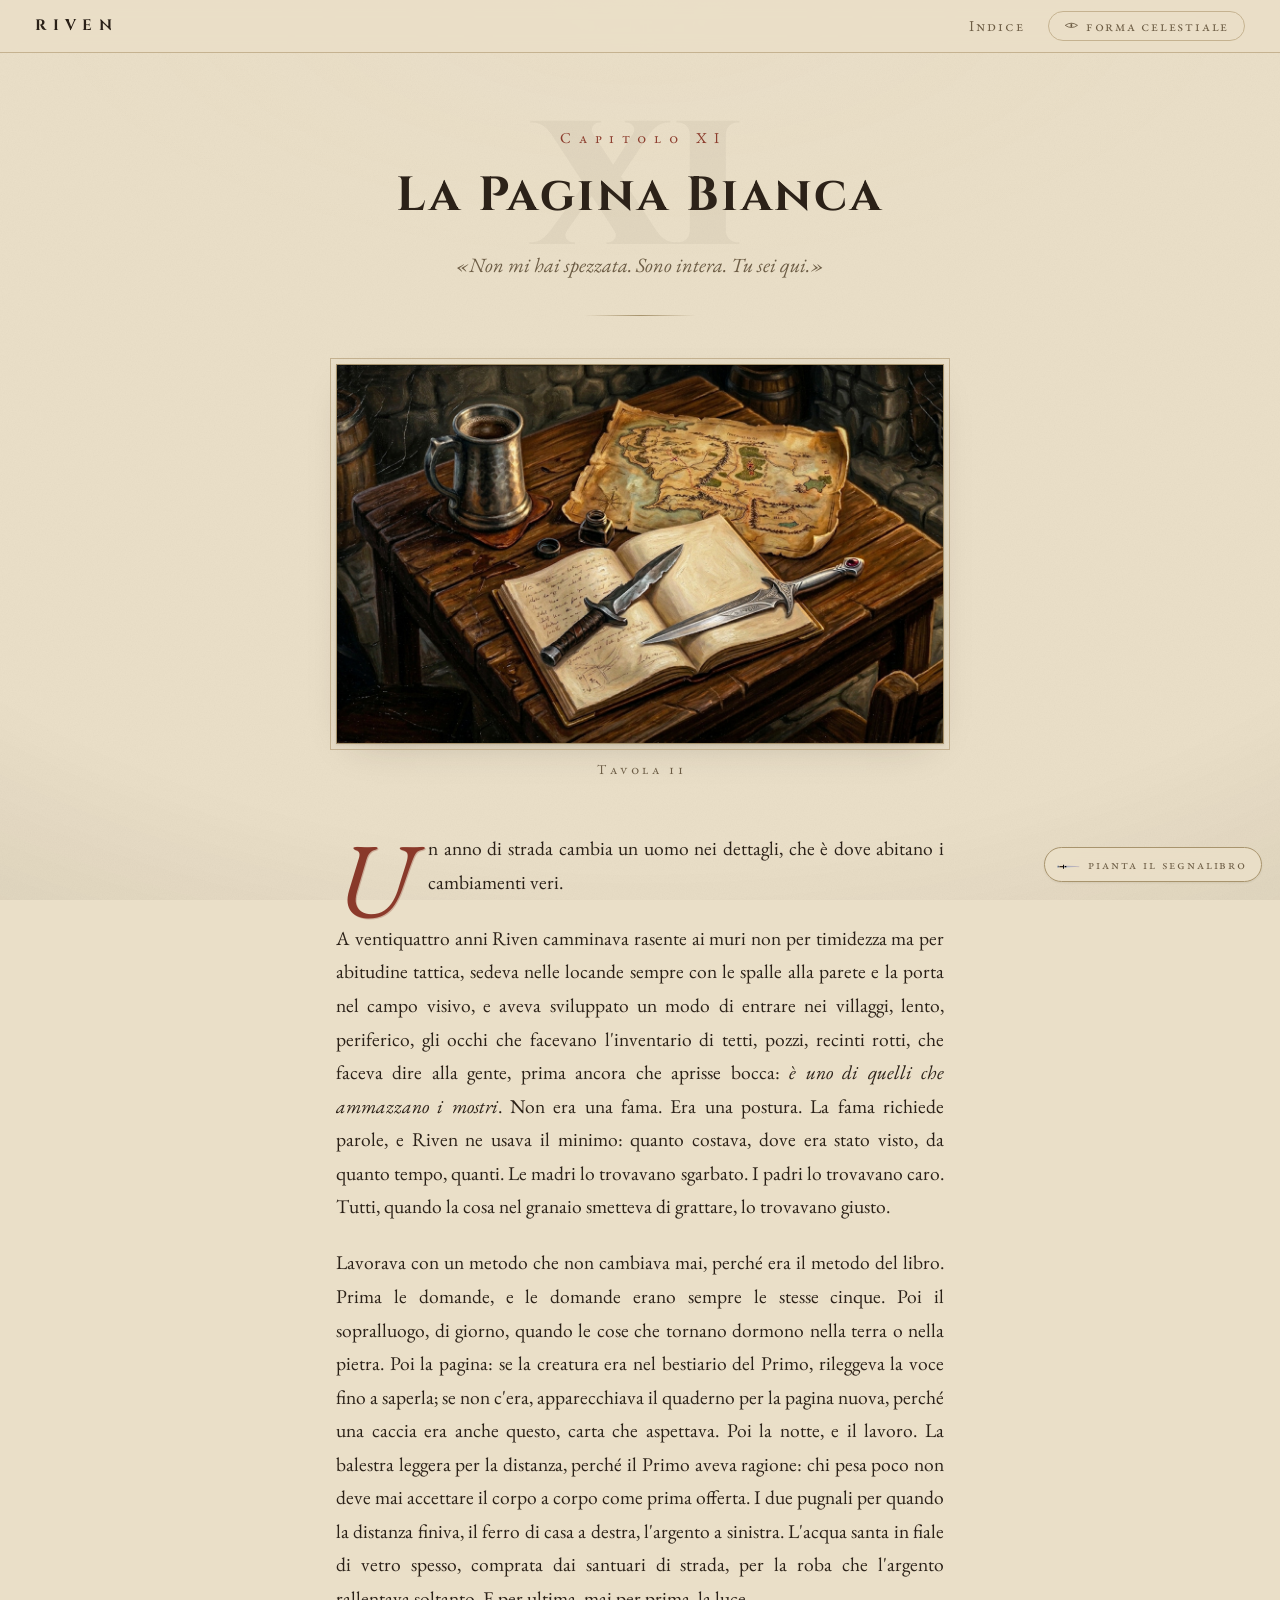
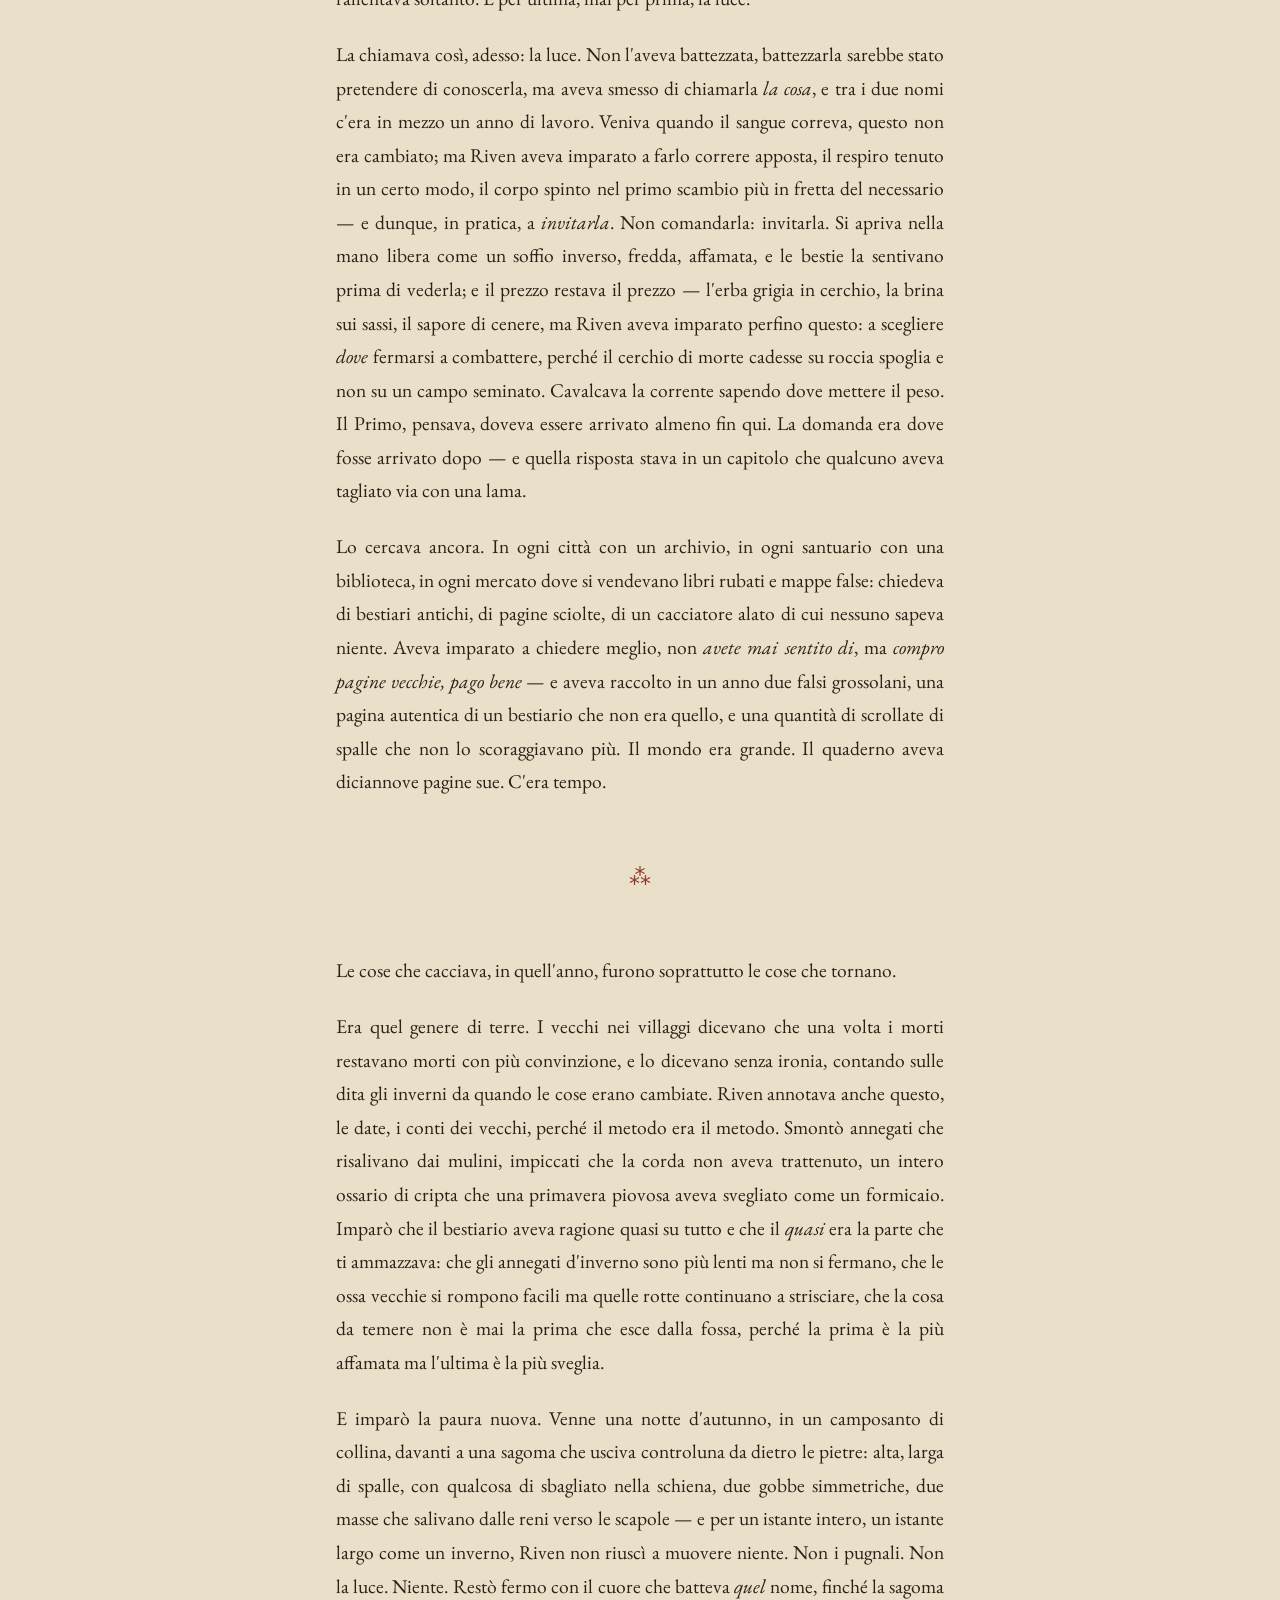
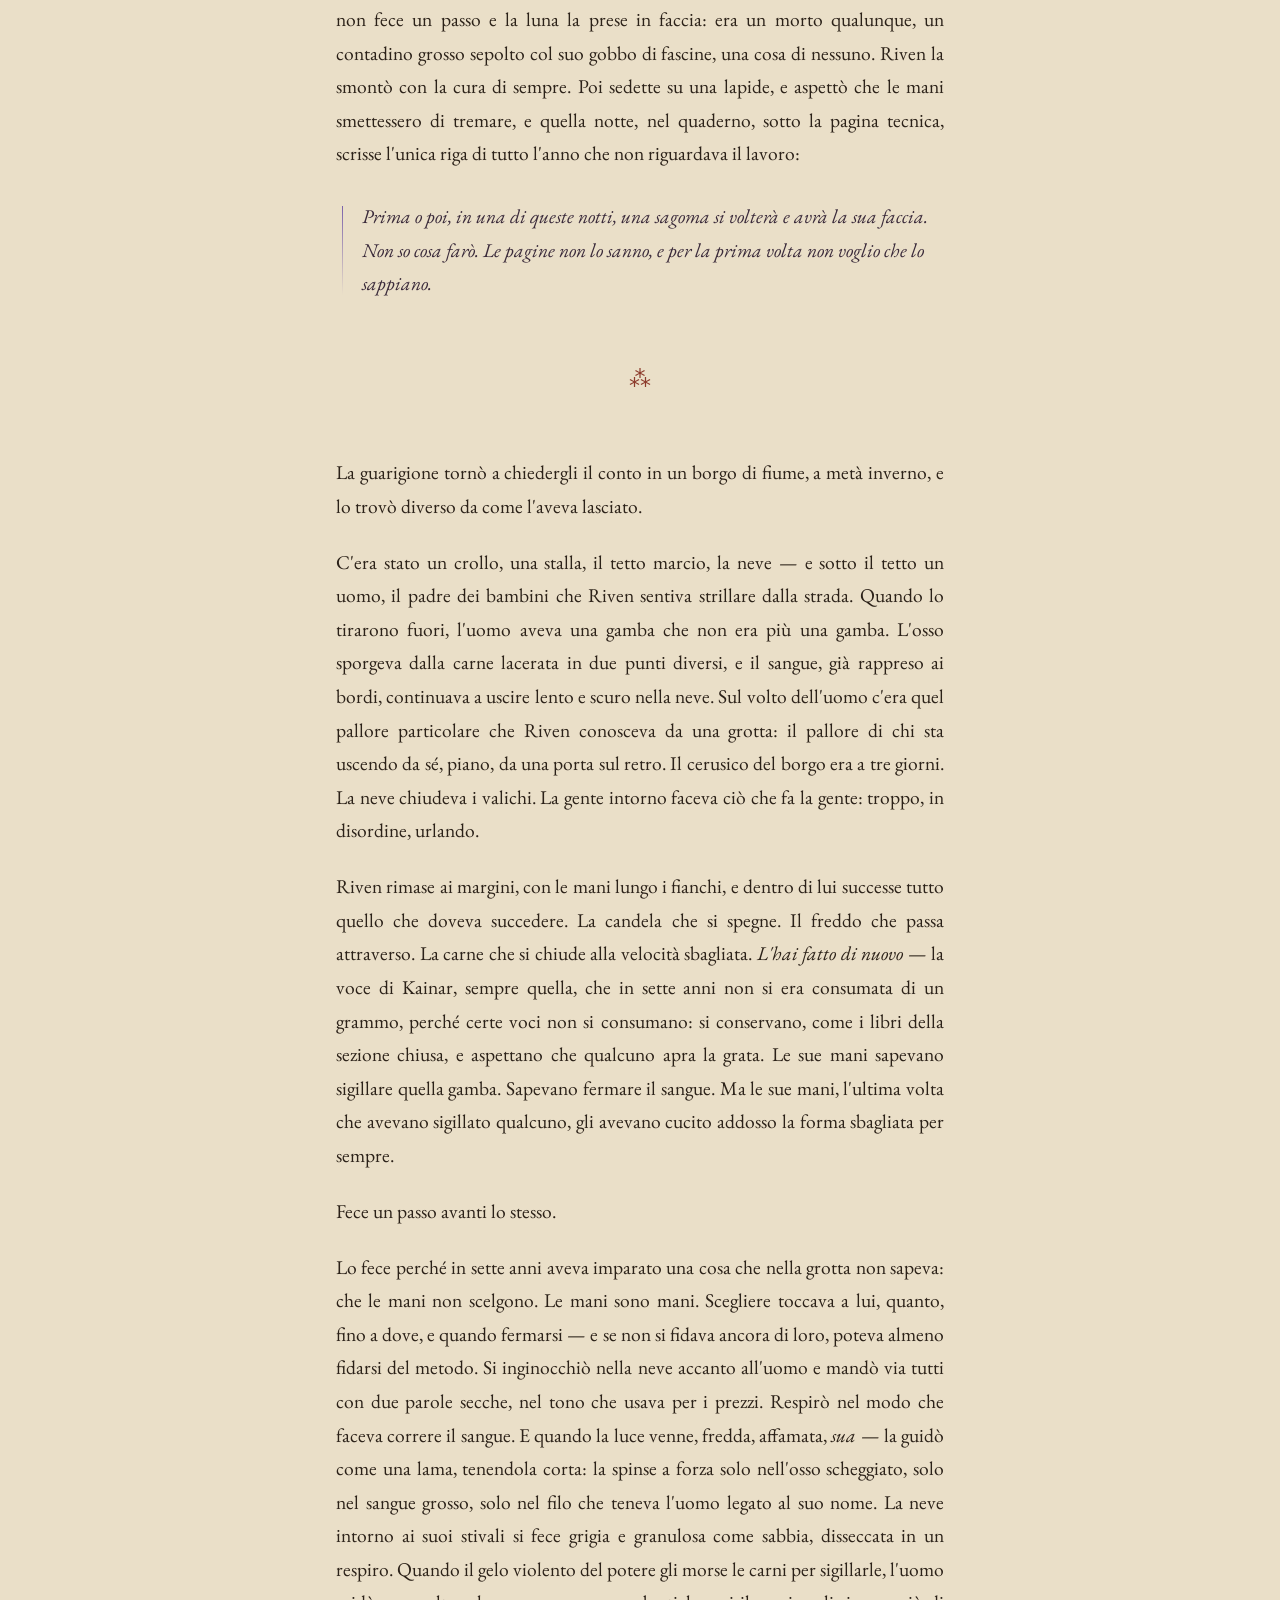
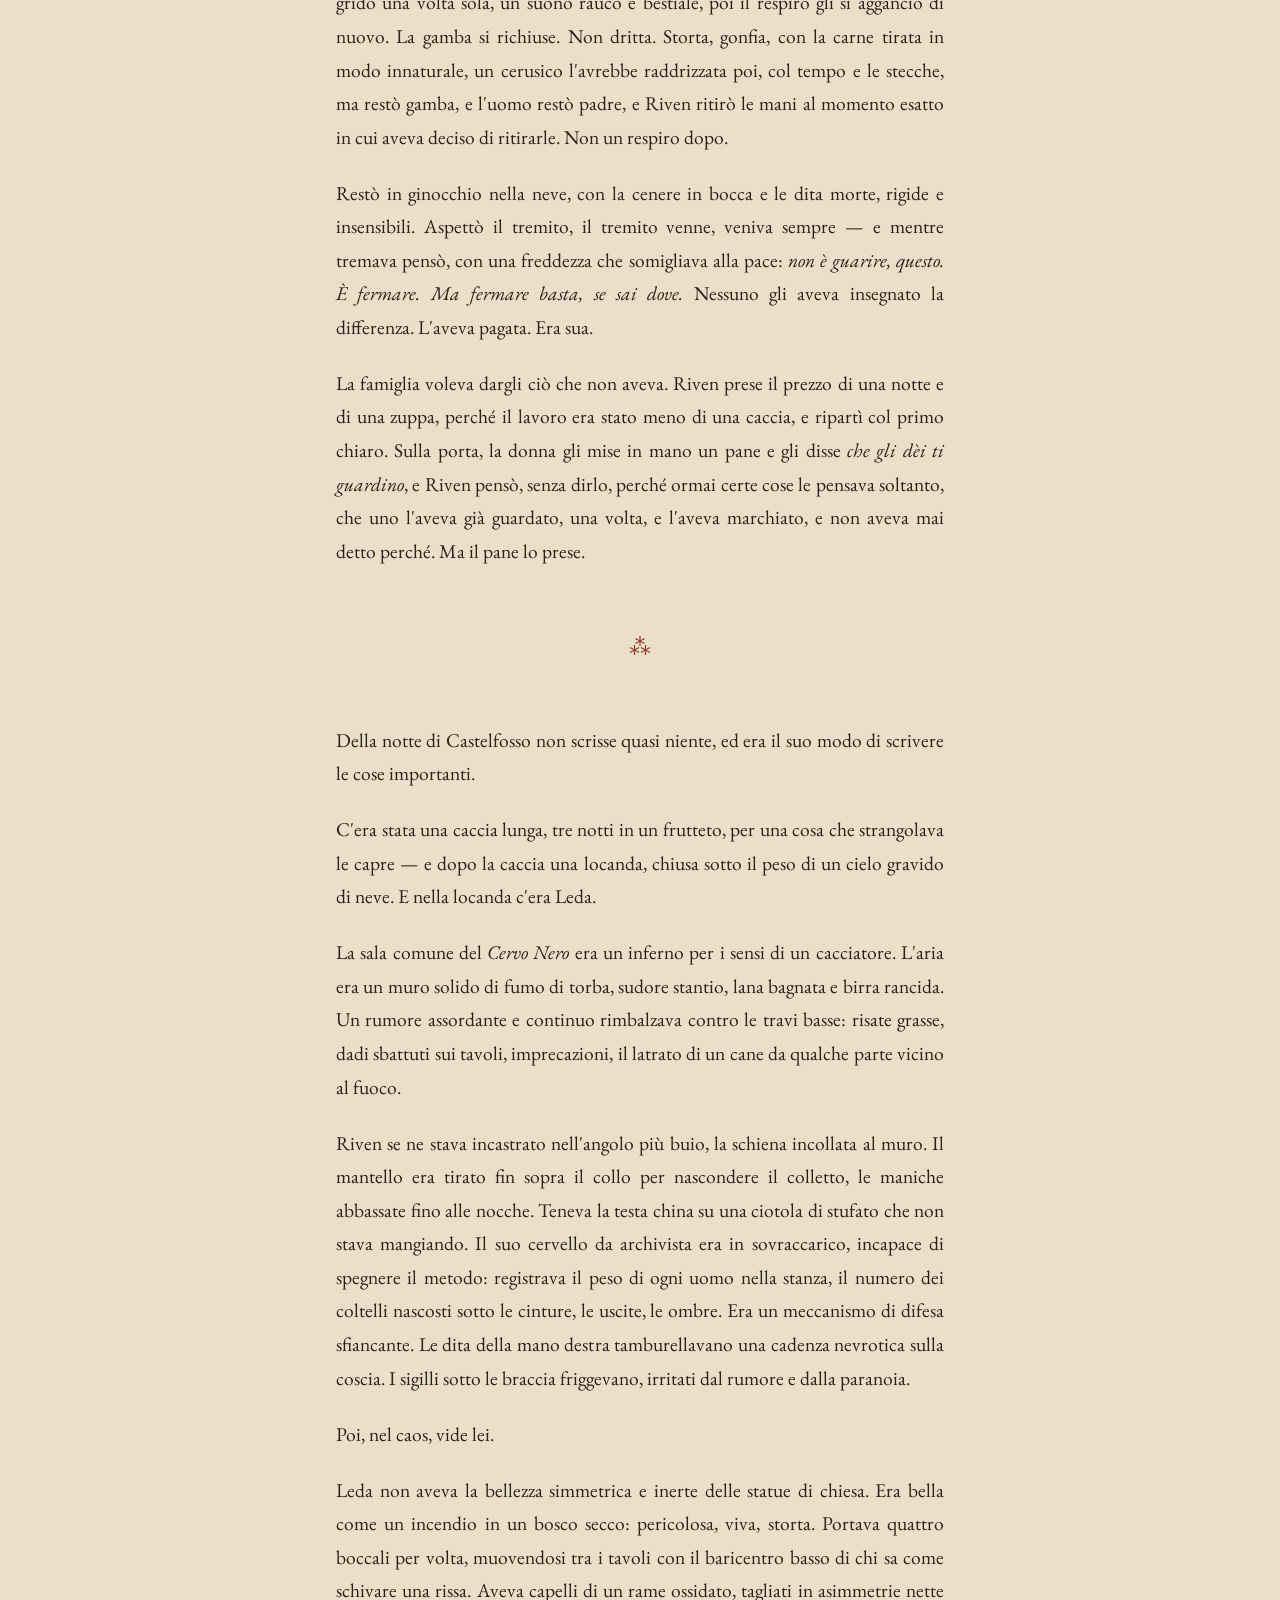
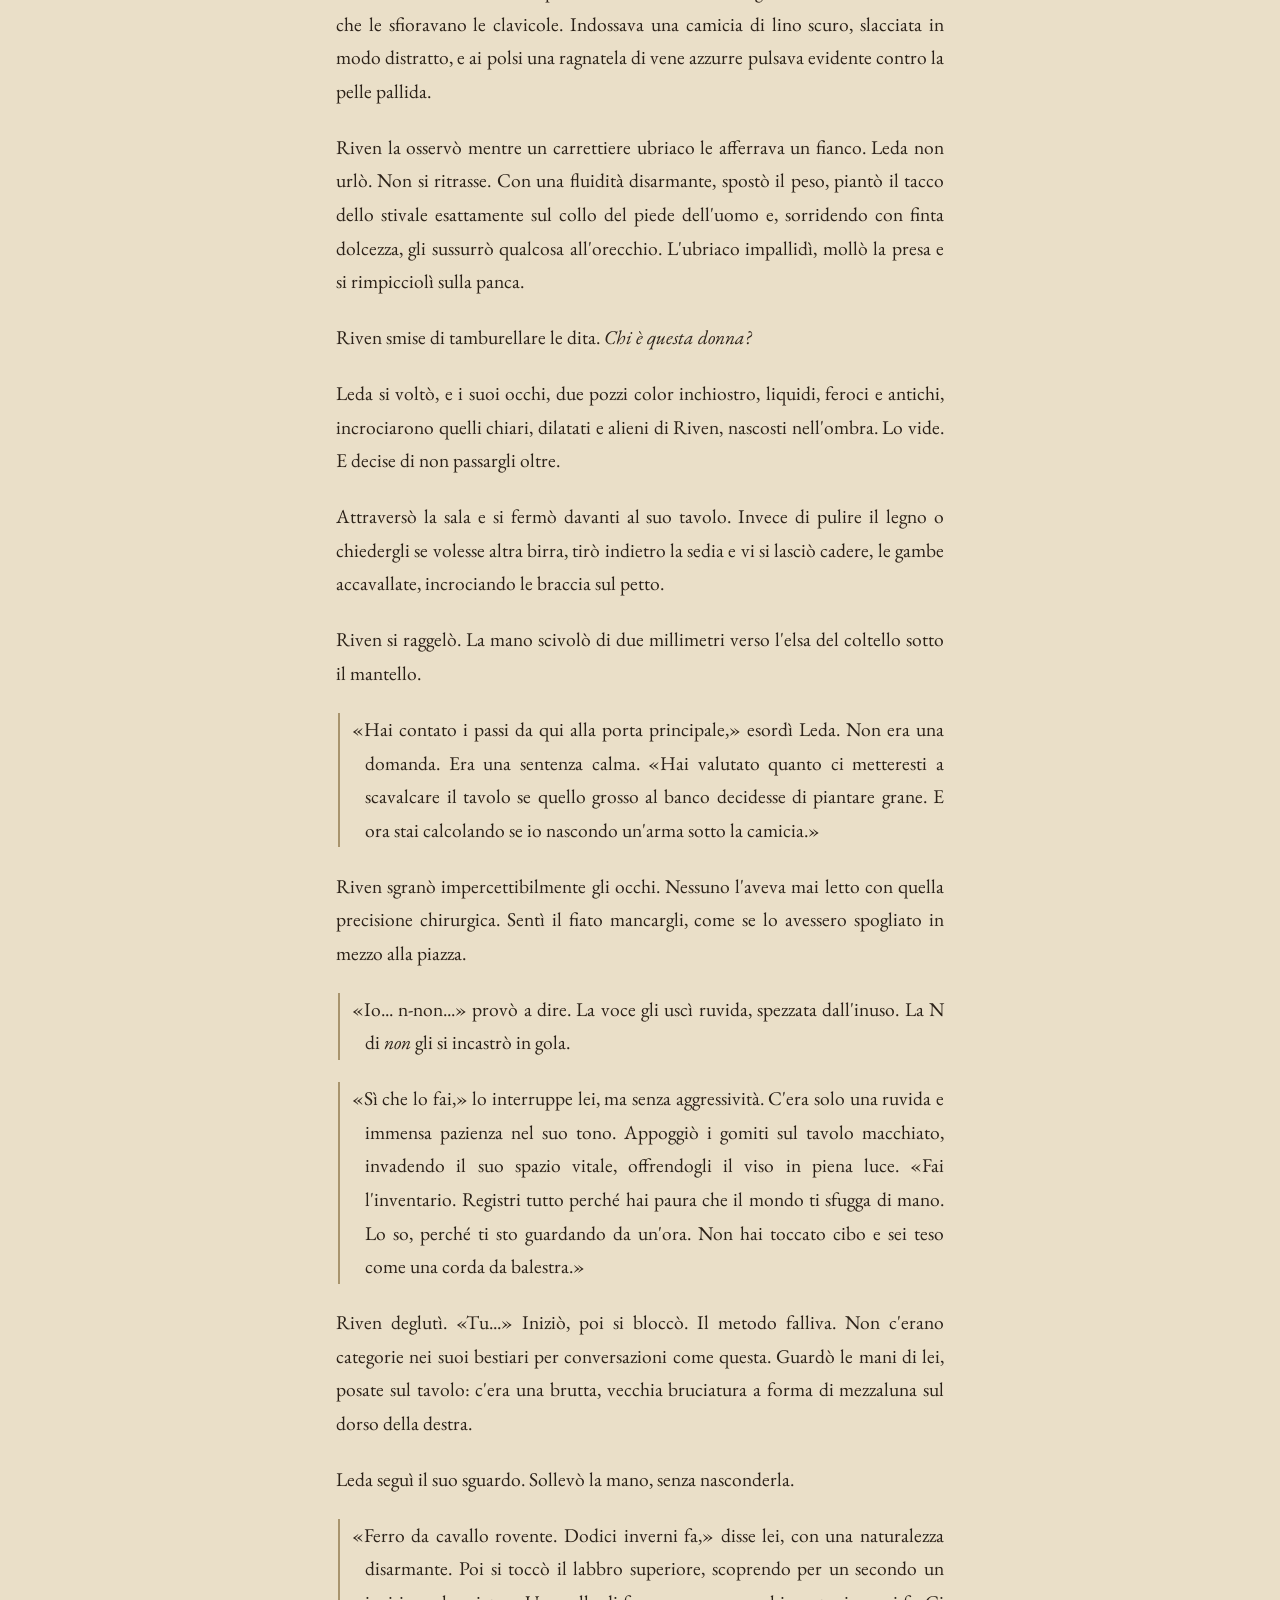
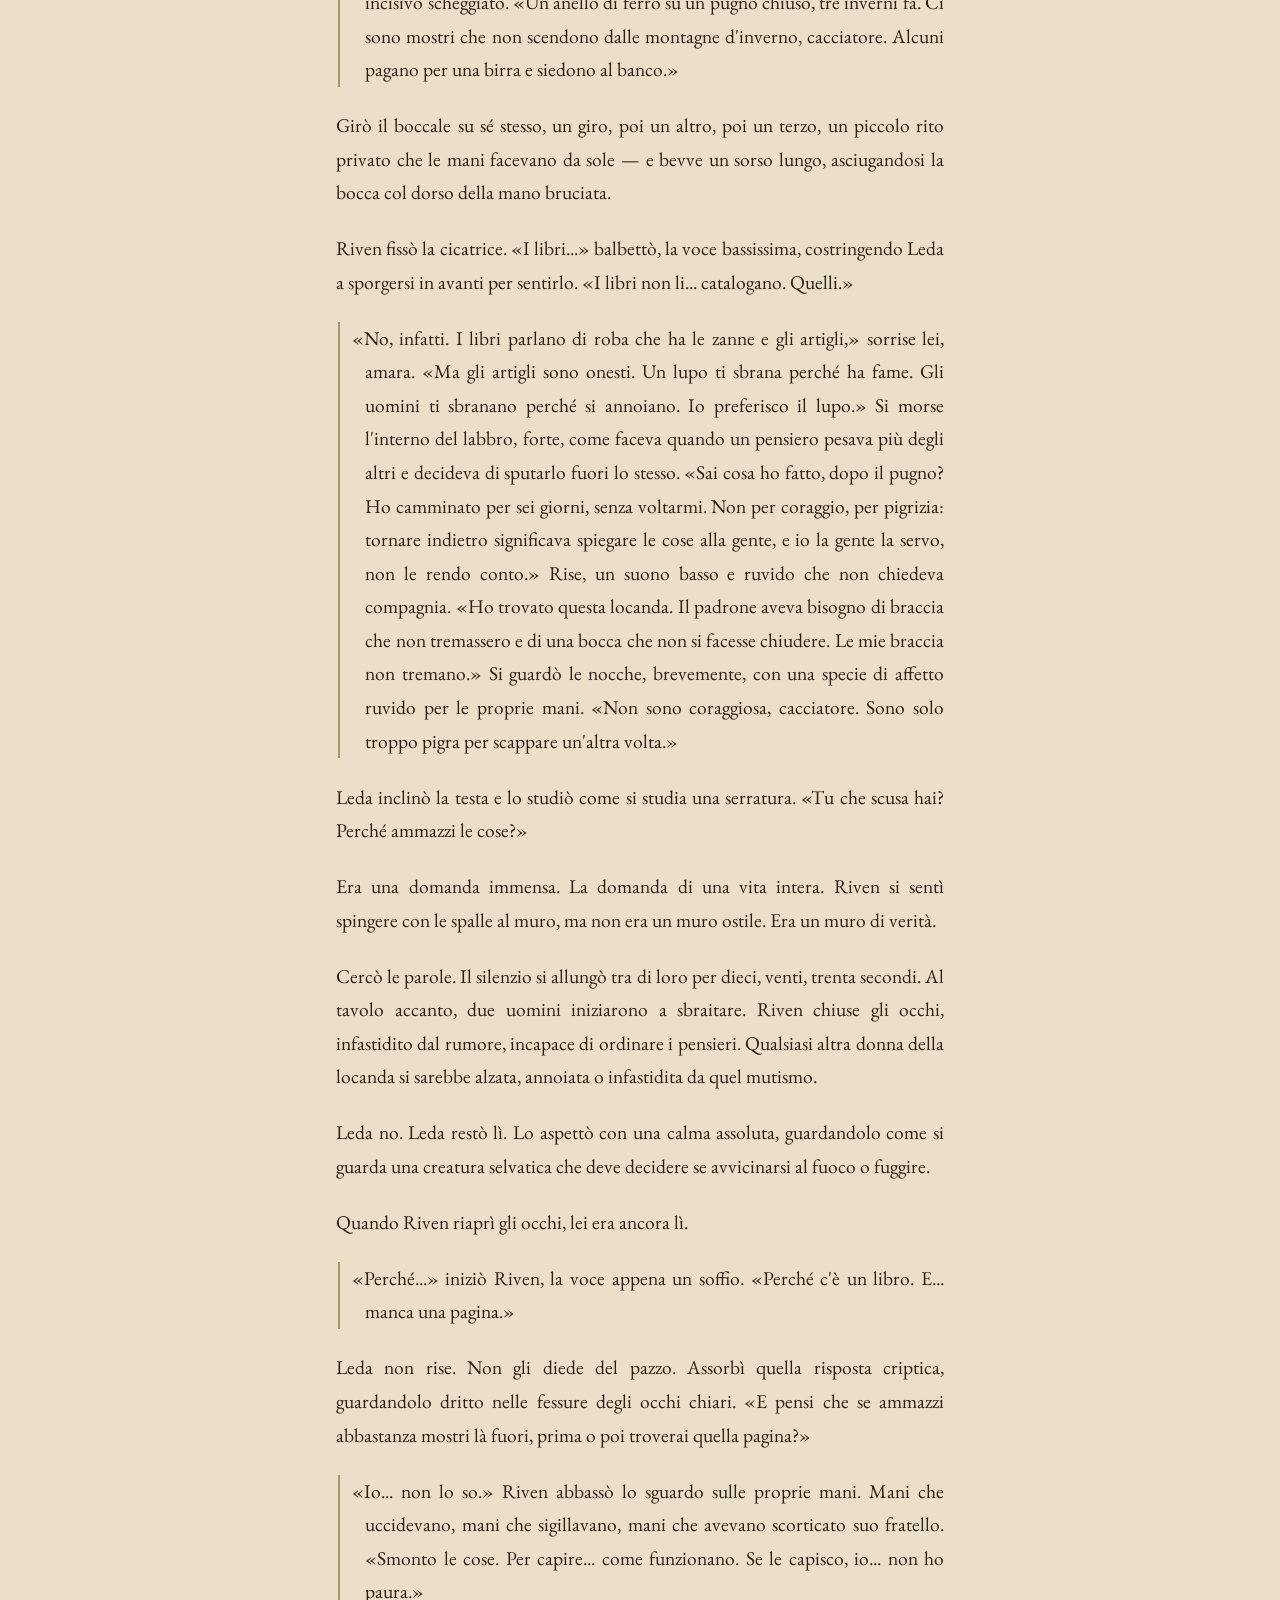
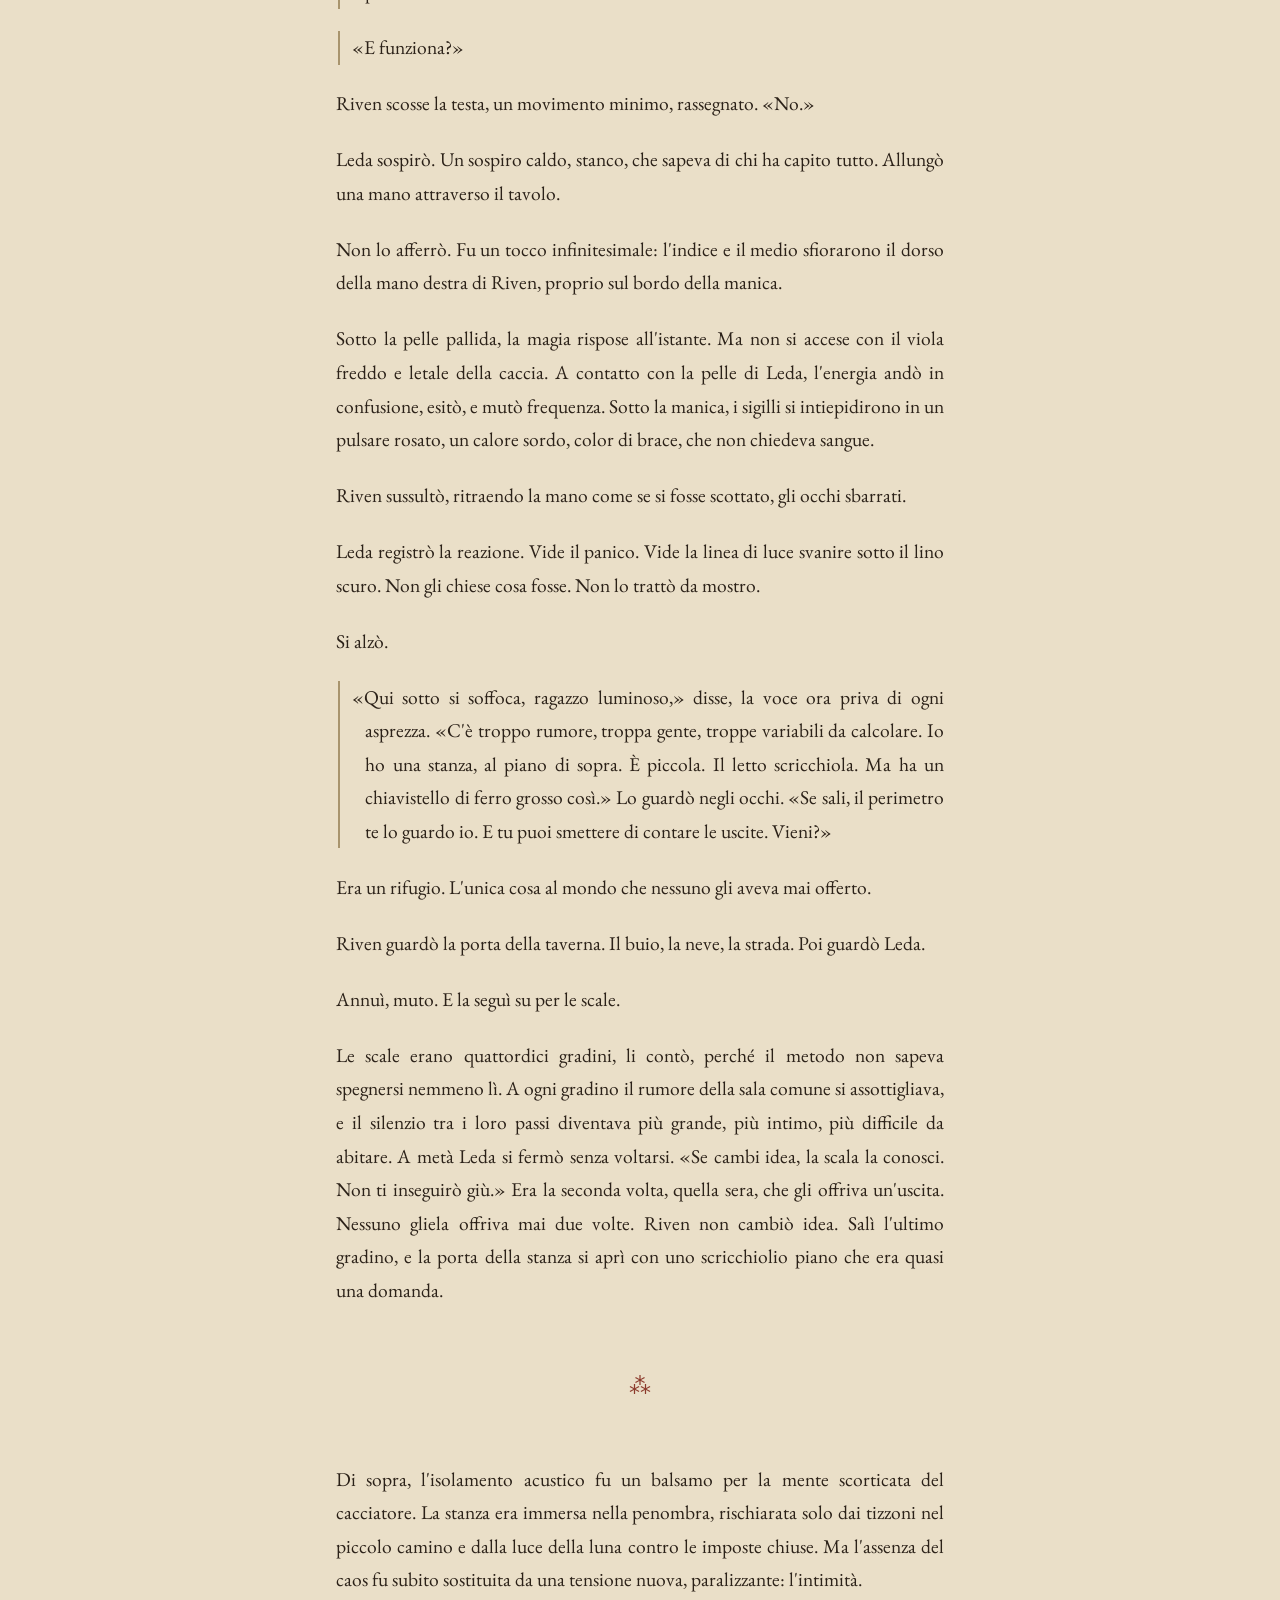
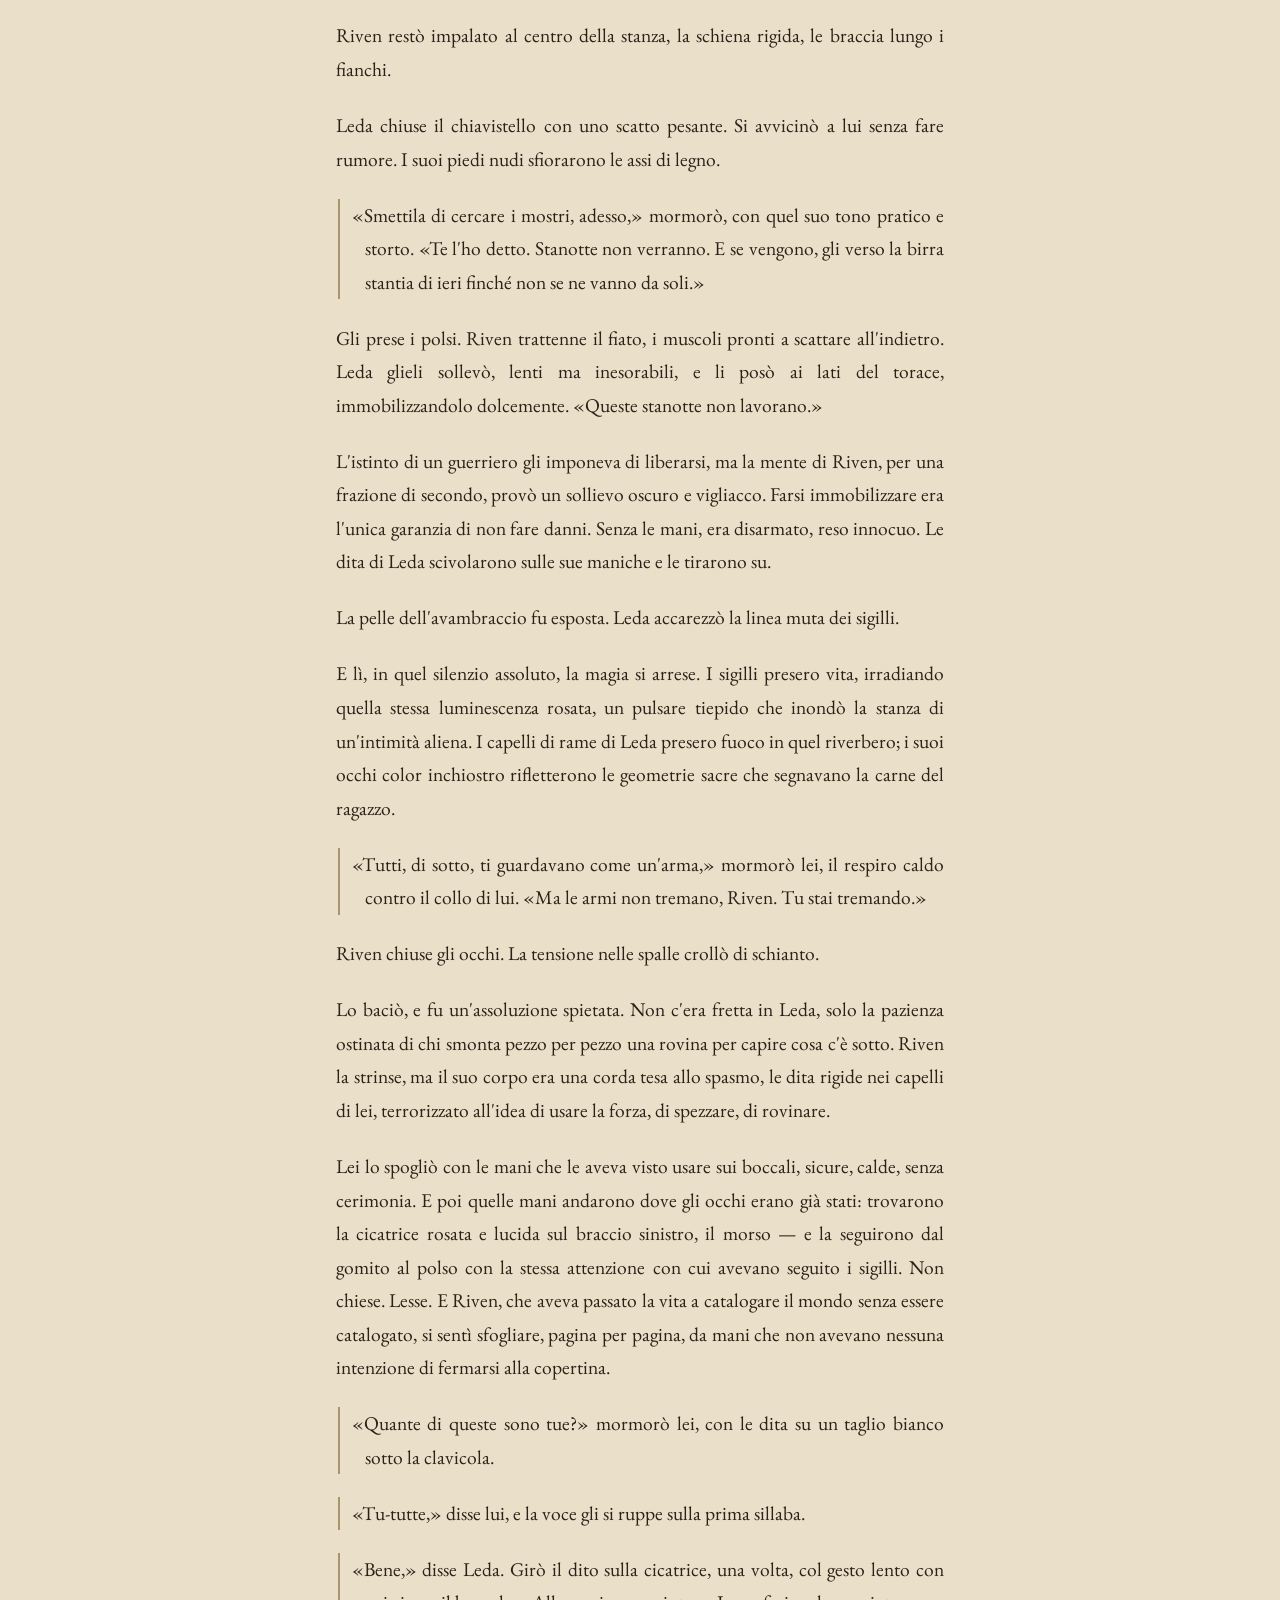
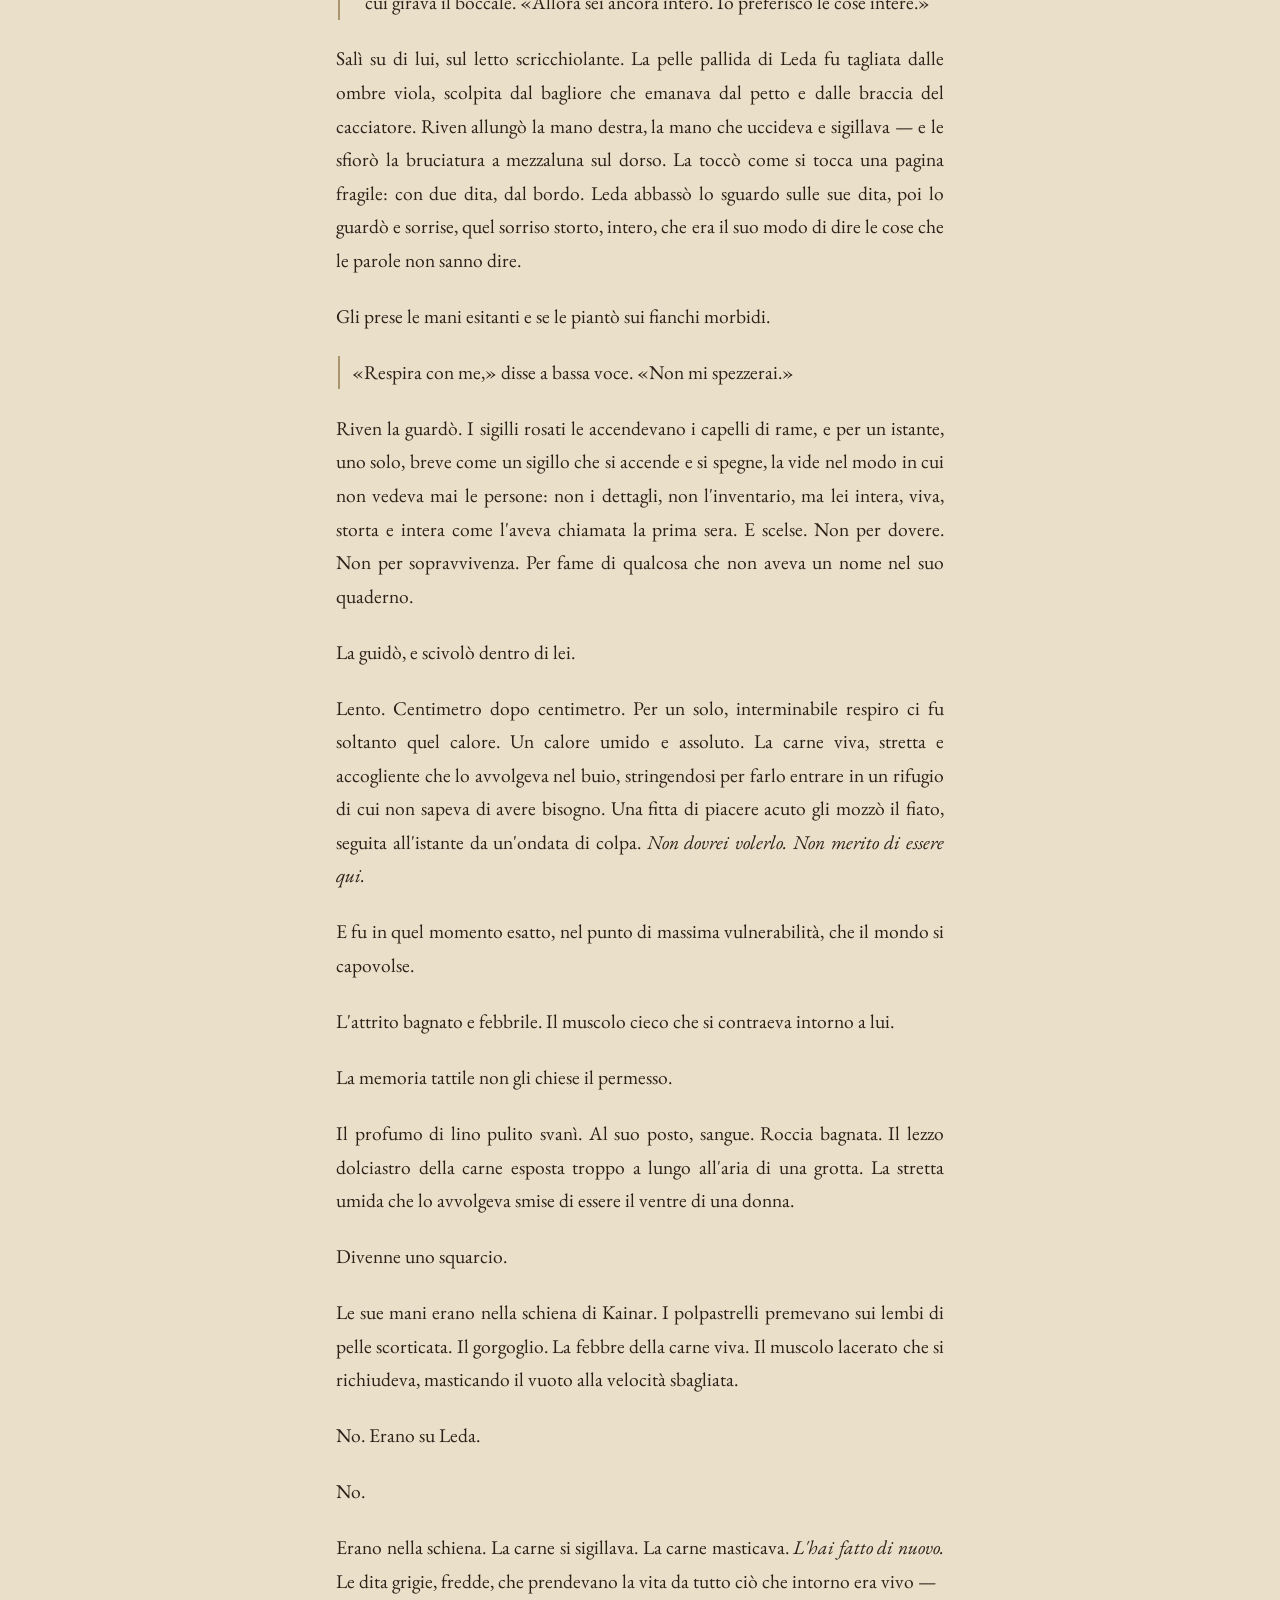
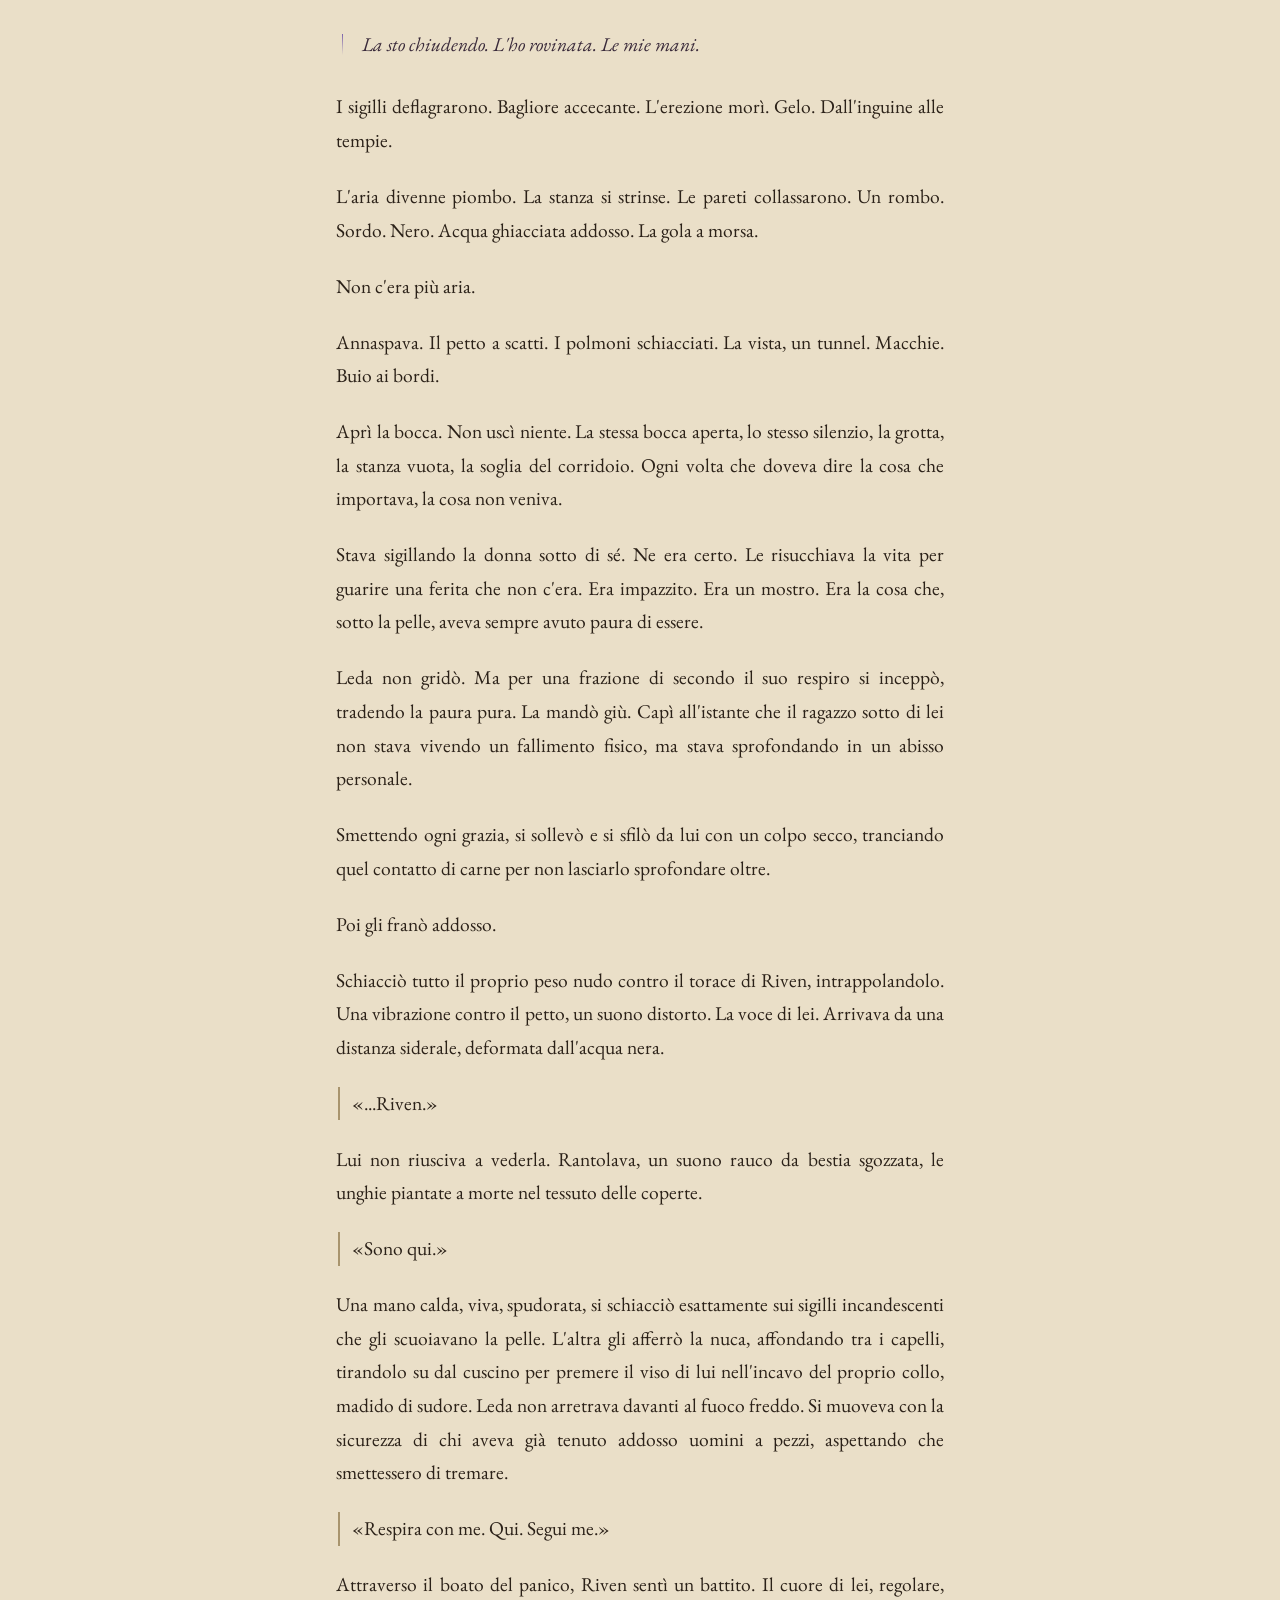
<file: capitoli/capitolo-11.html>
<!doctype html>
<html lang="it" data-tema="normale">
<head>
<meta charset="utf-8">
<meta name="viewport" content="width=device-width, initial-scale=1">
<title>XI · La Pagina Bianca — RIVEN</title>
<meta name="description" content="Non mi hai spezzata. Sono intera. Tu sei qui.">
<meta property="og:title" content="XI · La Pagina Bianca — RIVEN">
<meta property="og:description" content="Non mi hai spezzata. Sono intera. Tu sei qui.">
<link rel="preconnect" href="https://fonts.googleapis.com"><link rel="preconnect" href="https://fonts.gstatic.com" crossorigin><link href="https://fonts.googleapis.com/css2?family=Cinzel:wght@700;900&family=EB+Garamond:ital,wght@0,400;0,600;1,400;1,600&family=IM+Fell+English:ital@0;1&family=Caveat:wght@400;600;700&display=swap" rel="stylesheet">
<link rel="stylesheet" href="../css/stile.css?v=1781432288">
<script>try{var f=localStorage.getItem('riven-forma');if(!f)f=matchMedia('(prefers-color-scheme: dark)').matches?'celestiale':'normale';document.documentElement.setAttribute('data-tema',f);}catch(e){}</script>
</head>
<body class="capitolo" data-cap="XI" data-titolo="La Pagina Bianca" data-file="capitolo-11.html"
      data-prev="capitolo-10.html" data-next="capitolo-12.html">
<div class="fiume" aria-hidden="true"><i></i></div>
<header class="barra">
  <a class="marchio" href="../index.html">RIVEN</a>
  <nav>
    <a href="../indice.html">Indice</a>
    <button class="forma" type="button"><svg class="occhio" viewBox="0 0 24 16" fill="none" aria-hidden="true">
  <path d="M2 8 Q12 1 22 8 Q12 15 2 8 Z" stroke="currentColor" stroke-width="1.4"/>
  <ellipse cx="12" cy="8" rx="1.4" ry="3.6" fill="currentColor"/>
</svg><span class="etichetta">forma celestiale</span></button>
  </nav>
</header>

<main class="pagina">
  <header class="testata">
    <div class="filigrana" aria-hidden="true">XI</div>
    <p class="occhiello">Capitolo XI</p>
    <h1 class="titolo">La Pagina Bianca</h1>
    <p class="epigrafe">«Non mi hai spezzata. Sono intera. Tu sei qui.»</p>
  </header>
  <figure class="tavola" data-base="../img/11">
    <div class="cornice">
      <div class="segnaposto">
        <span class="numerale">XI</span>
      </div>
    </div>
    <figcaption>Tavola 11</figcaption>
  </figure>
  <article class="testo">
<p class="incipit"><span class="capolettera">U</span>n anno di strada cambia un uomo nei dettagli, che è dove abitano i cambiamenti veri.</p>
<p>A ventiquattro anni Riven camminava rasente ai muri non per timidezza ma per abitudine tattica, sedeva nelle locande sempre con le spalle alla parete e la porta nel campo visivo, e aveva sviluppato un modo di entrare nei villaggi, lento, periferico, gli occhi che facevano l'inventario di tetti, pozzi, recinti rotti, che faceva dire alla gente, prima ancora che aprisse bocca: <em>è uno di quelli che ammazzano i mostri</em>. Non era una fama. Era una postura. La fama richiede parole, e Riven ne usava il minimo: quanto costava, dove era stato visto, da quanto tempo, quanti. Le madri lo trovavano sgarbato. I padri lo trovavano caro. Tutti, quando la cosa nel granaio smetteva di grattare, lo trovavano giusto.</p>
<p>Lavorava con un metodo che non cambiava mai, perché era il metodo del libro. Prima le domande, e le domande erano sempre le stesse cinque. Poi il sopralluogo, di giorno, quando le cose che tornano dormono nella terra o nella pietra. Poi la pagina: se la creatura era nel bestiario del Primo, rileggeva la voce fino a saperla; se non c'era, apparecchiava il quaderno per la pagina nuova, perché una caccia era anche questo, carta che aspettava. Poi la notte, e il lavoro. La balestra leggera per la distanza, perché il Primo aveva ragione: chi pesa poco non deve mai accettare il corpo a corpo come prima offerta. I due pugnali per quando la distanza finiva, il ferro di casa a destra, l'argento a sinistra. L'acqua santa in fiale di vetro spesso, comprata dai santuari di strada, per la roba che l'argento rallentava soltanto. E per ultima, mai per prima, la luce.</p>
<p>La chiamava così, adesso: la luce. Non l'aveva battezzata, battezzarla sarebbe stato pretendere di conoscerla, ma aveva smesso di chiamarla <em>la cosa</em>, e tra i due nomi c'era in mezzo un anno di lavoro. Veniva quando il sangue correva, questo non era cambiato; ma Riven aveva imparato a farlo correre apposta, il respiro tenuto in un certo modo, il corpo spinto nel primo scambio più in fretta del necessario — e dunque, in pratica, a <em>invitarla</em>. Non comandarla: invitarla. Si apriva nella mano libera come un soffio inverso, fredda, affamata, e le bestie la sentivano prima di vederla; e il prezzo restava il prezzo — l'erba grigia in cerchio, la brina sui sassi, il sapore di cenere, ma Riven aveva imparato perfino questo: a scegliere <em>dove</em> fermarsi a combattere, perché il cerchio di morte cadesse su roccia spoglia e non su un campo seminato. Cavalcava la corrente sapendo dove mettere il peso. Il Primo, pensava, doveva essere arrivato almeno fin qui. La domanda era dove fosse arrivato dopo — e quella risposta stava in un capitolo che qualcuno aveva tagliato via con una lama.</p>
<p>Lo cercava ancora. In ogni città con un archivio, in ogni santuario con una biblioteca, in ogni mercato dove si vendevano libri rubati e mappe false: chiedeva di bestiari antichi, di pagine sciolte, di un cacciatore alato di cui nessuno sapeva niente. Aveva imparato a chiedere meglio, non <em>avete mai sentito di</em>, ma <em>compro pagine vecchie, pago bene</em> — e aveva raccolto in un anno due falsi grossolani, una pagina autentica di un bestiario che non era quello, e una quantità di scrollate di spalle che non lo scoraggiavano più. Il mondo era grande. Il quaderno aveva diciannove pagine sue. C'era tempo.</p>
<div class="separatore" aria-hidden="true">⁂</div>
<p>Le cose che cacciava, in quell'anno, furono soprattutto le cose che tornano.</p>
<p>Era quel genere di terre. I vecchi nei villaggi dicevano che una volta i morti restavano morti con più convinzione, e lo dicevano senza ironia, contando sulle dita gli inverni da quando le cose erano cambiate. Riven annotava anche questo, le date, i conti dei vecchi, perché il metodo era il metodo. Smontò annegati che risalivano dai mulini, impiccati che la corda non aveva trattenuto, un intero ossario di cripta che una primavera piovosa aveva svegliato come un formicaio. Imparò che il bestiario aveva ragione quasi su tutto e che il <em>quasi</em> era la parte che ti ammazzava: che gli annegati d'inverno sono più lenti ma non si fermano, che le ossa vecchie si rompono facili ma quelle rotte continuano a strisciare, che la cosa da temere non è mai la prima che esce dalla fossa, perché la prima è la più affamata ma l'ultima è la più sveglia.</p>
<p>E imparò la paura nuova. Venne una notte d'autunno, in un camposanto di collina, davanti a una sagoma che usciva controluna da dietro le pietre: alta, larga di spalle, con qualcosa di sbagliato nella schiena, due gobbe simmetriche, due masse che salivano dalle reni verso le scapole — e per un istante intero, un istante largo come un inverno, Riven non riuscì a muovere niente. Non i pugnali. Non la luce. Niente. Restò fermo con il cuore che batteva <em>quel</em> nome, finché la sagoma non fece un passo e la luna la prese in faccia: era un morto qualunque, un contadino grosso sepolto col suo gobbo di fascine, una cosa di nessuno. Riven la smontò con la cura di sempre. Poi sedette su una lapide, e aspettò che le mani smettessero di tremare, e quella notte, nel quaderno, sotto la pagina tecnica, scrisse l'unica riga di tutto l'anno che non riguardava il lavoro:</p>
<p class="altramano">Prima o poi, in una di queste notti, una sagoma si volterà e avrà la sua faccia. Non so cosa farò. Le pagine non lo sanno, e per la prima volta non voglio che lo sappiano.</p>
<div class="separatore" aria-hidden="true">⁂</div>
<p>La guarigione tornò a chiedergli il conto in un borgo di fiume, a metà inverno, e lo trovò diverso da come l'aveva lasciato.</p>
<p>C'era stato un crollo, una stalla, il tetto marcio, la neve — e sotto il tetto un uomo, il padre dei bambini che Riven sentiva strillare dalla strada. Quando lo tirarono fuori, l'uomo aveva una gamba che non era più una gamba. L'osso sporgeva dalla carne lacerata in due punti diversi, e il sangue, già rappreso ai bordi, continuava a uscire lento e scuro nella neve. Sul volto dell'uomo c'era quel pallore particolare che Riven conosceva da una grotta: il pallore di chi sta uscendo da sé, piano, da una porta sul retro. Il cerusico del borgo era a tre giorni. La neve chiudeva i valichi. La gente intorno faceva ciò che fa la gente: troppo, in disordine, urlando.</p>
<p>Riven rimase ai margini, con le mani lungo i fianchi, e dentro di lui successe tutto quello che doveva succedere. La candela che si spegne. Il freddo che passa attraverso. La carne che si chiude alla velocità sbagliata. <em>L'hai fatto di nuovo</em> — la voce di Kainar, sempre quella, che in sette anni non si era consumata di un grammo, perché certe voci non si consumano: si conservano, come i libri della sezione chiusa, e aspettano che qualcuno apra la grata. Le sue mani sapevano sigillare quella gamba. Sapevano fermare il sangue. Ma le sue mani, l'ultima volta che avevano sigillato qualcuno, gli avevano cucito addosso la forma sbagliata per sempre.</p>
<p>Fece un passo avanti lo stesso.</p>
<p>Lo fece perché in sette anni aveva imparato una cosa che nella grotta non sapeva: che le mani non scelgono. Le mani sono mani. Scegliere toccava a lui, quanto, fino a dove, e quando fermarsi — e se non si fidava ancora di loro, poteva almeno fidarsi del metodo. Si inginocchiò nella neve accanto all'uomo e mandò via tutti con due parole secche, nel tono che usava per i prezzi. Respirò nel modo che faceva correre il sangue. E quando la luce venne, fredda, affamata, <em>sua</em> — la guidò come una lama, tenendola corta: la spinse a forza solo nell'osso scheggiato, solo nel sangue grosso, solo nel filo che teneva l'uomo legato al suo nome. La neve intorno ai suoi stivali si fece grigia e granulosa come sabbia, disseccata in un respiro. Quando il gelo violento del potere gli morse le carni per sigillarle, l'uomo gridò una volta sola, un suono rauco e bestiale, poi il respiro gli si agganciò di nuovo. La gamba si richiuse. Non dritta. Storta, gonfia, con la carne tirata in modo innaturale, un cerusico l'avrebbe raddrizzata poi, col tempo e le stecche, ma restò gamba, e l'uomo restò padre, e Riven ritirò le mani al momento esatto in cui aveva deciso di ritirarle. Non un respiro dopo.</p>
<p>Restò in ginocchio nella neve, con la cenere in bocca e le dita morte, rigide e insensibili. Aspettò il tremito, il tremito venne, veniva sempre — e mentre tremava pensò, con una freddezza che somigliava alla pace: <em>non è guarire, questo. È fermare. Ma fermare basta, se sai dove.</em> Nessuno gli aveva insegnato la differenza. L'aveva pagata. Era sua.</p>
<p>La famiglia voleva dargli ciò che non aveva. Riven prese il prezzo di una notte e di una zuppa, perché il lavoro era stato meno di una caccia, e ripartì col primo chiaro. Sulla porta, la donna gli mise in mano un pane e gli disse <em>che gli dèi ti guardino</em>, e Riven pensò, senza dirlo, perché ormai certe cose le pensava soltanto, che uno l'aveva già guardato, una volta, e l'aveva marchiato, e non aveva mai detto perché. Ma il pane lo prese.</p>
<div class="separatore" aria-hidden="true">⁂</div>
<p>Della notte di Castelfosso non scrisse quasi niente, ed era il suo modo di scrivere le cose importanti.</p>
<p>C'era stata una caccia lunga, tre notti in un frutteto, per una cosa che strangolava le capre — e dopo la caccia una locanda, chiusa sotto il peso di un cielo gravido di neve. E nella locanda c'era Leda.</p>
<p>La sala comune del <em>Cervo Nero</em> era un inferno per i sensi di un cacciatore. L'aria era un muro solido di fumo di torba, sudore stantio, lana bagnata e birra rancida. Un rumore assordante e continuo rimbalzava contro le travi basse: risate grasse, dadi sbattuti sui tavoli, imprecazioni, il latrato di un cane da qualche parte vicino al fuoco.</p>
<p>Riven se ne stava incastrato nell'angolo più buio, la schiena incollata al muro. Il mantello era tirato fin sopra il collo per nascondere il colletto, le maniche abbassate fino alle nocche. Teneva la testa china su una ciotola di stufato che non stava mangiando. Il suo cervello da archivista era in sovraccarico, incapace di spegnere il metodo: registrava il peso di ogni uomo nella stanza, il numero dei coltelli nascosti sotto le cinture, le uscite, le ombre. Era un meccanismo di difesa sfiancante. Le dita della mano destra tamburellavano una cadenza nevrotica sulla coscia. I sigilli sotto le braccia friggevano, irritati dal rumore e dalla paranoia.</p>
<p>Poi, nel caos, vide lei.</p>
<p>Leda non aveva la bellezza simmetrica e inerte delle statue di chiesa. Era bella come un incendio in un bosco secco: pericolosa, viva, storta. Portava quattro boccali per volta, muovendosi tra i tavoli con il baricentro basso di chi sa come schivare una rissa. Aveva capelli di un rame ossidato, tagliati in asimmetrie nette che le sfioravano le clavicole. Indossava una camicia di lino scuro, slacciata in modo distratto, e ai polsi una ragnatela di vene azzurre pulsava evidente contro la pelle pallida.</p>
<p>Riven la osservò mentre un carrettiere ubriaco le afferrava un fianco. Leda non urlò. Non si ritrasse. Con una fluidità disarmante, spostò il peso, piantò il tacco dello stivale esattamente sul collo del piede dell'uomo e, sorridendo con finta dolcezza, gli sussurrò qualcosa all'orecchio. L'ubriaco impallidì, mollò la presa e si rimpicciolì sulla panca.</p>
<p>Riven smise di tamburellare le dita. <em>Chi è questa donna?</em></p>
<p>Leda si voltò, e i suoi occhi, due pozzi color inchiostro, liquidi, feroci e antichi, incrociarono quelli chiari, dilatati e alieni di Riven, nascosti nell'ombra. Lo vide. E decise di non passargli oltre.</p>
<p>Attraversò la sala e si fermò davanti al suo tavolo. Invece di pulire il legno o chiedergli se volesse altra birra, tirò indietro la sedia e vi si lasciò cadere, le gambe accavallate, incrociando le braccia sul petto.</p>
<p>Riven si raggelò. La mano scivolò di due millimetri verso l'elsa del coltello sotto il mantello.</p>
<p class="dialogo">«Hai contato i passi da qui alla porta principale,» esordì Leda. Non era una domanda. Era una sentenza calma. «Hai valutato quanto ci metteresti a scavalcare il tavolo se quello grosso al banco decidesse di piantare grane. E ora stai calcolando se io nascondo un'arma sotto la camicia.»</p>
<p>Riven sgranò impercettibilmente gli occhi. Nessuno l'aveva mai letto con quella precisione chirurgica. Sentì il fiato mancargli, come se lo avessero spogliato in mezzo alla piazza.</p>
<p class="dialogo">«Io... n-non...» provò a dire. La voce gli uscì ruvida, spezzata dall'inuso. La N di <em>non</em> gli si incastrò in gola.</p>
<p class="dialogo">«Sì che lo fai,» lo interruppe lei, ma senza aggressività. C'era solo una ruvida e immensa pazienza nel suo tono. Appoggiò i gomiti sul tavolo macchiato, invadendo il suo spazio vitale, offrendogli il viso in piena luce. «Fai l'inventario. Registri tutto perché hai paura che il mondo ti sfugga di mano. Lo so, perché ti sto guardando da un'ora. Non hai toccato cibo e sei teso come una corda da balestra.»</p>
<p>Riven deglutì. «Tu...» Iniziò, poi si bloccò. Il metodo falliva. Non c'erano categorie nei suoi bestiari per conversazioni come questa. Guardò le mani di lei, posate sul tavolo: c'era una brutta, vecchia bruciatura a forma di mezzaluna sul dorso della destra.</p>
<p>Leda seguì il suo sguardo. Sollevò la mano, senza nasconderla.</p>
<p class="dialogo">«Ferro da cavallo rovente. Dodici inverni fa,» disse lei, con una naturalezza disarmante. Poi si toccò il labbro superiore, scoprendo per un secondo un incisivo scheggiato. «Un anello di ferro su un pugno chiuso, tre inverni fa. Ci sono mostri che non scendono dalle montagne d'inverno, cacciatore. Alcuni pagano per una birra e siedono al banco.»</p>
<p>Girò il boccale su sé stesso, un giro, poi un altro, poi un terzo, un piccolo rito privato che le mani facevano da sole — e bevve un sorso lungo, asciugandosi la bocca col dorso della mano bruciata.</p>
<p>Riven fissò la cicatrice. «I libri...» balbettò, la voce bassissima, costringendo Leda a sporgersi in avanti per sentirlo. «I libri non li... catalogano. Quelli.»</p>
<p class="dialogo">«No, infatti. I libri parlano di roba che ha le zanne e gli artigli,» sorrise lei, amara. «Ma gli artigli sono onesti. Un lupo ti sbrana perché ha fame. Gli uomini ti sbranano perché si annoiano. Io preferisco il lupo.» Si morse l'interno del labbro, forte, come faceva quando un pensiero pesava più degli altri e decideva di sputarlo fuori lo stesso. «Sai cosa ho fatto, dopo il pugno? Ho camminato per sei giorni, senza voltarmi. Non per coraggio, per pigrizia: tornare indietro significava spiegare le cose alla gente, e io la gente la servo, non le rendo conto.» Rise, un suono basso e ruvido che non chiedeva compagnia. «Ho trovato questa locanda. Il padrone aveva bisogno di braccia che non tremassero e di una bocca che non si facesse chiudere. Le mie braccia non tremano.» Si guardò le nocche, brevemente, con una specie di affetto ruvido per le proprie mani. «Non sono coraggiosa, cacciatore. Sono solo troppo pigra per scappare un'altra volta.»</p>
<p>Leda inclinò la testa e lo studiò come si studia una serratura. «Tu che scusa hai? Perché ammazzi le cose?»</p>
<p>Era una domanda immensa. La domanda di una vita intera. Riven si sentì spingere con le spalle al muro, ma non era un muro ostile. Era un muro di verità.</p>
<p>Cercò le parole. Il silenzio si allungò tra di loro per dieci, venti, trenta secondi. Al tavolo accanto, due uomini iniziarono a sbraitare. Riven chiuse gli occhi, infastidito dal rumore, incapace di ordinare i pensieri. Qualsiasi altra donna della locanda si sarebbe alzata, annoiata o infastidita da quel mutismo.</p>
<p>Leda no. Leda restò lì. Lo aspettò con una calma assoluta, guardandolo come si guarda una creatura selvatica che deve decidere se avvicinarsi al fuoco o fuggire.</p>
<p>Quando Riven riaprì gli occhi, lei era ancora lì.</p>
<p class="dialogo">«Perché...» iniziò Riven, la voce appena un soffio. «Perché c'è un libro. E... manca una pagina.»</p>
<p>Leda non rise. Non gli diede del pazzo. Assorbì quella risposta criptica, guardandolo dritto nelle fessure degli occhi chiari. «E pensi che se ammazzi abbastanza mostri là fuori, prima o poi troverai quella pagina?»</p>
<p class="dialogo">«Io... non lo so.» Riven abbassò lo sguardo sulle proprie mani. Mani che uccidevano, mani che sigillavano, mani che avevano scorticato suo fratello. «Smonto le cose. Per capire... come funzionano. Se le capisco, io... non ho paura.»</p>
<p class="dialogo">«E funziona?»</p>
<p>Riven scosse la testa, un movimento minimo, rassegnato. «No.»</p>
<p>Leda sospirò. Un sospiro caldo, stanco, che sapeva di chi ha capito tutto. Allungò una mano attraverso il tavolo.</p>
<p>Non lo afferrò. Fu un tocco infinitesimale: l'indice e il medio sfiorarono il dorso della mano destra di Riven, proprio sul bordo della manica.</p>
<p>Sotto la pelle pallida, la magia rispose all'istante. Ma non si accese con il viola freddo e letale della caccia. A contatto con la pelle di Leda, l'energia andò in confusione, esitò, e mutò frequenza. Sotto la manica, i sigilli si intiepidirono in un pulsare rosato, un calore sordo, color di brace, che non chiedeva sangue.</p>
<p>Riven sussultò, ritraendo la mano come se si fosse scottato, gli occhi sbarrati.</p>
<p>Leda registrò la reazione. Vide il panico. Vide la linea di luce svanire sotto il lino scuro. Non gli chiese cosa fosse. Non lo trattò da mostro.</p>
<p>Si alzò.</p>
<p class="dialogo">«Qui sotto si soffoca, ragazzo luminoso,» disse, la voce ora priva di ogni asprezza. «C'è troppo rumore, troppa gente, troppe variabili da calcolare. Io ho una stanza, al piano di sopra. È piccola. Il letto scricchiola. Ma ha un chiavistello di ferro grosso così.» Lo guardò negli occhi. «Se sali, il perimetro te lo guardo io. E tu puoi smettere di contare le uscite. Vieni?»</p>
<p>Era un rifugio. L'unica cosa al mondo che nessuno gli aveva mai offerto.</p>
<p>Riven guardò la porta della taverna. Il buio, la neve, la strada. Poi guardò Leda.</p>
<p>Annuì, muto. E la seguì su per le scale.</p>
<p>Le scale erano quattordici gradini, li contò, perché il metodo non sapeva spegnersi nemmeno lì. A ogni gradino il rumore della sala comune si assottigliava, e il silenzio tra i loro passi diventava più grande, più intimo, più difficile da abitare. A metà Leda si fermò senza voltarsi. «Se cambi idea, la scala la conosci. Non ti inseguirò giù.» Era la seconda volta, quella sera, che gli offriva un'uscita. Nessuno gliela offriva mai due volte. Riven non cambiò idea. Salì l'ultimo gradino, e la porta della stanza si aprì con uno scricchiolio piano che era quasi una domanda.</p>
<div class="separatore" aria-hidden="true">⁂</div>
<p>Di sopra, l'isolamento acustico fu un balsamo per la mente scorticata del cacciatore. La stanza era immersa nella penombra, rischiarata solo dai tizzoni nel piccolo camino e dalla luce della luna contro le imposte chiuse. Ma l'assenza del caos fu subito sostituita da una tensione nuova, paralizzante: l'intimità.</p>
<p>Riven restò impalato al centro della stanza, la schiena rigida, le braccia lungo i fianchi.</p>
<p>Leda chiuse il chiavistello con uno scatto pesante. Si avvicinò a lui senza fare rumore. I suoi piedi nudi sfiorarono le assi di legno.</p>
<p class="dialogo">«Smettila di cercare i mostri, adesso,» mormorò, con quel suo tono pratico e storto. «Te l'ho detto. Stanotte non verranno. E se vengono, gli verso la birra stantia di ieri finché non se ne vanno da soli.»</p>
<p>Gli prese i polsi. Riven trattenne il fiato, i muscoli pronti a scattare all'indietro. Leda glieli sollevò, lenti ma inesorabili, e li posò ai lati del torace, immobilizzandolo dolcemente. «Queste stanotte non lavorano.»</p>
<p>L'istinto di un guerriero gli imponeva di liberarsi, ma la mente di Riven, per una frazione di secondo, provò un sollievo oscuro e vigliacco. Farsi immobilizzare era l'unica garanzia di non fare danni. Senza le mani, era disarmato, reso innocuo. Le dita di Leda scivolarono sulle sue maniche e le tirarono su.</p>
<p>La pelle dell'avambraccio fu esposta. Leda accarezzò la linea muta dei sigilli.</p>
<p>E lì, in quel silenzio assoluto, la magia si arrese. I sigilli presero vita, irradiando quella stessa luminescenza rosata, un pulsare tiepido che inondò la stanza di un'intimità aliena. I capelli di rame di Leda presero fuoco in quel riverbero; i suoi occhi color inchiostro rifletterono le geometrie sacre che segnavano la carne del ragazzo.</p>
<p class="dialogo">«Tutti, di sotto, ti guardavano come un'arma,» mormorò lei, il respiro caldo contro il collo di lui. «Ma le armi non tremano, Riven. Tu stai tremando.»</p>
<p>Riven chiuse gli occhi. La tensione nelle spalle crollò di schianto.</p>
<p>Lo baciò, e fu un'assoluzione spietata. Non c'era fretta in Leda, solo la pazienza ostinata di chi smonta pezzo per pezzo una rovina per capire cosa c'è sotto. Riven la strinse, ma il suo corpo era una corda tesa allo spasmo, le dita rigide nei capelli di lei, terrorizzato all'idea di usare la forza, di spezzare, di rovinare.</p>
<p>Lei lo spogliò con le mani che le aveva visto usare sui boccali, sicure, calde, senza cerimonia. E poi quelle mani andarono dove gli occhi erano già stati: trovarono la cicatrice rosata e lucida sul braccio sinistro, il morso — e la seguirono dal gomito al polso con la stessa attenzione con cui avevano seguito i sigilli. Non chiese. Lesse. E Riven, che aveva passato la vita a catalogare il mondo senza essere catalogato, si sentì sfogliare, pagina per pagina, da mani che non avevano nessuna intenzione di fermarsi alla copertina.</p>
<p class="dialogo">«Quante di queste sono tue?» mormorò lei, con le dita su un taglio bianco sotto la clavicola.</p>
<p class="dialogo">«Tu-tutte,» disse lui, e la voce gli si ruppe sulla prima sillaba.</p>
<p class="dialogo">«Bene,» disse Leda. Girò il dito sulla cicatrice, una volta, col gesto lento con cui girava il boccale. «Allora sei ancora intero. Io preferisco le cose intere.»</p>
<p>Salì su di lui, sul letto scricchiolante. La pelle pallida di Leda fu tagliata dalle ombre viola, scolpita dal bagliore che emanava dal petto e dalle braccia del cacciatore. Riven allungò la mano destra, la mano che uccideva e sigillava — e le sfiorò la bruciatura a mezzaluna sul dorso. La toccò come si tocca una pagina fragile: con due dita, dal bordo. Leda abbassò lo sguardo sulle sue dita, poi lo guardò e sorrise, quel sorriso storto, intero, che era il suo modo di dire le cose che le parole non sanno dire.</p>
<p>Gli prese le mani esitanti e se le piantò sui fianchi morbidi.</p>
<p class="dialogo">«Respira con me,» disse a bassa voce. «Non mi spezzerai.»</p>
<p>Riven la guardò. I sigilli rosati le accendevano i capelli di rame, e per un istante, uno solo, breve come un sigillo che si accende e si spegne, la vide nel modo in cui non vedeva mai le persone: non i dettagli, non l'inventario, ma lei intera, viva, storta e intera come l'aveva chiamata la prima sera. E scelse. Non per dovere. Non per sopravvivenza. Per fame di qualcosa che non aveva un nome nel suo quaderno.</p>
<p>La guidò, e scivolò dentro di lei.</p>
<p>Lento. Centimetro dopo centimetro. Per un solo, interminabile respiro ci fu soltanto quel calore. Un calore umido e assoluto. La carne viva, stretta e accogliente che lo avvolgeva nel buio, stringendosi per farlo entrare in un rifugio di cui non sapeva di avere bisogno. Una fitta di piacere acuto gli mozzò il fiato, seguita all'istante da un'ondata di colpa. <em>Non dovrei volerlo. Non merito di essere qui.</em></p>
<div class="panico">
<div class="marea" aria-hidden="true"></div>
<p>E fu in quel momento esatto, nel punto di massima vulnerabilità, che il mondo si capovolse.</p>
<p>L'attrito bagnato e febbrile. Il muscolo cieco che si contraeva intorno a lui.</p>
<p>La memoria tattile non gli chiese il permesso.</p>
<p>Il profumo di lino pulito svanì. Al suo posto, sangue. Roccia bagnata. Il lezzo dolciastro della carne esposta troppo a lungo all'aria di una grotta. La stretta umida che lo avvolgeva smise di essere il ventre di una donna.</p>
<p>Divenne uno squarcio.</p>
<p>Le sue mani erano nella schiena di Kainar. I polpastrelli premevano sui lembi di pelle scorticata. Il gorgoglio. La febbre della carne viva. Il muscolo lacerato che si richiudeva, masticando il vuoto alla velocità sbagliata.</p>
<p>No. Erano su Leda.</p>
<p>No.</p>
<p>Erano nella schiena. La carne si sigillava. La carne masticava. <em>L'hai fatto di nuovo.</em> Le dita grigie, fredde, che prendevano la vita da tutto ciò che intorno era vivo —</p>
<p class="altramano">La sto chiudendo. L'ho rovinata. Le mie mani.</p>
<p>I sigilli deflagrarono. Bagliore accecante. L'erezione morì. Gelo. Dall'inguine alle tempie.</p>
<p>L'aria divenne piombo. La stanza si strinse. Le pareti collassarono. Un rombo. Sordo. Nero. Acqua ghiacciata addosso. La gola a morsa.</p>
<p>Non c'era più aria.</p>
<p>Annaspava. Il petto a scatti. I polmoni schiacciati. La vista, un tunnel. Macchie. Buio ai bordi.</p>
<p>Aprì la bocca. Non uscì niente. La stessa bocca aperta, lo stesso silenzio, la grotta, la stanza vuota, la soglia del corridoio. Ogni volta che doveva dire la cosa che importava, la cosa non veniva.</p>
<p>Stava sigillando la donna sotto di sé. Ne era certo. Le risucchiava la vita per guarire una ferita che non c'era. Era impazzito. Era un mostro. Era la cosa che, sotto la pelle, aveva sempre avuto paura di essere.</p>
<p>Leda non gridò. Ma per una frazione di secondo il suo respiro si inceppò, tradendo la paura pura. La mandò giù. Capì all'istante che il ragazzo sotto di lei non stava vivendo un fallimento fisico, ma stava sprofondando in un abisso personale.</p>
<p>Smettendo ogni grazia, si sollevò e si sfilò da lui con un colpo secco, tranciando quel contatto di carne per non lasciarlo sprofondare oltre.</p>
<p>Poi gli franò addosso.</p>
<p>Schiacciò tutto il proprio peso nudo contro il torace di Riven, intrappolandolo. Una vibrazione contro il petto, un suono distorto. La voce di lei. Arrivava da una distanza siderale, deformata dall'acqua nera.</p>
<p class="dialogo">«...Riven.»</p>
<p>Lui non riusciva a vederla. Rantolava, un suono rauco da bestia sgozzata, le unghie piantate a morte nel tessuto delle coperte.</p>
<p class="dialogo">«Sono qui.»</p>
<p>Una mano calda, viva, spudorata, si schiacciò esattamente sui sigilli incandescenti che gli scuoiavano la pelle. L'altra gli afferrò la nuca, affondando tra i capelli, tirandolo su dal cuscino per premere il viso di lui nell'incavo del proprio collo, madido di sudore. Leda non arretrava davanti al fuoco freddo. Si muoveva con la sicurezza di chi aveva già tenuto addosso uomini a pezzi, aspettando che smettessero di tremare.</p>
<p class="dialogo">«Respira con me. Qui. Segui me.»</p>
<p>Attraverso il boato del panico, Riven sentì un battito. Il cuore di lei, regolare, calmo, contro il proprio sterno. Leda inspirò profondamente, costringendo il torace di lui ad alzarsi con il suo, e poi espirò.</p>
<p>Il terrore lottò sordo nelle vene di Riven. Gli gridava che era un mostro, che era destinato a deformare, a chiudere in malo modo, a spezzare tutto ciò che osava accoglierlo. Tremava con una violenza tale da far scricchiolare il legno antico del letto. Ma Leda pesava. La sua pelle scottava contro la luce. Non c'era sangue. Non c'era roccia.</p>
<p class="dialogo">«Non mi hai spezzata,» gli sussurrò contro l'orecchio, ostinata come la marea contro gli scogli. «Sono intera. Tu sei qui. Nel mio letto. Non devi fare niente.»</p>
<p>Goccia dopo goccia, l'acqua nera iniziò a defluire. Il rombo sordo si frammentò, ridiventando il crepitio della legna nel camino. L'odore del sangue si sciolse, restituendogli quello del lino, del cuoio logoro e del respiro dolceamaro di lei. Inspirò. L'aria tornò a graffiargli la gola, un sorso avido e doloroso. Poi un altro.</p>
<p>I sigilli sfumarono, ritirandosi in un bagliore stanco, fino a spegnersi.</p>
<p>Leda lo tenne stretto, cullando il peso di quel crollo nervoso finché non divenne solo stanchezza muscolare. Non gli fece domande. Non gli chiese scusa, e non permise che lui lo facesse. Si limitò a essere l'ancora di carne che gli impedì di annegare.</p>
<p>Riven chiuse gli occhi, il viso sepolto nel collo di lei. Era esausto, svuotato da ogni energia. Ma sotto la guancia sentiva la vena azzurra di Leda pulsare, intatta e viva. Non l'aveva rotta.</p>
<p>Restarono così per un tempo che nessuno dei due contò. Il battito di Leda era l'unico suono del mondo: regolare, ostinato, come il passo di chi cammina da sei giorni e non si volta. Riven sentì la vergogna arrivare a ondate, una dopo l'altra, ciascuna col suo peso, vergogna del corpo, vergogna delle mani, vergogna di essere ciò che era dentro un letto dove avrebbe voluto essere qualunque altra cosa. Ma Leda non chiese scusa. Non chiese spiegazioni. Le sue dita tornarono a muoversi tra i capelli di lui, lente, senza scopo, con la stessa naturalezza con cui gli aveva sfiorato i sigilli la prima volta — e il contatto gratuito era tornato, identico a sé stesso dopo il naufragio, come se il panico non lo avesse meritato.</p>
<p>Nessuno dei due parlò. Ma Riven, nel silenzio, registrò un dettaglio che non aveva un posto nel quaderno: lei era rimasta. Aveva visto il mostro, non la bestia dei bestiari, ma l'altro, quello che viveva sotto la pelle del cacciatore e usciva nei momenti sbagliati — e non si era alzata. Non aveva corso. Era rimasta col suo peso e col suo battito e con le dita nei suoi capelli, come se restare fosse la cosa più ovvia del mondo. E forse era così semplice. Forse era sempre stato così semplice, e nessuno glielo aveva mai mostrato.</p>
</div>
<p>Quando, a notte fonda, il respiro di lei si fece pesante e regolare — il respiro che si fa quando si è deciso di lasciar andare qualcuno senza chiamarlo, e che Riven non riconobbe, perché l'aveva sentito una volta sola, anni prima, da un'altra donna a una finestra, e non aveva capito nemmeno quella volta — Riven si alzò, con la cautela di chi cammina sul vetro. Si rivestì nel buio spesso e silenzioso, recuperando i pugnali, il quaderno, il mantello.</p>
<p>Prima di andarsene, si fermò un istante sulla soglia della stanza. Guardò Leda nel buio. Dormiva come viveva: aperta, senza guardia, col viso girato verso la porta e la mano bruciata posata sul cuscino dove lui era stato, le dita ancora curve, come se tenessero qualcosa. L'incisivo scheggiato si vedeva appena tra le labbra socchiuse. La vena azzurra del polso pulsava, lenta, nella luce grigia della finestra, la stessa vena che aveva sentito battere contro la propria guancia, intatta, dopo tutto.</p>
<p>Si rese conto, in quell'istante, che quel respiro guidato nel buio era stata la cosa più vicina alla salvezza che avesse mai conosciuto. Sollevò una mano nel buio, esitò a un palmo dai capelli di lei, e poi la ritirò, richiudendo le dita a pugno.</p>
<p>Uscì nella notte gelida di Castelfosso. Si sedette su un muretto basso che dava sui campi ghiacciati, aprì il quaderno alla piega che custodiva una vecchia scaglia liscia, e lo tenne sulle ginocchia per un tempo lungo. La pagina accanto era bianca. Ma non c'era nulla da smontare, nessuna tattica da annotare, e nessuna parola logica che potesse contenere quell'abisso e quel salvataggio.</p>
<p>Prese la penna e scelse di scrivere solo una riga sul tempo: <em>neve in arrivo da nord</em>.</p>
<p>Era il suo modo di mettere un segnalibro. Poi richiuse il quaderno, si alzò, e s'incamminò nel buio, portandosi dentro il ricordo di un naufragio in cui, per la prima volta, qualcuno non lo aveva lasciato affogare da solo.</p>
  </article>
  <div class="finalino-wrap"><svg class="finalino" viewBox="0 0 220 46" fill="none" aria-hidden="true"><g class="vite"><path d="M16 23 C44 23 56 15 74 22 C80 25 84 25 90 23"/><path d="M204 23 C176 23 164 15 146 22 C140 25 136 25 130 23"/><circle class="pieno" cx="14" cy="23" r="1.7"/><circle class="pieno" cx="206" cy="23" r="1.7"/></g><g class="motivo"><path d="M104 37 L104 23 L116 23 L116 37"/><path d="M110 23 C105 17 110 12 110 8 C110 12 115 17 110 23 Z" class="pieno"/><path d="M101 31 C105 34 115 34 119 31"/></g></svg></div>
  <p class="explicit">⁂ explicit capitulum undecimum ⁂</p>

  <nav class="passi">
    <a href="capitolo-10.html"><span class="verso">‹ capitolo x</span><span class="dove">Il Ragazzo Luminoso</span></a>
    <a class="innanzi" href="capitolo-12.html"><span class="verso">capitolo xii ›</span><span class="dove">Le Bestie Sbagliate</span></a>
  </nav>
</main>
<footer class="colophon">
  <span class="fregio">⁂</span>
  <p>RIVEN · un racconto in dodici capitoli</p>
  <p>Composto in EB Garamond, Cinzel &amp; IM Fell English.</p>
  <p>Due forme, come chi lo abita: <em>normale</em> e <em>celestiale</em>.</p>
</footer>
<script src="../js/lettura.js?v=1781432288"></script>
</body>
</html>
</file>
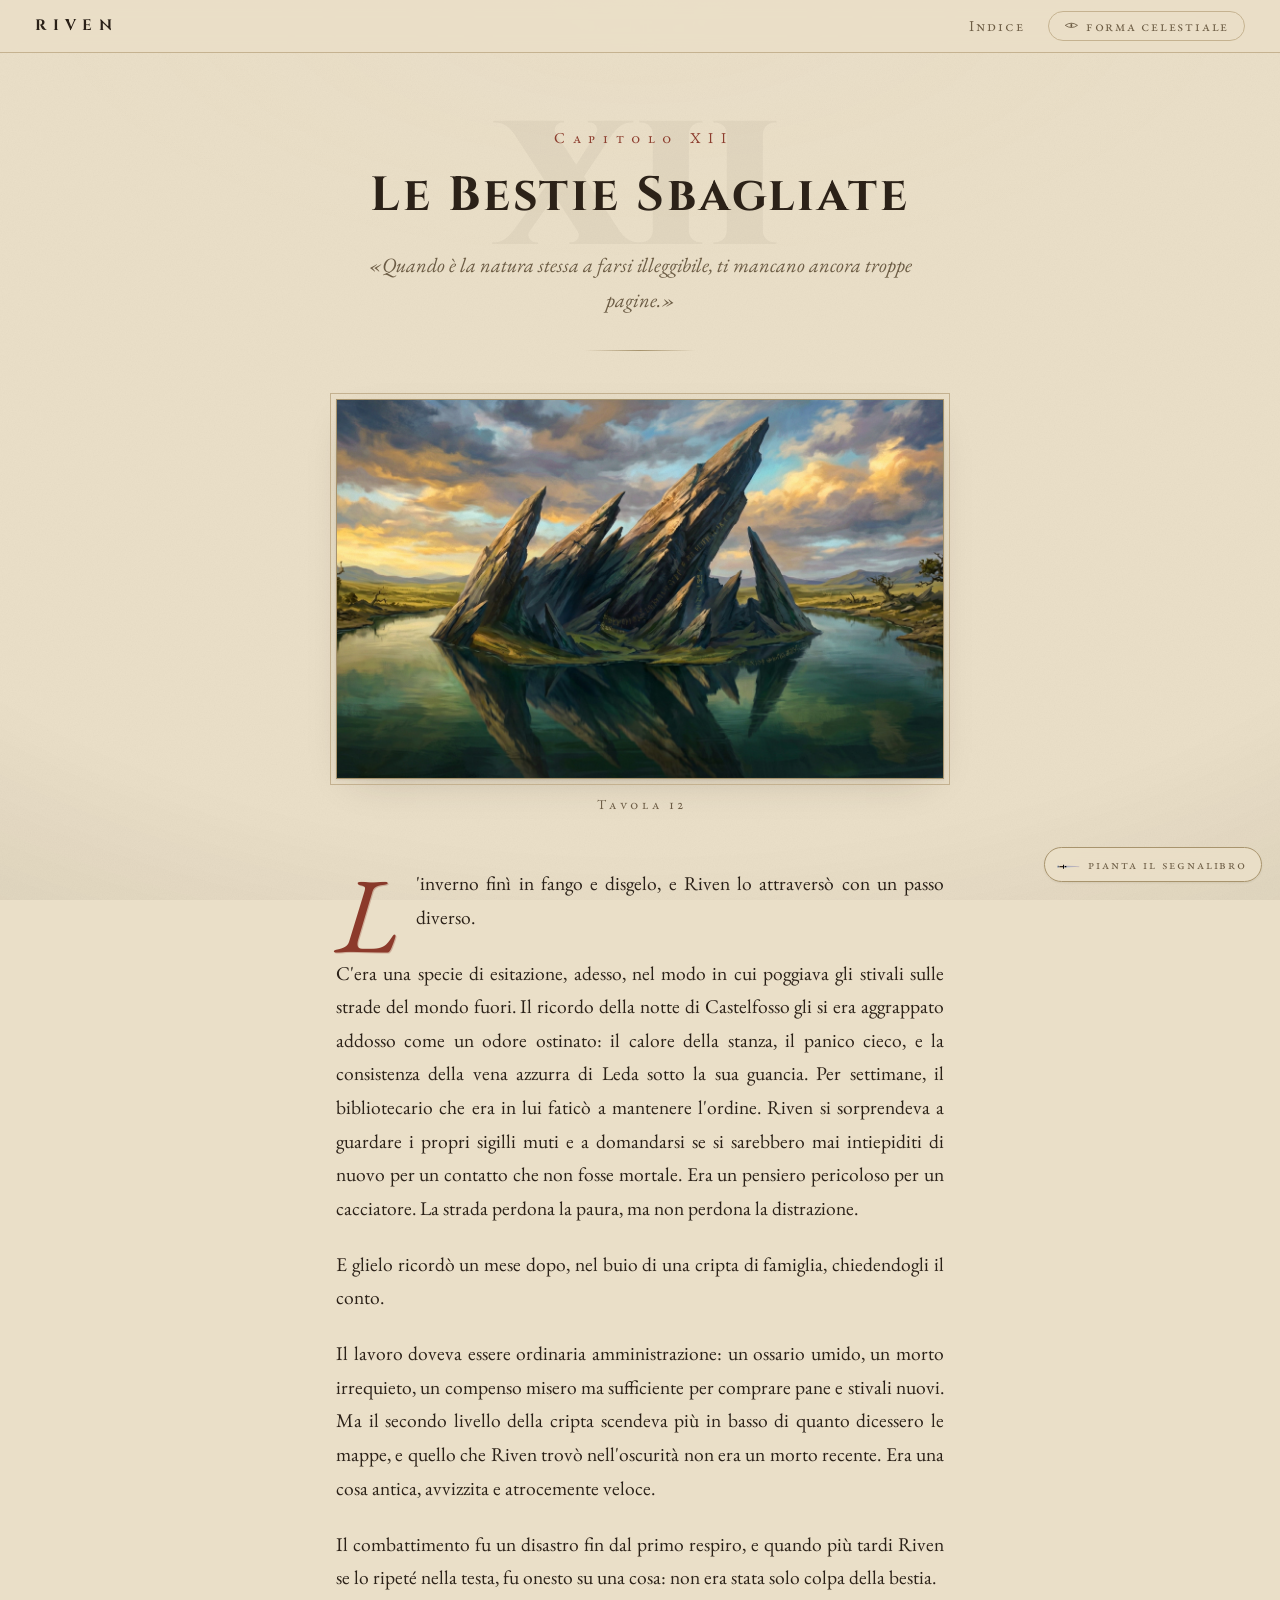
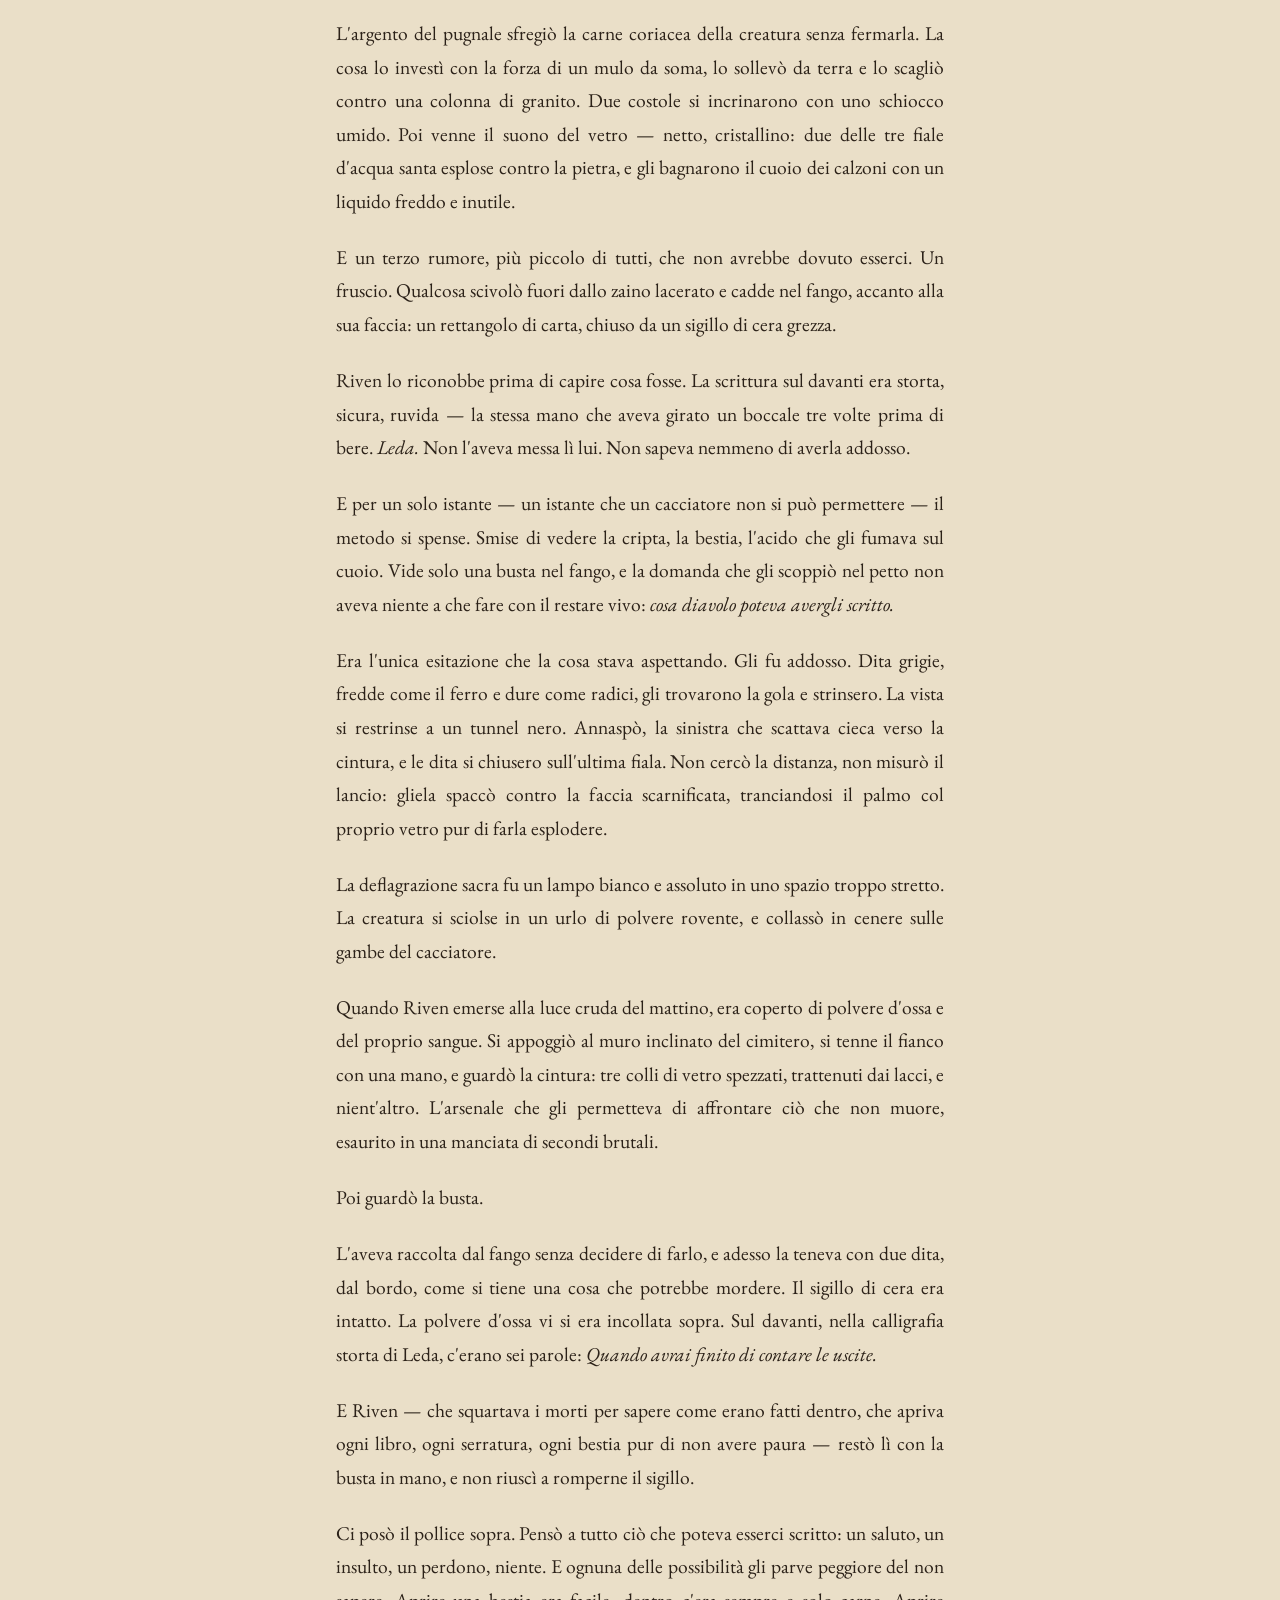
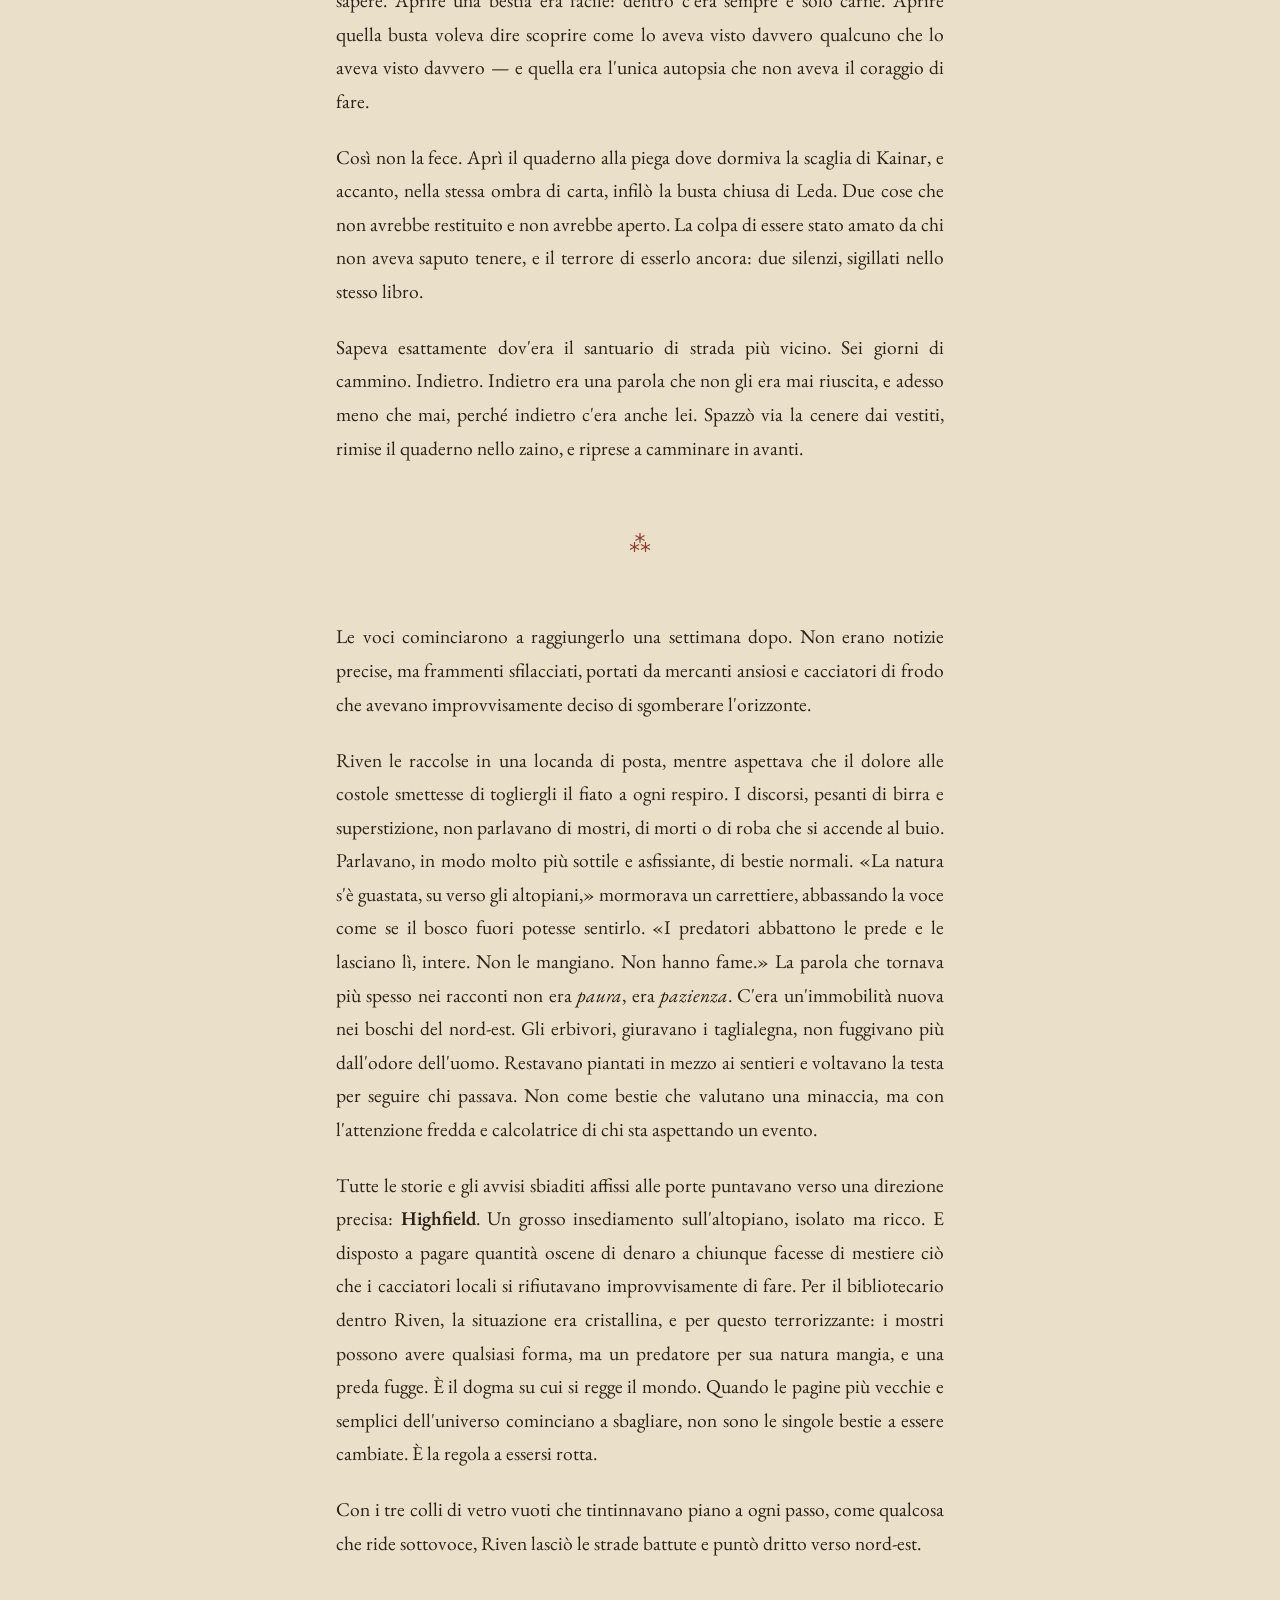
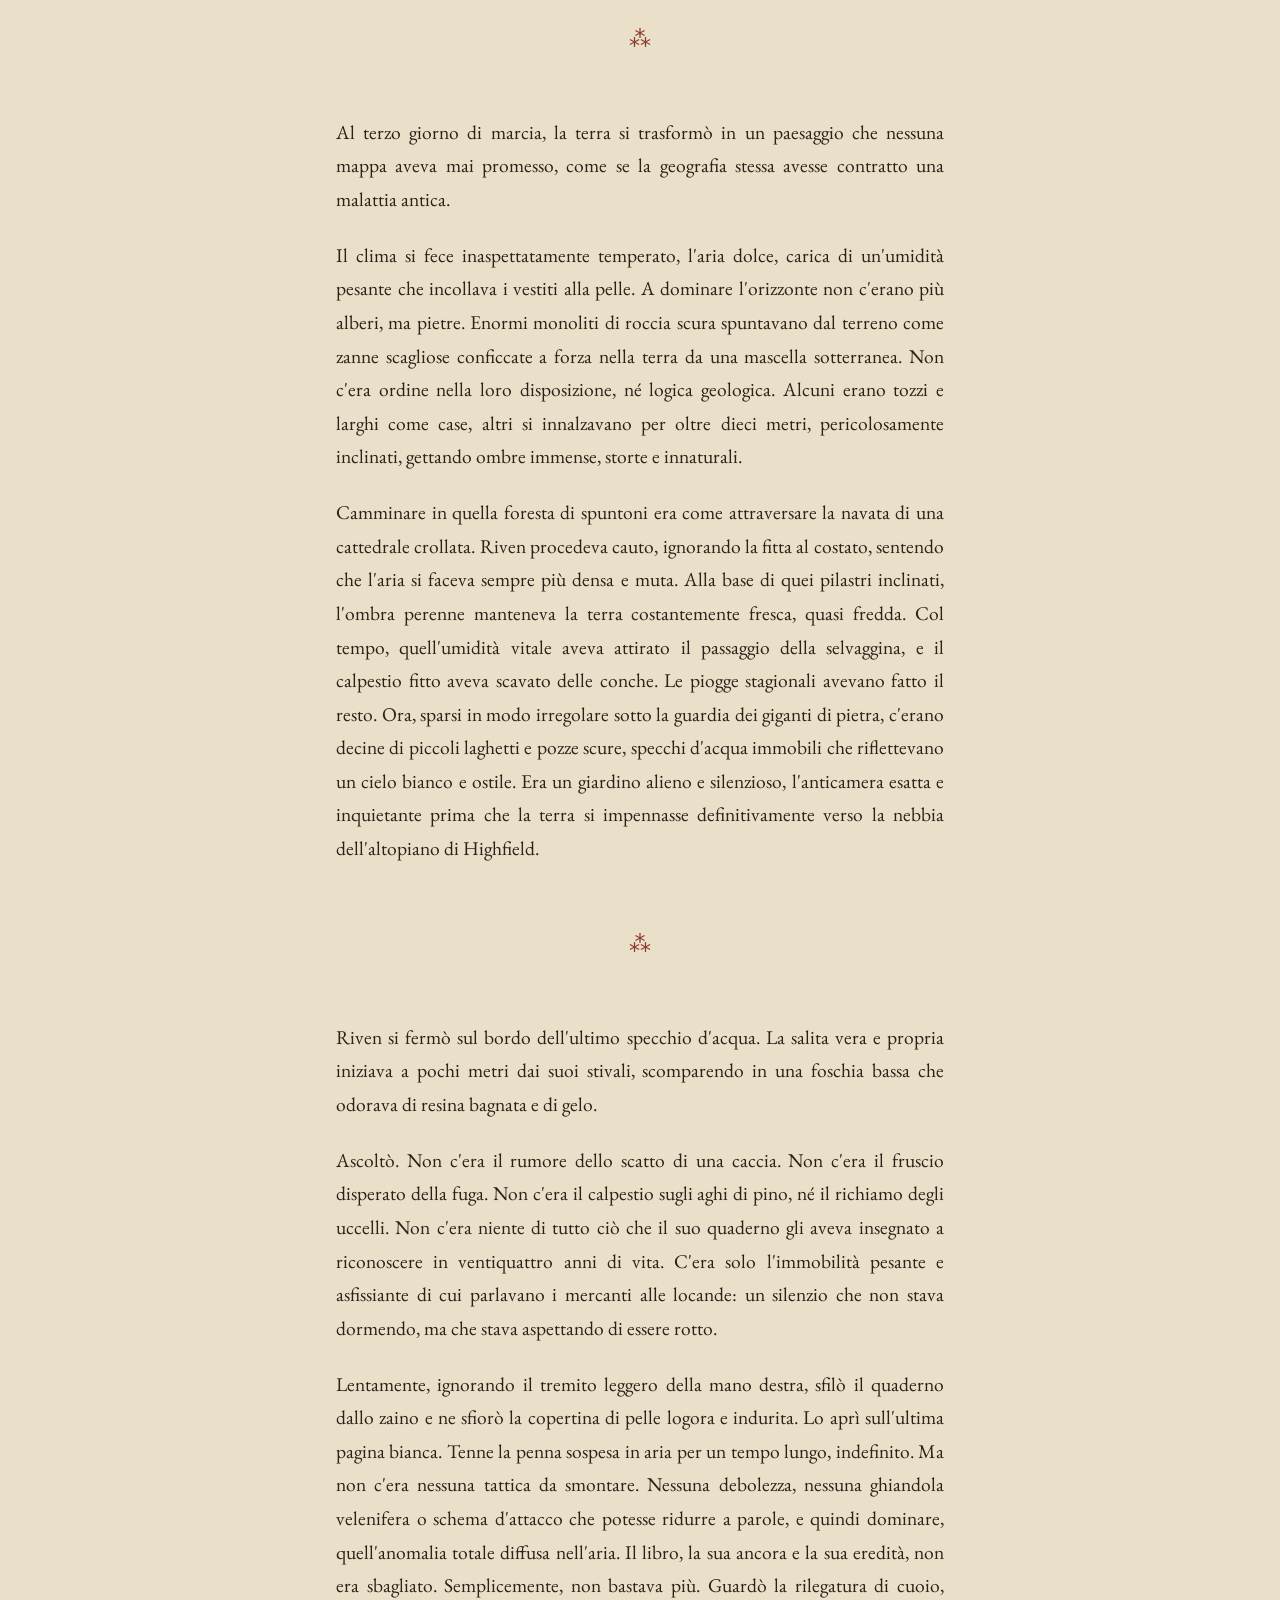
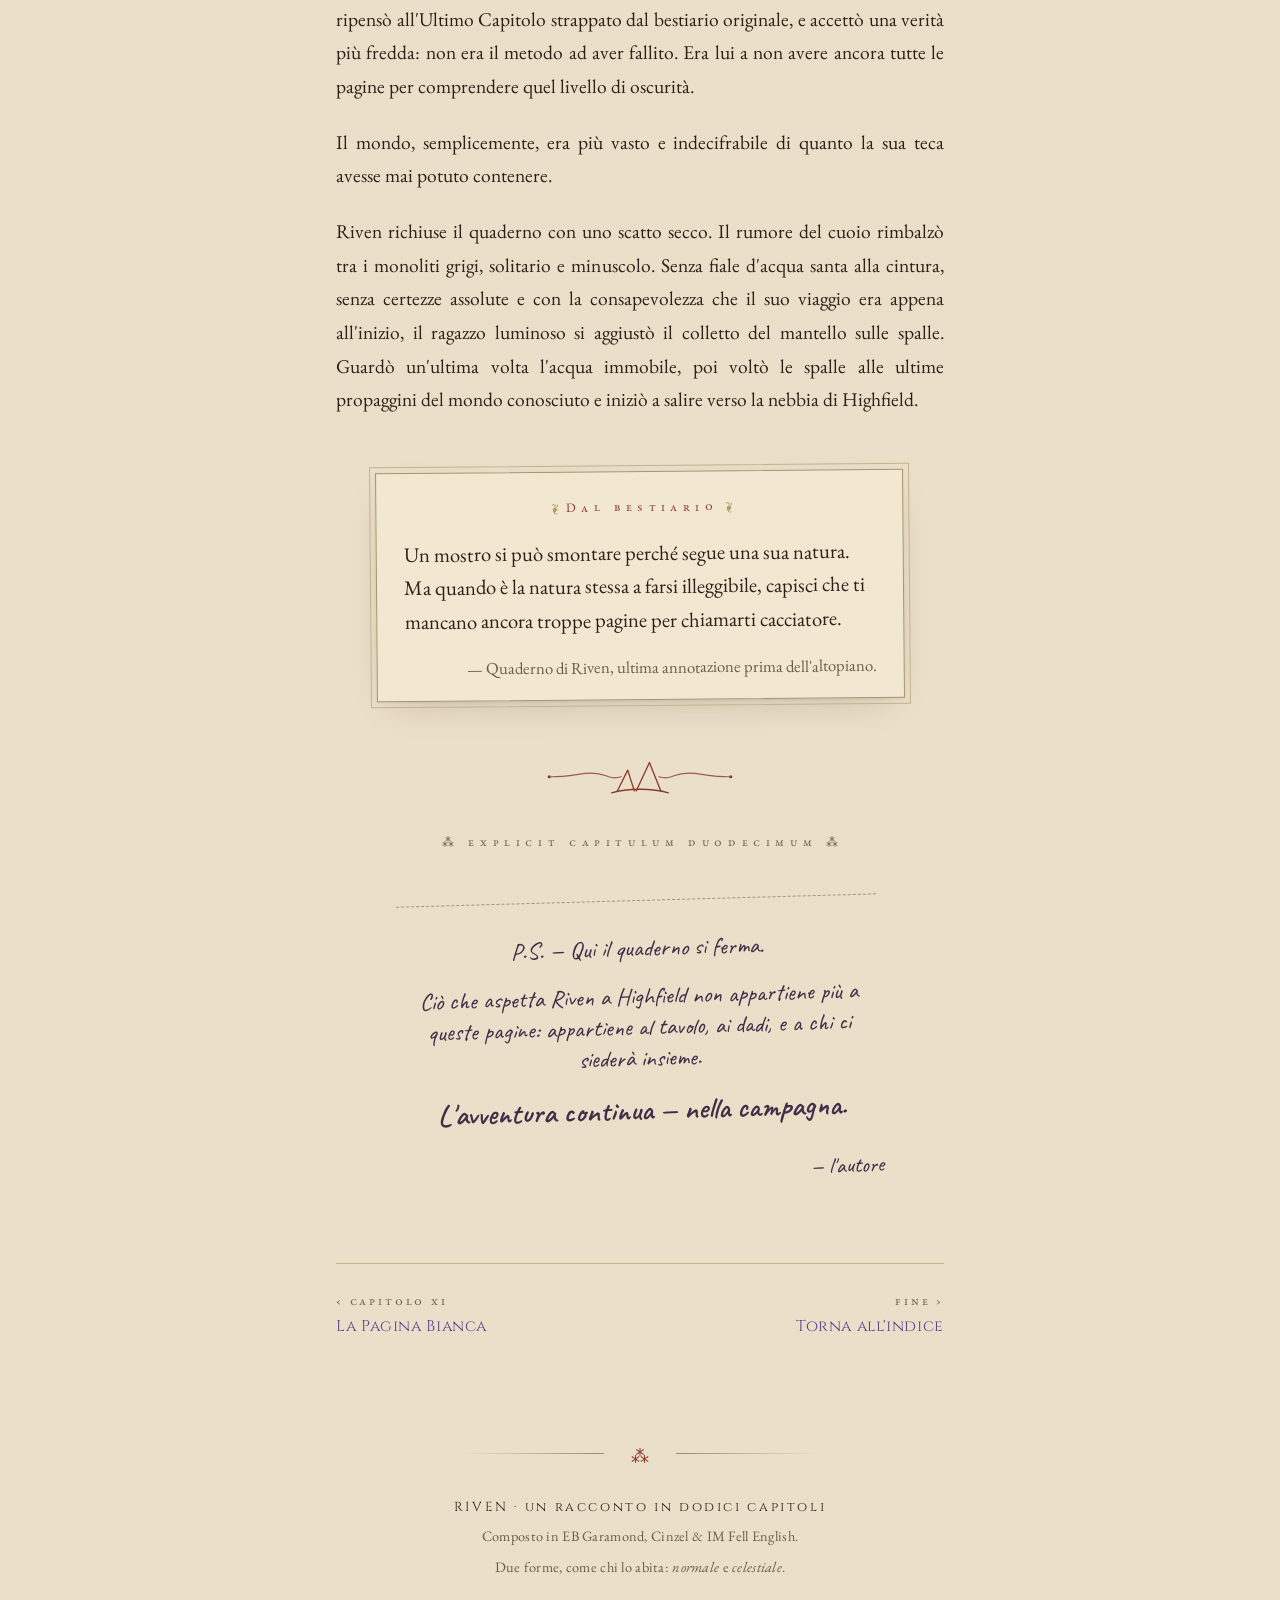
<file: capitoli/capitolo-12.html>
<!doctype html>
<html lang="it" data-tema="normale">
<head>
<meta charset="utf-8">
<meta name="viewport" content="width=device-width, initial-scale=1">
<title>XII · Le Bestie Sbagliate — RIVEN</title>
<meta name="description" content="Quando è la natura stessa a farsi illeggibile, ti mancano ancora troppe pagine.">
<meta property="og:title" content="XII · Le Bestie Sbagliate — RIVEN">
<meta property="og:description" content="Quando è la natura stessa a farsi illeggibile, ti mancano ancora troppe pagine.">
<link rel="preconnect" href="https://fonts.googleapis.com"><link rel="preconnect" href="https://fonts.gstatic.com" crossorigin><link href="https://fonts.googleapis.com/css2?family=Cinzel:wght@700;900&family=EB+Garamond:ital,wght@0,400;0,600;1,400;1,600&family=IM+Fell+English:ital@0;1&family=Caveat:wght@400;600;700&display=swap" rel="stylesheet">
<link rel="stylesheet" href="../css/stile.css?v=1781432288">
<script>try{var f=localStorage.getItem('riven-forma');if(!f)f=matchMedia('(prefers-color-scheme: dark)').matches?'celestiale':'normale';document.documentElement.setAttribute('data-tema',f);}catch(e){}</script>
</head>
<body class="capitolo" data-cap="XII" data-titolo="Le Bestie Sbagliate" data-file="capitolo-12.html"
      data-prev="capitolo-11.html" data-next="../indice.html">
<div class="fiume" aria-hidden="true"><i></i></div>
<header class="barra">
  <a class="marchio" href="../index.html">RIVEN</a>
  <nav>
    <a href="../indice.html">Indice</a>
    <button class="forma" type="button"><svg class="occhio" viewBox="0 0 24 16" fill="none" aria-hidden="true">
  <path d="M2 8 Q12 1 22 8 Q12 15 2 8 Z" stroke="currentColor" stroke-width="1.4"/>
  <ellipse cx="12" cy="8" rx="1.4" ry="3.6" fill="currentColor"/>
</svg><span class="etichetta">forma celestiale</span></button>
  </nav>
</header>

<main class="pagina">
  <header class="testata">
    <div class="filigrana" aria-hidden="true">XII</div>
    <p class="occhiello">Capitolo XII</p>
    <h1 class="titolo">Le Bestie Sbagliate</h1>
    <p class="epigrafe">«Quando è la natura stessa a farsi illeggibile, ti mancano ancora troppe pagine.»</p>
  </header>
  <figure class="tavola" data-base="../img/12">
    <div class="cornice">
      <div class="segnaposto">
        <span class="numerale">XII</span>
      </div>
    </div>
    <figcaption>Tavola 12</figcaption>
  </figure>
  <article class="testo">
<p class="incipit"><span class="capolettera">L</span>'inverno finì in fango e disgelo, e Riven lo attraversò con un passo diverso.</p>
<p>C'era una specie di esitazione, adesso, nel modo in cui poggiava gli stivali sulle strade del mondo fuori. Il ricordo della notte di Castelfosso gli si era aggrappato addosso come un odore ostinato: il calore della stanza, il panico cieco, e la consistenza della vena azzurra di Leda sotto la sua guancia. Per settimane, il bibliotecario che era in lui faticò a mantenere l'ordine. Riven si sorprendeva a guardare i propri sigilli muti e a domandarsi se si sarebbero mai intiepiditi di nuovo per un contatto che non fosse mortale.
Era un pensiero pericoloso per un cacciatore. La strada perdona la paura, ma non perdona la distrazione.</p>
<p>E glielo ricordò un mese dopo, nel buio di una cripta di famiglia, chiedendogli il conto.</p>
<p>Il lavoro doveva essere ordinaria amministrazione: un ossario umido, un morto irrequieto, un compenso misero ma sufficiente per comprare pane e stivali nuovi. Ma il secondo livello della cripta scendeva più in basso di quanto dicessero le mappe, e quello che Riven trovò nell'oscurità non era un morto recente. Era una cosa antica, avvizzita e atrocemente veloce.</p>
<p>Il combattimento fu un disastro fin dal primo respiro, e quando più tardi Riven se lo ripeté nella testa, fu onesto su una cosa: non era stata solo colpa della bestia.</p>
<p>L'argento del pugnale sfregiò la carne coriacea della creatura senza fermarla. La cosa lo investì con la forza di un mulo da soma, lo sollevò da terra e lo scagliò contro una colonna di granito. Due costole si incrinarono con uno schiocco umido. Poi venne il suono del vetro — netto, cristallino: due delle tre fiale d'acqua santa esplose contro la pietra, e gli bagnarono il cuoio dei calzoni con un liquido freddo e inutile.</p>
<p>E un terzo rumore, più piccolo di tutti, che non avrebbe dovuto esserci. Un fruscio. Qualcosa scivolò fuori dallo zaino lacerato e cadde nel fango, accanto alla sua faccia: un rettangolo di carta, chiuso da un sigillo di cera grezza.</p>
<p>Riven lo riconobbe prima di capire cosa fosse. La scrittura sul davanti era storta, sicura, ruvida — la stessa mano che aveva girato un boccale tre volte prima di bere. <em>Leda.</em> Non l'aveva messa lì lui. Non sapeva nemmeno di averla addosso.</p>
<p>E per un solo istante — un istante che un cacciatore non si può permettere — il metodo si spense. Smise di vedere la cripta, la bestia, l'acido che gli fumava sul cuoio. Vide solo una busta nel fango, e la domanda che gli scoppiò nel petto non aveva niente a che fare con il restare vivo: <em>cosa diavolo poteva avergli scritto.</em></p>
<p>Era l'unica esitazione che la cosa stava aspettando. Gli fu addosso. Dita grigie, fredde come il ferro e dure come radici, gli trovarono la gola e strinsero. La vista si restrinse a un tunnel nero. Annaspò, la sinistra che scattava cieca verso la cintura, e le dita si chiusero sull'ultima fiala. Non cercò la distanza, non misurò il lancio: gliela spaccò contro la faccia scarnificata, tranciandosi il palmo col proprio vetro pur di farla esplodere.</p>
<p>La deflagrazione sacra fu un lampo bianco e assoluto in uno spazio troppo stretto. La creatura si sciolse in un urlo di polvere rovente, e collassò in cenere sulle gambe del cacciatore.</p>
<p>Quando Riven emerse alla luce cruda del mattino, era coperto di polvere d'ossa e del proprio sangue. Si appoggiò al muro inclinato del cimitero, si tenne il fianco con una mano, e guardò la cintura: tre colli di vetro spezzati, trattenuti dai lacci, e nient'altro. L'arsenale che gli permetteva di affrontare ciò che non muore, esaurito in una manciata di secondi brutali.</p>
<p>Poi guardò la busta.</p>
<p>L'aveva raccolta dal fango senza decidere di farlo, e adesso la teneva con due dita, dal bordo, come si tiene una cosa che potrebbe mordere. Il sigillo di cera era intatto. La polvere d'ossa vi si era incollata sopra. Sul davanti, nella calligrafia storta di Leda, c'erano sei parole: <em>Quando avrai finito di contare le uscite.</em></p>
<p>E Riven — che squartava i morti per sapere come erano fatti dentro, che apriva ogni libro, ogni serratura, ogni bestia pur di non avere paura — restò lì con la busta in mano, e non riuscì a romperne il sigillo.</p>
<p>Ci posò il pollice sopra. Pensò a tutto ciò che poteva esserci scritto: un saluto, un insulto, un perdono, niente. E ognuna delle possibilità gli parve peggiore del non sapere. Aprire una bestia era facile: dentro c'era sempre e solo carne. Aprire quella busta voleva dire scoprire come lo aveva visto davvero qualcuno che lo aveva visto davvero — e quella era l'unica autopsia che non aveva il coraggio di fare.</p>
<p>Così non la fece. Aprì il quaderno alla piega dove dormiva la scaglia di Kainar, e accanto, nella stessa ombra di carta, infilò la busta chiusa di Leda. Due cose che non avrebbe restituito e non avrebbe aperto. La colpa di essere stato amato da chi non aveva saputo tenere, e il terrore di esserlo ancora: due silenzi, sigillati nello stesso libro.</p>
<p>Sapeva esattamente dov'era il santuario di strada più vicino. Sei giorni di cammino. Indietro. Indietro era una parola che non gli era mai riuscita, e adesso meno che mai, perché indietro c'era anche lei. Spazzò via la cenere dai vestiti, rimise il quaderno nello zaino, e riprese a camminare in avanti.</p>
<div class="separatore" aria-hidden="true">⁂</div>
<p>Le voci cominciarono a raggiungerlo una settimana dopo. Non erano notizie precise, ma frammenti sfilacciati, portati da mercanti ansiosi e cacciatori di frodo che avevano improvvisamente deciso di sgomberare l'orizzonte.</p>
<p>Riven le raccolse in una locanda di posta, mentre aspettava che il dolore alle costole smettesse di togliergli il fiato a ogni respiro. I discorsi, pesanti di birra e superstizione, non parlavano di mostri, di morti o di roba che si accende al buio. Parlavano, in modo molto più sottile e asfissiante, di bestie normali.
«La natura s'è guastata, su verso gli altopiani,» mormorava un carrettiere, abbassando la voce come se il bosco fuori potesse sentirlo. «I predatori abbattono le prede e le lasciano lì, intere. Non le mangiano. Non hanno fame.»
La parola che tornava più spesso nei racconti non era <em>paura</em>, era <em>pazienza</em>. C'era un'immobilità nuova nei boschi del nord-est. Gli erbivori, giuravano i taglialegna, non fuggivano più dall'odore dell'uomo. Restavano piantati in mezzo ai sentieri e voltavano la testa per seguire chi passava. Non come bestie che valutano una minaccia, ma con l'attenzione fredda e calcolatrice di chi sta aspettando un evento.</p>
<p>Tutte le storie e gli avvisi sbiaditi affissi alle porte puntavano verso una direzione precisa: <strong>Highfield</strong>. Un grosso insediamento sull'altopiano, isolato ma ricco. E disposto a pagare quantità oscene di denaro a chiunque facesse di mestiere ciò che i cacciatori locali si rifiutavano improvvisamente di fare.
Per il bibliotecario dentro Riven, la situazione era cristallina, e per questo terrorizzante: i mostri possono avere qualsiasi forma, ma un predatore per sua natura mangia, e una preda fugge. È il dogma su cui si regge il mondo. Quando le pagine più vecchie e semplici dell'universo cominciano a sbagliare, non sono le singole bestie a essere cambiate.
È la regola a essersi rotta.</p>
<p>Con i tre colli di vetro vuoti che tintinnavano piano a ogni passo, come qualcosa che ride sottovoce, Riven lasciò le strade battute e puntò dritto verso nord-est.</p>
<div class="separatore" aria-hidden="true">⁂</div>
<p>Al terzo giorno di marcia, la terra si trasformò in un paesaggio che nessuna mappa aveva mai promesso, come se la geografia stessa avesse contratto una malattia antica.</p>
<p>Il clima si fece inaspettatamente temperato, l'aria dolce, carica di un'umidità pesante che incollava i vestiti alla pelle. A dominare l'orizzonte non c'erano più alberi, ma pietre. Enormi monoliti di roccia scura spuntavano dal terreno come zanne scagliose conficcate a forza nella terra da una mascella sotterranea. Non c'era ordine nella loro disposizione, né logica geologica. Alcuni erano tozzi e larghi come case, altri si innalzavano per oltre dieci metri, pericolosamente inclinati, gettando ombre immense, storte e innaturali.</p>
<p>Camminare in quella foresta di spuntoni era come attraversare la navata di una cattedrale crollata. Riven procedeva cauto, ignorando la fitta al costato, sentendo che l'aria si faceva sempre più densa e muta. Alla base di quei pilastri inclinati, l'ombra perenne manteneva la terra costantemente fresca, quasi fredda. Col tempo, quell'umidità vitale aveva attirato il passaggio della selvaggina, e il calpestio fitto aveva scavato delle conche. Le piogge stagionali avevano fatto il resto. Ora, sparsi in modo irregolare sotto la guardia dei giganti di pietra, c'erano decine di piccoli laghetti e pozze scure, specchi d'acqua immobili che riflettevano un cielo bianco e ostile.
Era un giardino alieno e silenzioso, l'anticamera esatta e inquietante prima che la terra si impennasse definitivamente verso la nebbia dell'altopiano di Highfield.</p>
<div class="separatore" aria-hidden="true">⁂</div>
<p>Riven si fermò sul bordo dell'ultimo specchio d'acqua. La salita vera e propria iniziava a pochi metri dai suoi stivali, scomparendo in una foschia bassa che odorava di resina bagnata e di gelo.</p>
<p>Ascoltò.
Non c'era il rumore dello scatto di una caccia. Non c'era il fruscio disperato della fuga. Non c'era il calpestio sugli aghi di pino, né il richiamo degli uccelli. Non c'era niente di tutto ciò che il suo quaderno gli aveva insegnato a riconoscere in ventiquattro anni di vita. C'era solo l'immobilità pesante e asfissiante di cui parlavano i mercanti alle locande: un silenzio che non stava dormendo, ma che stava aspettando di essere rotto.</p>
<p>Lentamente, ignorando il tremito leggero della mano destra, sfilò il quaderno dallo zaino e ne sfiorò la copertina di pelle logora e indurita. Lo aprì sull'ultima pagina bianca. Tenne la penna sospesa in aria per un tempo lungo, indefinito.
Ma non c'era nessuna tattica da smontare. Nessuna debolezza, nessuna ghiandola velenifera o schema d'attacco che potesse ridurre a parole, e quindi dominare, quell'anomalia totale diffusa nell'aria.
Il libro, la sua ancora e la sua eredità, non era sbagliato. Semplicemente, non bastava più.
Guardò la rilegatura di cuoio, ripensò all'Ultimo Capitolo strappato dal bestiario originale, e accettò una verità più fredda: non era il metodo ad aver fallito. Era lui a non avere ancora tutte le pagine per comprendere quel livello di oscurità.</p>
<p>Il mondo, semplicemente, era più vasto e indecifrabile di quanto la sua teca avesse mai potuto contenere.</p>
<p>Riven richiuse il quaderno con uno scatto secco. Il rumore del cuoio rimbalzò tra i monoliti grigi, solitario e minuscolo.
Senza fiale d'acqua santa alla cintura, senza certezze assolute e con la consapevolezza che il suo viaggio era appena all'inizio, il ragazzo luminoso si aggiustò il colletto del mantello sulle spalle. Guardò un'ultima volta l'acqua immobile, poi voltò le spalle alle ultime propaggini del mondo conosciuto e iniziò a salire verso la nebbia di Highfield.</p>
<aside class="bestiario"><span class="rubrichetta">Dal bestiario</span><p class="nota"><em>Un mostro si può smontare perché segue una sua natura. Ma quando è la natura stessa a farsi illeggibile, capisci che ti mancano ancora troppe pagine per chiamarti cacciatore.</em></p><p class="provenienza">— Quaderno di Riven, ultima annotazione prima dell'altopiano.</p></aside>
  </article>
  <div class="finalino-wrap"><svg class="finalino" viewBox="0 0 220 46" fill="none" aria-hidden="true"><g class="vite"><path d="M16 23 C44 23 56 15 74 22 C80 25 84 25 90 23"/><path d="M204 23 C176 23 164 15 146 22 C140 25 136 25 130 23"/><circle class="pieno" cx="14" cy="23" r="1.7"/><circle class="pieno" cx="206" cy="23" r="1.7"/></g><g class="motivo"><path d="M86 38 L97 16 L104 38"/><path d="M106 38 L120 8 L132 38"/><path d="M80 40 C96 35 124 35 140 40"/></g></svg></div>
  <p class="explicit">⁂ explicit capitulum duodecimum ⁂</p>
<aside class="postscriptum">
  <p class="ps-riga">P.S. — Qui il quaderno si ferma.</p>
  <p class="ps-riga">Ciò che aspetta Riven a Highfield non appartiene più a queste pagine:
  appartiene al tavolo, ai dadi, e a chi ci siederà insieme.</p>
  <p class="ps-riga grande">L'avventura continua — nella campagna.</p>
  <p class="ps-firma">— l'autore</p>
</aside>
  <nav class="passi">
    <a href="capitolo-11.html"><span class="verso">‹ capitolo xi</span><span class="dove">La Pagina Bianca</span></a>
    <a class="innanzi" href="../indice.html"><span class="verso">fine ›</span><span class="dove">Torna all&#x27;indice</span></a>
  </nav>
</main>
<footer class="colophon">
  <span class="fregio">⁂</span>
  <p>RIVEN · un racconto in dodici capitoli</p>
  <p>Composto in EB Garamond, Cinzel &amp; IM Fell English.</p>
  <p>Due forme, come chi lo abita: <em>normale</em> e <em>celestiale</em>.</p>
</footer>
<script src="../js/lettura.js?v=1781432288"></script>
</body>
</html>
</file>
<file: css/stile.css>
/* ============================================================
   RIVEN · Il Quaderno dello Strappo
   Due forme: "normale" (carta & inchiostro) e "celestiale"
   (pietra notturna & sigilli viola). Il tema è il personaggio.
   ============================================================ */

/* ----------------------------- fondamenta */
:root{
  --font-corpo:'EB Garamond', Georgia, serif;
  --font-lapide:'Cinzel', serif;
  --font-altramano:'IM Fell English', 'EB Garamond', serif;
  --misura:42rem;
  --transizione:.45s cubic-bezier(.4,0,.2,1);
}

/* Forma normale — carta cartonata, inchiostro bruno, rubrica rossa */
html[data-tema="normale"]{
  --carta:#eadfc8;
  --carta-fonda:#e0d2b4;
  --carta-nota:#f2e8d2;
  --inchiostro:#2b2118;
  --inchiostro-tenue:#6d5d45;
  --rubrica:#8c3a2b;            /* il rosso dei copisti */
  --viola:#5f4190;
  --viola-tenue:#7c63ab;
  --linea:#c5b290;
  --linea-forte:#a8946d;
  --bagliore:transparent;
  --fumo-1:rgba(95,65,144,.07);
  --fumo-2:rgba(60,40,20,.06);
  --ombra:0 1px 2px rgba(43,33,24,.08), 0 12px 40px -18px rgba(43,33,24,.25);
  --c-kainar:#5f7d4c;   --c-lexora:#9a6a2c;   --c-bowkarot:#4f6378;
  --c-leda:#a0563a;     --c-torkas:#766343;
  --pelle:#2c1a10; --pelle-luce:#5c3c25; --pelle-scura:#1a0f08; --oro:#c8a24a; --oro-tenue:#9a7a36;
}

/* Forma celestiale — pietra notturna, osso, sigilli accesi */
html[data-tema="celestiale"]{
  --carta:#121017;
  --carta-fonda:#0c0a10;
  --carta-nota:#1a1623;
  --inchiostro:#d8d1bf;
  --inchiostro-tenue:#8d8579;
  --rubrica:#a98ae6;            /* la rubrica diventa sigillo */
  --viola:#a98ae6;
  --viola-tenue:#7e63b8;
  --linea:#2e2840;
  --linea-forte:#453a63;
  --bagliore:rgba(169,138,230,.35);
  --fumo-1:rgba(169,138,230,.10);
  --fumo-2:rgba(110,80,180,.07);
  --ombra:0 1px 2px rgba(0,0,0,.5), 0 14px 50px -16px rgba(120,90,200,.18);
  --c-kainar:#93b87e;   --c-lexora:#cda062;   --c-bowkarot:#8ba2bb;
  --c-leda:#cf8862;     --c-torkas:#ab9778;
  --pelle:#171022; --pelle-luce:#3a2c52; --pelle-scura:#0c0812; --oro:#b79be0; --oro-tenue:#8166b0;
}

*{box-sizing:border-box}
html{scroll-behavior:smooth}
html, body{ overflow-x:clip }
body{
  margin:0;
  font-family:var(--font-corpo);
  font-size:clamp(1.06rem, 1rem + .35vw, 1.22rem);
  line-height:1.72;
  color:var(--inchiostro);
  background:var(--carta);
  transition:background var(--transizione), color var(--transizione);
  -webkit-font-smoothing:antialiased;
  text-rendering:optimizeLegibility;
}

/* grana della carta — rumore SVG sopra tutto, impercettibile e vivo */
body::before{
  content:"";
  position:fixed; inset:0; z-index:40;
  pointer-events:none;
  background-image:url("data:image/svg+xml,%3Csvg xmlns='http://www.w3.org/2000/svg' width='280' height='280'%3E%3Cfilter id='g'%3E%3CfeTurbulence type='fractalNoise' baseFrequency='0.82' numOctaves='2' stitchTiles='stitch'/%3E%3CfeColorMatrix type='saturate' values='0'/%3E%3C/filter%3E%3Crect width='100%25' height='100%25' filter='url(%23g)'/%3E%3C/svg%3E");
  opacity:.055;
  mix-blend-mode:multiply;
}
html[data-tema="celestiale"] body::before{ mix-blend-mode:screen; opacity:.045; }

/* vignettatura — i bordi del foglio si scuriscono appena */
body::after{
  content:"";
  position:fixed; inset:0; z-index:39; pointer-events:none;
  background:
    radial-gradient(120% 75% at 50% 0%, rgba(255,242,214,.06), transparent 42%),
    radial-gradient(ellipse 122% 96% at 50% 42%, transparent 54%, rgba(40,26,12,.18) 100%);
  transition:opacity var(--transizione);
}
html[data-tema="normale"] body::after{ opacity:.65 }
html[data-tema="celestiale"] body::after{
  background:
    radial-gradient(120% 75% at 50% 0%, rgba(150,120,210,.07), transparent 44%),
    radial-gradient(ellipse 122% 96% at 50% 42%, transparent 48%, rgba(0,0,0,.55) 100%);
}

a{color:var(--viola); text-decoration:none; transition:color .2s}
a:hover{color:var(--rubrica)}
em{font-style:italic}
strong{font-weight:600}
::selection{background:var(--viola-tenue); color:var(--carta)}

/* ----------------------------- il fiume (progresso di lettura) */
.fiume{
  position:fixed; top:0; left:0; right:0; height:3px; z-index:60;
  background:transparent;
}
.fiume i{
  display:block; height:100%; width:0;
  background:linear-gradient(90deg, var(--viola-tenue), var(--viola), var(--rubrica));
  box-shadow:0 0 8px var(--bagliore);
  transition:width .12s linear;
}

/* ----------------------------- barra di testa */
.barra{
  position:sticky; top:0; z-index:50;
  display:flex; align-items:center; justify-content:space-between;
  padding:.7rem clamp(1rem,4vw,2.2rem);
  background:var(--carta);
  background:color-mix(in srgb, var(--carta) 86%, transparent);
  -webkit-backdrop-filter:blur(8px);
  backdrop-filter:blur(8px);
  border-bottom:1px solid var(--linea);
  transition:background var(--transizione), border-color var(--transizione);
}
.marchio{
  font-family:var(--font-lapide); font-weight:700;
  letter-spacing:.42em; font-size:.95rem; color:var(--inchiostro);
}
.marchio:hover{color:var(--viola)}
.barra nav{display:flex; align-items:center; gap:1.4rem}
.barra nav a{
  font-variant:small-caps; letter-spacing:.14em; font-size:.95rem;
  color:var(--inchiostro-tenue);
}
.barra nav a:hover{color:var(--viola)}

/* il bottone della forma — la trasformazione */
.forma{
  font-family:var(--font-corpo); font-variant:small-caps; letter-spacing:.12em;
  font-size:.92rem; color:var(--inchiostro-tenue);
  background:none; border:1px solid var(--linea); border-radius:2em;
  padding:.28em 1em .34em; cursor:pointer;
  display:inline-flex; align-items:center; gap:.5em;
  transition:all .25s;
}
.forma:hover{border-color:var(--viola); color:var(--viola); box-shadow:0 0 12px var(--bagliore)}
.forma .occhio{width:1em; height:1em; flex:none}
.forma .occhio ellipse, .forma .occhio circle{transition:all .3s}

/* ----------------------------- la pagina */
.pagina{
  max-width:var(--misura);
  margin:0 auto;
  padding:clamp(2.4rem,6vw,4.5rem) clamp(1.2rem,5vw,2rem) 4rem;
}

/* ----------------------------- testata di capitolo */
.testata{ text-align:center; margin-bottom:3rem; position:relative }
.occhiello{
  font-variant:small-caps; letter-spacing:.5em; text-indent:.5em;
  color:var(--rubrica); font-size:.95rem; margin:0 0 1rem;
}
.titolo{
  font-family:var(--font-lapide); font-weight:700;
  font-size:clamp(1.9rem, 1.4rem + 2.4vw, 3rem);
  letter-spacing:.06em; line-height:1.18;
  margin:.1em 0 .5em; color:var(--inchiostro);
  text-wrap:balance;
}
html[data-tema="celestiale"] .titolo{ text-shadow:0 0 26px var(--bagliore) }
.epigrafe{
  font-family:var(--font-altramano); font-style:italic;
  color:var(--inchiostro-tenue); font-size:1.04em;
  max-width:30em; margin:0 auto;
}
.testata::after{
  content:"";
  display:block; width:7rem; height:1px; margin:2rem auto 0;
  background:linear-gradient(90deg, transparent, var(--linea-forte), transparent);
}
/* numerale in filigrana dietro la testata */
.filigrana{
  position:absolute; inset:-1.4rem 0 auto; z-index:-1;
  font-family:var(--font-lapide); font-weight:900;
  font-size:clamp(7rem,18vw,11rem); line-height:1;
  color:var(--inchiostro); opacity:.045;
  user-select:none; pointer-events:none;
}

/* ----------------------------- la tavola (illustrazione) */
.tavola{ margin:0 0 3.2rem; }
.tavola .cornice{
  border:1px solid var(--linea-forte);
  outline:1px solid var(--linea);
  outline-offset:5px;
  background:var(--carta-fonda);
  aspect-ratio:16/10;
  display:grid; place-items:center;
  overflow:hidden; position:relative;
  box-shadow:var(--ombra);
  transition:all var(--transizione);
}
.tavola img{ width:100%; height:100%; object-fit:cover; display:block }
.segnaposto{ text-align:center; padding:1rem; position:relative; width:100% }
.segnaposto .numerale{
  display:block; font-family:var(--font-lapide); font-weight:900;
  font-size:clamp(3.4rem,9vw,5.6rem); color:var(--inchiostro); opacity:.13;
  line-height:1;
}
.segnaposto .motivo{
  display:block; margin-top:.6rem;
  font-variant:small-caps; letter-spacing:.3em; text-indent:.3em;
  font-size:.82rem; color:var(--inchiostro-tenue);
}
.segnaposto::before, .segnaposto::after{
  content:"❦"; position:absolute; top:50%; transform:translateY(-50%);
  color:var(--linea-forte); font-size:1.1rem;
}
.segnaposto::before{left:8%} .segnaposto::after{right:8%}
.tavola figcaption{
  margin-top:.85rem; text-align:center;
  font-variant:small-caps; letter-spacing:.26em; text-indent:.26em;
  font-size:.85rem; color:var(--inchiostro-tenue);
}

/* ----------------------------- il testo */
.testo p{ margin:0 0 1.15em; text-align:justify; -webkit-hyphens:auto; hyphens:auto; }

/* capolettera — rubricato come nei manoscritti */
/* capolettera illuminato, da fiaba — span esplicito (sempre visibile, niente quirk di ::first-letter) */
.testo p.incipit .capolettera{
  float:left;
  font-family:var(--font-altramano); font-style:italic; font-weight:normal;
  font-size:5.5em; line-height:.75;
  margin:.06em .08em -.05em 0; padding:0 .08em 0 0;
  color:var(--rubrica);
}
@supports (color: color-mix(in srgb, red, blue)) {
  .testo p.incipit .capolettera {
    text-shadow:1px 1px 0 color-mix(in srgb, var(--rubrica) 28%, transparent);
  }
}
html[data-tema="celestiale"] .testo p.incipit .capolettera{
  color:var(--viola); text-shadow:0 0 26px var(--bagliore);
}

/* dialoghi — rientro pendente + filo a sinistra che si tinge col parlante */
.testo p.dialogo{
  padding-left:1.3em; text-indent:-.7em;
  border-left:2px solid var(--linea-forte); margin-left:.1em;
}
/* colori-personaggio: nome del parlante + filo del dialogo */
.chi{ font-style:normal; font-weight:600 }
.chi-riven{ color:var(--viola) }
.chi-kainar{ color:var(--c-kainar) }
.chi-lexora{ color:var(--c-lexora) }
.chi-bowkarot{ color:var(--c-bowkarot) }
.chi-leda{ color:var(--c-leda) }
.chi-torkas{ color:var(--c-torkas) }


/* l'altra mano — le voci e i marginalia del Primo */
.testo p.altramano{
  font-family:var(--font-altramano); font-style:italic;
  color:var(--inchiostro);
  color:color-mix(in srgb, var(--inchiostro) 72%, var(--viola));
  text-align:left;
  padding-left:1.6rem; position:relative;
  margin:1.5em 0;
}
.testo p.altramano::before{
  content:""; position:absolute; left:.35rem; top:.3em; bottom:.3em;
  width:1px; background:linear-gradient(var(--viola-tenue), transparent);
}
.testo p.altramano em{ font-style:normal }

/* separatore di scena */
.separatore{
  text-align:center; margin:2.6em 0;
  color:var(--rubrica); font-size:1.15em; letter-spacing:.8em; text-indent:.8em;
  user-select:none;
}
html[data-tema="celestiale"] .separatore{ text-shadow:0 0 14px var(--bagliore) }

/* ----------------------------- psicosi del Cap. VI (le voci sopra il testo) */
.testo{ position:relative }
.psicosi{ position:relative; z-index:0 }
.psicosi::before{
  content:""; position:absolute; inset:-3% 0; z-index:-1; pointer-events:none;
  background:radial-gradient(72% 42% at 50% 50%, var(--fumo-1), transparent 72%);
}
.psicosi-voci{
  position:absolute; inset:0; z-index:6; pointer-events:none;
  font-size:1rem;          /* base per gli em delle voci */
}
.voce{
  position:absolute; font-family:'Caveat', cursive; font-weight:600;
  white-space:nowrap; line-height:1; letter-spacing:.01em;
  opacity:0; transform:rotate(var(--rot,0deg)); will-change:opacity; user-select:none;
}
.voce.paziente{ color:var(--viola) }
.voce.piccola{ color:var(--inchiostro-tenue); font-weight:400; font-style:italic }
html[data-tema="celestiale"] .voce.paziente{ text-shadow:0 0 14px var(--bagliore) }
html[data-tema="celestiale"] .voce.piccola{ text-shadow:0 0 8px rgba(126,99,184,.4) }
.voce .moto{ display:inline-block; will-change:transform }

/* le voci nascono solo quando la scena entra in vista */
.psicosi.attiva .voce.comparsa{ animation:comparsa 1.7s ease forwards }
.psicosi.attiva .voce.pulsazione{ animation:pulsazione 5s ease-in-out infinite }
.psicosi.attiva .voce.lampeggio{ animation:lampeggio 3.4s linear infinite }
.psicosi.attiva .moto.deriva{
  animation-name:deriva; animation-timing-function:ease-in-out;
  animation-iteration-count:infinite; animation-direction:alternate;
}
.psicosi.attiva .moto.tremore{ animation:tremore .14s steps(2,end) infinite }

@keyframes comparsa{ from{opacity:0; filter:blur(3px)} to{opacity:var(--op); filter:blur(0)} }
@keyframes pulsazione{ 0%,100%{opacity:calc(var(--op) * .3)} 50%{opacity:var(--op)} }
@keyframes lampeggio{
  0%{opacity:0} 6%{opacity:var(--op)} 10%{opacity:.04} 15%{opacity:var(--op)}
  34%{opacity:var(--op)} 40%{opacity:0} 70%{opacity:0} 75%{opacity:calc(var(--op)*.9)}
  79%{opacity:.04} 84%{opacity:var(--op)} 95%{opacity:var(--op)} 100%{opacity:0}
}
@keyframes deriva{ from{transform:translate(0,0)} to{transform:translate(.5em,-.55em)} }
@keyframes tremore{
  0%{transform:translate(0,0)} 50%{transform:translate(.06em,-.05em)} 100%{transform:translate(-.05em,.05em)}
}
@media (max-width:760px){ .psicosi-voci{ font-size:.5rem; overflow:hidden } }
@media (prefers-reduced-motion:reduce){
  .voce{ opacity:var(--op) !important; animation:none !important }
  .moto{ animation:none !important }
}

/* ----------------------------- dal bestiario (il libro nel libro) */
.bestiario{
  margin:3.4rem auto 0; max-width:33rem;
  background:var(--carta-nota);
  border:1px solid var(--linea-forte);
  outline:1px solid var(--linea); outline-offset:5px;
  padding:1.5rem 1.7rem 1.2rem;
  transform:rotate(-.5deg);
  box-shadow:var(--ombra);
}
.bestiario .rubrichetta{
  display:block; text-align:center;
  font-variant:small-caps; letter-spacing:.42em; text-indent:.42em;
  font-size:.8rem; color:var(--rubrica); margin-bottom:1.1rem;
}
.bestiario .rubrichetta::before,
.bestiario .rubrichetta::after{
  content:"❦"; color:var(--oro-tenue); font-size:.92em;
  letter-spacing:0; text-indent:0; margin:0 .7em; opacity:.7;
}
.bestiario .nota{
  font-family:var(--font-altramano); font-style:italic;
  font-size:1.06em; line-height:1.62; margin:0 0 .9em; text-align:left;
}
.bestiario .nota em{ font-style:normal }
.bestiario .provenienza{
  font-size:.86em; color:var(--inchiostro-tenue);
  text-align:right; margin:0; line-height:1.5;
}
html[data-tema="celestiale"] .bestiario{ box-shadow:0 1px 2px rgba(0,0,0,.5), 0 0 34px -12px var(--bagliore) }

/* ----------------------------- finalino (glifo statico di chiusura) */
.finalino-wrap{ margin:3.4rem 0 0; text-align:center }
.finalino{ width:clamp(9rem, 30vw, 13rem); height:auto; display:inline-block }
.finalino .vite path{ stroke:var(--rubrica); stroke-width:1.3; fill:none; stroke-linecap:round; opacity:.8 }
.finalino .motivo path{ stroke:var(--rubrica); stroke-width:1.4; fill:none; stroke-linecap:round; stroke-linejoin:round }
.finalino .motivo .pieno{ fill:var(--viola); stroke:none }
.finalino .pieno{ fill:var(--rubrica); stroke:none }
html[data-tema="celestiale"] .finalino{ filter:drop-shadow(0 0 9px var(--bagliore)) }

/* ----------------------------- explicit (chiusa di capitolo) */
.explicit{
  margin:1.4rem 0 0; text-align:center;
  font-variant:small-caps; letter-spacing:.45em; text-indent:.45em;
  font-size:.78rem; color:var(--inchiostro-tenue);
}

/* ----------------------------- passi (navigazione tra capitoli) */
.passi{
  margin-top:4.5rem; padding-top:1.6rem;
  border-top:1px solid var(--linea);
  display:flex; justify-content:space-between; gap:1rem;
}
.passi a{
  display:flex; flex-direction:column; gap:.15rem; max-width:46%;
}
.passi .verso{
  font-variant:small-caps; letter-spacing:.22em; font-size:.8rem;
  color:var(--inchiostro-tenue);
}
.passi .dove{ font-family:var(--font-lapide); font-size:.98rem; letter-spacing:.04em }
.passi a:hover .dove{ color:var(--rubrica) }
.passi .innanzi{ margin-left:auto; text-align:right }

/* ----------------------------- copertina */
.copertina{
  min-height:100vh;
  min-height:100svh;
  display:grid; place-items:center; text-align:center;
  position:relative; overflow:hidden;
  padding:2rem 1rem;
}
.copertina-interno{ position:relative; z-index:2; max-width:46rem }
.sovratitolo{
  font-variant:small-caps; letter-spacing:.6em; text-indent:.6em;
  color:var(--inchiostro-tenue); font-size:.95rem; margin:0 0 2.2rem;
}
.titolone{
  font-family:var(--font-lapide); font-weight:900;
  font-size:clamp(4rem, 14vw, 9.5rem);
  letter-spacing:.3em; text-indent:.3em;
  margin:.05em 0; line-height:1; color:var(--inchiostro);
}
html[data-tema="celestiale"] .titolone{ text-shadow:0 0 60px var(--bagliore) }
.sottotitolo{
  font-family:var(--font-altramano); font-style:italic;
  font-size:clamp(1.05rem, 1rem + .8vw, 1.4rem);
  color:var(--inchiostro-tenue); margin:1.6rem auto 0; max-width:30em;
}

/* il sigillo — occhio a pupilla verticale tra due ali di fumo */
.sigillo{ width:clamp(64px, 10vw, 96px); height:auto; margin-bottom:1.6rem }
.sigillo .tratto{ stroke:var(--inchiostro); transition:stroke var(--transizione) }
.sigillo .pupilla{ fill:var(--viola); transition:fill var(--transizione) }
html[data-tema="celestiale"] .sigillo{ filter:drop-shadow(0 0 14px var(--bagliore)) }
@keyframes respiro{ 0%,100%{opacity:.85} 50%{opacity:1} }
html[data-tema="celestiale"] .sigillo{ animation:respiro 5s ease-in-out infinite }

/* fumo che deriva sulla copertina */
.fumo{ position:absolute; border-radius:50%; filter:blur(52px); z-index:1; pointer-events:none }
.fumo.a{ width:46vmax; height:30vmax; left:-12vmax; top:6vmax;  background:radial-gradient(closest-side, var(--fumo-1), transparent) }
.fumo.b{ width:42vmax; height:34vmax; right:-14vmax; bottom:-4vmax; background:radial-gradient(closest-side, var(--fumo-2), transparent) }
.fumo.c{ width:30vmax; height:22vmax; left:30vmax; bottom:10vmax; background:radial-gradient(closest-side, var(--fumo-1), transparent) }
@keyframes deriva-a{ from{transform:translate(0,0) rotate(0deg)} to{transform:translate(7vmax,-4vmax) rotate(8deg)} }
@keyframes deriva-b{ from{transform:translate(0,0)} to{transform:translate(-6vmax,-5vmax)} }
@keyframes deriva-c{ from{transform:translate(0,0) scale(1)} to{transform:translate(4vmax,3vmax) scale(1.15)} }
.fumo.a{ animation:deriva-a 26s ease-in-out infinite alternate }
.fumo.b{ animation:deriva-b 31s ease-in-out infinite alternate }
.fumo.c{ animation:deriva-c 23s ease-in-out infinite alternate }

/* segnalibro — riprendi la lettura */
.segnalibro{
  display:none;
  margin:2.4rem auto 0; max-width:26rem;
  border:1px solid var(--linea-forte);
  background:var(--carta-nota);
  padding:.8rem 2rem .8rem 1.2rem; text-align:center;
  box-shadow:var(--ombra); position:relative;
}
.chiudi-segnalibro{
  position:absolute; top:.4rem; right:.4rem;
  background:transparent; border:none;
  color:var(--inchiostro-tenue); font-size:.9rem;
  cursor:pointer; padding:.2rem; transition:color .2s;
}
.chiudi-segnalibro:hover{ color:var(--rubrica) }
.segnalibro.visibile{ display:block }
.segnalibro .dove-eri{
  font-variant:small-caps; letter-spacing:.2em; font-size:.8rem;
  color:var(--inchiostro-tenue); display:block; margin-bottom:.15rem;
}
.segnalibro a{ font-family:var(--font-lapide); letter-spacing:.05em }

/* ----------------------------- indice */
.indice{ max-width:var(--misura); margin:0 auto; padding:4rem clamp(1.2rem,5vw,2rem) 5rem }
.indice h2{
  font-variant:small-caps; letter-spacing:.5em; text-indent:.5em; text-align:center;
  font-weight:400; font-size:1.05rem; color:var(--rubrica); margin:0 0 2.6rem;
}
.indice ol{ list-style:none; margin:0; padding:0 }
.indice li{ border-bottom:1px solid var(--linea) }
.indice li:first-child{ border-top:1px solid var(--linea) }
.voce-indice{
  display:grid; grid-template-columns:4.2rem 1fr; gap:0 1.4rem;
  align-items:baseline; position:relative;
  padding:1.15rem .4rem .9rem 1rem; color:var(--inchiostro);
  transition:background .25s, padding-left .25s;
}
.voce-indice::before{   /* filo verticale che cresce all'hover */
  content:""; position:absolute; left:0; top:50%; width:2px; height:0;
  background:linear-gradient(var(--viola), var(--rubrica));
  transform:translateY(-50%); transition:height .28s ease; opacity:.85;
}
.voce-indice:hover{ background:color-mix(in srgb, var(--viola) 6%, transparent); padding-left:1.4rem }
.voce-indice:hover::before{ height:62% }
.voce-indice .num{
  font-family:var(--font-lapide); font-weight:700; font-size:1.5rem;
  color:var(--rubrica); text-align:right;
  transition:text-shadow .25s;
}
.voce-indice:hover .num{ text-shadow:0 0 16px var(--bagliore) }
.voce-indice .tit{ font-family:var(--font-lapide); font-size:1.12rem; letter-spacing:.04em }
.voce-indice .epi{
  grid-column:2; font-family:var(--font-altramano); font-style:italic;
  font-size:.95rem; color:var(--inchiostro-tenue); margin-top:.2rem;
}

/* ----------------------------- colophon */
.colophon{
  text-align:center; padding:3rem 1.4rem 3.6rem;
  color:var(--inchiostro-tenue); font-size:.9rem; position:relative;
}
.colophon::before{
  content:""; display:block; width:min(58%,22rem); height:1px; margin:0 auto 1.7rem;
  background:linear-gradient(90deg, transparent, var(--linea-forte) 35%, var(--oro-tenue), var(--linea-forte) 65%, transparent);
}
.colophon .fregio{
  color:var(--rubrica); font-size:1.15rem; letter-spacing:.5em; text-indent:.5em;
  display:block; width:-moz-fit-content; width:fit-content; margin:-2.55rem auto 1.5rem;
  background:var(--carta); padding:0 1.1rem; position:relative;
}
.colophon p{ margin:.4em 0; letter-spacing:.02em }
.colophon p:first-of-type{ font-family:var(--font-lapide); letter-spacing:.2em; font-size:.82rem; color:var(--inchiostro) }

/* il libro che si apre (home) */
.home .copertina{ gap:0 }
.scena-libro{ perspective:2400px; perspective-origin:50% 42%; position:relative; z-index:2 }
.libro3d{
  --spessore: 40px;
  position:relative;
  width:min(82vw, 30rem); height:min(74svh, 42rem);
  transform-style:preserve-3d; cursor:grab;
}
.libro3d:active{ cursor:grabbing }
.libro3d:focus-visible{ outline:2px solid var(--viola); outline-offset:16px; border-radius:6px }

/* la pagina interna (incipit) — sotto la copertina, si scopre aprendo */
.pagina-dentro{
  position:absolute; inset:0;
  background:var(--carta-nota);
  border:1px solid var(--linea-forte);
  transform:translateZ(calc(var(--spessore) * -1));
  box-shadow:var(--ombra);
  display:grid; place-items:center;
  padding:clamp(1.4rem,4.5vw,3rem); overflow:hidden;
  backface-visibility:hidden; -webkit-backface-visibility:hidden;
}
.pagina-dentro::before{
  content:""; position:absolute; top:0; bottom:0; left:0; width:13%;
  background:linear-gradient(90deg, rgba(0,0,0,.17), transparent); pointer-events:none;
}

/* la copertina rigida, incernierata a sinistra (lo spine) */
.copertina-libro{
  position:absolute; inset:0;
  transform-origin:left center; transform:rotateY(0deg);
  transform-style:preserve-3d;
  transition:transform 1.7s cubic-bezier(.62,.04,.26,1);
  z-index:3;
}
.libro3d.aperto .copertina-libro{ transform:rotateY(-160deg) }
.faccia{
  position:absolute; inset:0;
  backface-visibility:hidden; -webkit-backface-visibility:hidden;
  display:grid; place-items:center;
}
.faccia.fronte{
  background:
    radial-gradient(130% 100% at 16% 8%, rgba(255,236,200,.10), transparent 46%),
    linear-gradient(135deg, transparent 38%, rgba(0,0,0,.34)),
    linear-gradient(90deg, rgba(0,0,0,.5), transparent 13%),
    var(--pelle);
  border:1px solid var(--pelle-scura);
  box-shadow:inset 0 0 0 1px rgba(255,220,170,.05),
             inset 0 0 60px rgba(0,0,0,.5),
             inset 0 2px 1px rgba(255,230,190,.07);
  text-align:center; padding:2rem 1.6rem;
  border-radius:2px 6px 6px 2px;
}
/* cornice incisa sulla pelle */
.faccia.fronte::after{
  content:""; position:absolute; inset:18px 14px;
  border:1px solid var(--oro-tenue); opacity:.4; border-radius:2px;
  box-shadow:inset 0 0 0 1px rgba(0,0,0,.35);
  pointer-events:none;
}
.faccia.fronte::before{
  content:""; position:absolute; top:0; bottom:0; left:0; width:14px;
  background:linear-gradient(90deg, rgba(0,0,0,.55), rgba(0,0,0,.04));
}
.faccia.fronte .sigillo .tratto{ stroke:var(--oro) }
.faccia.fronte .sigillo .pupilla{ fill:var(--oro) }
.faccia.fronte .sigillo{ filter:drop-shadow(0 1px 0 rgba(0,0,0,.6)) drop-shadow(0 0 10px rgba(200,162,74,.25)) }
.faccia.retro{
  transform:rotateY(180deg);
  background:radial-gradient(120% 100% at 80% 12%, rgba(255,236,200,.06), transparent 50%), var(--pelle);
  border:1px solid var(--pelle-scura);
  box-shadow:inset 0 0 60px rgba(0,0,0,.5);
}
.sigillo-retro{ width:44% }
.sigillo-retro path{ stroke:var(--inchiostro); opacity:.2 }
.sigillo-retro ellipse{ fill:var(--viola); opacity:.3 }

.faccia.fronte .titolone{
  font-size:clamp(2.8rem,11vw,5rem); letter-spacing:.24em; text-indent:.24em;
  color:var(--oro);
  text-shadow:0 1px 0 rgba(0,0,0,.7), 0 -1px 0 rgba(255,230,180,.18), 0 0 22px rgba(200,162,74,.22);
}
html[data-tema="celestiale"] .faccia.fronte .titolone{ text-shadow:0 1px 0 rgba(0,0,0,.8), 0 0 26px var(--bagliore) }
.faccia.fronte .sovratitolo{ margin-bottom:1.4rem; font-size:.78rem; color:var(--oro-tenue) }
.faccia.fronte .sottotitolo{ font-size:1.02rem; margin-top:1.2rem; color:color-mix(in srgb, var(--oro) 60%, #d8c7a0) }
.faccia.fronte .invito{
  display:inline-block; margin-top:2.2rem;
  font-variant:small-caps; letter-spacing:.4em; text-indent:.4em; font-size:.82rem;
  color:var(--oro); border:1px solid var(--oro-tenue); border-radius:2em;
  padding:.45em 1.4em .5em; animation:respiro 3.2s ease-in-out infinite;
}

/* incipit: appare quando la copertina è quasi spalancata */
.pagina-dentro .incipit{
  font-family:var(--font-altramano); font-style:italic;
  text-align:center; line-height:1.8;
  font-size:clamp(1rem,.9rem + .6vw,1.2rem);
  opacity:0; transform:translateY(8px);
  transition:opacity 1s ease, transform 1s ease;
}
.libro3d.aperto .incipit{ opacity:1; transform:none; transition-delay:1s }
.pagina-dentro .incipit p{ margin:0 0 1.1em }
.pagina-dentro .incipit .monito{ color:var(--rubrica); margin-top:1.5em }
.pagina-dentro .incipit .vai-indice{
  display:inline-block; position:relative; z-index:50; transform:translateZ(20px); cursor:pointer;
  background:transparent; border:1px solid var(--rubrica); color:var(--rubrica); padding:.5rem 1.2rem; border-radius:2em; transition:all .2s; background:none; border:none; color:var(--viola); margin-top:1rem; font-family:var(--font-corpo); font-style:normal;
  font-variant:small-caps; letter-spacing:.32em; text-indent:.32em; font-size:.85rem;
}
@media (prefers-reduced-motion:reduce){
  .copertina-libro{ transition:transform .4s ease } .incipit{ transition:none }
}

/* ----------------------------- post scriptum (a mano) */
.postscriptum{
  margin:3rem auto 0; max-width:30rem;
  font-family:'Caveat', cursive;
  color:var(--inchiostro);
  color:color-mix(in srgb, var(--inchiostro) 60%, var(--viola));
  transform:rotate(-1.6deg);
  border-top:1px dashed var(--linea-forte);
  padding-top:2rem; text-align:center;
}
.postscriptum .ps-riga{ font-size:1.5rem; line-height:1.3; margin:0 0 .7em }
.postscriptum .grande{ font-size:1.9rem; font-weight:600 }
.postscriptum .ps-firma{ font-size:1.4rem; text-align:right; margin:.8em 0 0 }
html[data-tema="celestiale"] .postscriptum{ text-shadow:0 0 14px var(--bagliore) }

/* ----------------------------- la marea (Cap. XI — il panico, l'affogare) */
.panico{ position:relative }
/* la stanza si stringe: vignetta fredda che pulsa, pilotata dallo scroll */
.marea{
  position:fixed; inset:0; z-index:30; pointer-events:none;
  opacity:0; transition:opacity .25s linear;
  background:
    radial-gradient(120% 90% at 50% 45%, transparent 30%, rgba(8,10,22,.55) 78%, rgba(4,6,16,.92) 100%),
    radial-gradient(60% 50% at 50% 45%, rgba(40,60,120,.18), transparent 70%);
}
.marea::after{   /* increspatura d'acqua nera ai bordi */
  content:""; position:absolute; inset:0;
  background:radial-gradient(100% 70% at 50% 50%, transparent 55%, rgba(20,30,60,.35) 100%);
  mix-blend-mode:multiply;
}
html[data-tema="celestiale"] .marea{
  background:
    radial-gradient(120% 90% at 50% 45%, transparent 28%, rgba(0,0,0,.6) 76%, #000 100%),
    radial-gradient(60% 50% at 50% 45%, rgba(120,90,200,.22), transparent 70%);
}
/* il testo del panico, man mano che si affonda, si fa opaco e trema (var pilotata da JS) */
.panico{ --giu:0 }
.panico .testo-affonda, .panico > p, .panico > div:not(.marea){
  transition:filter .3s linear;
}
@media (prefers-reduced-motion:reduce){
  .marea{ transition:none }
}

/* ============================================================
   EFFETTI IMMERSIVI per-capitolo
   ============================================================ */

/* --- "Decifra" · la mano morta, illeggibile finché non ci passi sopra (%%…%%) --- */
.decifra{
  font-family:'IM Fell English', var(--font-corpo);
  color:var(--viola); cursor:help;
  border-bottom:1px dotted var(--viola-tenue);
  text-shadow:0 0 6px var(--bagliore);
  transition:color .45s ease, text-shadow .45s ease;
}
.decifra:hover, .decifra:focus{ outline:none }
html[data-tema="celestiale"] .decifra{ text-shadow:0 0 11px var(--bagliore) }
/* ricomposta: torna inchiostro, in corsivo come il resto della citazione */
.decifra.risolto{
  color:inherit; font-family:inherit; font-style:italic;
  text-shadow:none; border-bottom-color:transparent;
}
@media (prefers-reduced-motion:reduce){
  .decifra{ color:inherit; font-family:inherit; text-shadow:none; border-bottom-color:transparent; cursor:auto }
}

/* --- Note a margine · marcatore [[testo||nota]], pannello a destra --- */
.nota{ cursor:pointer }
.nota-rif{ border-bottom:1px dotted var(--rubrica); transition:color .2s }
.nota:hover .nota-rif, .nota:focus .nota-rif, .nota.nota-attiva .nota-rif{ color:var(--rubrica) }
.nota:focus-visible{ outline:2px solid var(--viola); outline-offset:2px; border-radius:2px }
.nota-seg{
  font-family:var(--font-lapide); font-weight:700; font-size:.62em;
  color:var(--rubrica); vertical-align:super; line-height:0; margin-left:.1em;
}
.nota-corpo{ display:none }   /* solo deposito del testo della nota */

.nota-pop{
  position:fixed; z-index:100;
  width:max-content; max-width:min(20rem, 85vw);
  background:var(--carta-nota); color:var(--inchiostro);
  border:1px solid var(--linea-forte);
  border-radius:4px;
  box-shadow: 0 4px 20px rgba(0,0,0,0.15), 0 0 0 1px var(--linea);
  padding:1rem 1.4rem;
  font-family:var(--font-corpo); font-size:1rem; line-height:1.5;
  opacity:0; transform:translateY(8px);
  transition:opacity .2s ease, transform .2s ease;
  text-align:center;
}
.nota-pop.aperta{ opacity:1; transform:none }
.nota-pop-num{
  display:block;
  font-variant:small-caps; letter-spacing:.2em;
  font-size:.75rem; color:var(--rubrica); margin-bottom:.4rem;
}
.nota-pop-num::before{ content:"" }
.nota-pop-testo em{ font-style:italic }
.nota-pop::before, .nota-pop::after {
  content:""; position:absolute;
  left:50%; margin-left:-7px;
  border-style:solid; border-color:transparent;
  width:0; height:0;
}
.nota-pop.sopra::before { border-width:8px 7px 0; border-top-color:var(--linea-forte); bottom:-8px; }
.nota-pop.sopra::after  { border-width:7px 6px 0; border-top-color:var(--carta-nota); bottom:-6px; margin-left:-6px; }
.nota-pop.sotto::before { border-width:0 7px 8px; border-bottom-color:var(--linea-forte); top:-8px; }
.nota-pop.sotto::after  { border-width:0 6px 7px; border-bottom-color:var(--carta-nota); top:-6px; margin-left:-6px; }

html[data-tema="celestiale"] .nota-pop{ box-shadow:0 6px 24px rgba(0,0,0,.6), 0 0 20px -5px var(--bagliore) }
@media (max-width:760px){
  .nota-pop{ left:50% !important; transform:translateX(-50%) translateY(8px) !important; bottom:1.1rem; top:auto !important; right:auto !important; }
  .nota-pop.aperta{ transform:translateX(-50%) translateY(0) !important }
  .nota-pop::before, .nota-pop::after{ display:none }
}
@media print{ .nota-pop{ display:none !important } .nota-corpo{ display:inline } .nota-seg{ color:#111 } }

/* --- Blocco enigma (testo da decifrare isolato) --- */
.enigma-box{
  margin:2.5rem auto; max-width:33rem;
  background:var(--carta-nota);
  border:1px solid var(--linea-forte);
  padding:2.2rem 1.7rem 1.8rem;
  text-align:center;
  position:relative;
  box-shadow:var(--ombra);
  height: 12rem;
  display: flex;
  flex-direction: column;
  justify-content: center;
}
.enigma-box .enigma-istruzioni{
  position:absolute; top:-.7rem; left:50%; transform:translateX(-50%);
  background:var(--carta); padding:0 1rem;
  font-variant:small-caps; letter-spacing:.25em; text-indent:.25em;
  font-size:.75rem; color:var(--rubrica);
  border:1px solid var(--linea-forte); border-radius:2em;
  transition:opacity .3s; opacity:.9; white-space:nowrap;
}
.enigma-box:hover .enigma-istruzioni{ opacity:0 }
.enigma-box .enigma-testo{
  font-family:var(--font-altramano); font-size:1.15em; line-height:1.6;
}
html[data-tema="celestiale"] .enigma-box{ box-shadow:0 1px 2px rgba(0,0,0,.5), 0 0 34px -12px var(--bagliore) }

/* --- Cap. IV · inchiostro sanguinante --- */
.inchiostro{ position:fixed; top:0; left:0; right:0; height:0; z-index:24; pointer-events:none; --ink:#241a12 }
html[data-tema="celestiale"] .inchiostro{ --ink:#5b3f87 }
.inchiostro .orlo{ position:absolute; top:0; left:0; right:0; height:5px; background:var(--ink); opacity:.5 }
.inchiostro .goccia{
  position:absolute; top:0; width:10px;
  height:calc(var(--cola,0) * var(--maxlen,30vh));
  background:linear-gradient(var(--ink) 55%, transparent);
  border-radius:0 0 46% 46% / 0 0 16px 16px;
  opacity:.4; transition:height .12s linear;
}
html[data-tema="celestiale"] .inchiostro .goccia{ opacity:.5; filter:drop-shadow(0 0 6px rgba(150,110,225,.45)) }
@media (prefers-reduced-motion:reduce){ .inchiostro .goccia{ transition:none } }

/* --- Cap. V · lo sciame di occhi --- */
.lupi{ position:relative }
.occhi{ position:fixed; inset:0; z-index:9; pointer-events:none; opacity:0; transition:opacity 1.4s ease }
.lupi.visti .occhi{ opacity:1 }
.occhi::before{ content:""; position:absolute; inset:0;
  background:radial-gradient(120% 95% at 50% 50%, transparent 40%, rgba(3,1,8,.72) 100%); }
.occhio-spia{ position:absolute; width:calc(var(--sc,1) * 58px); transform:translate(-50%,-50%) }
.occhio-spia svg{ width:100%; height:auto; overflow:visible; display:block }
.occhio-spia .palpebra{ fill:rgba(8,5,14,.9); stroke-width:1 }
.occhio-spia .bulbo{ transition:transform .16s ease-out }
.tinta-r .palpebra{ stroke:rgba(190,40,55,.55) }
.tinta-r .iride{ fill:#5e0e1a } .tinta-r .pupilla{ fill:#e23047; filter:drop-shadow(0 0 5px #e23047) }
.tinta-v .palpebra{ stroke:rgba(150,110,225,.55) }
.tinta-v .iride{ fill:#2f1f55 } .tinta-v .pupilla{ fill:#a98ae6; filter:drop-shadow(0 0 6px #a98ae6) }
.lupi.visti .occhio-spia{ animation:occhio-nasce .8s ease both }
@keyframes occhio-nasce{ from{opacity:0} to{opacity:1} }
@media (prefers-reduced-motion:reduce){ .occhio-spia .bulbo{ transition:none } }

/* --- Cap. IX · lo strappo di carta --- */
.strappo{ position:relative; margin:2.2rem 0; overflow:visible }
.strappo .orlo-su, .strappo .orlo-giu, .strappo .vuoto{
  display:block; width:100vw; margin-left:50%; transform:translateX(-50%);
}
.strappo .orlo-su, .strappo .orlo-giu{ height:22px }
.strappo .orlo-su path, .strappo .orlo-giu path{ fill:var(--carta) }
.strappo .orlo-su{ filter:drop-shadow(0 3px 2px rgba(0,0,0,.28)) }
.strappo .orlo-giu{ filter:drop-shadow(0 -3px 2px rgba(0,0,0,.28)) }
.strappo .vuoto{ height:0; background:#06040c; box-shadow:inset 0 0 34px #000;
  transition:height 1.2s cubic-bezier(.7,0,.3,1) }
.strappo.aperto .vuoto{ height:62px }
@media (prefers-reduced-motion:reduce){ .strappo .vuoto{ transition:none; height:40px } }

/* ----------------------------- accessibilità & stampa */
@media (prefers-reduced-motion:reduce){
  .fumo, .sigillo{ animation:none !important }
  html{ scroll-behavior:auto }
}
@media (max-width:560px){
  .testo p{ text-align:left }
  .passi .dove{ font-size:.88rem }
  .voce-indice{ grid-template-columns:3rem 1fr; gap:0 .9rem }
}
@media print{
  .barra, .fiume, .passi, .forma, .discesa, .fumo, .segnalibro, .psicosi-voci, .marea,
  .inchiostro, .occhi, .strappo{ display:none !important }
  .copertina-libro{ display:none !important }
  .incipit{ opacity:1 !important; transform:none !important }
  body{ background:#fff; color:#111; font-size:11.5pt }
  body::before, body::after{ display:none }
  .pagina{ max-width:100% }
  .testo p{ orphans:3; widows:3 }
  .titolo, .occhiello{ color:#111 }
}





/* Struttura 3D del Libro (Spessore) — taglio dorato delle pagine */
.bordo-superiore, .bordo-destro, .bordo-inferiore {
  position: absolute;
  background:
    repeating-linear-gradient(to right, rgba(0,0,0,.10) 0 1px, transparent 1px 3px),
    linear-gradient(to right, #d8c8a0, #efe3c4 50%, #cdbb90);
  border: 1px solid var(--oro-tenue);
}
.bordo-superiore {
  top: 0; left: 0; right: 0; height: var(--spessore);
  transform-origin: top; transform: rotateX(-90deg);
  background:
    repeating-linear-gradient(to right, rgba(0,0,0,.08) 0 1px, transparent 1px 4px),
    linear-gradient(to bottom, #efe3c4, #cdbb90);
}
.bordo-inferiore {
  bottom: 0; left: 0; right: 0; height: var(--spessore);
  transform-origin: bottom; transform: rotateX(90deg);
  background:
    repeating-linear-gradient(to right, rgba(0,0,0,.08) 0 1px, transparent 1px 4px),
    linear-gradient(to top, #cdbb90, #d8c8a0);
}
.bordo-destro {
  top: 0; bottom: 0; right: 0; width: var(--spessore);
  transform-origin: right; transform: rotateY(-90deg);
}

/* il dorso: cuoio con nervature in rilievo */
.dorso {
  position: absolute; top: 0; bottom: 0; left: 0; width: var(--spessore);
  transform-origin: left; transform: rotateY(90deg);
  background:
    repeating-linear-gradient(to bottom,
      transparent 0 60px,
      rgba(0,0,0,.45) 60px 64px,
      rgba(255,225,180,.10) 64px 66px,
      transparent 66px 72px),
    linear-gradient(90deg, rgba(255,225,180,.10), rgba(0,0,0,.4) 70%),
    var(--pelle);
  border: 1px solid var(--pelle-scura);
  box-shadow: inset 0 0 24px rgba(0,0,0,.6);
}

.copertina-retro {
  position: absolute; inset: 0;
  transform: translateZ(calc(var(--spessore) * -1)) rotateY(180deg);
  background:
    radial-gradient(120% 100% at 80% 10%, rgba(255,236,200,.06), transparent 50%),
    linear-gradient(135deg, transparent 40%, rgba(0,0,0,.35)),
    var(--pelle);
  border: 1px solid var(--pelle-scura);
  box-shadow: inset 0 0 60px rgba(0,0,0,.5);
  display: flex; flex-direction: column; justify-content: center; align-items: center;
  padding: 3rem 2rem; text-align: center;
  backface-visibility: hidden; -webkit-backface-visibility: hidden;
}
.copertina-retro::after{
  content:""; position:absolute; inset:18px 14px;
  border:1px solid var(--oro-tenue); opacity:.35; pointer-events:none;
}

.copertina-retro .sinossi {
  font-family: var(--font-altramano); font-style: italic;
  font-size: 1.12rem; color: color-mix(in srgb, var(--oro) 50%, #ccbb98);
  margin-top: 1.8rem; line-height: 1.6; max-width: 22rem;
}

.copertina-retro .sigillo-retro { width: 35%; max-width: 70px; opacity: 0.7; }
.copertina-retro .sigillo-retro path { stroke: var(--oro); }
.copertina-retro .sigillo-retro ellipse { fill: var(--oro); }

/* l'ombra che appoggia il libro al buio (non ruota col libro) */
.scena-libro{ position:relative }
.scena-libro::after{
  content:""; position:absolute; z-index:-1;
  left:50%; bottom:-6%; width:64%; height:42px;
  transform:translateX(-50%);
  background:radial-gradient(ellipse at center, rgba(0,0,0,.55), transparent 70%);
  filter:blur(16px); pointer-events:none;
}




.libro3d.aperto .copertina-libro {
  pointer-events: none;
}


.pagina-dentro .incipit .vai-indice {
  display: inline-block; cursor: pointer;
  font-family: var(--font-corpo); font-variant: small-caps; letter-spacing: .32em; text-indent: .32em; font-size: .85rem;
  background: transparent; border: 1px solid var(--rubrica); color: var(--rubrica);
  padding: .6rem 1.4rem; border-radius: 2em; transition: all .25s;
  pointer-events: auto; position: relative; z-index: 100;
}

.pagina-dentro .incipit .vai-indice:hover {
  background: var(--rubrica); color: var(--carta); box-shadow: 0 0 16px var(--bagliore);
  transform: scale(1.05);
}

/* ============================================================
   SEGNALIBRO-PUGNALE — si pianta nel punto esatto della lettura
   ============================================================ */
.testo p.segnato{ position:relative }
.pugnale{
  position:absolute; top:-1.55em; left:-1.2rem;
  width:12rem; height:auto; z-index:14;
  cursor:pointer; transform-origin:18px 50%;
  filter:drop-shadow(0 4px 5px rgba(0,0,0,.45));
}
.pugnale svg{ width:100%; height:auto; display:block; overflow:visible }
.pugnale .lama{ fill:url(#acciaioLama) }
.pugnale .solco{ stroke:rgba(0,0,0,.35); stroke-width:1; fill:none }
.pugnale .filo{ stroke:var(--viola); stroke-width:1.1; fill:none; opacity:.85;
  filter:drop-shadow(0 0 3px var(--viola)) }
.pugnale .guardia{ fill:#aeb7c6; stroke:#5a6373; stroke-width:.6 }
.pugnale .impugnatura{ fill:#3a281a; stroke:#1f140b; stroke-width:.6 }
.pugnale .ferro{ fill:#9aa3b2; stroke:#5a6373; stroke-width:.6 }
.pugnale .pomo-occhio{ fill:var(--viola); filter:drop-shadow(0 0 4px var(--viola)) }
.pugnale .glint{ fill:#fff; opacity:0 }
.pugnale.entra .glint{ animation:pugnale-glint 1s ease .35s 1 }
.pugnale.entra{ animation:pugnale-pianta .85s cubic-bezier(.2,1.25,.35,1) both }
.pugnale.esci{ animation:pugnale-via .5s cubic-bezier(.5,0,.8,.2) both }
.pugnale:hover{ filter:drop-shadow(0 4px 7px rgba(0,0,0,.5)) drop-shadow(0 0 8px var(--bagliore)) }
.pugnale::after{   /* tacca/taglio sulla pagina, sotto la punta */
  content:""; position:absolute; right:.2rem; top:calc(50% + .55em); width:34%; height:1px;
  background:linear-gradient(90deg, transparent, var(--viola-tenue), transparent); opacity:.5;
}
@keyframes pugnale-pianta{
  0%{ transform:translateX(-70px) rotate(-16deg); opacity:0 }
  55%{ transform:translateX(6px) rotate(-1deg); opacity:1 }
  70%{ transform:translateX(0) rotate(-6deg) }
  84%{ transform:rotate(-3.5deg) }
  100%{ transform:translateX(0) rotate(-5deg); opacity:1 }
}
.pugnale{ transform:translateX(0) rotate(-5deg) }   /* stato a riposo: leggermente piantato */
@keyframes pugnale-via{ to{ transform:translateX(-70px) rotate(-18deg); opacity:0 } }
@keyframes pugnale-glint{ 0%{opacity:0; transform:translateX(-30px)} 40%{opacity:.85} 100%{opacity:0; transform:translateX(60px)} }
@media (max-width:760px){
  .pugnale{ width:8.5rem; left:-.5rem; top:-1.4em }
}
@media (prefers-reduced-motion:reduce){
  .pugnale.entra, .pugnale.esci{ animation:none }
  .pugnale{ transform:rotate(-4deg) }
}

/* il bottone che pianta il segnalibro (solo nei capitoli) */
.pianta-pugnale{
  position:fixed; right:1.1rem; bottom:1.1rem; z-index:55;
  display:flex; align-items:center; gap:.5rem;
  background:color-mix(in srgb, var(--carta) 90%, transparent);
  -webkit-backdrop-filter:blur(6px); backdrop-filter:blur(6px);
  border:1px solid var(--linea-forte); border-radius:2em;
  padding:.5rem .9rem .5rem .7rem; cursor:pointer;
  color:var(--inchiostro-tenue); font-family:var(--font-corpo);
  font-variant:small-caps; letter-spacing:.14em; font-size:.82rem;
  box-shadow:var(--ombra); transition:color .2s, border-color .2s, box-shadow .2s;
}
.pianta-pugnale:hover{ color:var(--viola); border-color:var(--viola); box-shadow:var(--ombra), 0 0 14px var(--bagliore) }
.pianta-pugnale .icona{ width:1.5rem; height:auto; flex:none }
.pianta-pugnale .icona .lama{ fill:#aeb7c6 }
.pianta-pugnale .icona .filo{ stroke:var(--viola); stroke-width:1.2; fill:none }
.pianta-pugnale .icona .impugnatura{ fill:#3a281a }
.pianta-pugnale .icona .ferro{ fill:#9aa3b2 }
.pianta-pugnale.attivo{ color:var(--viola); border-color:var(--viola) }
@media print{ .pianta-pugnale, .pugnale{ display:none !important } }
</file>
